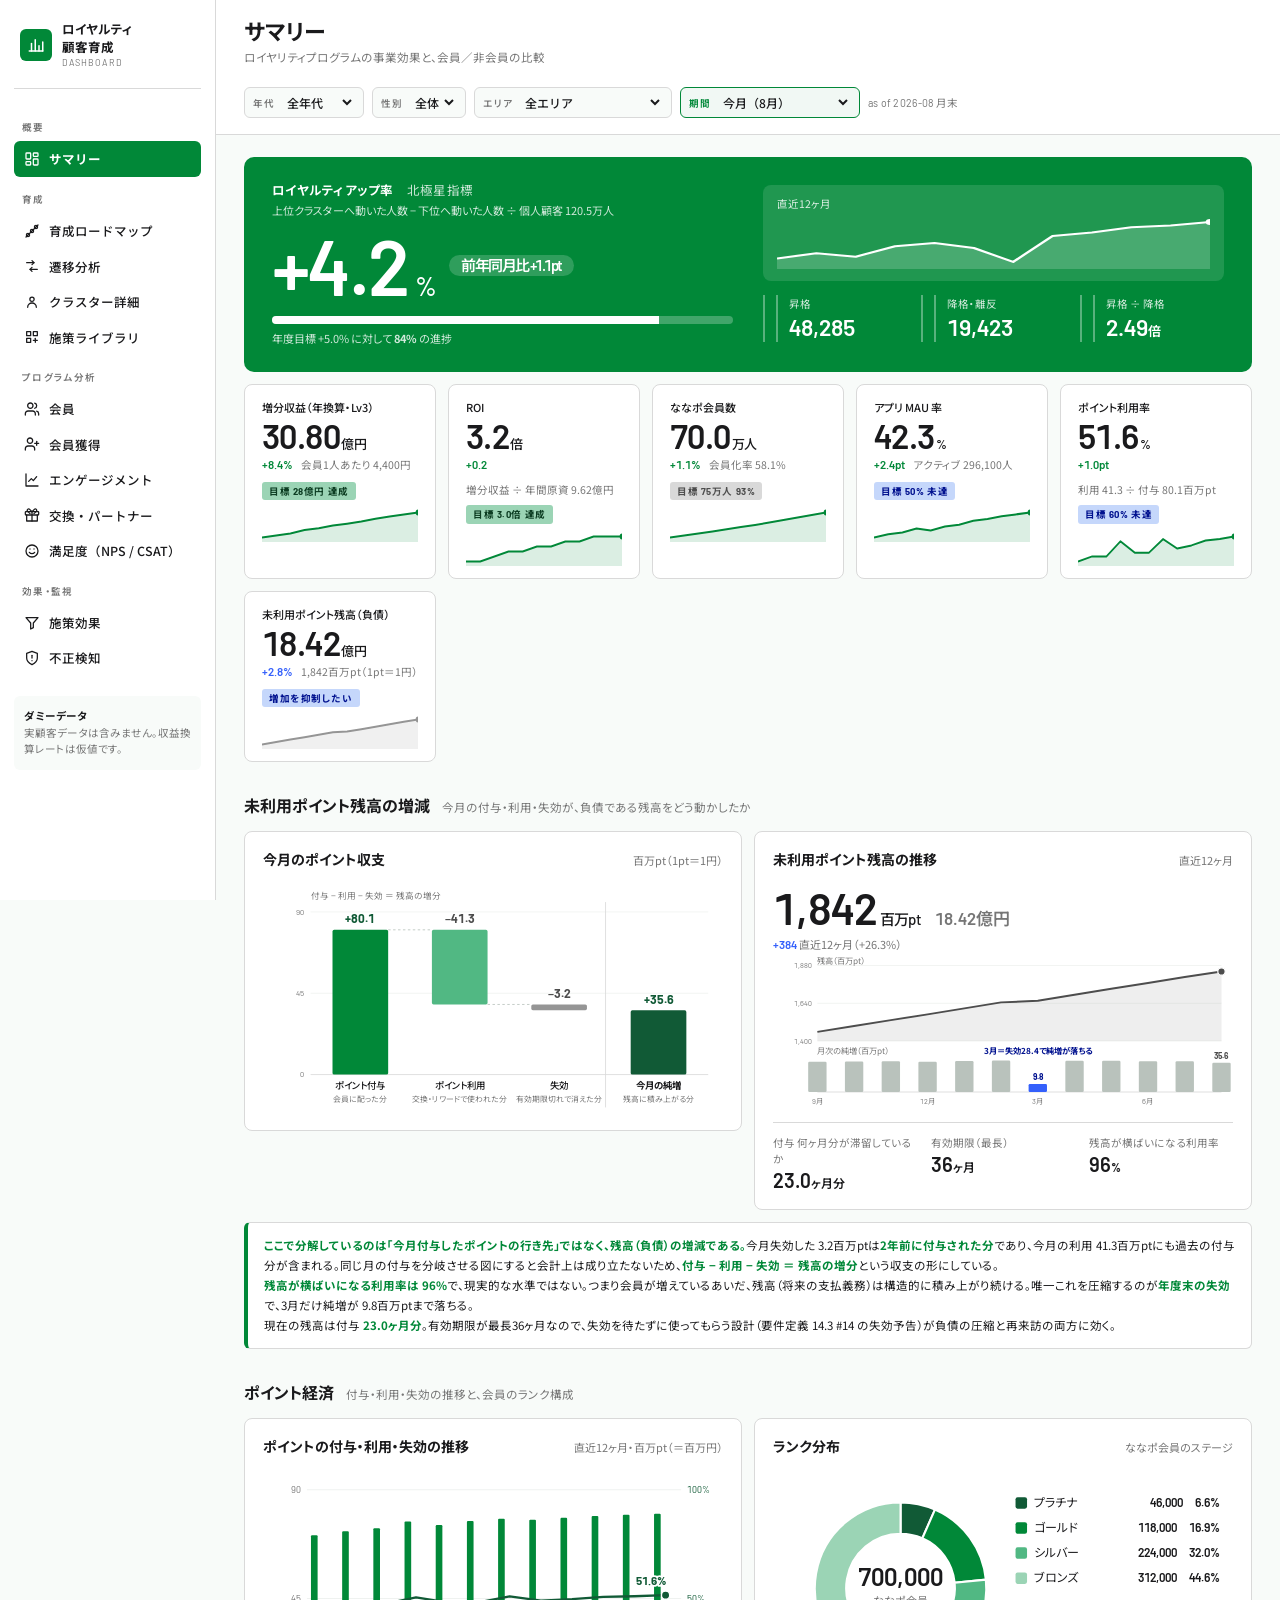
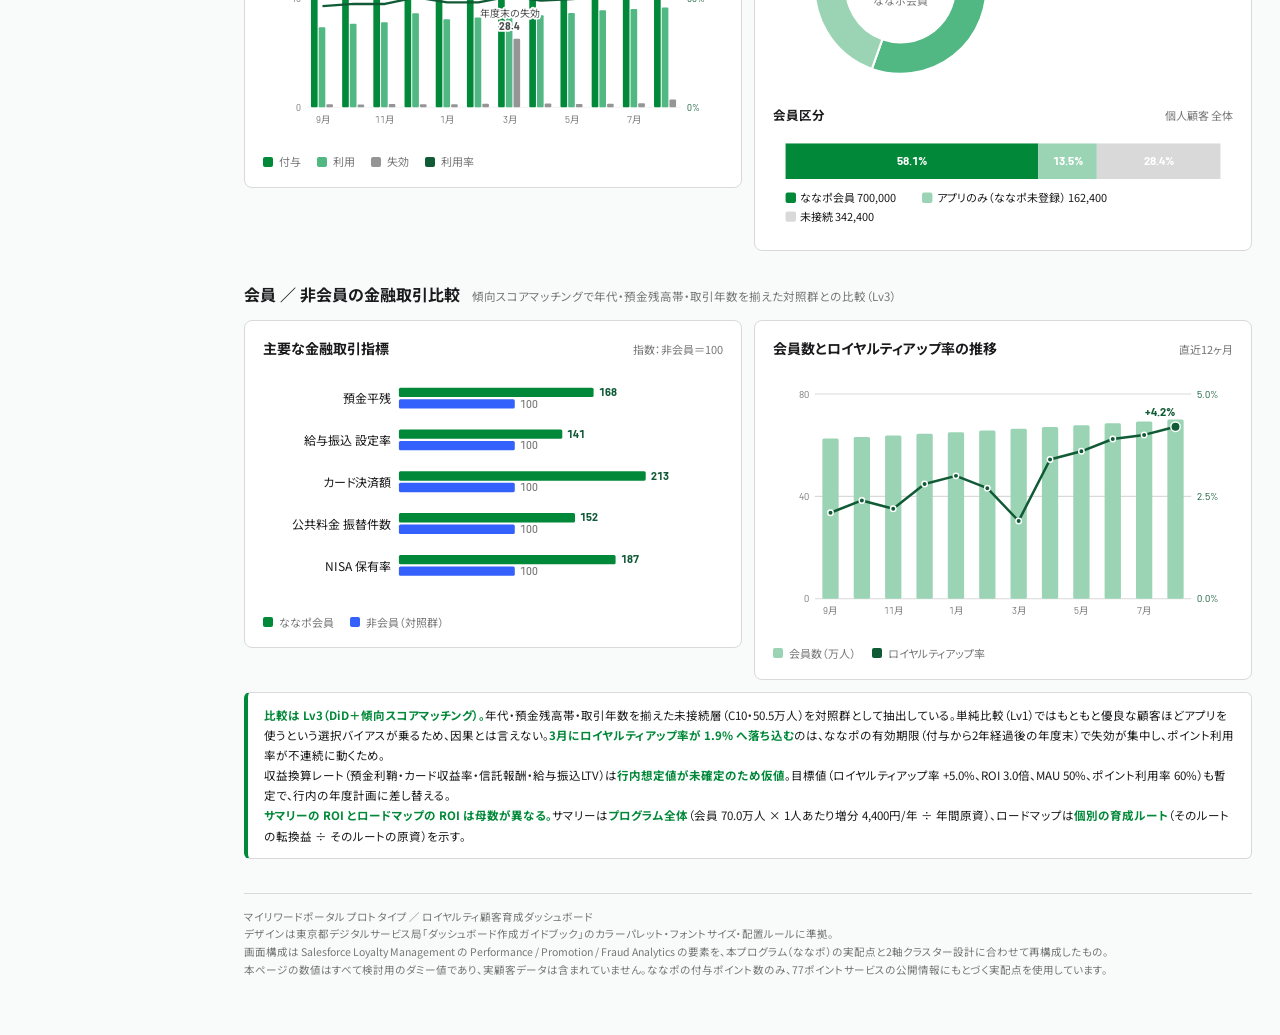
<file: dashboard.html>
<!DOCTYPE html>
<html lang="ja">
<head>
<meta charset="UTF-8">
<meta name="viewport" content="width=device-width, initial-scale=1">
<title>ロイヤルティ顧客育成ダッシュボード</title>
<link rel="preconnect" href="https://fonts.googleapis.com">
<link rel="preconnect" href="https://fonts.gstatic.com" crossorigin>
<link rel="stylesheet" href="https://fonts.googleapis.com/css2?family=Barlow:wght@400;500;600;700&family=Noto+Sans+JP:wght@400;500;700&display=swap">
<style>
/* ============================================================
   東京都版ダッシュボードカラーパレット準拠
   （東京都デジタルサービス局「ダッシュボード作成ガイドブック」）
   ============================================================ */
:root{
  --main:#018838; --main-hover:#016E2D;
  --ink:#1A1A1C; --ink-mute:#767676; --on-fill:#FFFFFF;
  --bg:#F8FBF9; --surface:#FFFFFF; --disabled:#D9D9D9;
  /* グラフ メインパレット（系列1〜3） */
  --g1:#018838; --g2:#115A36; --g3:#51B883; --gbg:#9BD4B5;
  /* グラフ 相対パレット（YES-NO等、反対の意味） */
  --r1:#3460FB; --r2:#00118F; --r3:#00A3BF; --rbg:#C5D7FB;
  /* グラフ 中立パレット（その他・未回答） */
  --n1:#767676; --n2:#4D4D4D; --n3:#959595; --nbg:#D9D9D9;
  --line:#D9D9D9; --line-soft:rgba(26,26,28,.08);
  --jp:"Noto Sans JP","Hiragino Kaku Gothic ProN","Yu Gothic",Meiryo,sans-serif;
  --din:"Barlow","Noto Sans JP",system-ui,sans-serif;
}
*{box-sizing:border-box}
html,body{margin:0;padding:0}
body{
  background:var(--bg); color:var(--ink);
  font-family:var(--jp); font-size:13px; line-height:1.7;
  -webkit-font-smoothing:antialiased; font-feature-settings:"palt" 1;
}
button{font-family:inherit; color:inherit}
:focus-visible{outline:2px solid var(--main); outline-offset:2px}
.tnum{font-variant-numeric:tabular-nums}

/* ---------- shell ---------- */
.shell{display:grid; grid-template-columns:216px minmax(0,1fr); min-height:100vh}
.side{background:var(--surface); border-right:1px solid var(--line); padding:20px 14px; position:sticky; top:0; height:100vh; overflow-y:auto}
.brand{display:flex; gap:10px; align-items:center; padding:0 6px 18px; border-bottom:1px solid var(--line); margin-bottom:16px}
.brand-mark{width:32px; height:32px; border-radius:6px; background:var(--main); display:grid; place-items:center; flex:none}
.brand-mark svg{width:18px; height:18px; stroke:#fff; fill:none; stroke-width:2; stroke-linecap:round; stroke-linejoin:round}
.brand b{display:block; font-size:12.5px; font-weight:700; line-height:1.4}
.brand span{display:block; font-family:var(--din); font-size:9px; letter-spacing:.12em; color:var(--ink-mute)}
.nav-lab{font-family:var(--din); font-size:9.5px; letter-spacing:.14em; color:var(--ink-mute); padding:14px 8px 6px; font-weight:600}
.nav-btn{display:flex; align-items:center; gap:9px; width:100%; padding:9px 10px; border:0; background:none;
  border-radius:6px; font-size:12.5px; font-weight:500; text-align:left; cursor:pointer; line-height:1.4}
.nav-btn svg{width:16px; height:16px; flex:none; stroke:currentColor; fill:none; stroke-width:1.9; stroke-linecap:round; stroke-linejoin:round}
.nav-btn:hover{background:var(--bg)}
.nav-btn[aria-current="page"]{background:var(--main); color:var(--on-fill); font-weight:700}
.side-foot{margin-top:20px; padding:12px 10px; background:var(--bg); border-radius:6px; font-size:10.5px; color:var(--ink-mute); line-height:1.6}

/* ---------- topbar ---------- */
.main{min-width:0; display:flex; flex-direction:column}
.top{background:var(--surface); border-bottom:1px solid var(--line); padding:16px 28px;
  display:flex; align-items:flex-end; justify-content:space-between; gap:20px; flex-wrap:wrap; position:sticky; top:0; z-index:20}
.top h1{margin:0; font-size:22px; font-weight:700; line-height:1.35}
.top p{margin:2px 0 0; font-size:11.5px; color:var(--ink-mute)}
.filters{display:flex; gap:8px; align-items:center; flex-wrap:wrap}
.fset{display:flex; align-items:center; gap:6px; background:var(--bg); border:1px solid var(--line); border-radius:6px; padding:4px 8px}
.fset label{font-family:var(--din); font-size:9.5px; letter-spacing:.1em; color:var(--ink-mute); font-weight:600}
.fset select{border:0; background:none; font-family:var(--jp); font-size:12px; font-weight:500; color:var(--ink); cursor:pointer; padding:1px 2px}
.asof{font-family:var(--din); font-size:10.5px; color:var(--ink-mute); letter-spacing:.03em}

.wrap{padding:22px 28px 56px; flex:1}
.view[hidden]{display:none}
.sec-h{display:flex; align-items:baseline; gap:12px; margin:30px 0 12px; flex-wrap:wrap}
.sec-h:first-child{margin-top:0}
.sec-h h2{margin:0; font-size:16px; font-weight:700}
.sec-h p{margin:0; font-size:11.5px; color:var(--ink-mute)}

/* ---------- cards / kpi ---------- */
.card{background:var(--surface); border:1px solid var(--line); border-radius:8px; padding:16px 18px}
.card-h{display:flex; align-items:baseline; justify-content:space-between; gap:12px; margin-bottom:12px; flex-wrap:wrap}
.card-h h3{margin:0; font-size:14px; font-weight:700}
.card-h span{font-size:11px; color:var(--ink-mute)}

.kpis{display:grid; grid-template-columns:repeat(auto-fit,minmax(178px,1fr)); gap:12px}
.kpi{background:var(--surface); border:1px solid var(--line); border-radius:8px; padding:14px 16px}
.kpi.fill{background:var(--main); border-color:var(--main); color:var(--on-fill)}
.kpi .lab{font-size:11px; font-weight:500; margin-bottom:2px; line-height:1.4}
.kpi.fill .lab{color:rgba(255,255,255,.92)}
.kpi .val{font-family:var(--din); font-size:34px; font-weight:600; line-height:1.15; font-variant-numeric:tabular-nums; letter-spacing:-.01em; white-space:nowrap}
.kpi.fill .val{font-size:36px}
.kpi .val small{font-size:14px; font-weight:500; margin-left:2px}
.kpi .val.w5{font-size:29px} .kpi.fill .val.w5{font-size:31px}
.kpi .val.w7{font-size:25px} .kpi.fill .val.w7{font-size:26px}
.kpi .val.w7 small,.kpi .val.w5 small{font-size:12.5px}
.kpi .sub{font-size:10.5px; color:var(--ink-mute); margin-top:3px; line-height:1.5}
.kpi.fill .sub{color:rgba(255,255,255,.85)}
.delta{font-family:var(--din); font-size:11.5px; font-weight:600; font-variant-numeric:tabular-nums}
.delta.up{color:var(--main)} .delta.down{color:var(--r1)}
.kpi.fill .delta{color:#fff}

/* ---------- roadmap ---------- */
.road{display:grid; grid-template-columns:minmax(0,1fr) 336px; gap:16px; align-items:start}
.road-plot{background:var(--surface); border:1px solid var(--line); border-radius:8px; padding:14px 16px 10px}
#rmSvg{display:block; width:100%; height:auto}
#rmSvg text{font-family:var(--jp)}
#rmSvg .num{font-family:var(--din); font-variant-numeric:tabular-nums}
.bub{cursor:pointer}
.bub circle{transition:none}
@media (prefers-reduced-motion: no-preference){ .bub circle{transition:r .16s ease} }
.rm-legend{display:flex; flex-wrap:wrap; gap:7px 20px; padding:12px 2px 2px; margin-top:8px; border-top:1px solid var(--line); font-size:11px; color:var(--ink-mute)}
.rm-legend i{font-style:normal; display:inline-flex; align-items:center; gap:6px}
.sw{width:11px; height:11px; border-radius:50%; display:inline-block; flex:none}
.swline{width:22px; height:0; border-top:3px solid var(--g1); display:inline-block; flex:none}
.swline.dash{border-top-style:dashed; border-color:var(--r1)}

.routes{display:flex; flex-direction:column; gap:8px}
.rt{width:100%; text-align:left; background:var(--surface); border:1px solid var(--line); border-radius:8px;
  padding:11px 13px; cursor:pointer; display:grid; grid-template-columns:auto 1fr auto; gap:10px; align-items:center}
.rt:hover{border-color:var(--main)}
.rt[aria-pressed="true"]{border-color:var(--main); border-width:2px; padding:10px 12px; background:#F1F8F4}
.rt-rank{font-family:var(--din); font-size:10px; font-weight:700; letter-spacing:.06em; color:var(--on-fill);
  background:var(--n3); border-radius:3px; padding:2px 6px; line-height:1.5}
.rt.pri .rt-rank{background:var(--main)}
.rt-path{display:block; font-family:var(--din); font-size:13px; font-weight:600; letter-spacing:.02em}
.rt-path em{font-style:normal; color:var(--main); padding:0 3px}
.rt-name{display:block; font-size:11px; color:var(--ink-mute); line-height:1.4}
.rt-roi{text-align:right}
.rt-roi b{display:block; font-family:var(--din); font-size:17px; font-weight:600; line-height:1.2}
.rt-roi span{font-family:var(--din); font-size:9px; letter-spacing:.1em; color:var(--ink-mute)}

.rt-detail{background:var(--surface); border:1px solid var(--line); border-radius:8px; padding:16px 18px; margin-top:16px}
.rd-head{display:flex; align-items:center; gap:12px; flex-wrap:wrap; margin-bottom:4px}
.rd-head h3{margin:0; font-size:17px; font-weight:700}
.rd-flow{font-family:var(--din); font-size:13px; font-weight:600; background:var(--bg); border:1px solid var(--line); border-radius:5px; padding:3px 10px}
.rd-flow em{font-style:normal; color:var(--main); padding:0 4px}
.rd-note{font-size:12px; color:var(--ink-mute); margin:0 0 16px; max-width:64em}
.rd-grid{display:grid; grid-template-columns:repeat(auto-fit,minmax(150px,1fr)); gap:16px 22px; padding-bottom:16px; border-bottom:1px solid var(--line); margin-bottom:16px}
.rd-stat .l{font-size:10.5px; color:var(--ink-mute); margin-bottom:1px}
.rd-stat .v{font-family:var(--din); font-size:24px; font-weight:600; line-height:1.2; font-variant-numeric:tabular-nums}
.rd-stat .v small{font-size:12px; font-weight:500; margin-left:1px}
.rd-cols{display:grid; grid-template-columns:repeat(auto-fit,minmax(230px,1fr)); gap:20px}
.rd-cols h4{margin:0 0 8px; font-family:var(--din); font-size:10px; letter-spacing:.13em; color:var(--ink-mute); font-weight:700}
.lever{display:flex; gap:9px; align-items:flex-start; padding:7px 0; border-bottom:1px solid var(--line-soft); font-size:12px}
.lever:last-child{border-bottom:0}
.lever .tag{font-family:var(--din); font-size:9px; font-weight:700; letter-spacing:.06em; padding:2px 6px; border-radius:3px;
  background:var(--gbg); color:#0C3D22; flex:none; margin-top:2px}
.barlist{display:flex; flex-direction:column; gap:9px}
.brow{display:grid; grid-template-columns:106px minmax(0,1fr) 74px; gap:9px; align-items:center; font-size:11.5px}
.brow .bt{height:9px; border-radius:2px; background:var(--nbg); overflow:hidden}
.brow .bt i{display:block; height:100%; background:var(--g1)}
.brow .bv{font-family:var(--din); font-size:12px; font-variant-numeric:tabular-nums; text-align:right; font-weight:600}

/* ---------- tables ---------- */
.tw{overflow-x:auto; background:var(--surface); border:1px solid var(--line); border-radius:8px}
table{border-collapse:collapse; width:100%; min-width:640px; font-size:12px}
th,td{padding:10px 14px; text-align:left; border-bottom:1px solid var(--line-soft); vertical-align:middle}
thead th{font-family:var(--din); font-size:9.5px; letter-spacing:.11em; color:var(--ink-mute); font-weight:700;
  background:var(--bg); border-bottom:1px solid var(--line); white-space:nowrap}
tbody tr:last-child td{border-bottom:0}
tbody tr:hover{background:var(--bg)}
td.n,th.n{text-align:right; font-family:var(--din); font-variant-numeric:tabular-nums}
.cid{font-family:var(--din); font-size:11px; font-weight:700; letter-spacing:.04em}
.pill{display:inline-block; font-size:10.5px; font-weight:700; padding:2px 8px; border-radius:11px; line-height:1.6; white-space:nowrap}
.pill.keep{background:var(--gbg); color:#0C3D22}
.pill.grow{background:var(--main); color:var(--on-fill)}
.pill.risk{background:var(--rbg); color:var(--r2)}
.pill.low{background:var(--nbg); color:var(--n2)}

/* ---------- charts ---------- */
.chart-grid{display:grid; grid-template-columns:repeat(auto-fit,minmax(290px,1fr)); gap:12px; align-items:start}
.col2{display:grid; grid-template-columns:repeat(auto-fit,minmax(330px,1fr)); gap:12px; align-items:start; margin-top:12px}
.col2 > div{display:flex; flex-direction:column; gap:12px}
svg.c{display:block; width:100%; height:auto; font-family:var(--jp)}
svg.c .num{font-family:var(--din); font-variant-numeric:tabular-nums}
.legend{display:flex; flex-wrap:wrap; gap:6px 16px; font-size:11px; color:var(--ink-mute); margin-top:10px}
.legend i{font-style:normal; display:inline-flex; align-items:center; gap:6px}
.legend .sq{width:10px; height:10px; border-radius:2px; flex:none}

/* ---------- 残高カード ---------- */
.bal{display:flex; align-items:baseline; gap:14px; flex-wrap:wrap; margin-bottom:2px}
.bal .n{font-family:var(--din); font-size:44px; font-weight:600; line-height:1.1; font-variant-numeric:tabular-nums; letter-spacing:-.015em}
.bal .n small{font-size:15px; font-weight:500; margin-left:2px}
.bal .y{font-family:var(--din); font-size:17px; font-weight:600; color:var(--ink-mute); font-variant-numeric:tabular-nums}
.balrow{display:grid; grid-template-columns:repeat(3,1fr); gap:14px; margin-top:12px; padding-top:12px; border-top:1px solid var(--line)}
.balrow .l{font-size:10.5px; color:var(--ink-mute); line-height:1.5}
.balrow .v{font-family:var(--din); font-size:20px; font-weight:600; font-variant-numeric:tabular-nums; line-height:1.3}

/* ---------- サマリー：コックピット ---------- */
.hero{background:var(--main); color:var(--on-fill); border-radius:10px; padding:22px 28px 24px;
  display:grid; grid-template-columns:minmax(0,1fr) minmax(0,1fr); gap:30px; align-items:center; margin-bottom:12px}
.hero-lab{font-size:12.5px; font-weight:700; letter-spacing:.02em; margin-bottom:2px}
.hero-sub{font-size:11px; color:rgba(255,255,255,.82); line-height:1.6}
.hero-val{font-family:var(--din); font-size:78px; font-weight:600; line-height:1; letter-spacing:-.02em;
  font-variant-numeric:tabular-nums; display:flex; align-items:baseline; gap:6px; margin:6px 0 10px}
.hero-val small{font-size:26px; font-weight:500}
.hero-val .dlt{font-family:var(--din); font-size:15px; font-weight:600; background:rgba(255,255,255,.18);
  border-radius:20px; padding:3px 12px; margin-left:8px; align-self:center}
.hero-gauge{height:8px; border-radius:4px; background:rgba(255,255,255,.25); overflow:hidden; margin:12px 0 6px}
.hero-gauge i{display:block; height:100%; background:#FFFFFF}
.hero-right{display:grid; gap:14px}
.hero-spark{background:rgba(255,255,255,.12); border-radius:8px; padding:10px 14px 6px}
.hero-spark .t{font-size:10.5px; color:rgba(255,255,255,.85); margin-bottom:2px}
.hero-mini{display:grid; grid-template-columns:repeat(3,1fr); gap:14px}
.hero-mini div{border-left:2px solid rgba(255,255,255,.35); padding-left:11px}
.hero-mini .l{font-size:10.5px; color:rgba(255,255,255,.82)}
.hero-mini .v{font-family:var(--din); font-size:23px; font-weight:600; font-variant-numeric:tabular-nums; line-height:1.25}

.vitals{display:grid; grid-template-columns:repeat(auto-fit,minmax(172px,1fr)); gap:12px}
.vital{background:var(--surface); border:1px solid var(--line); border-radius:8px; padding:15px 17px 12px;
  display:flex; flex-direction:column; gap:2px}
.vital .l{font-size:11px; font-weight:500; line-height:1.4}
.vital .v{font-family:var(--din); font-size:34px; font-weight:600; line-height:1.1; font-variant-numeric:tabular-nums;
  letter-spacing:-.015em; white-space:nowrap}
.vital .v small{font-size:13px; font-weight:500; margin-left:1px}
.vital .m{display:flex; align-items:baseline; gap:8px; flex-wrap:wrap; font-size:10.5px; color:var(--ink-mute); line-height:1.5}
.vital svg{margin-top:6px}
.tgt{display:inline-block; font-family:var(--din); font-size:9.5px; font-weight:700; letter-spacing:.06em;
  padding:2px 7px; border-radius:3px; white-space:nowrap}
.tgt.ok{background:var(--gbg); color:#0C3D22}
.tgt.ng{background:var(--rbg); color:var(--r2)}
.tgt.na{background:var(--nbg); color:var(--n2)}

/* ---------- 施策ライブラリ ---------- */
.tcards{display:grid; grid-template-columns:repeat(auto-fit,minmax(268px,1fr)); gap:12px}
.tcard{background:var(--surface); border:1px solid var(--line); border-radius:8px; padding:14px 16px; border-top:3px solid var(--n3)}
.tcard-h{display:flex; align-items:baseline; gap:8px; margin-bottom:5px}
.tcard-h b{font-size:13px; font-weight:700}
.tcard-h .tid{font-family:var(--din); font-size:10px; font-weight:700; letter-spacing:.08em; color:var(--on-fill); border-radius:3px; padding:2px 6px}
.tcard p{margin:0 0 8px; font-size:11px; color:var(--ink-mute); line-height:1.65}
.tcard ul{margin:0 0 9px; padding-left:15px; font-size:11px; line-height:1.7}
.tcard ul li::marker{color:var(--n3)}
.tcard .gap{display:flex; align-items:center; gap:7px; padding-top:9px; border-top:1px solid var(--line-soft); font-size:10.5px; color:var(--ink-mute)}
.pid{display:inline-block; font-family:var(--din); font-size:10px; font-weight:700; letter-spacing:.04em;
  padding:2px 6px; border-radius:3px; margin:1px 3px 1px 0; white-space:nowrap}
.pid.main{background:var(--main); color:var(--on-fill)}
.pid.sub{background:var(--nbg); color:var(--n2)}
.playgrid{display:grid; grid-template-columns:repeat(auto-fit,minmax(300px,1fr)); gap:0 24px; align-items:start}
.phases{display:grid; grid-template-columns:repeat(auto-fit,minmax(250px,1fr)); gap:12px; align-items:start}
.phase{background:var(--surface); border:1px solid var(--line); border-radius:8px; padding:14px 16px}
.phase-h{display:flex; align-items:baseline; gap:8px; margin-bottom:3px}
.phase-h b{font-size:13px; font-weight:700}
.phase-h .w{font-family:var(--din); font-size:10px; font-weight:700; letter-spacing:.08em; color:var(--main)}
.phase > p{margin:0 0 10px; font-size:10.5px; color:var(--ink-mute); line-height:1.6}
.phase-i{display:flex; gap:9px; align-items:flex-start; padding:6px 0; border-bottom:1px solid var(--line-soft); font-size:11.5px; line-height:1.55}
.phase-i:last-child{border-bottom:0}
.phase-i em{font-style:normal; display:block; font-size:10.5px; color:var(--ink-mute)}
.pbar{display:flex; height:26px; border-radius:4px; overflow:hidden; margin-top:4px}
.pbar span{display:flex; align-items:center; justify-content:center; font-family:var(--din); font-size:10px;
  font-weight:700; color:var(--on-fill); min-width:0; overflow:hidden; white-space:nowrap}
.note{background:var(--surface); border:1px solid var(--line); border-left:4px solid var(--main); border-radius:6px;
  padding:12px 16px; font-size:11.5px; line-height:1.75; margin-top:12px}
.note b{color:var(--main)}
/* 週次運用パーツ */
.fset.per{border-color:var(--main); background:#F1F8F4}
.fset.per label{color:var(--main)}
.digest{background:var(--surface); border:1px solid var(--line); border-radius:8px; padding:14px 18px; margin-bottom:12px}
.digest h3{margin:0 0 10px; font-size:13px; font-weight:700; display:flex; align-items:center; gap:8px}
.digest h3 .per{font-family:var(--din); font-size:10px; letter-spacing:.1em; color:var(--on-fill); background:var(--main); border-radius:3px; padding:2px 7px}
.dg{display:grid; grid-template-columns:74px 1fr auto; gap:12px; align-items:baseline; padding:8px 0; border-bottom:1px solid var(--line-soft); font-size:12px}
.dg:last-child{border-bottom:0}
.dg .d{font-family:var(--din); font-size:14px; font-weight:700; font-variant-numeric:tabular-nums; text-align:right}
.dg .d.up{color:var(--main)} .dg .d.down{color:var(--r1)} .dg .d.flat{color:var(--ink-mute)}
.dg .act{font-size:11px; color:var(--ink-mute); text-align:right; white-space:nowrap}
.dg-none{font-size:12px; color:var(--ink-mute); padding:6px 0}

.pipe{display:grid; grid-template-columns:repeat(auto-fit,minmax(210px,1fr)); gap:10px}
.pipe-card{background:var(--surface); border:1px solid var(--line); border-radius:8px; padding:13px 15px}
.pipe-card.hot{border-color:var(--main); border-width:2px; padding:12px 14px}
.pipe-h{display:flex; align-items:baseline; gap:8px; margin-bottom:6px}
.pipe-h b{font-family:var(--din); font-size:13px; font-weight:700}
.pipe-h span{font-size:10.5px; color:var(--ink-mute)}
.pipe-n{font-family:var(--din); font-size:26px; font-weight:600; font-variant-numeric:tabular-nums; line-height:1.2}
.pipe-n small{font-size:12px; font-weight:500; margin-left:2px}
.pipe-sub{font-size:10.5px; color:var(--ink-mute); line-height:1.55; margin:2px 0 9px}
.pipe-acts{display:flex; flex-direction:column; gap:4px}
.pa{display:grid; grid-template-columns:1fr auto; gap:8px; font-size:11px; align-items:baseline}
.pa b{font-family:var(--din); font-variant-numeric:tabular-nums; font-weight:600}
.pa i{font-style:normal; display:block; height:4px; border-radius:2px; background:var(--gbg); margin-top:3px}

.pace{display:grid; grid-template-columns:1fr; gap:8px}
.pace-bar{position:relative; height:22px; border-radius:4px; background:#EFF3F0; overflow:hidden}
.pace-bar i{display:block; height:100%; background:var(--g1)}
.pace-bar u{position:absolute; top:-3px; bottom:-3px; width:2px; background:var(--ink); text-decoration:none}
.pace-lab{display:flex; justify-content:space-between; font-size:11px; color:var(--ink-mute)}

#migSvg{display:block; width:100%; height:auto; font-family:var(--jp)}
#migSvg text{font-family:var(--jp)}
#migSvg .num{font-family:var(--din); font-variant-numeric:tabular-nums}

.queue td .own{display:inline-flex; align-items:center; gap:6px}
.queue td .av{width:20px; height:20px; border-radius:50%; background:var(--gbg); color:#0C3D22;
  font-size:9.5px; font-weight:700; display:grid; place-items:center; flex:none}
.st{display:inline-block; font-size:10.5px; font-weight:700; padding:2px 8px; border-radius:11px; white-space:nowrap}
.st.run{background:var(--main); color:var(--on-fill)}
.st.wait{background:var(--nbg); color:var(--n2)}
.st.late{background:var(--rbg); color:var(--r2)}
.st.done{background:var(--gbg); color:#0C3D22}

.foot{margin-top:34px; padding-top:14px; border-top:1px solid var(--line); font-size:10.5px; color:var(--ink-mute); line-height:1.7}

@media (max-width:1180px){ .road{grid-template-columns:1fr} }
@media (max-width:860px){
  .shell{grid-template-columns:1fr}
  .side{position:static; height:auto; border-right:0; border-bottom:1px solid var(--line)}
  .side nav{display:flex; flex-wrap:wrap; gap:6px}
  .nav-lab{display:none}
  .nav-btn{width:auto}
  .wrap{padding:18px 16px 40px}
  .top{padding:14px 16px}
}
</style>
</head>
<body>

<div class="shell">
  <aside class="side">
    <div class="brand">
      <div class="brand-mark">
        <svg viewBox="0 0 24 24"><path d="M3 20h18"/><path d="M6 20V10"/><path d="M11 20V5"/><path d="M16 20v-7"/><path d="M21 20V8"/></svg>
      </div>
      <div>
        <b>ロイヤルティ<br>顧客育成</b>
        <span>DASHBOARD</span>
      </div>
    </div>
    <nav id="nav">
      <div class="nav-lab">概要</div>
      <button type="button" class="nav-btn" data-v="sum" aria-current="page">
        <svg viewBox="0 0 24 24"><rect x="3" y="3" width="7" height="9" rx="1"/><rect x="14" y="3" width="7" height="5" rx="1"/><rect x="14" y="12" width="7" height="9" rx="1"/><rect x="3" y="16" width="7" height="5" rx="1"/></svg>
        サマリー
      </button>
      <div class="nav-lab">育成</div>
      <button type="button" class="nav-btn" data-v="road">
        <svg viewBox="0 0 24 24"><path d="M3 21 21 3"/><circle cx="6" cy="18" r="2.4"/><circle cx="12" cy="12" r="2.4"/><circle cx="18" cy="6" r="2.4"/></svg>
        育成ロードマップ
      </button>
      <button type="button" class="nav-btn" data-v="mig">
        <svg viewBox="0 0 24 24"><path d="M4 7h11"/><path d="m12 4 3 3-3 3"/><path d="M20 17H9"/><path d="m12 14-3 3 3 3"/></svg>
        遷移分析
      </button>
      <button type="button" class="nav-btn" data-v="cl">
        <svg viewBox="0 0 24 24"><circle cx="12" cy="8" r="3.2"/><path d="M5.5 20a6.5 6.5 0 0 1 13 0"/></svg>
        クラスター詳細
      </button>
      <button type="button" class="nav-btn" data-v="play">
        <svg viewBox="0 0 24 24"><path d="M4 4h6v6H4z"/><path d="M14 4h6v6h-6z"/><path d="M4 14h6v6H4z"/><path d="M17 14v6"/><path d="M14 17h6"/></svg>
        施策ライブラリ
      </button>
      <div class="nav-lab">プログラム分析</div>
      <button type="button" class="nav-btn" data-v="mem">
        <svg viewBox="0 0 24 24"><path d="M17 21v-2a4 4 0 0 0-4-4H6a4 4 0 0 0-4 4v2"/><circle cx="9.5" cy="7" r="4"/><path d="M22 21v-2a4 4 0 0 0-3-3.87"/><path d="M16 3.13a4 4 0 0 1 0 7.75"/></svg>
        会員
      </button>
      <button type="button" class="nav-btn" data-v="acq">
        <svg viewBox="0 0 24 24"><path d="M16 21v-2a4 4 0 0 0-4-4H6a4 4 0 0 0-4 4v2"/><circle cx="9" cy="7" r="4"/><path d="M19 8v6"/><path d="M22 11h-6"/></svg>
        会員獲得
      </button>
      <button type="button" class="nav-btn" data-v="eng">
        <svg viewBox="0 0 24 24"><path d="M3 3v18h18"/><path d="m7 14 4-4 3 3 5-6"/></svg>
        エンゲージメント
      </button>
      <button type="button" class="nav-btn" data-v="prt">
        <svg viewBox="0 0 24 24"><path d="M20 12v9H4v-9"/><rect x="2" y="7" width="20" height="5" rx="1"/><path d="M12 21V7"/><path d="M12 7 8.5 3.5a2.1 2.1 0 1 0-3 3L9 10"/><path d="M12 7l3.5-3.5a2.1 2.1 0 1 1 3 3L15 10"/></svg>
        交換・パートナー
      </button>
      <button type="button" class="nav-btn" data-v="sat">
        <svg viewBox="0 0 24 24"><circle cx="12" cy="12" r="9"/><path d="M8 14s1.5 2 4 2 4-2 4-2"/><path d="M9 9h.01"/><path d="M15 9h.01"/></svg>
        満足度（NPS / CSAT）
      </button>

      <div class="nav-lab">効果・監視</div>
      <button type="button" class="nav-btn" data-v="camp">
        <svg viewBox="0 0 24 24"><path d="M3 4h18l-7 8v7l-4 2v-9Z"/></svg>
        施策効果
      </button>
      <button type="button" class="nav-btn" data-v="fraud">
        <svg viewBox="0 0 24 24"><path d="M12 22s8-4 8-10V5l-8-3-8 3v7c0 6 8 10 8 10Z"/><path d="M12 8v4"/><path d="M12 16h.01"/></svg>
        不正検知
      </button>
    </nav>
    <div class="side-foot">
      <strong style="color:var(--ink)">ダミーデータ</strong><br>
      実顧客データは含みません。収益換算レートは仮値です。
    </div>
  </aside>

  <div class="main">
    <header class="top">
      <div>
        <h1 id="tTitle">サマリー</h1>
        <p id="tSub">ロイヤリティプログラムの事業効果と、会員／非会員の比較</p>
      </div>
      <div class="filters">
        <div class="fset"><label for="fAge">年代</label>
          <select id="fAge"><option>全年代</option><option>20代以下</option><option>30代</option><option>40代</option><option>50代</option><option>60代</option><option>70代以上</option></select></div>
        <div class="fset"><label for="fSex">性別</label>
          <select id="fSex"><option>全体</option><option>男性</option><option>女性</option></select></div>
        <div class="fset"><label for="fArea">エリア</label>
          <select id="fArea"><option>全エリア</option><option>仙台市</option><option>仙台市以外・宮城県内</option><option>県外</option></select></div>
        <div class="fset per"><label for="fPeriod">期間</label>
          <select id="fPeriod">
            <option value="w">今週（9/1〜9/5）</option>
            <option value="m" selected>今月（8月）</option>
            <option value="q">四半期（6〜8月）</option>
            <option value="y">年度累計（4〜8月）</option>
          </select></div>
        <span class="asof">as of 2026-08 月末</span>
      </div>
    </header>

    <div class="wrap">
      <!-- ============ サマリー ============ -->
      <section class="view" id="v-sum">
        <div class="hero" id="hero"></div>
        <div class="vitals" id="vitals"></div>

        <div class="sec-h"><h2>未利用ポイント残高の増減</h2>
          <p>今月の付与・利用・失効が、負債である残高をどう動かしたか</p></div>
        <div class="chart-grid">
          <div class="card"><div class="card-h"><h3>今月のポイント収支</h3><span>百万pt（1pt＝1円）</span></div>
            <svg class="c" id="cWaterfall" viewBox="0 0 560 300" role="img" aria-label="今月のポイント収支"></svg>
          </div>
          <div class="card"><div class="card-h"><h3>未利用ポイント残高の推移</h3><span>直近12ヶ月</span></div>
            <div id="balHead"></div>
            <svg class="c" id="cBalance" viewBox="0 0 560 190" role="img" aria-label="未利用ポイント残高の推移"></svg>
            <div id="balFoot"></div>
          </div>
        </div>
        <div class="note" id="balNote"></div>

        <div class="sec-h"><h2>ポイント経済</h2><p>付与・利用・失効の推移と、会員のランク構成</p></div>
        <div class="chart-grid">
          <div class="card"><div class="card-h"><h3>ポイントの付与・利用・失効の推移</h3><span>直近12ヶ月・百万pt（＝百万円）</span></div>
            <svg class="c" id="cPoints" viewBox="0 0 440 260" role="img" aria-label="ポイントの付与・利用・失効の推移"></svg>
            <div class="legend"><i><span class="sq" style="background:var(--g1)"></span>付与</i><i><span class="sq" style="background:var(--g3)"></span>利用</i><i><span class="sq" style="background:var(--n3)"></span>失効</i><i><span class="sq" style="background:var(--g2)"></span>利用率</i></div>
          </div>
          <div class="card"><div class="card-h"><h3>ランク分布</h3><span>ななポ会員のステージ</span></div>
            <svg class="c" id="cTier" viewBox="0 0 440 250" role="img" aria-label="ランク分布"></svg>
            <div class="card-h" style="margin:14px 0 8px"><h3 style="font-size:12.5px">会員区分</h3><span>個人顧客 全体</span></div>
            <svg class="c" id="cSeg" viewBox="0 0 440 96" role="img" aria-label="会員区分"></svg>
          </div>
        </div>

        <div class="sec-h"><h2>会員 ／ 非会員の金融取引比較</h2><p>傾向スコアマッチングで年代・預金残高帯・取引年数を揃えた対照群との比較（Lv3）</p></div>
        <div class="chart-grid">
          <div class="card"><div class="card-h"><h3>主要な金融取引指標</h3><span>指数：非会員＝100</span></div>
            <svg class="c" id="cCompare" viewBox="0 0 440 250" role="img" aria-label="会員と非会員の金融取引指標の比較"></svg>
            <div class="legend"><i><span class="sq" style="background:var(--g1)"></span>ななポ会員</i><i><span class="sq" style="background:var(--r1)"></span>非会員（対照群）</i></div>
          </div>
          <div class="card"><div class="card-h"><h3>会員数とロイヤルティアップ率の推移</h3><span>直近12ヶ月</span></div>
            <svg class="c" id="cTrend" viewBox="0 0 440 250" role="img" aria-label="会員数とロイヤルティアップ率の月次推移"></svg>
            <div class="legend"><i><span class="sq" style="background:var(--gbg)"></span>会員数（万人）</i><i><span class="sq" style="background:var(--g2)"></span>ロイヤルティアップ率</i></div>
          </div>
        </div>
        <div class="note" id="sumNote"></div>
      </section>

      <!-- ============ 育成ロードマップ ============ -->
      <section class="view" id="v-road" hidden>
        <div class="kpis" id="roadKpis"></div>

        <div class="sec-h"><h2>変化ダイジェスト</h2><p>選択期間で動いたものだけを表示します。動いていない指標は出しません。</p></div>
        <div class="digest" id="digest"></div>

        <div class="sec-h">
          <h2>ロイヤルティ顧客育成ロードマップ</h2>
          <p>縦軸＝デジタル接点スコア／横軸＝取引の広がりスコア。<strong>矢印の太さは選択期間の実績遷移人数</strong>、バブルの脇は同期間の増減。</p>
        </div>

        <div class="road">
          <div class="road-plot">
            <svg id="rmSvg" viewBox="0 0 790 664" role="img" aria-label="2軸クラスターマップと育成ルート"></svg>
            <div class="rm-legend">
              <i><span class="sw" style="background:var(--g2)"></span><span class="sw" style="background:var(--g1)"></span><span class="sw" style="background:var(--g3)"></span><span class="sw" style="background:var(--gbg)"></span>色＝ななポ実績（月間付与pt）</i>
              <i><span class="sw" style="background:var(--nbg);width:15px;height:15px"></span>面積＝人数</i>
              <i><span class="swline"></span>育成ルート（実績フロー）</i>
              <i><span class="swline dash"></span>離反リスク</i>
              <i style="color:#959595">※ 数値は選択期間の実績遷移人数</i>
            </div>
          </div>

          <div>
            <div class="sec-h" style="margin:0 0 10px"><h2 style="font-size:14px">育成ルート（ROI順）</h2></div>
            <div class="routes" id="routeList"></div>
          </div>
        </div>

        <div class="rt-detail" id="rtDetail" aria-live="polite"></div>

        <div class="sec-h">
          <h2>昇格予備軍</h2>
          <p>クラスター境界まであと少しの顧客。<strong>今週アプローチすべき対象</strong>で、月末の遷移はここから生まれます。</p>
        </div>
        <div class="pipe" id="pipe"></div>
        <div class="note" id="pipeNote"></div>

        <div class="sec-h"><h2>原資消化ペース</h2><p>月次のポイント原資予算に対する消化状況。縦線が日割ペース。</p></div>
        <div class="card"><div class="pace" id="pace"></div></div>

        <div class="sec-h"><h2>アクションキュー</h2><p>週次の運用単位。担当・期限・ステータスを持つ実行タスク。</p></div>
        <div class="tw"><table class="queue" id="queueTable">
          <thead><tr><th>ルート</th><th>今週のアクション</th><th>チャネル</th><th class="n">対象</th><th>担当</th><th>期限</th><th>状態</th></tr></thead>
          <tbody></tbody>
        </table></div>

        <div class="sec-h"><h2>クラスター一覧</h2><p>行をクリックすると該当クラスターのルートを選択します</p></div>
        <div class="tw"><table id="clTable">
          <thead><tr>
            <th>ID</th><th>クラスター</th><th>位置</th><th class="n">人数</th><th class="n">構成比</th>
            <th class="n">取引の広がり</th><th class="n">デジタル接点</th><th class="n">ななポ実績</th><th class="n">通知許諾</th><th>方針</th>
          </tr></thead><tbody></tbody>
        </table></div>
        <div class="note">
          <b>読み方：</b>右上ほどロイヤル。<b>色が濃い＝ななポ実績（＝収益貢献）が大きい</b>ため、
          「色は濃いのに左下にいる」クラスター（C3 サイレント優良）は、失ったときの損失が最も大きい。
          育成とは、バブルを<b>右上へ動かすこと</b>であり、矢印はそのための経路と施策を表す。
        </div>
      </section>

      <!-- ============ 遷移分析 ============ -->
      <section class="view" id="v-mig" hidden>
        <div class="kpis" id="migKpis"></div>
        <div class="sec-h"><h2>クラスター遷移マトリクス</h2><p>行＝期首クラスター、列＝期末クラスター。対角＝滞留。色が濃いほど人数が多い。</p></div>
        <div class="card"><svg id="migSvg" viewBox="0 0 900 560" role="img" aria-label="クラスター遷移マトリクス"></svg></div>
        <div class="chart-grid" style="margin-top:12px">
          <div class="card"><div class="card-h"><h3>昇格 ／ 降格の内訳</h3><span>選択期間・上位10件</span></div>
            <svg class="c" id="cFlows" viewBox="0 0 440 300" role="img" aria-label="昇格と降格の内訳"></svg>
            <div class="legend"><i><span class="sq" style="background:var(--g1)"></span>昇格</i><i><span class="sq" style="background:var(--r1)"></span>降格・離反</i></div>
          </div>
          <div class="card"><div class="card-h"><h3>期首 → 期末の人数変化</h3><span>クラスター別</span></div>
            <svg class="c" id="cDelta" viewBox="0 0 440 300" role="img" aria-label="クラスター別の人数変化"></svg>
          </div>
        </div>
        <div class="note" id="migNote"></div>
      </section>

      <!-- ============ クラスター詳細 ============ -->
      <section class="view" id="v-cl" hidden>
        <div class="sec-h"><h2 id="clTitle">クラスター詳細</h2><p id="clSub"></p></div>
        <div class="kpis" id="clKpis"></div>
        <div class="col2">
          <div>
            <div class="card"><div class="card-h"><h3>年代構成</h3><span>クラスター内の構成比</span></div>
              <svg class="c" id="cAge" viewBox="0 0 440 230" role="img" aria-label="年代構成"></svg></div>
            <div class="card"><div class="card-h"><h3>ななポ付与の内訳</h3><span>月間平均 pt／人</span></div>
              <svg class="c" id="cNana" viewBox="0 0 440 230" role="img" aria-label="ななポ付与の内訳"></svg>
              <p style="font-size:10.5px;color:var(--ink-mute);margin:10px 0 0;line-height:1.6">
                77ポイントサービスの実配点（預金残高 10〜2,000pt／ローン残高 10〜80pt／給与・年金受取 各20pt／
                キャッシュレス決済 10〜80pt／公共料金 各5pt）にもとづく想定平均。</p></div>
          </div>
          <div>
            <div class="card"><div class="card-h"><h3>スコア内訳</h3><span>各構成要素の充足率</span></div>
              <div id="scoreBars"></div></div>
            <div class="card"><div class="card-h"><h3>推奨アクション</h3><span>既存CMSのレバーに対応</span></div>
              <div id="clActions"></div></div>
          </div>
        </div>
        <div class="card" style="margin-top:12px">
          <div class="card-h"><h3>施策ライブラリの打ち手</h3>
            <span>他行ベンチマークから導出。<span class="pid main">主軸</span>＝原資の中心、<span class="pid sub">補助</span>＝上乗せ</span></div>
          <div class="playgrid" id="clPlay"></div>
        </div>
      </section>

      <!-- ============ 施策ライブラリ ============ -->
      <section class="view" id="v-play" hidden>
        <div class="kpis" id="playKpis"></div>

        <div class="sec-h">
          <h2>他行に学ぶ6つの型</h2>
          <p>ポイント戦略に長けた17の金融機関の施策を、設計の型で分類したもの。右下の判定は<strong>ななポの現状</strong>。</p>
        </div>
        <div class="tcards" id="tcards"></div>

        <div class="col2">
          <div>
            <div class="card"><div class="card-h"><h3>原資配分の構造</h3><span>年間ポイント原資に占める割合</span></div>
              <svg class="c" id="cAlloc" viewBox="0 0 440 260" role="img" aria-label="原資配分の現状と実施後"></svg>
              <div class="legend"><i><span class="sq" style="background:var(--n3)"></span>現状（ななポ実配点）</i><i><span class="sq" style="background:var(--g1)"></span>カタログ18本を実施した後</i></div>
              <p id="allocNote" style="font-size:10.5px;color:var(--ink-mute);margin:10px 0 0;line-height:1.65"></p>
            </div>
          </div>
          <div>
            <div class="card"><div class="card-h"><h3>打ち手ポートフォリオ</h3><span>原資 × 期待ロイヤルティアップ</span></div>
              <svg class="c" id="cPort" viewBox="0 0 440 330" role="img" aria-label="打ち手の原資と期待効果"></svg>
              <div class="legend" id="portLeg"></div>
            </div>
          </div>
        </div>

        <div class="sec-h">
          <h2>打ち手カタログ</h2>
          <p>効率の良い順。<strong>効率＝1人を上位クラスターへ動かすのに要するポイント原資</strong>。行をクリックすると対応する育成ルートを選択します。</p>
        </div>
        <div class="filters" style="margin-bottom:10px">
          <div class="fset"><label for="fType">型</label>
            <select id="fType">
              <option value="all">すべての型</option>
              <option value="T1">型1 ステージ</option>
              <option value="T2">型2 常時付与</option>
              <option value="T3">型3 残高連動</option>
              <option value="T4">型4 切替イベント</option>
              <option value="T5">型5 ミッション／抽選</option>
              <option value="T6">型6 資産形成誘導</option>
            </select>
          </div>
          <div class="fset"><label for="fCl">クラスター</label>
            <select id="fCl"><option value="all">すべてのクラスター</option></select>
          </div>
        </div>
        <div class="tw"><table id="playTable">
          <thead><tr>
            <th>ID</th><th>打ち手</th><th>型</th><th>ルート</th><th>対象</th><th class="n">対象人数</th>
            <th class="n">単価</th><th class="n">反応率</th><th class="n">原資</th><th class="n">期待昇格</th><th class="n">効率</th><th>難度</th>
          </tr></thead><tbody></tbody>
        </table></div>
        <div class="note" id="playNote"></div>

        <div class="sec-h">
          <h2>打ち手 × クラスター</h2>
          <p>どのクラスターにどの型を当てるか。<span class="pid main">主軸</span> は原資の中心、<span class="pid sub">補助</span> は上乗せ。</p>
        </div>
        <div class="tw"><table id="matTable">
          <thead><tr>
            <th>クラスター</th><th class="n">人数</th>
            <th>型1 ステージ</th><th>型2 常時付与</th><th>型3 残高連動</th><th>型4 切替イベント</th><th>型5 ミッション</th><th>型6 資産形成</th>
            <th>ねらい</th>
          </tr></thead><tbody></tbody>
        </table></div>

        <div class="sec-h"><h2>導入ステップ</h2><p>実装負荷と、効果測定の前提条件から決めた順序</p></div>
        <div class="phases" id="phases"></div>
        <div class="note" id="phaseNote"></div>
      </section>

      <!-- ============ 会員 ============ -->
      <section class="view" id="v-mem" hidden>
        <div class="kpis" id="memKpis"></div>

        <div class="sec-h"><h2>会員の構成</h2><p>ななポ会員が個人顧客全体に対してどの層に偏っているか</p></div>
        <div class="chart-grid">
          <div class="card"><div class="card-h"><h3>年齢分布</h3><span>会員 ／ 個人顧客全体</span></div>
            <svg class="c" id="cMemAge" viewBox="0 0 440 260" role="img" aria-label="会員の年齢分布"></svg>
            <div class="legend"><i><span class="sq" style="background:var(--g1)"></span>ななポ会員</i><i><span class="sq" style="background:var(--nbg)"></span>個人顧客 全体</i></div>
          </div>
          <div class="card"><div class="card-h"><h3>性別構成</h3><span>ななポ会員</span></div>
            <svg class="c" id="cMemSex" viewBox="0 0 440 250" role="img" aria-label="会員の性別構成"></svg>
          </div>
        </div>
        <div class="card" style="margin-top:12px">
          <div class="card-h"><h3>年代 × 性別</h3><span>会員数（人）</span></div>
          <svg class="c" id="cPyramid" viewBox="0 0 900 300" role="img" aria-label="年代別・性別の会員数"></svg>
          <div class="legend"><i><span class="sq" style="background:var(--g1)"></span>男性</i><i><span class="sq" style="background:var(--r1)"></span>女性</i><i><span class="sq" style="background:var(--nbg)"></span>未登録</i></div>
        </div>

        <div class="sec-h"><h2>会員数の増減</h2><p>入会と退会、その差引の純増。会員数は当月末の実数から逆算している</p></div>
        <div class="chart-grid">
          <div class="card"><div class="card-h"><h3>入会・退会と純増</h3><span>直近12ヶ月・人</span></div>
            <svg class="c" id="cChurn" viewBox="0 0 440 290" role="img" aria-label="入会と退会の推移"></svg>
            <div class="legend"><i><span class="sq" style="background:var(--g1)"></span>入会</i><i><span class="sq" style="background:var(--r1)"></span>退会</i><i><span class="sq" style="background:var(--g2)"></span>純増</i></div>
          </div>
          <div class="card"><div class="card-h"><h3>会員数・アクティブ数・アクティブ率</h3><span>直近12ヶ月</span></div>
            <svg class="c" id="cActive" viewBox="0 0 440 290" role="img" aria-label="会員数とアクティブ数の推移"></svg>
            <div class="legend"><i><span class="sq" style="background:var(--gbg)"></span>会員数（万人）</i><i><span class="sq" style="background:var(--g1)"></span>アクティブ会員（万人）</i><i><span class="sq" style="background:var(--g2)"></span>アクティブ率</i></div>
          </div>
        </div>
        <div class="note" id="memNote"></div>
      </section>

      <!-- ============ 会員獲得 ============ -->
      <section class="view" id="v-acq" hidden>
        <div class="kpis" id="acqKpis"></div>
        <div class="chart-grid" style="margin-top:12px">
          <div class="card"><div class="card-h"><h3>獲得チャネル別の新規会員</h3><span>当月・構成比</span></div>
            <svg class="c" id="cChan" viewBox="0 0 440 250" role="img" aria-label="獲得チャネル別の新規会員"></svg></div>
          <div class="card"><div class="card-h"><h3>紹介経由の割合</h3><span>当月の新規会員</span></div>
            <svg class="c" id="cRef" viewBox="0 0 440 250" role="img" aria-label="紹介経由の割合"></svg></div>
        </div>
        <div class="chart-grid" style="margin-top:12px">
          <div class="card"><div class="card-h"><h3>新規会員数と紹介経由の推移</h3><span>直近12ヶ月</span></div>
            <svg class="c" id="cNew" viewBox="0 0 440 250" role="img" aria-label="新規会員数と紹介経由の推移"></svg>
            <div class="legend"><i><span class="sq" style="background:var(--gbg)"></span>新規会員（人）</i><i><span class="sq" style="background:var(--g2)"></span>紹介経由（人）</i></div></div>
          <div class="card"><div class="card-h"><h3>会員数と金融取引実施者の推移</h3><span>直近12ヶ月・万人</span></div>
            <svg class="c" id="cMemTx" viewBox="0 0 440 250" role="img" aria-label="会員数と取引実施者の推移"></svg>
            <div class="legend"><i><span class="sq" style="background:var(--gbg)"></span>会員数</i><i><span class="sq" style="background:var(--g2)"></span>1件以上の金融取引あり</i></div></div>
        </div>
        <div class="sec-h"><h2>獲得チャネル別のパフォーマンス</h2><p>獲得後の定着まで見て、チャネルの良し悪しを判断する</p></div>
        <div class="tw"><table id="chanTable">
          <thead><tr><th>獲得チャネル</th><th class="n">新規会員</th><th class="n">構成比</th><th class="n">90日後 定着率</th><th class="n">初回取引到達</th><th class="n">CPA</th><th class="n">平均ななポ</th></tr></thead>
          <tbody></tbody></table></div>
        <div class="note" id="acqNote"></div>
      </section>

      <!-- ============ エンゲージメント ============ -->
      <section class="view" id="v-eng" hidden>
        <div class="kpis" id="engKpis"></div>
        <div class="chart-grid" style="margin-top:12px">
          <div class="card"><div class="card-h"><h3>失効ポイントと失効者数</h3><span>月次・年度末（3月）に集中</span></div>
            <svg class="c" id="cExp" viewBox="0 0 440 260" role="img" aria-label="失効ポイントと失効者数の推移"></svg>
            <div class="legend"><i><span class="sq" style="background:var(--n3)"></span>失効ポイント（百万pt）</i><i><span class="sq" style="background:var(--r1)"></span>失効した会員数（人）</i></div></div>
          <div class="card"><div class="card-h"><h3>最終取引からの経過日数</h3><span>会員の分布</span></div>
            <svg class="c" id="cRecency" viewBox="0 0 440 260" role="img" aria-label="最終取引からの経過日数の分布"></svg></div>
        </div>
        <div class="chart-grid" style="margin-top:12px">
          <div class="card"><div class="card-h"><h3>在籍期間別のエンゲージメント</h3><span>会員登録からの経過</span></div>
            <svg class="c" id="cTenure" viewBox="0 0 440 260" role="img" aria-label="在籍期間別のエンゲージメント"></svg>
            <div class="legend"><i><span class="sq" style="background:var(--g1)"></span>MAU率</i><i><span class="sq" style="background:var(--r1)"></span>ポイント利用率</i></div></div>
          <div class="card"><div class="card-h"><h3>休眠会員の推移</h3><span>90日以上 未起動</span></div>
            <svg class="c" id="cInactive" viewBox="0 0 440 260" role="img" aria-label="休眠会員の推移"></svg>
            <div class="legend"><i><span class="sq" style="background:var(--nbg)"></span>休眠会員数（万人）</i><i><span class="sq" style="background:var(--r1)"></span>休眠率</i></div></div>
        </div>
        <div class="note" id="engNote"></div>
      </section>

      <!-- ============ 交換・パートナー ============ -->
      <section class="view" id="v-prt" hidden>
        <div class="kpis" id="prtKpis"></div>
        <div class="chart-grid" style="margin-top:12px">
          <div class="card"><div class="card-h"><h3>交換先別のポイント利用</h3><span>当月・百万pt</span></div>
            <svg class="c" id="cPartner" viewBox="0 0 440 250" role="img" aria-label="交換先別のポイント利用"></svg></div>
          <div class="card"><div class="card-h"><h3>交換先別の交換単価と交換者数</h3><span>1回あたり平均</span></div>
            <svg class="c" id="cPartner2" viewBox="0 0 440 250" role="img" aria-label="交換先別の交換単価"></svg></div>
        </div>
        <div class="sec-h"><h2>交換先・リワード別の実績</h2><p>どの交換先が利用を進めるか。利用は未利用ポイント負債を減らし、再来の起点にもなる</p></div>
        <div class="tw"><table id="prtTable">
          <thead><tr><th>交換先・リワード</th><th>種別</th><th class="n">交換件数</th><th class="n">利用pt</th><th class="n">構成比</th><th class="n">交換単価</th><th class="n">交換後30日の再取引率</th></tr></thead>
          <tbody></tbody></table></div>
        <div class="note" id="prtNote"></div>
      </section>

      <!-- ============ 満足度 ============ -->
      <section class="view" id="v-sat" hidden>
        <div class="kpis" id="satKpis"></div>
        <div class="chart-grid" style="margin-top:12px">
          <div class="card"><div class="card-h"><h3>NPS の内訳</h3><span>回答 n=4,820</span></div>
            <svg class="c" id="cNps" viewBox="0 0 440 250" role="img" aria-label="NPSの内訳"></svg></div>
          <div class="card"><div class="card-h"><h3>NPS の推移</h3><span>直近12ヶ月</span></div>
            <svg class="c" id="cNpsTrend" viewBox="0 0 440 250" role="img" aria-label="NPSの推移"></svg></div>
        </div>
        <div class="chart-grid" style="margin-top:12px">
          <div class="card"><div class="card-h"><h3>CSAT の推移</h3><span>「ななポにどの程度満足していますか」5段階</span></div>
            <svg class="c" id="cCsat" viewBox="0 0 440 250" role="img" aria-label="CSATの推移"></svg></div>
          <div class="card"><div class="card-h"><h3>クラスター別の NPS</h3><span>推奨意向は接点スコアと相関するか</span></div>
            <svg class="c" id="cNpsCl" viewBox="0 0 440 250" role="img" aria-label="クラスター別のNPS"></svg></div>
        </div>
        <div class="note" id="satNote"></div>
      </section>

      <!-- ============ 施策効果 ============ -->
      <section class="view" id="v-camp" hidden>
        <div class="kpis" id="promoKpis"></div>
        <div class="sec-h"><h2>施策の収益貢献</h2><p>施策がなかった場合の予測収益との差分が、施策によって生まれた収益</p></div>
        <div class="card"><svg class="c" id="cPromo" viewBox="0 0 900 320" role="img" aria-label="施策実施時と非実施時の予測収益"></svg>
          <div class="legend"><i><span class="sq" style="background:var(--g1)"></span>実績収益</i><i><span class="sq" style="background:var(--n3)"></span>施策がなかった場合の予測収益</i><i><span class="sq" style="background:var(--gbg)"></span>施策起因の増分収益</i></div>
        </div>
        <div class="sec-h"><h2>配信 → 金融アクションのファネル</h2><p>配信 → 反応 → 金融アクション到達までのファネルと、施策別の費用対効果</p></div>
        <div class="chart-grid">
          <div class="card"><div class="card-h"><h3>施策ファネル</h3><span>2026年8月・全施策合計</span></div>
            <svg class="c" id="cFunnel" viewBox="0 0 440 260" role="img" aria-label="施策ファネル"></svg></div>
          <div class="card"><div class="card-h"><h3>配信群 ／ 非配信群のリフト</h3><span>金融アクション到達率</span></div>
            <svg class="c" id="cLift" viewBox="0 0 440 260" role="img" aria-label="配信群と非配信群のリフト"></svg>
            <div class="legend"><i><span class="sq" style="background:var(--g1)"></span>配信群</i><i><span class="sq" style="background:var(--r1)"></span>非配信群（ホールドアウト）</i></div>
          </div>
        </div>
        <div class="sec-h"><h2>施策別の費用対効果</h2><p>CPA＝金融アクション1件あたりのポイント原資（1pt＝1円）</p></div>
        <div class="tw"><table id="campTable">
          <thead><tr><th>施策</th><th>種別</th><th class="n">配信</th><th class="n">反応率</th><th class="n">到達</th><th class="n">リフト</th><th class="n">原資</th><th class="n">CPA</th><th class="n">ROI</th></tr></thead>
          <tbody></tbody>
        </table></div>
        <div class="chart-grid" style="margin-top:12px">
          <div class="card"><div class="card-h"><h3>増分収益の大きい施策</h3><span>年換算</span></div>
            <svg class="c" id="cTopPromo" viewBox="0 0 440 250" role="img" aria-label="増分収益の大きい施策"></svg></div>
          <div class="card"><div class="card-h"><h3>施策の実施期間</h3><span>日数</span></div>
            <svg class="c" id="cPromoDays" viewBox="0 0 440 250" role="img" aria-label="施策の実施期間"></svg></div>
        </div>
        <div class="note" id="campNote"></div>
      </section>

      <!-- ============ 不正検知 ============ -->
      <section class="view" id="v-fraud" hidden>
        <div class="kpis" id="fraudKpis"></div>
        <div class="card" style="margin-top:12px">
          <div class="card-h"><h3>検知しきい値</h3><span>該当した会員だけを下に抽出します</span></div>
          <div class="filters" style="gap:10px">
            <div class="fset"><label for="thTx">月間取引件数が</label>
              <select id="thTx"><option value="30">30件以上</option><option value="50" selected>50件以上</option><option value="100">100件以上</option></select></div>
            <div class="fset"><label for="thPt">月間付与ptが</label>
              <select id="thPt"><option value="500">500pt以上</option><option value="1000" selected>1,000pt以上</option><option value="2000">2,000pt以上</option></select></div>
            <div class="fset"><label for="thKind">種別</label>
              <select id="thKind"><option>すべて</option><option>QRチェックイン</option><option>キャッシュレス決済</option><option>ポイント交換</option></select></div>
          </div>
        </div>
        <div class="chart-grid" style="margin-top:12px">
          <div class="card"><div class="card-h"><h3>該当会員ランキング</h3><span>月間取引件数</span></div>
            <svg class="c" id="cLeader" viewBox="0 0 440 340" role="img" aria-label="該当会員の取引件数ランキング"></svg></div>
          <div class="card"><div class="card-h"><h3>付与 ／ 利用の散布図</h3><span>横＝付与pt、縦＝利用pt、面積＝取引件数</span></div>
            <svg class="c" id="cScatter" viewBox="0 0 440 340" role="img" aria-label="ポイント付与と利用の散布図"></svg>
            <div class="legend"><i><span class="sq" style="background:var(--r1)"></span>要確認（付与に対して利用が過大）</i><i><span class="sq" style="background:var(--g3)"></span>正常範囲</i></div></div>
        </div>
        <div class="sec-h"><h2>該当トランザクション明細</h2><p>しきい値に該当した会員の取引。個人特定を避けるため会員IDのみを表示します</p></div>
        <div class="tw"><table id="fraudTable">
          <thead><tr><th>取引ID</th><th>日時</th><th>会員ID</th><th>種別</th><th class="n">取引額</th><th class="n">付与pt</th><th class="n">利用pt</th><th>取引店・加盟店</th><th>判定</th></tr></thead>
          <tbody></tbody></table></div>
        <div class="note" id="fraudNote"></div>
      </section>

      <div class="foot" id="foot"></div>
    </div>
  </div>
</div>

<script>
(function () {
  "use strict";

  /* ============================================================
     ダミーデータ
     人数・スコア・ポイントはすべて要件定義書の定義に沿った仮値。
     ななポ実績は 77ポイントサービスの実配点から逆算した想定平均。
     ============================================================ */

  var TOTAL = 1204800;                 // 個人顧客総数
  var AGES = ["20代以下", "30代", "40代", "50代", "60代", "70代以上"];

  // b = 取引の広がりスコア(横) / l = デジタル接点スコア(縦)
  var CL = [
    { id:"C1", name:"ロイヤルコア",       b:88, l:84, n:31300,  nana:412, optin:91, policy:"keep", label:"維持",
      note:"メインバンク化済み＋アプリ超活用。収益貢献が最大で、失いたくない中核層。",
      age:[3,9,18,27,25,18],
      f:[100,100,86,100,78,40], lsc:[95,92,88,74,80],
      nb:[300,20,80,15,0] },
    { id:"C2", name:"資産形成パートナー", b:82, l:55, n:54200,  nana:208, optin:74, policy:"grow", label:"育成",
      note:"取引は厚いが接点は並。資産運用に関心があり、接点化の余地が残っている。",
      age:[2,7,17,29,27,18],
      f:[100,72,71,100,66,20], lsc:[58,54,52,60,50],
      nb:[150,20,30,15,0] },
    { id:"C3", name:"サイレント優良",     b:79, l:22, n:85500,  nana:336, optin:38, policy:"risk", label:"最優先・守り",
      note:"取引は最上位だがアプリを使わない。他行アプリに移られたときの損失が最大。",
      age:[1,3,8,17,31,40],
      f:[100,44,86,100,52,10], lsc:[22,18,26,22,20],
      nb:[300,20,10,15,0] },
    { id:"C4", name:"アクティブ・ミドル", b:58, l:81, n:62700,  nana:118, optin:88, policy:"grow", label:"最優先・攻め",
      note:"アプリ好きで取引は中位。ロイヤルコアへの最短距離にいて、施策の反応も見込める。",
      age:[12,26,29,19,10,4],
      f:[100,58,29,67,20,60], lsc:[92,86,84,58,72],
      nb:[20,20,30,15,30] },
    { id:"C5", name:"ボリュームゾーン",   b:54, l:52, n:139800, optin:69, nana:64, policy:"grow", label:"育成",
      note:"最大母数。ここが動くと全体平均が動く主戦場。",
      age:[9,21,27,22,14,7],
      f:[100,40,29,67,12,20], lsc:[54,50,52,48,52],
      nb:[20,20,10,10,0] },
    { id:"C6", name:"取引先行層",         b:51, l:26, n:108400, nana:58, optin:44, policy:"grow", label:"再活性",
      note:"アプリ登録済みだが起動しない。取引はあるのでデジタル接点だけが欠けている。",
      age:[6,16,25,24,18,11],
      f:[100,36,29,67,8,20], lsc:[24,22,30,26,28],
      nb:[20,20,10,10,0] },
    { id:"C7", name:"ポイントファン",     b:24, l:78, n:47000,  nana:32, optin:86, policy:"low",  label:"要検証",
      note:"アプリは超活用するが金融取引は薄い。ななポがほぼ貯まらず、ポイント以外の便益で接点を保つ必要がある。",
      age:[38,31,18,9,3,1],
      f:[100,10,0,33,4,0], lsc:[90,82,80,28,74],
      nb:[0,20,10,5,0] },
    { id:"C8", name:"お試し接点層",       b:28, l:51, n:69900,  nana:27, optin:71, policy:"grow", label:"育成",
      note:"両方薄いが、アプリは触っている。育成の入り口にいる。",
      age:[29,28,20,13,7,3],
      f:[100,14,0,33,2,0], lsc:[52,48,54,40,56],
      nb:[0,20,0,5,0] },
    { id:"C9", name:"休眠・離反予備軍",   b:19, l:18, n:101200, nana:12, optin:31, policy:"low",  label:"低優先",
      note:"口座はあるが動かない。過度な原資投入は避けたい層。",
      age:[14,17,19,20,17,13],
      f:[40,0,0,0,0,0], lsc:[16,14,20,10,22],
      nb:[10,0,0,0,0] },
    { id:"C10", name:"未接続層",          b:41, l:0,  n:504800, nana:0,  optin:0,  policy:"risk", label:"獲得・対照群",
      note:"アプリ未登録の銀行顧客。ななポは付与されない。施策対象であると同時に、効果測定の対照群になる。",
      age:[8,13,18,20,20,21],
      f:[100,40,29,67,10,20], lsc:[0,0,0,0,0],
      nb:[0,0,0,0,0] }
  ];
  var byId = {}; CL.forEach(function (c) { byId[c.id] = c; });

  var F_LAB = ["F1 定期入金", "F2 キャッシュレス決済", "F3 預金残高", "F4 公共料金", "F5 資産形成", "F6 ローン残高"];
  var F_W   = [25, 20, 15, 15, 15, 10];
  var L_LAB = ["L1 利用頻度", "L2 機能到達の幅", "L3 習慣化・定着", "L4 ポイント交換", "L5 通知の反応"];
  var L_W   = [30, 25, 20, 15, 10];
  var NB_LAB = ["預金残高", "定期入金", "カード決済", "公共料金", "ローン残高"];

  // 育成ルート（ROI順）
  var RT = [
    { id:"R1", from:"C4", to:"C1", pri:true, rank:"優先 1", cvr:12,
      title:"アクティブ・ミドルをロイヤルコアへ",
      why:"アプリの反応が最も良い層に、取引を厚くする施策を当てる。1人あたりの増分収益が全ルート中最大。",
      lev:[["チャレンジ","給与振込の設定を完了する（+400pt）"],["チャレンジ","口座振替を2件以上にまとめる"],["チャレンジ","カード決済 月10万円以上で+80pt"],["リワード","NISA積立開始で優待予約権"]] },
    { id:"R2", from:"C2", to:"C1", pri:false, rank:"優先 4", cvr:9,
      title:"資産形成パートナーの接点を厚くする",
      why:"取引は十分。アプリ内の資産管理機能に触れてもらい、接点スコアを引き上げる。",
      lev:[["プッシュ","運用レポートの月次配信"],["チャレンジ","NISA積立額の増額"],["プッシュ","オンラインセミナー招待"]] },
    { id:"R3", from:"C3", to:"C2", pri:true, rank:"優先 2", cvr:8,
      title:"サイレント優良をデジタルへ引き上げる",
      why:"取引は最上位なのにアプリを使っていない。他行アプリに移られた時の損失が最大のため、守りの最優先。",
      lev:[["QR","窓口・ATM・Web明細にアプリ誘導QRを設置"],["リワード","初回ログインで+1,000pt（大型）"],["紙DM","ななポ登録の案内を残高通知に同封"],["設定","電話サポートでの通知許諾ONの案内"]] },
    { id:"R4", from:"C5", to:"C4", pri:true, rank:"優先 3", cvr:15,
      title:"ボリュームゾーンを底上げする",
      why:"最大母数。1人あたりの効果は小さいが、総額では最大級。全体平均を動かす主戦場。",
      lev:[["チャレンジ","毎月のネクストアクション提示"],["プッシュ","ポイント2倍キャンペーン"],["アンケート","利用機能アンケート（+200pt）"]] },
    { id:"R5", from:"C6", to:"C5", pri:false, rank:"優先 5", cvr:11,
      title:"取引先行層を再エンゲージする",
      why:"登録済みで起動しない層。まずアプリを開く習慣をつくる。通知許諾率44%がボトルネック。",
      lev:[["プッシュ","入出金明細の即時通知（許諾促進）"],["設定","生体認証・クイック残高の設定案内"],["チャレンジ","明細確認の習慣化（週1回で+50pt）"]] },
    { id:"R6", from:"C8", to:"C5", pri:false, rank:"優先 6", cvr:10,
      title:"お試し接点層の定着を支援する",
      why:"アプリは触っているが取引が薄い。まず小さな成功体験（交換）まで到達させる。",
      lev:[["チャレンジ","オンボーディング3ステップ"],["リワード","100ptから交換できる少額リワード"],["チャレンジ","デビットカードの初回利用"]] },
    { id:"R7", from:"C7", to:"C5", pri:false, rank:"優先 7", cvr:7,
      title:"ポイントファンを収益化できるか検証する",
      why:"接点は最高だが取引が薄く、ななポがほぼ貯まらない。ポイント以外の便益で接点を保ちつつ、少額から取引を作る。",
      lev:[["チャレンジ","デビットカード 月1万円で+10pt"],["リワード","1,000円からのつみたて設定"],["プッシュ","家計簿・明細機能の訴求（非ポイント便益）"]] },
    { id:"R8", from:"C10", to:"C6", pri:false, rank:"優先 8", cvr:6,
      title:"未接続層をアプリへ獲得する",
      why:"母数50万人と最大。1人あたりの効果は小さいが、対照群を維持しながら段階的に獲得する。",
      lev:[["店頭","ATM・窓口・Web明細でのDL訴求"],["リワード","ななポ登録ボーナス"],["運用","一部をホールドアウトとして残す（効果測定用）"]] },
    { id:"R9", from:"C9", to:"C8", pri:false, rank:"優先 9", cvr:5,
      title:"休眠層を低コストで掘り起こす",
      why:"原資効率が最も低い。単価上限を設けて運用し、反応がなければ投資を止める。",
      lev:[["プッシュ","復活ボーナスの案内"],["運用","原資単価に上限を設定"]] }
  ];
  // 離反リスク（相対パレット・破線）
  var RISK = { from:"C3", to:"C10", label:"離反リスク" };

  // 昇格予備軍：クラスター境界まであと少しの顧客と、その「あと1アクション」の内訳
  var PIPE = {
    R1: { gap: "取引の広がり 62〜69（境界70まで残り1〜8pt）", acts: [
      ["給与振込 未設定", 3180], ["カード決済 月10万円まであと3万円未満", 2640],
      ["公共料金 あと1件で3件", 2010], ["NISA 未申込", 1590]] },
    R2: { gap: "デジタル接点 62〜69（境界70まで残り1〜8pt）", acts: [
      ["アプリ90日 未起動", 2460], ["通知許諾OFF", 1720],
      ["ポイント未交換（残高100pt超）", 1180], ["投信・NISA画面 未到達", 790]] },
    R3: { gap: "デジタル接点 32〜39（境界40まで残り1〜8pt）", acts: [
      ["ななポ未登録（アプリ登録済）", 5140], ["通知許諾OFF", 3560],
      ["直近30日 未起動", 2610], ["Web通帳 未切替", 1520]] },
    R4: { gap: "デジタル接点 62〜69（境界70まで残り1〜8pt）", acts: [
      ["チャレンジ 未着手", 8390], ["通知許諾OFF", 5240],
      ["機能到達 3カテゴリ以下", 4190], ["ポイント未交換", 3150]] },
    R5: { gap: "デジタル接点 32〜39（境界40まで残り1〜8pt）", acts: [
      ["直近30日 未起動", 5420], ["通知許諾OFF", 4340],
      ["生体認証 未設定", 2170], ["Web通帳 未切替", 1080]] },
    R6: { gap: "取引の広がり 32〜39（境界40まで残り1〜8pt）", acts: [
      ["ポイント残高100pt未満", 3500], ["デビット未利用", 2450],
      ["口座振替 0件", 1400], ["給与振込 未設定", 1040]] },
    R7: { gap: "取引の広がり 32〜39（境界40まで残り1〜8pt）", acts: [
      ["デビット未利用", 2350], ["預金50万円未満", 1410],
      ["口座振替 0件", 940], ["つみたて未設定", 470]] },
    R8: { gap: "アプリ登録すれば接点スコアが立ち上がる層", acts: [
      ["アプリDL済・ななポ未登録", 25240], ["Web明細 利用中", 17670],
      ["窓口来店 直近3ヶ月あり", 10100], ["ATM 月2回以上利用", 7570]] },
    R9: { gap: "デジタル接点 32〜39（境界40まで残り1〜8pt）", acts: [
      ["残高50万円以上（休眠）", 4050], ["口座振替 1件あり", 3040],
      ["直近1年 入出金あり", 2020], ["カード保有・未利用", 1010]] }
  };

  // 週次アクションキュー
  var QUEUE = {
    R1: ["給与振込チャレンジを未設定3,180人へ配信", "プッシュ", "CRM 佐藤", "9/8(月)", "run"],
    R2: ["運用レポート初回配信のクリエイティブ確定", "プッシュ", "マーケ 田中", "9/9(火)", "wait"],
    R3: ["仙台市内20店舗へ誘導QRポスター発送", "店頭", "営業推進 鈴木", "9/5(金)", "late"],
    R4: ["9月のネクストアクション文面をA/B入稿", "アプリ内", "CRM 佐藤", "9/10(水)", "run"],
    R5: ["入出金即時通知の許諾促進バナー掲出", "アプリ内", "CRM 高橋", "9/12(金)", "wait"],
    R6: ["オンボーディング3ステップの離脱箇所を特定", "分析", "分析 伊藤", "9/11(木)", "run"],
    R7: ["デビット初回利用チャレンジの原資申請", "稟議", "企画 渡辺", "9/16(火)", "wait"],
    R8: ["ATM画面のDL訴求を全台へ展開（第2弾）", "ATM", "チャネル 山本", "9/19(金)", "wait"],
    R9: ["復活ボーナスの原資単価上限を150ptに設定", "運用", "企画 渡辺", "9/4(木)", "done"]
  };

  // クラスターの序列（昇格／降格の判定に使う）
  var RANK = { C1:10, C2:9, C4:8, C5:7, C3:6, C6:5, C8:4, C7:3, C9:2, C10:1 };

  // 月次の遷移率（対角以外）。期間 k ヶ月ぶんに線形スケールして使う。
  var FLOW = {
    C1: { C2:.020, C3:.010 },
    C2: { C1:.035, C3:.020, C5:.015 },
    C3: { C2:.028, C6:.015, C10:.012 },
    C4: { C1:.055, C2:.015, C5:.030 },
    C5: { C4:.045, C2:.015, C6:.025, C8:.010 },
    C6: { C5:.050, C3:.015, C9:.020 },
    C7: { C5:.030, C8:.035, C9:.015 },
    C8: { C5:.050, C7:.020, C9:.030 },
    C9: { C8:.030, C6:.020, C10:.015 },
    C10:{ C6:.012, C8:.008, C9:.005 }
  };

  var PERIODS = {
    w: { k: 0.23, label: "今週", range: "9/1〜9/5", days: 5 },
    m: { k: 1,    label: "今月", range: "8月",      days: 31 },
    q: { k: 3,    label: "四半期", range: "6〜8月", days: 92 },
    y: { k: 5,    label: "年度累計", range: "4〜8月", days: 153 }
  };
  var period = "m";

  var IDS = CL.map(function (c) { return c.id; });

  // 期末（＝現在）人数から期首人数を逆算し、遷移マトリクスを組む。
  // x・P = y を Richardson 反復（P = I − D、D は微小）で解く。
  function buildTransition(k) {
    var n = IDS.length, P = [], i, j;
    for (i = 0; i < n; i++) {
      P.push([]); var off = 0;
      for (j = 0; j < n; j++) P[i].push(0);
      var f = FLOW[IDS[i]] || {};
      for (var t in f) {
        var jj = IDS.indexOf(t);
        var v = Math.min(0.6, f[t] * k);
        P[i][jj] = v; off += v;
      }
      P[i][i] = 1 - off;
    }
    var y = CL.map(function (c) { return c.n; });
    var x = y.slice();
    for (var it = 0; it < 80; it++) {
      var z = new Array(n).fill(0);
      for (i = 0; i < n; i++) for (j = 0; j < n; j++) z[j] += x[i] * P[i][j];
      for (i = 0; i < n; i++) x[i] = Math.max(0, x[i] + (y[i] - z[i]));
    }
    var M = [];
    for (i = 0; i < n; i++) {
      M.push([]);
      for (j = 0; j < n; j++) M[i].push(Math.round(x[i] * P[i][j]));
    }
    var start = M.map(function (r) { return r.reduce(function (a, b) { return a + b; }, 0); });
    var end = new Array(n).fill(0);
    for (i = 0; i < n; i++) for (j = 0; j < n; j++) end[j] += M[i][j];
    var up = 0, down = 0;
    for (i = 0; i < n; i++) for (j = 0; j < n; j++) {
      if (i === j) continue;
      if (RANK[IDS[j]] > RANK[IDS[i]]) up += M[i][j]; else down += M[i][j];
    }
    return { M: M, start: start, end: end, up: up, down: down,
             net: (up - down) / TOTAL * 100, k: k };
  }
  var TR = null;
  function flowOf(from, to) { return TR.M[IDS.indexOf(from)][IDS.indexOf(to)]; }
  function deltaOf(id) { var i = IDS.indexOf(id); return TR.end[i] - TR.start[i]; }

  var UNIT = 300;          // 1人あたり想定ポイント原資(pt = 円)
  var GAIN = {             // 転換1人あたりの年間増分収益（仮値）
    R1:18900, R2:14800, R3:14300, R4:4000, R5:3400, R6:3000, R7:4500, R8:3000, R9:1900
  };
  RT.forEach(function (r) {
    var src = byId[r.from];
    r.target = src.n;
    r.conv = Math.round(src.n * r.cvr / 100);
    r.cost = src.n * UNIT;                     // 円
    r.gain = r.conv * GAIN[r.id];              // 円/年
    r.roi = r.gain / r.cost;
  });
  RT.sort(function (a, b) { return b.roi - a.roi; });

  /* ---------- helpers ---------- */
  var SVGNS = "http://www.w3.org/2000/svg";
  function el(t, a, txt) {
    var n = document.createElementNS(SVGNS, t);
    for (var k in a) if (a[k] !== null && a[k] !== undefined) n.setAttribute(k, a[k]);
    if (txt !== undefined) n.textContent = txt;
    return n;
  }
  function fmt(n) { return n.toLocaleString("ja-JP"); }
  function man(n) { return (n / 10000).toFixed(1); }
  // 金額は「値」と「単位」を分けて持つ。KPI では単位だけ小さく組むため。
  function yenV(n) {
    if (n >= 100000000) return (n / 100000000).toFixed(2);
    if (n >= 10000) return (n / 10000).toFixed(0);
    return fmt(n);
  }
  function yenU(n) { return n >= 100000000 ? "億円" : n >= 10000 ? "万円" : "円"; }
  function yen(n) { return yenV(n) + yenU(n); }   // 本文・表の中で使う

  // ななポ実績 → メインパレットの4段階
  function nanaColor(pt) {
    if (pt >= 300) return "var(--g2)";
    if (pt >= 150) return "var(--g1)";
    if (pt >= 50)  return "var(--g3)";
    if (pt > 0)    return "var(--gbg)";
    return "var(--nbg)";
  }
  function nanaInk(pt) { return pt >= 150 ? "#FFFFFF" : "#1A1A1C"; }

  /* ============================================================
     育成ロードマップ（目玉）
     ============================================================ */
  var PX0 = 100, PX1 = 740, PY0 = 30, PY1 = 430;
  function fx(b) { return PX0 + b / 100 * (PX1 - PX0); }
  function fy(l) { return PY1 - l / 100 * (PY1 - PY0); }
  var RMAX = 38, NMAX = 139800, RCAP = 40;
  function rad(n) { return Math.min(RCAP, Math.sqrt(n) / Math.sqrt(NMAX) * RMAX); }

  // ラベルは他のバブル・他のラベルと重ならない位置を選ぶ（下→上→右→左）
  var placedLabels = [];
  function labelSpot(c, p, r) {
    var W = Math.max(58, c.name.length * 11);
    var cands = [
      { x: p.x,           y: p.y + r + 15, anchor: "middle", w: W, h: 28 },
      { x: p.x,           y: p.y - r - 17, anchor: "middle", w: W, h: 28 },
      { x: p.x + r + 9,   y: p.y - 2,      anchor: "start",  w: W, h: 28 },
      { x: p.x - r - 9,   y: p.y - 2,      anchor: "end",    w: W, h: 28 }
    ];
    function box(t) {
      var cx = t.anchor === "middle" ? t.x : (t.anchor === "start" ? t.x + t.w / 2 : t.x - t.w / 2);
      return { cx: cx, cy: t.y + 4, hw: t.w / 2, hh: t.h / 2 };
    }
    for (var i = 0; i < cands.length; i++) {
      var t = cands[i], bx = box(t), ok = true;
      if (t.y - 13 < PY0 - 6 || t.y + 20 > PY1 + 6) ok = false;
      for (var k = 0; ok && k < CL.length; k++) {
        var o = CL[k]; if (o.id === c.id || o.id === "C10") continue;
        var op = pos(o), orr = rad(o.n);
        var dx = Math.max(0, Math.abs(bx.cx - op.x) - bx.hw);
        var dy = Math.max(0, Math.abs(bx.cy - op.y) - bx.hh);
        if (Math.hypot(dx, dy) < orr + 4) ok = false;
      }
      for (var m = 0; ok && m < placedLabels.length; m++) {
        var q = placedLabels[m];
        if (Math.abs(bx.cx - q.cx) < bx.hw + q.hw + 6 &&
            Math.abs(bx.cy - q.cy) < bx.hh + q.hh + 3) ok = false;
      }
      if (ok) { placedLabels.push(bx); return t; }
    }
    placedLabels.push(box(cands[0]));
    return cands[0];
  }

  // 線の上に載る文字は、背景と同色の縁取りで可読性を確保する
  function halo(parent, attrs, txt) {
    var a = {}; for (var k in attrs) a[k] = attrs[k];
    a.stroke = "#FFFFFF"; a["stroke-width"] = 3.5; a["stroke-linejoin"] = "round";
    a["paint-order"] = "stroke";
    parent.appendChild(el("text", a, txt));
  }

  var BAND = { y: 532, h: 62 };
  function pos(c) { return c.id === "C10" ? { x: fx(51), y: BAND.y } : { x: fx(c.b), y: fy(c.l) }; }

  function arc(a, bb, ra, rb, curve, headroom) {
    var dx = bb.x - a.x, dy = bb.y - a.y, L = Math.hypot(dx, dy) || 1;
    curve = curve * Math.min(1, L / 230);
    var ux = dx / L, uy = dy / L;
    var sx = a.x + ux * (ra + 3), sy = a.y + uy * (ra + 3);
    var ex = bb.x - ux * (rb + headroom), ey = bb.y - uy * (rb + headroom);
    var mx = (sx + ex) / 2, my = (sy + ey) / 2;
    return "M" + sx.toFixed(1) + "," + sy.toFixed(1) +
           " Q" + (mx - uy * curve).toFixed(1) + "," + (my + ux * curve).toFixed(1) +
           " " + ex.toFixed(1) + "," + ey.toFixed(1);
  }

  var selRoute = RT[0].id;

  function drawRoadmap() {
    var s = document.getElementById("rmSvg");
    s.textContent = "";
    placedLabels = [];

    var defs = el("defs");
    [["ahOn", "#018838"], ["ahSel", "#115A36"], ["ahOff", "#BFC5C2"], ["ahRisk", "#3460FB"]].forEach(function (m) {
      var mk = el("marker", { id: m[0], viewBox: "0 0 10 10", refX: 7.5, refY: 5,
        markerUnits: "userSpaceOnUse", markerWidth: 13, markerHeight: 13,
        orient: "auto-start-reverse" });
      mk.appendChild(el("path", { d: "M0,0 L10,5 L0,10 z", fill: m[1] }));
      defs.appendChild(mk);
    });
    s.appendChild(defs);

    /* --- 象限の下地：右上ほど濃く（育成の方向を地色で示す） --- */
    var TX = [PX0, fx(40), fx(70), PX1], TY = [PY1, fy(40), fy(70), PY0];
    for (var r = 0; r < 3; r++) for (var c = 0; c < 3; c++) {
      var lvl = r + c; // 0..4
      s.appendChild(el("rect", {
        x: TX[c], y: TY[r + 1], width: TX[c + 1] - TX[c], height: TY[r] - TY[r + 1],
        fill: "#018838", opacity: (0.018 + lvl * 0.017).toFixed(3)
      }));
    }
    s.appendChild(el("rect", { x: PX0, y: PY0, width: PX1 - PX0, height: PY1 - PY0,
      fill: "none", stroke: "#D9D9D9", "stroke-width": 1 }));
    [40, 70].forEach(function (v) {
      s.appendChild(el("line", { x1: fx(v), y1: PY0, x2: fx(v), y2: PY1, stroke: "#D9D9D9", "stroke-dasharray": "3 3" }));
      s.appendChild(el("line", { x1: PX0, y1: fy(v), x2: PX1, y2: fy(v), stroke: "#D9D9D9", "stroke-dasharray": "3 3" }));
    });

    /* --- 軸ラベル --- */
    var xt = [[20, "低"], [55, "中"], [85, "高"]];
    xt.forEach(function (t) {
      s.appendChild(el("text", { x: fx(t[0]), y: PY1 + 20, "text-anchor": "middle",
        "font-size": 12, "font-weight": 700, fill: "#1A1A1C" }, t[1]));
    });
    [[PX0, "0"], [fx(40), "40"], [fx(70), "70"], [PX1, "100"]].forEach(function (t) {
      s.appendChild(el("text", { x: t[0], y: PY1 + 35, "text-anchor": "middle", class: "num",
        "font-size": 10, fill: "#767676" }, t[1]));
    });
    halo(s, { x: (PX0 + PX1) / 2, y: PY1 + 58, "text-anchor": "middle",
      "font-size": 12.5, "font-weight": 700, fill: "#018838" }, "取引の広がりスコア（メインバンク化度）→");

    var yt = [[20, "低"], [55, "中"], [85, "高"]];
    yt.forEach(function (t) {
      s.appendChild(el("text", { x: PX0 - 14, y: fy(t[0]) + 4, "text-anchor": "end",
        "font-size": 12, "font-weight": 700, fill: "#1A1A1C" }, t[1]));
    });
    var yTitle = el("text", { x: 34, y: (PY0 + PY1) / 2, "text-anchor": "middle",
      "font-size": 12.5, "font-weight": 700, fill: "#018838",
      transform: "rotate(-90 34 " + ((PY0 + PY1) / 2) + ")" }, "デジタル接点スコア →");
    s.appendChild(yTitle);

    /* --- 未接続層バンド --- */
    s.appendChild(el("line", { x1: PX0, y1: 516, x2: PX1, y2: 516, stroke: "#D9D9D9",
      "stroke-dasharray": "4 3" }));
    (function () {
      var c = byId.C10, g = el("g", { class: "bub", "data-c": "C10", tabindex: 0, role: "button",
        "aria-label": "未接続層 " + fmt(c.n) + "人" });
      var d = deltaOf("C10");
      g.appendChild(el("rect", { x: PX0, y: BAND.y, width: PX1 - PX0, height: BAND.h, rx: 4,
        fill: "#E9ECEA", stroke: "#959595", "stroke-width": 1.5, "stroke-dasharray": "6 4" }));
      g.appendChild(el("text", { x: PX0 + 16, y: BAND.y + 25, "font-size": 13, "font-weight": 700,
        fill: "#1A1A1C", "pointer-events": "none" }, "C10　未接続層"));
      g.appendChild(el("text", { x: PX0 + 16, y: BAND.y + 45, "font-size": 10.5,
        fill: "#767676", "pointer-events": "none" },
        "アプリ未登録／ななポ付与なし／効果測定の対照群"));
      g.appendChild(el("text", { x: PX1 - 16, y: BAND.y + 27, "text-anchor": "end", class: "num",
        "font-size": 22, "font-weight": 600, fill: "#4D4D4D", "pointer-events": "none" },
        man(c.n) + "万人"));
      g.appendChild(el("text", { x: PX1 - 16, y: BAND.y + 45, "text-anchor": "end", class: "num",
        "font-size": 10.5, fill: d < 0 ? "#018838" : "#767676", "pointer-events": "none" },
        "個人顧客の " + (c.n / TOTAL * 100).toFixed(1) + "%　" +
        (d > 0 ? "+" : "") + fmt(d) + "人（" + PERIODS[period].label + "）"));
      // 母数バー（グリッド内の会員数との比）
      var bw = (PX1 - PX0 - 32) * (c.n / TOTAL);
      g.appendChild(el("rect", { x: PX0 + 16, y: BAND.y + 52, width: bw, height: 5, rx: 2.5,
        fill: "#959595", "pointer-events": "none" }));
      g.addEventListener("click", function () { pickCluster("C10"); });
      g.addEventListener("keydown", function (e) {
        if (e.key === "Enter" || e.key === " ") { e.preventDefault(); pickCluster("C10"); } });
      s.appendChild(g);
    })();

    var gRoutes = el("g"), gBubs = el("g");
    s.appendChild(gRoutes); s.appendChild(gBubs);

    /* --- 育成ルート --- */
    var curves = { R1: -24, R2: -20, R3: 22, R4: -14, R5: 18, R6: -20, R7: 38, R8: 0, R9: 22 };
    var maxFlow = Math.max.apply(null, RT.map(function (r) { return flowOf(r.from, r.to); }));
    RT.forEach(function (rt) {
      var a = byId[rt.from], b = byId[rt.to];
      var pa = pos(a), pb = pos(b);
      var ra = rt.from === "C10" ? 0 : rad(a.n), rb = rad(b.n);
      var on = rt.id === selRoute;
      var n = flowOf(rt.from, rt.to);
      var d = arc(pa, pb, ra, rb, curves[rt.id] || 0, 13);
      var stroke = on ? "#115A36" : (rt.pri ? "#018838" : "#BFC5C2");
      var w = on ? (3.6 + n / maxFlow * 4.4) : (1.4 + n / maxFlow * 3.6);
      var g = el("g", { class: "rtpath", "data-r": rt.id, style: "cursor:pointer" });
      g.appendChild(el("path", { d: d, fill: "none", stroke: "transparent", "stroke-width": 18 }));
      var path = el("path", {
        d: d, fill: "none", stroke: stroke, "stroke-width": w, "stroke-linecap": "round",
        "marker-end": "url(#" + (on ? "ahSel" : (rt.pri ? "ahOn" : "ahOff")) + ")",
        opacity: on ? 1 : (rt.pri ? .95 : .75)
      });
      g.appendChild(path);
      if (on || rt.pri) {
        var mp = path.getPointAtLength(path.getTotalLength() * 0.5);
        halo(g, { x: mp.x, y: mp.y - 8, "text-anchor": "middle", class: "num",
          "font-size": on ? 12 : 10.5, "font-weight": 700,
          fill: on ? "#115A36" : "#018838", "pointer-events": "none" }, fmt(n) + "人");
      }
      g.addEventListener("click", function () { selectRoute(rt.id); });
      gRoutes.appendChild(g);
    });

    /* --- 離反リスク（相対パレット・破線） --- */
    (function () {
      var a = byId[RISK.from], b = byId[RISK.to];
      var pa = pos(a), pb = { x: fx(79), y: BAND.y };
      gRoutes.appendChild(el("path", {
        d: arc(pa, pb, rad(a.n), 0, 34, 11), fill: "none",
        stroke: "#3460FB", "stroke-width": 2, "stroke-dasharray": "6 4",
        "marker-end": "url(#ahRisk)", opacity: .85
      }));
      var rp = el("path", { d: arc(pa, pb, rad(a.n), 0, 34, 11), fill: "none", stroke: "none" });
      gRoutes.appendChild(rp);
      var mp = rp.getPointAtLength(rp.getTotalLength() * 0.5);
      halo(gRoutes, { x: mp.x, y: mp.y - 8, "text-anchor": "middle",
        "font-size": 10.5, "font-weight": 700, fill: "#3460FB" },
        "離反 " + fmt(flowOf(RISK.from, RISK.to)) + "人");
    })();

    /* --- バブル --- */
    var rt0 = RT.filter(function (r) { return r.id === selRoute; })[0];
    CL.forEach(function (c) {
      if (c.id === "C10") return;
      var p = pos(c), r = rad(c.n);
      var inRoute = rt0 && (c.id === rt0.from || c.id === rt0.to);
      var g = el("g", { class: "bub", "data-c": c.id, tabindex: 0, role: "button",
        "aria-label": c.name + " " + fmt(c.n) + "人" });
      g.appendChild(el("circle", {
        cx: p.x, cy: p.y, r: r, fill: nanaColor(c.nana),
        stroke: inRoute ? "#115A36" : "#FFFFFF", "stroke-width": inRoute ? 3.5 : 1.5,
        "stroke-dasharray": c.id === "C10" ? "5 3" : null
      }));
      g.appendChild(el("text", { x: p.x, y: p.y + 5, "text-anchor": "middle", class: "num",
        "font-size": Math.min(15, Math.max(11, r * 0.42)), "font-weight": 700,
        fill: nanaInk(c.nana), "pointer-events": "none" }, c.id));
      var lp = labelSpot(c, p, r);
      halo(g, { x: lp.x, y: lp.y, "text-anchor": lp.anchor, "font-size": 11,
        "font-weight": inRoute ? 700 : 500, fill: inRoute ? "#115A36" : "#1A1A1C",
        "pointer-events": "none" }, c.name);
      var dn = deltaOf(c.id);
      halo(g, { x: lp.x, y: lp.y + 13, "text-anchor": lp.anchor, class: "num",
        "font-size": 10, fill: "#767676", "pointer-events": "none" },
        man(c.n) + "万人　" + (dn > 0 ? "+" : "") + fmt(dn));
      g.addEventListener("click", function () { pickCluster(c.id); });
      g.addEventListener("keydown", function (e) { if (e.key === "Enter" || e.key === " ") { e.preventDefault(); pickCluster(c.id); } });
      gBubs.appendChild(g);
    });
  }

  function pickCluster(id) {
    var hit = RT.filter(function (r) { return r.from === id; })[0] ||
              RT.filter(function (r) { return r.to === id; })[0];
    if (hit) selectRoute(hit.id);
  }

  function selectRoute(id) {
    selRoute = id;
    drawRoadmap();
    drawRouteList();
    drawRouteDetail();
  }

  function drawRouteList() {
    var box = document.getElementById("routeList");
    box.textContent = "";
    RT.forEach(function (r) {
      var b = document.createElement("button");
      b.type = "button";
      b.className = "rt" + (r.pri ? " pri" : "");
      b.setAttribute("aria-pressed", String(r.id === selRoute));
      var n = flowOf(r.from, r.to);
      b.innerHTML =
        '<span class="rt-rank">' + r.rank + "</span>" +
        '<span><span class="rt-path">' + r.from + ' <em>→</em> ' + r.to +
          '<span style="font-family:var(--jp);font-size:11px;font-weight:500;color:var(--ink-mute);margin-left:8px">' +
          PERIODS[period].label + " 実績 " + fmt(n) + "人</span></span>" +
        '<span class="rt-name">' + byId[r.from].name + " → " + byId[r.to].name + "</span></span>" +
        '<span class="rt-roi"><b>' + r.roi.toFixed(1) + "x</b><span>ROI</span></span>";
      b.addEventListener("click", function () { selectRoute(r.id); });
      box.appendChild(b);
    });
  }

  function drawRouteDetail() {
    var r = RT.filter(function (x) { return x.id === selRoute; })[0];
    var a = byId[r.from], b = byId[r.to];
    var box = document.getElementById("rtDetail");
    var q = PIPE[r.id];
    var pipeN = q ? q.acts.reduce(function (x, y) { return x + y[1]; }, 0) : 0;
    var stat = function (l, v, u) {
      return '<div class="rd-stat"><div class="l">' + l + '</div><div class="v">' + v +
             (u ? "<small>" + u + "</small>" : "") + "</div></div>";
    };
    box.innerHTML =
      '<div class="rd-head"><h3>' + r.title + "</h3>" +
        '<span class="rd-flow">' + a.id + " " + a.name + ' <em>→</em> ' + b.id + " " + b.name + "</span>" +
        '<span class="pill ' + a.policy + '">' + r.rank + "</span></div>" +
      '<p class="rd-note">' + r.why + "</p>" +
      '<div class="rd-grid">' +
        stat("対象人数", man(r.target), "万人") +
        stat(PERIODS[period].label + " 実績遷移", fmt(flowOf(r.from, r.to)), "人") +
        stat("昇格予備軍", fmt(pipeN), "人") +
        stat("想定転換人数 / 年", fmt(r.conv), "人") +
        stat("必要ポイント原資", yenV(r.cost), yenU(r.cost)) +
        stat("ROI", r.roi.toFixed(1), "倍") +
      "</div>" +
      '<div class="rd-cols">' +
        "<div><h4>打ち手（既存CMSのレバー）</h4>" +
          r.lev.map(function (l) {
            return '<div class="lever"><span class="tag">' + l[0] + "</span><span>" + l[1] + "</span></div>";
          }).join("") +
          (QUEUE[r.id] ? '<h4 style="margin-top:16px">今週のアクション</h4>' +
            '<div class="lever"><span class="tag">' + QUEUE[r.id][1] + "</span><span>" + QUEUE[r.id][0] +
            '<br><span style="color:var(--ink-mute);font-size:11px">' + QUEUE[r.id][2] + "・期限 " +
            QUEUE[r.id][3] + '　<span class="st ' + QUEUE[r.id][4] + '">' + ST_LAB[QUEUE[r.id][4]] +
            "</span></span></span></div>" : "") +
          playFor(r.id) + "</div>" +
        "<div><h4>スコアの変化</h4>" + [
          ["取引の広がり", a.b, b.b],
          ["デジタル接点", a.l, b.l],
          ["ななポ実績 (pt/月)", a.nana, b.nana]
        ].map(function (m) {
          return '<div class="brow"><span>' + m[0] + '</span>' +
                 '<span class="bt"><i style="width:' + Math.min(100, m[1] / Math.max(m[2], 1) * 100) + '%"></i></span>' +
                 '<span class="bv">' + m[1] + " → " + m[2] + "</span></div>";
        }).join("") +
        '<div class="brow" style="margin-top:6px"><span>通知許諾率</span>' +
          '<span class="bt"><i style="width:' + a.optin + '%"></i></span>' +
          '<span class="bv">' + a.optin + "%</span></div>" +
        '<p style="font-size:10.5px;color:var(--ink-mute);margin:8px 0 0;line-height:1.6">' +
          "許諾OFFの顧客にはプッシュが届かない。実行可能人数は <strong>" +
          fmt(Math.round(r.target * a.optin / 100)) + "人</strong>。</p>" +
        "</div>" +
      "</div>";
  }

  /* ============================================================
     汎用チャート（インラインSVG・ライブラリ不使用）
     ============================================================ */
  function clear(id) { var s = document.getElementById(id); s.textContent = ""; return s; }

  // 横グループ棒
  function hGroupBars(id, rows, series, max, unit) {
    var s = clear(id), W = 440, LW = 122, X0 = LW + 8, X1 = W - 44;
    var rowH = 40, top = 14;
    rows.forEach(function (row, i) {
      var y = top + i * rowH;
      s.appendChild(el("text", { x: LW, y: y + 15, "text-anchor": "end", "font-size": 11.5, fill: "#1A1A1C" }, row.label));
      series.forEach(function (sr, k) {
        var v = row.v[k], w = Math.max(2, v / max * (X1 - X0)), by = y + k * 11;
        s.appendChild(el("rect", { x: X0, y: by, width: w, height: 9, rx: 1.5, fill: sr.color }));
        s.appendChild(el("text", { x: X0 + w + 5, y: by + 8, class: "num", "font-size": 10.5,
          fill: k === 0 ? "#115A36" : "#767676", "font-weight": k === 0 ? 700 : 500 }, v + (unit || "")));
      });
    });
    s.setAttribute("viewBox", "0 0 " + W + " " + (top + rows.length * rowH + 6));
  }

  // 棒＋折れ線（複合）
  function comboChart(id, labels, bars, line, barMax, lineMax) {
    var s = clear(id), W = 440, H = 250, X0 = 40, X1 = W - 40, Y0 = 20, Y1 = H - 34;
    var n = labels.length, step = (X1 - X0) / n, bw = step * 0.52;
    [0, .5, 1].forEach(function (t) {
      var y = Y1 - t * (Y1 - Y0);
      s.appendChild(el("line", { x1: X0, y1: y, x2: X1, y2: y, stroke: "#D9D9D9" }));
      s.appendChild(el("text", { x: X0 - 6, y: y + 3.5, "text-anchor": "end", class: "num",
        "font-size": 9.5, fill: "#767676" }, (barMax * t).toFixed(0)));
      s.appendChild(el("text", { x: X1 + 6, y: y + 3.5, class: "num", "font-size": 9.5, fill: "#115A36" },
        (lineMax * t).toFixed(1) + "%"));
    });
    bars.forEach(function (v, i) {
      var h = v / barMax * (Y1 - Y0);
      s.appendChild(el("rect", { x: X0 + i * step + (step - bw) / 2, y: Y1 - h, width: bw, height: h,
        rx: 1.5, fill: "#9BD4B5" }));
    });
    var pts = line.map(function (v, i) {
      return [X0 + i * step + step / 2, Y1 - v / lineMax * (Y1 - Y0)];
    });
    s.appendChild(el("path", { d: "M" + pts.map(function (p) { return p[0].toFixed(1) + "," + p[1].toFixed(1); }).join(" L"),
      fill: "none", stroke: "#115A36", "stroke-width": 2.4, "stroke-linejoin": "round" }));
    pts.forEach(function (p, i) {
      s.appendChild(el("circle", { cx: p[0], cy: p[1], r: i === pts.length - 1 ? 4.5 : 2.6,
        fill: "#115A36", stroke: "#FFFFFF", "stroke-width": 1.4 }));
    });
    s.appendChild(el("text", { x: pts[pts.length - 1][0], y: pts[pts.length - 1][1] - 10, "text-anchor": "end",
      class: "num", "font-size": 11, "font-weight": 700, fill: "#115A36" }, "+" + line[line.length - 1].toFixed(1) + "%"));
    labels.forEach(function (l, i) {
      if (i % 2) return;
      s.appendChild(el("text", { x: X0 + i * step + step / 2, y: Y1 + 15, "text-anchor": "middle",
        class: "num", "font-size": 9, fill: "#767676" }, l));
    });
  }

  // 積み上げ横棒（年代構成）
  var AGE_COLORS = ["#115A36", "#018838", "#51B883", "#9BD4B5", "#959595", "#4D4D4D"];
  function stackedAge(id, vals) {
    var s = clear(id), W = 440, X0 = 12, X1 = W - 12, y = 26, h = 40, x = X0;
    s.appendChild(el("text", { x: X0, y: 16, "font-size": 10.5, fill: "#767676" }, "構成比（%）"));
    vals.forEach(function (v, i) {
      var w = v / 100 * (X1 - X0);
      s.appendChild(el("rect", { x: x, y: y, width: w, height: h, fill: AGE_COLORS[i] }));
      if (v >= 7) {
        s.appendChild(el("text", { x: x + w / 2, y: y + h / 2 + 4, "text-anchor": "middle", class: "num",
          "font-size": 11, "font-weight": 700, fill: i === 3 ? "#1A1A1C" : "#FFFFFF" }, v + "%"));
      }
      x += w;
    });
    // 凡例
    var lx = X0, ly = y + h + 26;
    AGES.forEach(function (a, i) {
      s.appendChild(el("rect", { x: lx, y: ly - 8, width: 10, height: 10, rx: 2, fill: AGE_COLORS[i] }));
      s.appendChild(el("text", { x: lx + 14, y: ly + 1, "font-size": 10.5, fill: "#1A1A1C" }, a));
      lx += 14 + a.length * 10.5 + 14;
      if (lx > X1 - 60) { lx = X0; ly += 20; }
    });
    s.setAttribute("viewBox", "0 0 " + W + " " + (ly + 14));
  }

  // 単純横棒
  function hBars(id, rows, max, unit, colorFn) {
    var s = clear(id), W = 440, LW = 100, X0 = LW + 8, X1 = W - 52, top = 12, rowH = 30;
    rows.forEach(function (row, i) {
      var y = top + i * rowH;
      s.appendChild(el("text", { x: LW, y: y + 13, "text-anchor": "end", "font-size": 11.5, fill: "#1A1A1C" }, row.label));
      s.appendChild(el("rect", { x: X0, y: y + 4, width: X1 - X0, height: 11, rx: 2, fill: "#F1F4F2" }));
      var w = max ? Math.max(row.v > 0 ? 3 : 0, row.v / max * (X1 - X0)) : 0;
      s.appendChild(el("rect", { x: X0, y: y + 4, width: w, height: 11, rx: 2,
        fill: colorFn ? colorFn(row, i) : "#018838" }));
      s.appendChild(el("text", { x: X1 + 6, y: y + 13, class: "num", "font-size": 11, "font-weight": 600,
        fill: "#1A1A1C" }, row.v + (unit || "")));
    });
    s.setAttribute("viewBox", "0 0 " + W + " " + (top + rows.length * rowH + 6));
  }

  /* ============================================================
     サマリー
     ============================================================ */
  var MEMBERS = CL.reduce(function (a, c) { return a + (c.id === "C10" ? 0 : c.n); }, 0);
  var NANA_TOTAL = CL.reduce(function (a, c) { return a + c.n * c.nana; }, 0);   // pt/月 = 円/月
  // DiD（Lv3）で推定した会員1人あたりの年間増分収益（仮値）
  //   増分預金50万 × 利鞘0.3% ＋ 増分カード決済 年20万 × 1.0% ＋ 増分NISA 18万 × 0.5% ≒ 4,400円
  var DID_PP = 4400;
  var GAIN_PROGRAM = MEMBERS * DID_PP;   // プログラム全体の年間増分収益
  var COST_YEAR = NANA_TOTAL * 12;       // 年間ポイント原資

  function kpi(o) {
    return '<div class="kpi' + (o.fill ? " fill" : "") + '">' +
      '<div class="lab">' + o.lab + "</div>" +
      '<div class="val' + (String(o.val).length >= 7 ? " w7" : String(o.val).length >= 5 ? " w5" : "") +
        '">' + o.val + (o.unit ? "<small>" + o.unit + "</small>" : "") + "</div>" +
      '<div class="sub">' + (o.delta ? '<span class="delta ' + o.dir + '">' + o.delta + "</span> " : "") + o.sub + "</div></div>";
  }

  // 小さな折れ線（タイル内）
  function spark(data, w, h, color, fillOp) {
    var mn = Math.min.apply(null, data), mx = Math.max.apply(null, data);
    var pad = (mx - mn) * 0.18 || 1, lo = mn - pad, hi = mx + pad;
    var pts = data.map(function (v, i) {
      return [i / (data.length - 1) * w, h - (v - lo) / (hi - lo) * h];
    });
    var d = "M" + pts.map(function (q) { return q[0].toFixed(1) + "," + q[1].toFixed(1); }).join(" L");
    return '<svg viewBox="0 0 ' + w + " " + h + '" width="100%" height="' + h +
      '" preserveAspectRatio="none" aria-hidden="true">' +
      (fillOp ? '<path d="' + d + " L" + w + "," + h + " L0," + h + ' Z" fill="' + color +
        '" fill-opacity="' + fillOp + '"/>' : "") +
      '<path d="' + d + '" fill="none" stroke="' + color + '" stroke-width="2" stroke-linejoin="round"/>' +
      '<circle cx="' + pts[pts.length - 1][0] + '" cy="' + pts[pts.length - 1][1].toFixed(1) +
      '" r="3" fill="' + color + '"/></svg>';
  }

  function vital(o) {
    return '<div class="vital"><div class="l">' + o.lab + "</div>" +
      '<div class="v">' + o.val + (o.unit ? "<small>" + o.unit + "</small>" : "") + "</div>" +
      '<div class="m">' + (o.delta ? '<span class="delta ' + o.dir + '">' + o.delta + "</span>" : "") +
        "<span>" + o.sub + "</span>" +
        (o.tgt ? '<span class="tgt ' + o.tgtState + '">' + o.tgt + "</span>" : "") + "</div>" +
      (o.spark || "") + "</div>";
  }

  function drawSummary() {
    var LU = [2.1, 2.4, 2.2, 2.8, 3.0, 2.7, 1.9, 3.4, 3.6, 3.9, 4.0, 4.2];   // ロイヤルティアップ率
    var TARGET = 5.0;

    /* ---------- ヒーロー：北極星指標 ---------- */
    document.getElementById("hero").innerHTML =
      "<div>" +
        '<div class="hero-lab">ロイヤルティアップ率　<span style="font-weight:400;opacity:.8">北極星指標</span></div>' +
        '<div class="hero-sub">上位クラスターへ動いた人数 − 下位へ動いた人数 ÷ 個人顧客 ' + man(TOTAL) + "万人</div>" +
        '<div class="hero-val">+4.2<small>%</small><span class="dlt">前年同月比 +1.1pt</span></div>' +
        '<div class="hero-gauge"><i style="width:' + (4.2 / TARGET * 100).toFixed(0) + '%"></i></div>' +
        '<div class="hero-sub">年度目標 +' + TARGET.toFixed(1) + "% に対して <strong>" +
          (4.2 / TARGET * 100).toFixed(0) + "%</strong> の進捗</div>" +
      "</div>" +
      '<div class="hero-right">' +
        '<div class="hero-spark"><div class="t">直近12ヶ月</div>' +
          spark(LU, 300, 54, "#FFFFFF", 0.18) + "</div>" +
        '<div class="hero-mini">' +
          '<div><div class="l">昇格</div><div class="v">48,285</div></div>' +
          '<div><div class="l">降格・離反</div><div class="v">19,423</div></div>' +
          '<div><div class="l">昇格 ÷ 降格</div><div class="v">2.49<span style="font-size:13px">倍</span></div></div>' +
        "</div>" +
      "</div>";

    /* ---------- バイタルサイン ---------- */
    var roi = GAIN_PROGRAM / COST_YEAR;
    document.getElementById("vitals").innerHTML = [
      vital({ lab: "増分収益（年換算・Lv3）", val: yenV(GAIN_PROGRAM), unit: yenU(GAIN_PROGRAM),
        delta: "+8.4%", dir: "up", sub: "会員1人あたり " + fmt(DID_PP) + "円",
        tgt: "目標 28億円 達成", tgtState: "ok",
        spark: spark([24.1,24.6,25.2,26.1,26.6,27.3,27.8,28.4,29.1,29.7,30.3,30.8], 200, 34, "#018838", .14) }),
      vital({ lab: "ROI", val: roi.toFixed(1), unit: "倍",
        delta: "+0.2", dir: "up", sub: "増分収益 ÷ 年間原資 " + yen(COST_YEAR),
        tgt: "目標 3.0倍 達成", tgtState: "ok",
        spark: spark([2.7,2.7,2.8,2.9,2.9,3.0,3.0,3.1,3.1,3.2,3.2,3.2], 200, 34, "#018838", .14) }),
      vital({ lab: "ななポ会員数", val: man(MEMBERS), unit: "万人",
        delta: "+1.1%", dir: "up", sub: "会員化率 " + (MEMBERS / TOTAL * 100).toFixed(1) + "%",
        tgt: "目標 75万人 93%", tgtState: "na",
        spark: spark(MEM_N.map(function (v) { return v / 10000; }), 200, 34, "#018838", .14) }),
      vital({ lab: "アプリ MAU 率", val: "42.3", unit: "%",
        delta: "+2.4pt", dir: "up", sub: "アクティブ " + fmt(Math.round(MEMBERS * .423)) + "人",
        tgt: "目標 50% 未達", tgtState: "ng",
        spark: spark(MEM.mau, 200, 34, "#018838", .14) }),
      vital({ lab: "ポイント利用率", val: (PT.redeemed[11] / PT.accrued[11] * 100).toFixed(1), unit: "%",
        delta: "+1.0pt", dir: "up", sub: "利用 " + PT.redeemed[11].toFixed(1) + " ÷ 付与 " + PT.accrued[11].toFixed(1) + "百万pt",
        tgt: "目標 60% 未達", tgtState: "ng",
        spark: spark(PT.redeemed.map(function (v, i) { return v / PT.accrued[i] * 100; }), 200, 34, "#018838", .14) }),
      vital({ lab: "未利用ポイント残高（負債）", val: yenV(PT.balance * 1000000), unit: yenU(PT.balance * 1000000),
        delta: "+2.8%", dir: "down", sub: fmt(PT.balance) + "百万pt（1pt＝1円）",
        tgt: "増加を抑制したい", tgtState: "ng",
        spark: spark(PT.series, 200, 34, "#959595", .14) })
    ].join("");

    /* ---------- 今月のポイント収支（ウォーターフォール） ----------
       付与・利用・失効は同じ月の実績だが、失効するのは2年前に付与されたポイントであり
       「今月付与の内訳」ではない。したがって分解するのは残高（負債）の増減である。 */
    (function () {
      var acc = PT.accrued[11], use = PT.redeemed[11], exp = PT.expired[11], net = PT.net[11];
      var s = clear("cWaterfall"), W = 560, X0 = 58, X1 = W - 18, Y0 = 34, Y1 = 232;
      var mx = 90, k = (Y1 - Y0) / mx;
      var step = (X1 - X0) / 4, bw = Math.min(72, step * 0.56);
      [0, .5, 1].forEach(function (t) {
        var y = Y1 - t * (Y1 - Y0);
        s.appendChild(el("line", { x1: X0, y1: y, x2: X1, y2: y, stroke: t ? "#EFF2F0" : "#D9D9D9" }));
        s.appendChild(el("text", { x: X0 - 8, y: y + 3.5, "text-anchor": "end", class: "num",
          "font-size": 9.5, fill: "#767676" }, (mx * t).toFixed(0)));
      });
      var bars = [
        { lab: "ポイント付与",  v:  acc, from: 0,           c: "#018838", note: "会員に配った分" },
        { lab: "ポイント利用",  v: -use, from: acc,         c: "#51B883", note: "交換・リワードで使われた分" },
        { lab: "失効",          v: -exp, from: acc - use,   c: "#959595", note: "有効期限切れで消えた分" },
        { lab: "今月の純増",    v:  net, from: 0,           c: "#115A36", total: true, note: "残高に積み上がる分" }
      ];
      var prevTopX = null, prevTopY = null;
      bars.forEach(function (g, i) {
        var x = X0 + i * step + (step - bw) / 2;
        var hi = Math.max(g.from, g.from + g.v), lo = Math.min(g.from, g.from + g.v);
        var yTop = Y1 - hi * k, h = (hi - lo) * k;
        s.appendChild(el("rect", { x: x, y: yTop, width: bw, height: Math.max(2, h), rx: 2, fill: g.c }));
        // 値ラベル
        var sign = g.v > 0 ? "+" : "−";
        s.appendChild(el("text", { x: x + bw / 2, y: yTop - 8, "text-anchor": "middle", class: "num",
          "font-size": 15, "font-weight": 700, fill: g.total ? "#115A36" : (g.v > 0 ? "#115A36" : "#4D4D4D") },
          sign + Math.abs(g.v).toFixed(1)));
        // 区分ラベル
        s.appendChild(el("text", { x: x + bw / 2, y: Y1 + 18, "text-anchor": "middle",
          "font-size": 11.5, "font-weight": g.total ? 700 : 500, fill: "#1A1A1C" }, g.lab));
        s.appendChild(el("text", { x: x + bw / 2, y: Y1 + 33, "text-anchor": "middle",
          "font-size": 9.5, fill: "#767676" }, g.note));
        // 繋ぎ線
        if (prevTopX !== null && !g.total) {
          s.appendChild(el("line", { x1: prevTopX, y1: prevTopY, x2: x, y2: prevTopY,
            stroke: "#B9C2BC", "stroke-dasharray": "3 3" }));
        }
        prevTopX = x + bw;
        prevTopY = Y1 - (g.from + g.v) * k;
      });
      // 合計バーの手前に区切り
      var sx = X0 + 3 * step - 4;
      s.appendChild(el("line", { x1: sx, y1: Y0 - 12, x2: sx, y2: Y1 + 40, stroke: "#D9D9D9" }));
      s.appendChild(el("text", { x: X0, y: Y0 - 16, "font-size": 10.5, fill: "#767676" },
        "付与 − 利用 − 失効 ＝ 残高の増分"));
      s.setAttribute("viewBox", "0 0 " + W + " " + (Y1 + 48));
    })();

    /* ---------- 未利用ポイント残高の推移 ---------- */
    (function () {
      var bal = PT.series, last = bal[11], first = bal[0];
      var months = last / PT.accrued[11];
      document.getElementById("balHead").innerHTML =
        '<div class="bal"><span class="n">' + fmt(Math.round(last)) + "<small>百万pt</small></span>" +
        '<span class="y">' + yen(last * 1000000) + "</span></div>" +
        '<div style="font-size:11px;color:var(--ink-mute)">' +
        '<span class="delta down">+' + fmt(Math.round(last - first)) + "</span> 直近12ヶ月（+" +
        ((last / first - 1) * 100).toFixed(1) + "%）</div>";

      // 上段＝残高の推移、下段＝月次の純増。3月だけ失効で純増が落ちることを見せる。
      var s = clear("cBalance"), W = 560, X0 = 54, X1 = W - 14;
      var AY0 = 14, AY1 = 106;                       // 上段（残高）
      var BY0 = 126, BY1 = 168;                      // 下段（純増）
      var lo = 1400, hi = 1880, k = (AY1 - AY0) / (hi - lo);
      [lo, (lo + hi) / 2, hi].forEach(function (v) {
        var y = AY1 - (v - lo) * k;
        s.appendChild(el("line", { x1: X0, y1: y, x2: X1, y2: y, stroke: "#EFF2F0" }));
        s.appendChild(el("text", { x: X0 - 6, y: y + 3.5, "text-anchor": "end", class: "num",
          "font-size": 9, fill: "#767676" }, fmt(v)));
      });
      var step = (X1 - X0) / 11;
      var pts = bal.map(function (v, i) { return [X0 + i * step, AY1 - (v - lo) * k]; });
      var d = "M" + pts.map(function (q) { return q[0].toFixed(1) + "," + q[1].toFixed(1); }).join(" L");
      s.appendChild(el("path", { d: d + " L" + X1 + "," + AY1 + " L" + X0 + "," + AY1 + " Z",
        fill: "#959595", "fill-opacity": .16 }));
      s.appendChild(el("path", { d: d, fill: "none", stroke: "#4D4D4D", "stroke-width": 2.4,
        "stroke-linejoin": "round" }));
      s.appendChild(el("circle", { cx: pts[11][0], cy: pts[11][1], r: 4.5, fill: "#4D4D4D",
        stroke: "#FFFFFF", "stroke-width": 1.5 }));
      s.appendChild(el("text", { x: X0, y: AY0 - 2, "font-size": 10, fill: "#767676" }, "残高（百万pt）"));

      // 下段：月次の純増
      var mxN = 42, bw = step * 0.5;
      s.appendChild(el("line", { x1: X0, y1: BY1, x2: X1, y2: BY1, stroke: "#D9D9D9" }));
      s.appendChild(el("text", { x: X0, y: BY0 - 4, "font-size": 10, fill: "#767676" }, "月次の純増（百万pt）"));
      PT.net.forEach(function (v, i) {
        var h = Math.max(1.5, v / mxN * (BY1 - BY0));
        var low = i === 6;
        s.appendChild(el("rect", { x: X0 + i * step - bw / 2, y: BY1 - h, width: bw, height: h,
          rx: 1.5, fill: low ? "#3460FB" : "#B9C2BC" }));
        if (i === 6 || i === 11) {
          s.appendChild(el("text", { x: X0 + i * step, y: BY1 - h - 5, "text-anchor": "middle",
            class: "num", "font-size": 10, "font-weight": 700,
            fill: low ? "#00118F" : "#4D4D4D" }, v.toFixed(1)));
        }
      });
      halo(s, { x: X0 + 6 * step, y: BY0 - 4, "text-anchor": "middle", "font-size": 10,
        "font-weight": 700, fill: "#00118F" }, "3月＝失効28.4で純増が落ちる");
      M12.forEach(function (l, i) {
        if (i % 3) return;
        s.appendChild(el("text", { x: X0 + i * step, y: BY1 + 15, "text-anchor": "middle", class: "num",
          "font-size": 9, fill: "#767676" }, l));
      });
      s.setAttribute("viewBox", "0 0 " + W + " " + (BY1 + 22));

      document.getElementById("balFoot").innerHTML =
        '<div class="balrow">' +
        '<div><div class="l">付与 何ヶ月分が滞留しているか</div><div class="v">' + months.toFixed(1) +
          '<span style="font-size:12px">ヶ月分</span></div></div>' +
        '<div><div class="l">有効期限（最長）</div><div class="v">36<span style="font-size:12px">ヶ月</span></div></div>' +
        '<div><div class="l">残高が横ばいになる利用率</div><div class="v">' +
          ((PT.accrued[11] - PT.expired[11]) / PT.accrued[11] * 100).toFixed(0) +
          '<span style="font-size:12px">%</span></div></div>' +
        "</div>";
    })();

    document.getElementById("balNote").innerHTML =
      "<b>ここで分解しているのは「今月付与したポイントの行き先」ではなく、残高（負債）の増減である。</b>" +
      "今月失効した " + PT.expired[11].toFixed(1) + "百万ptは<b>2年前に付与された分</b>であり、" +
      "今月の利用 " + PT.redeemed[11].toFixed(1) + "百万ptにも過去の付与分が含まれる。" +
      "同じ月の付与を分岐させる図にすると会計上は成り立たないため、" +
      "<b>付与 − 利用 − 失効 ＝ 残高の増分</b>という収支の形にしている。<br>" +
      "<b>残高が横ばいになる利用率は 96%</b>で、現実的な水準ではない。" +
      "つまり会員が増えているあいだ、残高（将来の支払義務）は構造的に積み上がり続ける。" +
      "唯一これを圧縮するのが<b>年度末の失効</b>で、3月だけ純増が " + PT.net[6].toFixed(1) +
      "百万ptまで落ちる。<br>" +
      "現在の残高は付与 <b>" + (PT.balance / PT.accrued[11]).toFixed(1) + "ヶ月分</b>。" +
      "有効期限が最長36ヶ月なので、失効を待たずに使ってもらう設計（要件定義 14.3 #14 の失効予告）が" +
      "負債の圧縮と再来訪の両方に効く。";

    /* ---------- 会員 ／ 非会員の比較 ---------- */
    hGroupBars("cCompare", [
      { label: "預金平残",        v: [168, 100] },
      { label: "給与振込 設定率", v: [141, 100] },
      { label: "カード決済額",    v: [213, 100] },
      { label: "公共料金 振替件数", v: [152, 100] },
      { label: "NISA 保有率",     v: [187, 100] }
    ], [{ color: "#018838" }, { color: "#3460FB" }], 240, "");

    comboChart("cTrend", M12,
      MEM_N.map(function (v) { return v / 10000; }), LU, 80, 5);

    document.getElementById("sumNote").innerHTML =
      "<b>比較は Lv3（DiD＋傾向スコアマッチング）。</b>" +
      "年代・預金残高帯・取引年数を揃えた未接続層（C10・" + man(byId.C10.n) + "万人）を対照群として抽出している。" +
      "単純比較（Lv1）ではもともと優良な顧客ほどアプリを使うという選択バイアスが乗るため、因果とは言えない。" +
      "<b>3月にロイヤルティアップ率が 1.9% へ落ち込む</b>のは、ななポの有効期限（付与から2年経過後の年度末）で" +
      "失効が集中し、ポイント利用率が不連続に動くため。" +
      "<br>収益換算レート（預金利鞘・カード収益率・信託報酬・給与振込LTV）は<b>行内想定値が未確定のため仮値</b>。" +
      "目標値（ロイヤルティアップ率 +5.0%、ROI 3.0倍、MAU 50%、ポイント利用率 60%）も暫定で、行内の年度計画に差し替える。" +
      "<br><b>サマリーの ROI とロードマップの ROI は母数が異なる。</b>" +
      "サマリーは<b>プログラム全体</b>（会員 " + man(MEMBERS) + "万人 × 1人あたり増分 " + fmt(DID_PP) +
      "円/年 ÷ 年間原資）、ロードマップは<b>個別の育成ルート</b>（そのルートの転換益 ÷ そのルートの原資）を示す。";
  }

  /* ============================================================
     クラスター一覧テーブル
     ============================================================ */
  function drawClusterTable() {
    var tb = document.querySelector("#clTable tbody");
    tb.textContent = "";
    CL.forEach(function (c) {
      var tr = document.createElement("tr");
      tr.style.cursor = "pointer";
      var loc = c.id === "C10" ? "グリッド外" :
        (c.l >= 70 ? "接点高" : c.l >= 40 ? "接点中" : "接点低") + " × " +
        (c.b >= 70 ? "取引高" : c.b >= 40 ? "取引中" : "取引低");
      tr.innerHTML =
        '<td><span class="cid">' + c.id + "</span></td>" +
        "<td><strong>" + c.name + "</strong></td>" +
        '<td style="color:var(--ink-mute);font-size:11px">' + loc + "</td>" +
        '<td class="n">' + fmt(c.n) + "</td>" +
        '<td class="n">' + (c.n / TOTAL * 100).toFixed(1) + "%</td>" +
        '<td class="n">' + c.b + "</td>" +
        '<td class="n">' + c.l + "</td>" +
        '<td class="n"><span style="display:inline-block;width:9px;height:9px;border-radius:50%;background:' +
          nanaColor(c.nana) + ';margin-right:6px;vertical-align:middle"></span>' + c.nana + "pt</td>" +
        '<td class="n">' + (c.optin ? c.optin + "%" : "—") + "</td>" +
        '<td><span class="pill ' + c.policy + '">' + c.label + "</span></td>";
      tr.addEventListener("click", function () { pickCluster(c.id); });
      tb.appendChild(tr);
    });
  }

  function drawRoadKpis() {
    var P = PERIODS[period];
    var pipeTotal = RT.reduce(function (a, r) {
      if (r.from === "C10") return a;
      var q = PIPE[r.id]; return a + (q ? q.acts.reduce(function (x, y) { return x + y[1]; }, 0) : 0);
    }, 0);
    var acqTotal = PIPE.R8.acts.reduce(function (x, y) { return x + y[1]; }, 0);
    document.getElementById("roadKpis").innerHTML = [
      kpi({ fill: true, lab: "ロイヤルティアップ率（" + P.label + "・" + P.range + "）",
            val: (TR.net >= 0 ? "+" : "") + TR.net.toFixed(2), unit: "%",
            sub: "（昇格 − 降格）÷ 個人顧客 " + man(TOTAL) + "万人" }),
      kpi({ lab: "昇格", val: fmt(TR.up), unit: "人",
            sub: "上位クラスターへ移動した人数" }),
      kpi({ lab: "降格・離反", val: fmt(TR.down), unit: "人",
            sub: "下位クラスターへ移動した人数" }),
      kpi({ lab: "昇格予備軍", val: fmt(pipeTotal), unit: "人",
            sub: "境界まであと1〜8pt。別途 C10 のアプリ獲得見込み " + man(acqTotal) + "万人" })
    ].join("");
  }

  /* ---------- 変化ダイジェスト ---------- */
  // 実績 ÷ 計画。期間が短いほど振れ幅が大きく、長い期間ほど均される。
  var VAR_BASE = { R1:.18, R2:.03, R3:-.21, R4:.06, R5:-.06, R6:.11, R7:-.12, R8:.02, R9:.31 };
  var VAR_RISK = .14;
  var VAR_SCALE = { w: 1.4, m: 1.0, q: 0.6, y: 0.45 };
  var ACT = {
    R1: "予備軍への配信を継続。原資の追加投下を検討",
    R3: "誘導QRの店頭展開が遅延。営業推進に確認",
    R6: "オンボーディング完走率が改善。文面を横展開",
    R7: "デビット施策が効いていない。原資単価を見直す",
    R9: "復活ボーナスが想定以上。単価上限の妥当性を確認",
    RISK: "通知許諾38%が制約。店頭・紙DMで補う"
  };
  function drawDigest() {
    var P = PERIODS[period], sc = VAR_SCALE[period], rows = [];
    RT.forEach(function (r) {
      var now = flowOf(r.from, r.to);
      var diff = (VAR_BASE[r.id] || 0) * sc * 100;
      var plan = Math.round(now / (1 + diff / 100));
      rows.push({ id: r.id, lab: r.from + " → " + r.to + "　" + byId[r.from].name + " から " + byId[r.to].name,
        now: now, plan: plan, diff: diff, risk: false,
        act: ACT[r.id] || (diff > 0 ? "計画超過。配信量の調整を検討" : "計画未達。打ち手を見直す") });
    });
    var risk = flowOf(RISK.from, RISK.to), rdiff = VAR_RISK * sc * 100;
    rows.push({ id: "RISK", lab: "C3 → C10　サイレント優良の離反", now: risk,
      plan: Math.round(risk / (1 + rdiff / 100)), diff: rdiff, risk: true, act: ACT.RISK });
    rows.sort(function (a, b) { return Math.abs(b.diff) - Math.abs(a.diff); });
    var shown = rows.filter(function (r) { return Math.abs(r.diff) >= 8; }).slice(0, 5);

    var box = document.getElementById("digest");
    var head = '<h3><span class="per">' + P.label + " " + P.range + "</span>計画比 ±8% を超えて動いたもの　" +
               shown.length + " 件 / " + rows.length + " ルート</h3>";
    if (!shown.length) {
      box.innerHTML = head +
        '<p class="dg-none">計画比 ±8% を超える変化はありません。<strong>見るべき変化がない</strong>、という状態です。' +
        "期間を短くすると振れ幅の大きいルートが出ます。</p>";
      return;
    }
    box.innerHTML = head + shown.map(function (r) {
      // 離反ルートは増えたら悪い（色を反転させる）
      var good = r.risk ? r.diff < 0 : r.diff > 0;
      return '<div class="dg"><span class="d ' + (good ? "up" : "down") + '">' +
        (r.diff > 0 ? "+" : "") + r.diff.toFixed(1) + "%</span>" +
        "<span>" + r.lab + '　<span style="color:var(--ink-mute)">実績 ' + fmt(r.now) +
        "人 / 計画 " + fmt(r.plan) + "人</span></span>" +
        '<span class="act">' + r.act + "</span></div>";
    }).join("");
  }

  /* ---------- 昇格予備軍 ---------- */
  function drawPipe() {
    var box = document.getElementById("pipe");
    box.innerHTML = RT.map(function (r) {
      var q = PIPE[r.id]; if (!q) return "";
      var tot = q.acts.reduce(function (a, b) { return a + b[1]; }, 0);
      var mx = Math.max.apply(null, q.acts.map(function (a) { return a[1]; }));
      var src = byId[r.from];
      var reach = Math.round(tot * src.optin / 100);
      return '<div class="pipe-card' + (r.pri ? " hot" : "") + '" data-r="' + r.id + '" style="cursor:pointer">' +
        '<div class="pipe-h"><b>' + r.from + " → " + r.to + "</b><span>" + src.name + "</span></div>" +
        '<div class="pipe-n">' + fmt(tot) + "<small>人</small></div>" +
        '<p class="pipe-sub">' + q.gap + "<br>プッシュ到達可能 <strong>" + fmt(reach) +
        "人</strong>（許諾 " + (src.optin || 0) + "%）</p>" +
        '<div class="pipe-acts">' + q.acts.map(function (a) {
          return '<div class="pa"><span>' + a[0] + '<i style="width:' + (a[1] / mx * 100) + '%"></i></span>' +
                 "<b>" + fmt(a[1]) + "</b></div>";
        }).join("") + "</div></div>";
    }).join("");
    Array.prototype.forEach.call(box.querySelectorAll(".pipe-card"), function (c) {
      c.addEventListener("click", function () {
        selectRoute(c.dataset.r);
        document.getElementById("rtDetail").scrollIntoView({ behavior: "smooth", block: "start" });
      });
    });
    document.getElementById("pipeNote").innerHTML =
      "<b>週次で見るべきはここ。</b>クラスターの確定は月次なので、遷移そのものは週の途中では動かない。" +
      "週次に意味があるのは<b>「今月中に境界を越えそうな人」</b>で、その内訳（あと1アクションで何が足りないか）が" +
      "そのまま今週の配信対象になる。カードをクリックすると該当ルートの詳細に移動する。";
  }

  /* ---------- 原資消化ペース ---------- */
  var PACE = [
    { lab: "施策原資 合計", budget: 95000000, used: 17480000 },
    { lab: "R1 給与振込チャレンジ（C4→C1）", budget: 19000000, used: 7600000 },
    { lab: "R3 初回ログインボーナス（C3→C2）", budget: 25700000, used: 1390000 },
    { lab: "R8 ななポ登録ボーナス（C10→C6）", budget: 30000000, used: 5400000 }
  ];
  function drawPace() {
    var elapsed = 5 / 30;   // 9月5日時点
    document.getElementById("pace").innerHTML = PACE.map(function (r) {
      var pct = r.used / r.budget, over = pct > elapsed * 1.25, slow = pct < elapsed * 0.6;
      return '<div><div class="pace-lab"><span><strong>' + r.lab + "</strong></span>" +
        "<span>" + yen(r.used) + " / " + yen(r.budget) + "　" + (pct * 100).toFixed(1) + "%" +
        (over ? '　<strong style="color:var(--r1)">ペース超過</strong>' :
         slow ? '　<strong style="color:var(--ink-mute)">ペース未達</strong>' : "") + "</span></div>" +
        '<div class="pace-bar"><i style="width:' + (pct * 100).toFixed(1) + "%;background:" +
        (over ? "#3460FB" : "#018838") + '"></i>' +
        '<u style="left:' + (elapsed * 100).toFixed(1) + '%"></u></div></div>';
    }).join("") +
    '<p style="font-size:10.5px;color:var(--ink-mute);margin:4px 0 0">縦線は日割ペース（9月5日時点 = 16.7%）。' +
    'ペース超過は月内で原資が尽きる見込み、ペース未達は配信が回っていない可能性を示す。' +
    '変化ダイジェストと符合しているか（R1 は計画超過かつ原資も先行、R3 は未達かつ原資も未消化）を毎週確認する。</p>';
  }

  /* ---------- アクションキュー ---------- */
  var ST_LAB = { run: "進行中", wait: "未着手", late: "期限超過", done: "完了" };
  function drawQueue() {
    var tb = document.querySelector("#queueTable tbody");
    tb.textContent = "";
    var order = { late: 0, run: 1, wait: 2, done: 3 };
    RT.slice().sort(function (a, b) {
      return order[QUEUE[a.id][4]] - order[QUEUE[b.id][4]];
    }).forEach(function (r) {
      var q = QUEUE[r.id]; if (!q) return;
      var pipeN = PIPE[r.id] ? PIPE[r.id].acts.reduce(function (a, b) { return a + b[1]; }, 0) : 0;
      var tr = document.createElement("tr");
      tr.style.cursor = "pointer";
      tr.innerHTML =
        '<td><span class="cid">' + r.from + " → " + r.to + "</span></td>" +
        "<td>" + q[0] + "</td>" +
        '<td><span class="pill low">' + q[1] + "</span></td>" +
        '<td class="n">' + fmt(pipeN) + "</td>" +
        '<td><span class="own"><span class="av">' + q[2].slice(-2) + "</span>" + q[2] + "</span></td>" +
        '<td class="n">' + q[3] + "</td>" +
        '<td><span class="st ' + q[4] + '">' + ST_LAB[q[4]] + "</span></td>";
      tr.addEventListener("click", function () { selectRoute(r.id); });
      tb.appendChild(tr);
    });
  }

  /* ---------- 遷移マトリクス ---------- */
  function drawMigration() {
    var P = PERIODS[period];
    document.getElementById("migKpis").innerHTML = [
      kpi({ fill: true, lab: "ロイヤルティアップ率（" + P.label + "・" + P.range + "）",
            val: (TR.net >= 0 ? "+" : "") + TR.net.toFixed(2), unit: "%",
            sub: "（昇格 " + fmt(TR.up) + "人 − 降格 " + fmt(TR.down) + "人）÷ " + man(TOTAL) + "万人" }),
      kpi({ lab: "滞留", val: fmt(TR.M.reduce(function (a, r, i) { return a + r[i]; }, 0)), unit: "人",
            sub: "同じクラスターに留まった人数" }),
      kpi({ lab: "昇格 ÷ 降格", val: (TR.up / TR.down).toFixed(2), unit: "倍",
            sub: "1.0 を下回るとプログラムが逆回転している" }),
      kpi({ lab: "C10 からの流入", val: fmt(TR.M[IDS.indexOf("C10")].reduce(function (a, v, j) {
              return j === IDS.indexOf("C10") ? a : a + v; }, 0)), unit: "人",
            sub: "未接続層のアプリ獲得数" })
    ].join("");

    var s2 = document.getElementById("migSvg");
    s2.textContent = "";
    var n = IDS.length, L = 92, T = 78, CW = 74, CH = 42;
    var maxOff = 0;
    TR.M.forEach(function (row, i) { row.forEach(function (v, j) { if (i !== j) maxOff = Math.max(maxOff, v); }); });

    s2.appendChild(el("text", { x: L, y: 22, "font-size": 11, "font-weight": 700, fill: "#767676" }, "期首 ↓"));
    s2.appendChild(el("text", { x: L + CW * n / 2, y: 22, "text-anchor": "middle",
      "font-size": 11, "font-weight": 700, fill: "#767676" }, "期末 →"));
    IDS.forEach(function (id, j) {
      s2.appendChild(el("text", { x: L + j * CW + CW / 2, y: T - 24, "text-anchor": "middle",
        class: "num", "font-size": 11.5, "font-weight": 700, fill: "#1A1A1C" }, id));
      s2.appendChild(el("text", { x: L + j * CW + CW / 2, y: T - 10, "text-anchor": "middle",
        "font-size": 8.5, fill: "#959595" }, byId[id].name.slice(0, 6)));
    });
    TR.M.forEach(function (row, i) {
      s2.appendChild(el("text", { x: L - 10, y: T + i * CH + CH / 2 + 4, "text-anchor": "end",
        class: "num", "font-size": 11.5, "font-weight": 700, fill: "#1A1A1C" }, IDS[i]));
      row.forEach(function (v, j) {
        var x = L + j * CW, y = T + i * CH, diag = i === j;
        var up = RANK[IDS[j]] > RANK[IDS[i]];
        var t = diag ? 0 : Math.min(1, v / maxOff);
        var fill = diag ? "#F2F4F3" : (v === 0 ? "#FCFDFC" : (up ? "#018838" : "#3460FB"));
        s2.appendChild(el("rect", { x: x + 1, y: y + 1, width: CW - 2, height: CH - 2, rx: 2,
          fill: fill, "fill-opacity": diag ? 1 : (0.10 + t * 0.90),
          stroke: "#FFFFFF", "stroke-width": 1 }));
        if (v > 0) {
          s2.appendChild(el("text", { x: x + CW / 2, y: y + CH / 2 + 4, "text-anchor": "middle",
            class: "num", "font-size": diag ? 10 : 11, "font-weight": diag ? 400 : 600,
            fill: diag ? "#959595" : (t > 0.55 ? "#FFFFFF" : "#1A1A1C") }, fmt(v)));
        }
      });
    });
    var by = T + n * CH + 26;
    var lx = L;
    [["#018838", "昇格"], ["#3460FB", "降格・離反"], ["#E4E7E5", "滞留（対角）"]].forEach(function (g) {
      s2.appendChild(el("rect", { x: lx, y: by - 9, width: 11, height: 11, rx: 2, fill: g[0] }));
      s2.appendChild(el("text", { x: lx + 16, y: by, "font-size": 11, fill: "#1A1A1C" }, g[1]));
      lx += 16 + g[1].length * 12 + 22;
    });
    s2.appendChild(el("text", { x: lx, y: by, "font-size": 11, fill: "#767676" }, "単位：人"));
    s2.setAttribute("viewBox", "0 0 " + (L + n * CW + 16) + " " + (by + 14));

    // 昇格／降格の内訳
    var flows = [];
    TR.M.forEach(function (row, i) {
      row.forEach(function (v, j) {
        if (i === j || v === 0) return;
        flows.push({ lab: IDS[i] + " → " + IDS[j], v: v, up: RANK[IDS[j]] > RANK[IDS[i]] });
      });
    });
    flows.sort(function (a, b) { return b.v - a.v; });
    var top = flows.slice(0, 10);
    hBars("cFlows", top.map(function (f) { return { label: f.lab, v: f.v }; }),
      top[0].v, "人", function (row, i) { return top[i].up ? "#018838" : "#3460FB"; });

    // 期首→期末の人数変化
    var s3 = clear("cDelta"), W = 440, X0 = 92, XC = 270, top2 = 14, rowH = 27;
    var deltas = IDS.map(function (id, i) { return { id: id, d: TR.end[i] - TR.start[i] }; });
    var mx = Math.max.apply(null, deltas.map(function (d) { return Math.abs(d.d); })) || 1;
    deltas.forEach(function (d, i) {
      var y = top2 + i * rowH;
      s3.appendChild(el("text", { x: X0 - 6, y: y + 14, "text-anchor": "end", "font-size": 11,
        fill: "#1A1A1C" }, d.id + " " + byId[d.id].name.slice(0, 6)));
      var w = Math.abs(d.d) / mx * 120;
      s3.appendChild(el("line", { x1: XC, y1: top2, x2: XC, y2: top2 + IDS.length * rowH - 8, stroke: "#D9D9D9" }));
      s3.appendChild(el("rect", { x: d.d >= 0 ? XC : XC - w, y: y + 4, width: w, height: 13, rx: 2,
        fill: d.d >= 0 ? "#018838" : "#3460FB" }));
      s3.appendChild(el("text", { x: d.d >= 0 ? XC + w + 6 : XC - w - 6, y: y + 14,
        "text-anchor": d.d >= 0 ? "start" : "end", class: "num", "font-size": 11, "font-weight": 600,
        fill: d.d >= 0 ? "#115A36" : "#00118F" }, (d.d > 0 ? "+" : "") + fmt(d.d)));
    });
    s3.setAttribute("viewBox", "0 0 " + W + " " + (top2 + IDS.length * rowH + 6));

    document.getElementById("migNote").innerHTML =
      "<b>期首人数は、期末（現在）の人数と遷移率から逆算している。</b>" +
      "期間が長いほど遷移率を線形に外挿するため、四半期・年度累計は近似値。" +
      "実装時は実データのスナップショット（月次確定値）を突き合わせる。" +
      "<br><b>「昇格 ÷ 降格」が 1.0 を下回ったらプログラムは逆回転している。</b>" +
      "現在は " + (TR.up / TR.down).toFixed(2) + " 倍。C3 サイレント優良からの離反（C10 への戻り）が最大の下押し要因。";
  }

  function refreshPeriod() {
    TR = buildTransition(PERIODS[period].k);
    drawRoadKpis(); drawDigest(); drawRoadmap(); drawRouteList(); drawRouteDetail();
    drawPipe(); drawPace(); drawQueue(); drawClusterTable(); drawMigration();
  }

  /* ============================================================
     クラスター詳細
     ============================================================ */
  var selCluster = "C1";

  function drawClusterDetail() {
    var c = byId[selCluster];
    document.getElementById("clTitle").textContent = c.id + "　" + c.name;
    document.getElementById("clSub").textContent = c.note;

    var top = c.age.indexOf(Math.max.apply(null, c.age));
    document.getElementById("clKpis").innerHTML = [
      kpi({ fill: true, lab: "人数", val: fmt(c.n), unit: "人",
            sub: "個人顧客全体の " + (c.n / TOTAL * 100).toFixed(1) + "%" }),
      kpi({ lab: "取引の広がりスコア", val: c.b, unit: "/100", sub: "横軸・メインバンク化度" }),
      kpi({ lab: "デジタル接点スコア", val: c.l, unit: "/100", sub: "縦軸・ポイントに依存しない接点" }),
      kpi({ lab: "ななポ実績", val: c.nana, unit: "pt/月", sub: "1人あたり月間付与ポイント（＝円）" }),
      kpi({ lab: "通知許諾率", val: c.optin || "—", unit: c.optin ? "%" : "",
            sub: c.optin ? "プッシュ到達可能 " + fmt(Math.round(c.n * c.optin / 100)) + "人" : "アプリ未登録のため対象外" }),
      kpi({ lab: "最多年代", val: AGES[top], unit: "",
            sub: "クラスター内の " + c.age[top] + "% を占める" })
    ].join("");

    stackedAge("cAge", c.age);

    // スコア内訳（横軸F・縦軸L）
    var sb = document.getElementById("scoreBars");
    function bar(lab, pct, w, color) {
      return '<div class="brow"><span style="font-size:11px">' + lab + "</span>" +
             '<span class="bt"><i style="width:' + pct + "%;background:" + color + '"></i></span>' +
             '<span class="bv">' + pct + "%</span></div>";
    }
    sb.innerHTML =
      '<div style="font-family:var(--din);font-size:10px;letter-spacing:.12em;color:var(--ink-mute);font-weight:700;margin-bottom:8px">横軸｜取引の広がり</div>' +
      '<div class="barlist">' + F_LAB.map(function (l, i) { return bar(l, c.f[i], F_W[i], "#018838"); }).join("") + "</div>" +
      '<div style="font-family:var(--din);font-size:10px;letter-spacing:.12em;color:var(--ink-mute);font-weight:700;margin:16px 0 8px">縦軸｜デジタル接点</div>' +
      '<div class="barlist">' + L_LAB.map(function (l, i) { return bar(l, c.lsc[i], L_W[i], "#51B883"); }).join("") + "</div>";

    hBars("cNana", NB_LAB.map(function (l, i) { return { label: l, v: c.nb[i] }; }), 300, "pt", function (row) {
      return row.v === 0 ? "#D9D9D9" : "#018838";
    });

    var rs = RT.filter(function (r) { return r.from === c.id; });
    var act = document.getElementById("clActions");
    if (!rs.length) {
      act.innerHTML = '<p style="font-size:12px;color:var(--ink-mute);margin:0">' +
        "このクラスターは育成の<strong>到達先</strong>です。維持・離反防止の施策を設計します。</p>" +
        '<div class="lever"><span class="tag">リワード</span><span>資産運用オンライン相談 優待予約権</span></div>' +
        '<div class="lever"><span class="tag">ランク</span><span>上位ランク優遇・限定特典</span></div>' +
        '<div class="lever"><span class="tag">紹介</span><span>紹介プログラムでアンバサダー化</span></div>';
    } else {
      act.innerHTML = rs.map(function (r) {
        return '<p style="font-size:11.5px;margin:0 0 6px"><strong>' + r.rank + "｜" + r.title + "</strong></p>" +
          r.lev.map(function (l) {
            return '<div class="lever"><span class="tag">' + l[0] + "</span><span>" + l[1] + "</span></div>";
          }).join("");
      }).join("");
    }
    document.getElementById("clPlay").innerHTML = playForCluster(c.id);
  }

  // 施策ライブラリへの導線。ルート／クラスターに割り当てた打ち手を並べる。
  function playLine(p, isMain) {
    return '<div class="lever"><span class="pid ' + (isMain ? "main" : "sub") + '">' + p.id + "</span>" +
      "<span>" + p.nm +
      '<br><span style="color:var(--ink-mute);font-size:11px">' + TYPE[p.t].n +
      "・単価 " + (p.stock ? "原資なし" : fmt(p.cost) + "pt") +
      "・期待昇格 " + fmt(p.up) + "人</span></span></div>";
  }
  function playFor(routeId) {
    var ps = PLAY.filter(function (p) { return p.rt.indexOf(routeId) >= 0; });
    if (!ps.length) return "";
    return '<h4 style="margin-top:16px">施策ライブラリの打ち手</h4>' +
      ps.map(function (p) { return playLine(p, true); }).join("");
  }
  function playForCluster(id) {
    var ps = PLAY.filter(function (p) {
      return p.main.indexOf(id) >= 0 || (p.cl !== "ALL" && p.cl.indexOf(id) >= 0);
    });
    if (!ps.length) return '<p style="font-size:12px;color:var(--ink-mute);margin:0">該当する打ち手はありません。</p>';
    return ps.map(function (p) { return playLine(p, p.main.indexOf(id) >= 0); }).join("");
  }

  /* ============================================================
     施策効果
     ============================================================ */
  var CAMPS = [
    { name: "給与振込の設定を完了する", type: "チャレンジ", send: 62700, react: 24.1, reach: 7524, lift: 9.8, cost: 18810000, gain: 142200000 },
    { name: "初回ログインボーナス（+1,000pt）", type: "リワード", send: 85500, react: 14.6, reach: 6840, lift: 7.2, cost: 25650000, gain: 97810000 },
    { name: "口座振替を2件以上にまとめる", type: "チャレンジ", send: 62700, react: 19.3, reach: 5016, lift: 6.4, cost: 12540000, gain: 47100000 },
    { name: "月次ネクストアクション提示", type: "プッシュ", send: 139800, react: 11.2, reach: 20970, lift: 4.1, cost: 41940000, gain: 83880000 },
    { name: "利用機能アンケート（+200pt）", type: "アンケート", send: 139800, react: 27.8, reach: 4194, lift: 1.6, cost: 6990000, gain: 8390000 },
    { name: "窓口・ATM のアプリ誘導QR", type: "QR", send: 504800, react: 8.4, reach: 30288, lift: 5.9, cost: 50480000, gain: 90860000 }
  ];

  function drawCampaign() {
    var s = clear("cFunnel"), W = 440, X0 = 16, X1 = W - 16;
    var steps = [
      { l: "配信", v: 995300, c: "#9BD4B5" },
      { l: "開封・表示", v: 419400, c: "#51B883" },
      { l: "反応（チャレンジ着手）", v: 137300, c: "#018838" },
      { l: "金融アクション到達", v: 74832, c: "#115A36" }
    ];
    var maxV = steps[0].v, y = 16, h = 42, gap = 18;
    steps.forEach(function (st, i) {
      var w = st.v / maxV * (X1 - X0);
      s.appendChild(el("rect", { x: X0, y: y, width: w, height: h, rx: 3, fill: st.c }));
      s.appendChild(el("text", { x: X0 + 12, y: y + 18, "font-size": 11.5, "font-weight": 700,
        fill: i >= 2 ? "#FFFFFF" : "#1A1A1C" }, st.l));
      s.appendChild(el("text", { x: X0 + 12, y: y + 34, class: "num", "font-size": 13, "font-weight": 600,
        fill: i >= 2 ? "#FFFFFF" : "#1A1A1C" }, fmt(st.v) + " 人"));
      if (i) {
        s.appendChild(el("text", { x: X1, y: y - 5, "text-anchor": "end", class: "num", "font-size": 10.5,
          fill: "#767676" }, "→ " + (st.v / steps[i - 1].v * 100).toFixed(1) + "%"));
      }
      y += h + gap;
    });
    s.setAttribute("viewBox", "0 0 " + W + " " + (y + 4));

    hGroupBars("cLift", [
      { label: "給与振込 設定",   v: [12.0, 2.2] },
      { label: "口座振替 追加",   v: [8.0, 1.6] },
      { label: "カード 月10万超", v: [6.4, 2.1] },
      { label: "NISA 申込",       v: [3.1, 0.9] },
      { label: "アプリ 初回起動", v: [6.0, 0.1] }
    ], [{ color: "#018838" }, { color: "#3460FB" }], 14, "%");

    var tb = document.querySelector("#campTable tbody");
    tb.textContent = "";
    CAMPS.slice().sort(function (a, b) { return b.gain / b.cost - a.gain / a.cost; }).forEach(function (c) {
      var roi = c.gain / c.cost, tr = document.createElement("tr");
      tr.innerHTML =
        "<td><strong>" + c.name + "</strong></td>" +
        '<td><span class="pill low">' + c.type + "</span></td>" +
        '<td class="n">' + fmt(c.send) + "</td>" +
        '<td class="n">' + c.react.toFixed(1) + "%</td>" +
        '<td class="n">' + fmt(c.reach) + "</td>" +
        '<td class="n" style="color:var(--main);font-weight:700">+' + c.lift.toFixed(1) + "pt</td>" +
        '<td class="n">' + yen(c.cost) + "</td>" +
        '<td class="n">' + yen(Math.round(c.cost / c.reach)) + "</td>" +
        '<td class="n"><strong style="color:' + (roi >= 2 ? "var(--main)" : "var(--ink-mute)") + '">' +
          roi.toFixed(1) + "x</strong></td>";
      tb.appendChild(tr);
    });
  }

  /* ============================================================
     追加チャート（ドーナツ／折れ線／100%積み上げ／散布図）
     ============================================================ */
  var PAL = ["#115A36", "#018838", "#51B883", "#9BD4B5", "#959595", "#D9D9D9"];

  function donut(id, segs, centerVal, centerLab) {
    var s = clear(id), W = 440, cx = 122, cy = 112, R = 82, r0 = 52;
    var tot = segs.reduce(function (a, b) { return a + b.v; }, 0) || 1, ang = -Math.PI / 2;
    segs.forEach(function (g, i) {
      var a2 = ang + g.v / tot * Math.PI * 2, big = (a2 - ang) > Math.PI ? 1 : 0;
      var c = g.c || PAL[i % PAL.length];
      var p1 = [cx + R * Math.cos(ang), cy + R * Math.sin(ang)];
      var p2 = [cx + R * Math.cos(a2), cy + R * Math.sin(a2)];
      var q1 = [cx + r0 * Math.cos(a2), cy + r0 * Math.sin(a2)];
      var q2 = [cx + r0 * Math.cos(ang), cy + r0 * Math.sin(ang)];
      s.appendChild(el("path", { d: "M" + p1 + " A" + R + "," + R + " 0 " + big + " 1 " + p2 +
        " L" + q1 + " A" + r0 + "," + r0 + " 0 " + big + " 0 " + q2 + " Z",
        fill: c, stroke: "#FFFFFF", "stroke-width": 2 }));
      ang = a2;
    });
    s.appendChild(el("text", { x: cx, y: cy - 2, "text-anchor": "middle", class: "num",
      "font-size": 24, "font-weight": 600, fill: "#1A1A1C" }, centerVal));
    s.appendChild(el("text", { x: cx, y: cy + 16, "text-anchor": "middle",
      "font-size": 10.5, fill: "#767676" }, centerLab));
    var ly = 34;
    segs.forEach(function (g, i) {
      s.appendChild(el("rect", { x: 232, y: ly - 9, width: 11, height: 11, rx: 2,
        fill: g.c || PAL[i % PAL.length] }));
      s.appendChild(el("text", { x: 250, y: ly, "font-size": 11.5, fill: "#1A1A1C" }, g.lab));
      s.appendChild(el("text", { x: W - 12, y: ly, "text-anchor": "end", class: "num",
        "font-size": 11.5, "font-weight": 600, fill: "#1A1A1C" },
        fmt(g.v) + "　" + (g.v / tot * 100).toFixed(1) + "%"));
      ly += 24;
    });
    s.setAttribute("viewBox", "0 0 " + W + " " + Math.max(210, ly + 8));
  }

  // series: [{data, color, dash, area, right}]  right=true で右軸
  function lineChart(id, labels, series, maxL, maxR, unitL, unitR) {
    var s = clear(id), W = 440, H = 250, X0 = 44, X1 = W - (maxR ? 44 : 16), Y0 = 18, Y1 = H - 34;
    var n = labels.length, step = (X1 - X0) / (n - 1);
    [0, .25, .5, .75, 1].forEach(function (t) {
      var y = Y1 - t * (Y1 - Y0);
      s.appendChild(el("line", { x1: X0, y1: y, x2: X1, y2: y, stroke: "#EFF2F0" }));
      s.appendChild(el("text", { x: X0 - 6, y: y + 3.5, "text-anchor": "end", class: "num",
        "font-size": 9, fill: "#767676" }, (maxL * t).toFixed(maxL < 10 ? 1 : 0) + (t === 1 ? (unitL || "") : "")));
      if (maxR) s.appendChild(el("text", { x: X1 + 6, y: y + 3.5, class: "num",
        "font-size": 9, fill: "#767676" }, (maxR * t).toFixed(maxR < 10 ? 1 : 0) + (t === 1 ? (unitR || "") : "")));
    });
    series.forEach(function (sr) {
      var mx = sr.right ? maxR : maxL;
      var pts = sr.data.map(function (v, i) { return [X0 + i * step, Y1 - v / mx * (Y1 - Y0)]; });
      var d = "M" + pts.map(function (q) { return q[0].toFixed(1) + "," + q[1].toFixed(1); }).join(" L");
      if (sr.area) s.appendChild(el("path", { d: d + " L" + pts[n - 1][0] + "," + Y1 + " L" + pts[0][0] + "," + Y1 + " Z",
        fill: sr.color, "fill-opacity": .12 }));
      s.appendChild(el("path", { d: d, fill: "none", stroke: sr.color, "stroke-width": 2.4,
        "stroke-linejoin": "round", "stroke-dasharray": sr.dash || null }));
      s.appendChild(el("circle", { cx: pts[n - 1][0], cy: pts[n - 1][1], r: 4,
        fill: sr.color, stroke: "#FFFFFF", "stroke-width": 1.4 }));
    });
    labels.forEach(function (l, i) {
      if (i % Math.ceil(n / 6)) return;
      s.appendChild(el("text", { x: X0 + i * step, y: Y1 + 15, "text-anchor": "middle",
        class: "num", "font-size": 9, fill: "#767676" }, l));
    });
  }

  // 棒（左軸）＋折れ線（右軸）を任意色で
  function barLine(id, labels, bars, barColor, lines, maxB, maxR) {
    var s = clear(id), W = 440, H = 260, X0 = 42, X1 = W - 40, Y0 = 18, Y1 = H - 34;
    var n = labels.length, step = (X1 - X0) / n, bw = step * 0.5;
    [0, .5, 1].forEach(function (t) {
      var y = Y1 - t * (Y1 - Y0);
      s.appendChild(el("line", { x1: X0, y1: y, x2: X1, y2: y, stroke: "#EFF2F0" }));
      s.appendChild(el("text", { x: X0 - 6, y: y + 3.5, "text-anchor": "end", class: "num",
        "font-size": 9, fill: "#767676" }, (maxB * t).toFixed(maxB < 10 ? 1 : 0)));
      if (maxR) s.appendChild(el("text", { x: X1 + 6, y: y + 3.5, class: "num",
        "font-size": 9, fill: "#767676" }, (maxR * t).toFixed(maxR < 10 ? 1 : 0)));
    });
    bars.forEach(function (v, i) {
      var h = v / maxB * (Y1 - Y0);
      s.appendChild(el("rect", { x: X0 + i * step + (step - bw) / 2, y: Y1 - h, width: bw, height: h,
        rx: 1.5, fill: barColor }));
    });
    (lines || []).forEach(function (ln) {
      var pts = ln.data.map(function (v, i) { return [X0 + i * step + step / 2, Y1 - v / (maxR || maxB) * (Y1 - Y0)]; });
      s.appendChild(el("path", { d: "M" + pts.map(function (q) { return q[0].toFixed(1) + "," + q[1].toFixed(1); }).join(" L"),
        fill: "none", stroke: ln.color, "stroke-width": 2.4, "stroke-linejoin": "round" }));
      s.appendChild(el("circle", { cx: pts[n - 1][0], cy: pts[n - 1][1], r: 4, fill: ln.color,
        stroke: "#FFFFFF", "stroke-width": 1.4 }));
    });
    labels.forEach(function (l, i) {
      if (i % Math.ceil(n / 6)) return;
      s.appendChild(el("text", { x: X0 + i * step + step / 2, y: Y1 + 15, "text-anchor": "middle",
        class: "num", "font-size": 9, fill: "#767676" }, l));
    });
  }

  function stack100(id, segs) {
    var s = clear(id), W = 440, X0 = 12, X1 = W - 12, y = 10, h = 34, x = X0;
    var tot = segs.reduce(function (a, b) { return a + b.v; }, 0) || 1;
    segs.forEach(function (g, i) {
      var w = g.v / tot * (X1 - X0);
      s.appendChild(el("rect", { x: x, y: y, width: w, height: h, fill: g.c || PAL[i] }));
      if (w > 46) s.appendChild(el("text", { x: x + w / 2, y: y + h / 2 + 4, "text-anchor": "middle",
        class: "num", "font-size": 11, "font-weight": 700, fill: i >= 3 ? "#1A1A1C" : "#FFFFFF" },
        (g.v / tot * 100).toFixed(1) + "%"));
      x += w;
    });
    var lx = X0, ly = y + h + 22;
    segs.forEach(function (g, i) {
      s.appendChild(el("rect", { x: lx, y: ly - 9, width: 10, height: 10, rx: 2, fill: g.c || PAL[i] }));
      s.appendChild(el("text", { x: lx + 14, y: ly, "font-size": 10.5, fill: "#1A1A1C" },
        g.lab + " " + fmt(g.v)));
      lx += 14 + (g.lab.length * 10.5 + String(g.v).length * 7) + 22;
      if (lx > X1 - 80) { lx = X0; ly += 18; }
    });
    s.setAttribute("viewBox", "0 0 " + W + " " + (ly + 12));
  }

  function scatter(id, pts, xmax, ymax, xlab, ylab) {
    var s = clear(id), W = 440, H = 340, X0 = 48, X1 = W - 14, Y0 = 16, Y1 = H - 42;
    [0, .5, 1].forEach(function (t) {
      var y = Y1 - t * (Y1 - Y0);
      s.appendChild(el("line", { x1: X0, y1: y, x2: X1, y2: y, stroke: "#EFF2F0" }));
      s.appendChild(el("text", { x: X0 - 6, y: y + 3.5, "text-anchor": "end", class: "num",
        "font-size": 9, fill: "#767676" }, (ymax * t / 1000).toFixed(1) + "k"));
      var x = X0 + t * (X1 - X0);
      s.appendChild(el("text", { x: x, y: Y1 + 15, "text-anchor": "middle", class: "num",
        "font-size": 9, fill: "#767676" }, (xmax * t / 1000).toFixed(1) + "k"));
    });
    // 参照線：利用 = 獲得
    s.appendChild(el("line", { x1: X0, y1: Y1, x2: X0 + (X1 - X0) * Math.min(1, ymax / xmax),
      y2: Y0, stroke: "#D9D9D9", "stroke-dasharray": "4 4" }));
    pts.forEach(function (q) {
      s.appendChild(el("circle", {
        cx: X0 + q.x / xmax * (X1 - X0), cy: Y1 - q.y / ymax * (Y1 - Y0),
        r: 3 + Math.sqrt(q.n) / 2.6, fill: q.flag ? "#3460FB" : "#51B883",
        "fill-opacity": q.flag ? .8 : .55, stroke: "#FFFFFF", "stroke-width": 1 }));
    });
    s.appendChild(el("text", { x: (X0 + X1) / 2, y: H - 8, "text-anchor": "middle",
      "font-size": 10.5, fill: "#767676" }, xlab));
    s.appendChild(el("text", { x: 12, y: (Y0 + Y1) / 2, "text-anchor": "middle", "font-size": 10.5,
      fill: "#767676", transform: "rotate(-90 12 " + ((Y0 + Y1) / 2) + ")" }, ylab));
  }

  /* ============================================================
     Salesforce Loyalty Management 相当のデータ
     ============================================================ */
  var M12 = ["9月","10月","11月","12月","1月","2月","3月","4月","5月","6月","7月","8月"];

  // ポイント経済（百万pt = 百万円）
  var PT = {
    accrued: [71.2,72.8,74.1,76.9,75.4,77.1,78.0,77.6,78.4,79.2,79.7,80.1],
    redeemed:[33.1,34.6,35.2,38.9,36.4,37.2,39.8,38.1,39.0,40.2,40.7,41.3],
    expired: [1.2,1.1,1.4,1.3,1.2,1.5,28.4,1.6,1.4,1.5,1.7,3.2],
    balance: 1842
  };
  // 残高は当月末の実数から、付与・利用・失効を遡って復元する（フローと必ず一致させる）
  PT.net = PT.accrued.map(function (v, i) { return v - PT.redeemed[i] - PT.expired[i]; });
  PT.series = (function () {
    var n = PT.accrued.length, out = new Array(n);
    out[n - 1] = PT.balance;
    for (var i = n - 1; i > 0; i--) out[i - 1] = +(out[i] - PT.net[i]).toFixed(1);
    return out;
  })();

  var TIERS = [
    { lab: "プラチナ", v: 46000,  c: "#115A36" },
    { lab: "ゴールド", v: 118000, c: "#018838" },
    { lab: "シルバー", v: 224000, c: "#51B883" },
    { lab: "ブロンズ", v: 312000, c: "#9BD4B5" }
  ];
  var SEGS = [
    { lab: "ななポ会員", v: 700000, c: "#018838" },
    { lab: "アプリのみ（ななポ未登録）", v: 162400, c: "#9BD4B5" },
    { lab: "未接続", v: 342400, c: "#D9D9D9" }
  ];

  /* ---------- 会員 ----------
     会員数は「当月末の実数（MEMBERS）」から、入会・退会を遡って逆算する。
     ハードコードした系列と実数がずれるのを防ぐため。 */
  var MEM = {
    join:  [6120,6480,6710,7240,7080,7390,7610,7840,8010,8180,8340,8420],
    leave: [ 820, 790, 850, 900, 870, 910, 950, 880, 840, 830, 860, 920],
    mau:   [38.4,38.9,39.2,39.8,39.5,40.1,40.4,41.0,41.3,41.7,42.0,42.3],
    sex: [
      { lab: "女性",   v: 359800, c: "#3460FB" },
      { lab: "男性",   v: 323400, c: "#018838" },
      { lab: "未登録", v:  16800, c: "#D9D9D9" }
    ],
    sexByAge: [  // 年代ごとの男性比率（残りが女性、未登録は別途按分）
      0.441, 0.472, 0.487, 0.478, 0.451, 0.428
    ]
  };

  // 会員獲得
  var ACQ = {
    newM: 8420, newDelta: 12.4, referral: 1140, zeroTx: 1860, firstTx: 4290,
    chan: [
      { lab: "店頭・窓口", v: 2780, keep: 71.2, first: 58.4, cpa: 1180, nana: 96 },
      { lab: "ATM", v: 1940, keep: 62.8, first: 44.1, cpa: 640, nana: 71 },
      { lab: "Web明細・郵送", v: 1510, keep: 58.3, first: 39.6, cpa: 820, nana: 84 },
      { lab: "アプリ内バナー", v: 1050, keep: 79.4, first: 66.2, cpa: 210, nana: 118 },
      { lab: "会員紹介", v: 1140, keep: 84.1, first: 72.8, cpa: 1000, nana: 134 }
    ],
    newTrend: MEM.join,
    refTrend: [610,660,700,790,750,810,860,910,980,1040,1090,1140],
    members: null, withTx: null   // 下で MEMBERS から逆算して埋める
  };

  // エンゲージメント
  var ENG = {
    expiredPt:  [1.2,1.1,1.4,1.3,1.2,1.5,28.4,1.6,1.4,1.5,1.7,3.2],
    expiredMem: [3100,2900,3600,3400,3100,3900,71200,4100,3600,3800,4400,8640],
    recency: [
      { lab: "7日以内", v: 148900 }, { lab: "8〜30日", v: 147200 },
      { lab: "31〜90日", v: 199200 }, { lab: "91〜180日", v: 121800 },
      { lab: "181〜365日", v: 54100 }, { lab: "1年超", v: 28800 }
    ],
    tenure: [
      { lab: "3ヶ月未満", mau: 61.2, red: 18.4 },
      { lab: "3〜12ヶ月", mau: 52.8, red: 34.1 },
      { lab: "1〜3年",   mau: 44.6, red: 48.9 },
      { lab: "3〜5年",   mau: 38.1, red: 53.2 },
      { lab: "5年以上",  mau: 31.4, red: 56.8 }
    ],
    inactiveN: [24.8,24.2,23.6,22.9,22.4,21.8,21.4,21.2,20.9,20.7,20.6,20.5],
    inactiveR: [39.9,38.4,37.0,35.3,34.1,32.8,31.9,31.2,30.5,30.0,29.6,29.2]
  };

  // 交換・パートナー
  var PARTNERS = [
    { lab: "Vポイント",        kind: "共通ポイント", cnt: 41200, pt: 14200000, unit: 345, re: 34.2, c: "#115A36" },
    { lab: "PayPayポイント",   kind: "共通ポイント", cnt: 34600, pt: 11800000, unit: 341, re: 31.8, c: "#018838" },
    { lab: "J-POINT",          kind: "共通ポイント", cnt: 22100, pt:  8600000, unit: 389, re: 47.6, c: "#51B883" },
    { lab: "沿線カフェ 優待券", kind: "グループ",     cnt:  9800, pt:  2940000, unit: 300, re: 52.1, c: "#9BD4B5" },
    { lab: "ATM手数料無料券",   kind: "グループ",     cnt:  7400, pt:  2220000, unit: 300, re: 61.4, c: "#959595" },
    { lab: "資産運用相談 優待", kind: "グループ",     cnt:  3300, pt:  1540000, unit: 467, re: 68.9, c: "#D9D9D9" }
  ];

  // 満足度
  var SAT = {
    nps: -8.4, npsDelta: 3.2, n: 4820,
    mix: [
      { lab: "推奨者（9-10）", v: 1027, c: "#018838" },
      { lab: "中立者（7-8）",  v: 2362, c: "#9BD4B5" },
      { lab: "批判者（0-6）",  v: 1431, c: "#3460FB" }
    ],
    trend: [-18.2,-16.4,-15.1,-14.8,-13.2,-12.9,-14.1,-12.0,-11.4,-10.2,-9.6,-8.4],
    csat: [3.11,3.14,3.18,3.21,3.19,3.24,3.16,3.28,3.31,3.36,3.39,3.42],
    byCl: [
      { lab: "C1 ロイヤルコア", v: 42.1 }, { lab: "C4 アクティブ・ミドル", v: 31.6 },
      { lab: "C7 ポイントファン", v: 24.8 }, { lab: "C2 資産形成パートナー", v: 12.4 },
      { lab: "C5 ボリュームゾーン", v: -4.2 }, { lab: "C8 お試し接点層", v: -9.8 },
      { lab: "C6 取引先行層", v: -18.6 }, { lab: "C3 サイレント優良", v: -24.1 },
      { lab: "C9 休眠・離反予備軍", v: -38.4 }
    ]
  };

  // 施策の収益貢献（月次・百万円）
  var PROMO = {
    actual:    [188,196,203,214,209,218,221,229,236,244,251,258],
    baseline:  [188,190,191,193,192,194,193,195,196,197,198,199],
    liability: 1842000000,
    tx: 74832,
    top: [
      { lab: "給与振込チャレンジ", v: 142.2, days: 92 },
      { lab: "初回ログインボーナス", v: 97.8, days: 61 },
      { lab: "ななポ登録ボーナス", v: 90.9, days: 183 },
      { lab: "月次ネクストアクション", v: 83.9, days: 31 },
      { lab: "口座振替まとめ", v: 47.1, days: 92 },
      { lab: "利用機能アンケート", v: 8.4, days: 14 }
    ]
  };

  // 不正検知
  var FRAUD = {
    leader: [
      { lab: "M-4821093", v: 412, flag: true }, { lab: "M-3910477", v: 388, flag: true },
      { lab: "M-7742018", v: 341, flag: true }, { lab: "M-2284551", v: 296, flag: false },
      { lab: "M-6630982", v: 271, flag: true }, { lab: "M-1194736", v: 244, flag: false },
      { lab: "M-8853120", v: 218, flag: true }, { lab: "M-5507364", v: 199, flag: false },
      { lab: "M-9021845", v: 184, flag: true }, { lab: "M-3348692", v: 162, flag: false }
    ],
    tx: [
      ["TX-20260831-04182","08/31 23:47","M-4821093","QRチェックイン",0,"1,200",0,"提携カフェ 仙台駅前店","要確認"],
      ["TX-20260831-04176","08/31 23:41","M-4821093","QRチェックイン",0,"1,200",0,"提携カフェ 仙台駅前店","要確認"],
      ["TX-20260831-04170","08/31 23:38","M-4821093","QRチェックイン",0,"1,200",0,"提携カフェ 仙台駅前店","要確認"],
      ["TX-20260830-11923","08/30 02:14","M-3910477","ポイント交換",0,0,"18,000","Vポイント","要確認"],
      ["TX-20260830-11902","08/30 02:11","M-3910477","ポイント交換",0,0,"18,000","Vポイント","要確認"],
      ["TX-20260829-08841","08/29 14:02","M-7742018","キャッシュレス決済","412,800円","3,300",0,"77カード","要確認"],
      ["TX-20260829-08702","08/29 11:20","M-6630982","QRチェックイン",0,"900",0,"提携店 泉中央店","要確認"],
      ["TX-20260828-06615","08/28 19:33","M-2284551","キャッシュレス決済","98,400円","800",0,"77JCBデビット","正常"],
      ["TX-20260828-06402","08/28 09:51","M-8853120","ポイント交換",0,0,"12,000","PayPayポイント","要確認"],
      ["TX-20260827-03318","08/27 16:44","M-1194736","キャッシュレス決済","62,100円","800",0,"77カード","正常"]
    ]
  };
  function scatterPts() {
    var out = [], seed = 7;
    function rnd() { seed = (seed * 1103515245 + 12345) % 2147483648; return seed / 2147483648; }
    for (var i = 0; i < 46; i++) {
      var x = 200 + rnd() * 4300;
      var ratio = 0.25 + rnd() * 0.55;
      var flag = i % 8 === 3;
      if (flag) ratio = 1.05 + rnd() * 0.35;
      out.push({ x: x, y: x * ratio, n: 8 + rnd() * 90, flag: flag });
    }
    return out;
  }

  /* ============================================================
     追加ビューの描画
     ============================================================ */
  function drawPointEconomy() {
    (function () {
      var s = clear("cPoints"), W = 440, H = 260, X0 = 42, X1 = W - 40, Y0 = 18, Y1 = H - 34;
      var n = 12, step = (X1 - X0) / n, bw = (step * 0.74) / 3, mx = 90;
      [0, .5, 1].forEach(function (t) {
        var y = Y1 - t * (Y1 - Y0);
        s.appendChild(el("line", { x1: X0, y1: y, x2: X1, y2: y, stroke: "#EFF2F0" }));
        s.appendChild(el("text", { x: X0 - 6, y: y + 3.5, "text-anchor": "end", class: "num",
          "font-size": 9, fill: "#767676" }, (mx * t).toFixed(0)));
        s.appendChild(el("text", { x: X1 + 6, y: y + 3.5, class: "num", "font-size": 9,
          fill: "#115A36" }, (100 * t).toFixed(0) + "%"));
      });
      [[PT.accrued, "#018838"], [PT.redeemed, "#51B883"], [PT.expired, "#959595"]].forEach(function (sr, k) {
        sr[0].forEach(function (v, i) {
          var h = Math.max(v > 0 ? 1.5 : 0, v / mx * (Y1 - Y0));
          s.appendChild(el("rect", { x: X0 + i * step + step * 0.13 + k * bw, y: Y1 - h,
            width: bw - 1, height: h, rx: 1, fill: sr[1] }));
        });
      });
      var rate = PT.redeemed.map(function (v, i) { return v / PT.accrued[i] * 100; });
      var pts = rate.map(function (v, i) { return [X0 + i * step + step / 2, Y1 - v / 100 * (Y1 - Y0)]; });
      s.appendChild(el("path", { d: "M" + pts.map(function (q) { return q[0].toFixed(1) + "," + q[1].toFixed(1); }).join(" L"),
        fill: "none", stroke: "#115A36", "stroke-width": 2.2, "stroke-linejoin": "round" }));
      s.appendChild(el("circle", { cx: pts[11][0], cy: pts[11][1], r: 4, fill: "#115A36",
        stroke: "#FFFFFF", "stroke-width": 1.4 }));
      halo(s, { x: pts[11][0], y: pts[11][1] - 10, "text-anchor": "end", class: "num",
        "font-size": 11, "font-weight": 700, fill: "#115A36" }, rate[11].toFixed(1) + "%");
      // 年度末の失効に注記
      var ex = X0 + 6 * step + step / 2, ey = Y1 - PT.expired[6] / mx * (Y1 - Y0);
      halo(s, { x: ex, y: ey - 8, "text-anchor": "middle", class: "num", "font-size": 10,
        "font-weight": 700, fill: "#4D4D4D" }, "28.4");
      halo(s, { x: ex, y: ey - 21, "text-anchor": "middle", "font-size": 9.5, fill: "#4D4D4D" }, "年度末の失効");
      M12.forEach(function (l, i) {
        if (i % 2) return;
        s.appendChild(el("text", { x: X0 + i * step + step / 2, y: Y1 + 15, "text-anchor": "middle",
          class: "num", "font-size": 9, fill: "#767676" }, l));
      });
    })();
    donut("cTier", TIERS, fmt(MEMBERS), "ななポ会員");
    stack100("cSeg", SEGS);
  }

  /* ============================================================
     会員
     ============================================================ */
  // 当月末の会員数から遡って月次の会員数を復元する
  function memberSeries() {
    var n = MEM.join.length, out = new Array(n);
    out[n - 1] = MEMBERS;
    for (var i = n - 1; i > 0; i--) out[i - 1] = out[i] - (MEM.join[i] - MEM.leave[i]);
    return out;
  }
  var MEM_N = memberSeries();
  ACQ.members = MEM_N.map(function (v) { return v / 10000; });
  ACQ.withTx  = MEM_N.map(function (v, i) { return v * (MEM.mau[i] + 26.5) / 100 / 10000; });

  // 年代構成を CL から集計する（会員＝C10 を除く／全体＝C10 を含む）
  function ageMix(includeC10) {
    var out = [0, 0, 0, 0, 0, 0], tot = 0;
    CL.forEach(function (c) {
      if (!includeC10 && c.id === "C10") return;
      tot += c.n;
      c.age.forEach(function (p, i) { out[i] += c.n * p / 100; });
    });
    return out.map(function (v) { return v / tot * 100; });
  }

  function drawMem() {
    var n = MEM_N.length - 1;
    var join = MEM.join[n], leave = MEM.leave[n], net = join - leave;
    var active = Math.round(MEMBERS * MEM.mau[n] / 100);
    // 平均在籍期間（ENG.tenure の代表値で加重）
    var tYears = [0.13, 0.63, 2.0, 4.0, 7.5], tShare = [8.2, 19.4, 28.6, 21.1, 22.7];
    var avgT = tYears.reduce(function (a, y, i) { return a + y * tShare[i]; }, 0) / 100;

    document.getElementById("memKpis").innerHTML = [
      kpi({ fill: true, lab: "総会員数（ななポ会員）", val: fmt(MEMBERS), unit: "人",
            delta: "+" + (net / (MEMBERS - net) * 100).toFixed(2) + "%", dir: "up",
            sub: "会員化率 " + (MEMBERS / TOTAL * 100).toFixed(1) + "%（個人顧客 " + man(TOTAL) + "万人）" }),
      kpi({ lab: "当月 入会", val: fmt(join), unit: "人",
            delta: "+" + ((join / MEM.join[n - 1] - 1) * 100).toFixed(1) + "%", dir: "up",
            sub: "直近12ヶ月の合計 " + fmt(MEM.join.reduce(function (a, b) { return a + b; }, 0)) + "人" }),
      kpi({ lab: "当月 退会", val: fmt(leave), unit: "人",
            delta: "+" + ((leave / MEM.leave[n - 1] - 1) * 100).toFixed(1) + "%", dir: "down",
            sub: "退会率 " + (leave / MEMBERS * 100).toFixed(3) + "%／月" }),
      kpi({ lab: "純増", val: "+" + fmt(net), unit: "人",
            sub: "入会 − 退会。12ヶ月で +" + fmt(MEMBERS - MEM_N[0]) + "人" }),
      kpi({ lab: "アクティブ会員", val: fmt(active), unit: "人",
            delta: "+0.3pt", dir: "up", sub: "アクティブ率 " + MEM.mau[n].toFixed(1) + "%（直近30日に起動）" }),
      kpi({ lab: "平均在籍期間", val: avgT.toFixed(1), unit: "年",
            sub: "5年以上の会員が " + tShare[4].toFixed(1) + "% を占める" })
    ].join("");

    /* --- 年齢分布：会員 vs 個人顧客全体 --- */
    var mAge = ageMix(false), aAge = ageMix(true);
    hGroupBars("cMemAge", AGES.map(function (a, i) {
      return { label: a, v: [Number(mAge[i].toFixed(1)), Number(aAge[i].toFixed(1))] };
    }), [{ color: "#018838" }, { color: "#D9D9D9" }], 30, "%");

    /* --- 性別構成 --- */
    donut("cMemSex", MEM.sex, fmt(MEMBERS), "ななポ会員");

    /* --- 年代 × 性別（人口ピラミッド） --- */
    (function () {
      var s = clear("cPyramid"), W = 900, XC = 450, top = 24, rowH = 34;
      var vals = AGES.map(function (a, i) {
        var tot = MEMBERS * mAge[i] / 100;
        var unk = tot * (MEM.sex[2].v / MEMBERS);
        var m = (tot - unk) * MEM.sexByAge[i];
        return { age: a, m: m, f: tot - unk - m, u: unk, tot: tot };
      });
      var mx = Math.max.apply(null, vals.map(function (v) { return Math.max(v.m, v.f); }));
      var half = 300;
      s.appendChild(el("text", { x: XC - 170, y: 14, "text-anchor": "middle", "font-size": 11,
        "font-weight": 700, fill: "#018838" }, "男性"));
      s.appendChild(el("text", { x: XC + 170, y: 14, "text-anchor": "middle", "font-size": 11,
        "font-weight": 700, fill: "#3460FB" }, "女性"));
      vals.forEach(function (v, i) {
        var y = top + i * rowH;
        s.appendChild(el("text", { x: XC, y: y + 12, "text-anchor": "middle", "font-size": 10.5,
          fill: "#1A1A1C" }, v.age));
        var wm = v.m / mx * half, wf = v.f / mx * half, wu = v.u / mx * half;
        s.appendChild(el("rect", { x: XC - 38 - wm, y: y + 2, width: wm, height: 12, rx: 2, fill: "#018838" }));
        s.appendChild(el("rect", { x: XC + 38, y: y + 2, width: wf, height: 12, rx: 2, fill: "#3460FB" }));
        s.appendChild(el("rect", { x: XC + 38 + wf, y: y + 2, width: wu, height: 12, rx: 2, fill: "#D9D9D9" }));
        s.appendChild(el("text", { x: XC - 44 - wm, y: y + 12, "text-anchor": "end", class: "num",
          "font-size": 10, fill: "#115A36" }, fmt(Math.round(v.m))));
        s.appendChild(el("text", { x: XC + 44 + wf + wu, y: y + 12, class: "num",
          "font-size": 10, fill: "#00118F" }, fmt(Math.round(v.f))));
      });
      s.setAttribute("viewBox", "0 0 " + W + " " + (top + AGES.length * rowH + 6));
    })();

    /* --- 入会・退会と純増（発散棒＋折れ線） --- */
    (function () {
      var s = clear("cChurn"), W = 440, H = 290, X0 = 42, X1 = W - 42, Y0 = 20, Y1 = H - 40;
      var step = (X1 - X0) / 12, bw = step * 0.5;
      // 入会と退会は同一スケール。実際の比（約9:1）が見た目でも保たれるようにする。
      var mxUp = 9000, mxDn = 1500;
      var px = (Y1 - Y0) / (mxUp + mxDn);           // 1人あたりの高さ
      var YC = Y0 + mxUp * px;                       // ゼロ線
      s.appendChild(el("line", { x1: X0, y1: YC, x2: X1, y2: YC, stroke: "#D9D9D9" }));
      [0.5, 1].forEach(function (t) {
        var y = YC - t * mxUp * px;
        s.appendChild(el("line", { x1: X0, y1: y, x2: X1, y2: y, stroke: "#EFF2F0" }));
        s.appendChild(el("text", { x: X0 - 6, y: y + 3.5, "text-anchor": "end", class: "num",
          "font-size": 9, fill: "#767676" }, fmt(mxUp * t)));
      });
      s.appendChild(el("text", { x: X0 - 6, y: YC + mxDn * px + 3.5, "text-anchor": "end", class: "num",
        "font-size": 9, fill: "#767676" }, "−" + fmt(mxDn)));
      MEM.join.forEach(function (v, i) {
        s.appendChild(el("rect", { x: X0 + i * step + (step - bw) / 2, y: YC - v * px, width: bw,
          height: v * px, rx: 1.5, fill: "#018838" }));
      });
      MEM.leave.forEach(function (v, i) {
        s.appendChild(el("rect", { x: X0 + i * step + (step - bw) / 2, y: YC, width: bw,
          height: v * px, rx: 1.5, fill: "#3460FB" }));
      });
      // 退会は入会の約1/9。見た目が潰れるので実数を添える
      halo(s, { x: X1, y: YC + MEM.leave[11] * px + 13, "text-anchor": "end", class: "num",
        "font-size": 10, "font-weight": 700, fill: "#00118F" }, "退会 " + fmt(MEM.leave[11]) + "人");
      var net = MEM.join.map(function (v, i) { return v - MEM.leave[i]; });
      var pts = net.map(function (v, i) { return [X0 + i * step + step / 2, YC - v * px]; });
      s.appendChild(el("path", { d: "M" + pts.map(function (q) { return q[0].toFixed(1) + "," + q[1].toFixed(1); }).join(" L"),
        fill: "none", stroke: "#115A36", "stroke-width": 2.2, "stroke-linejoin": "round" }));
      s.appendChild(el("circle", { cx: pts[11][0], cy: pts[11][1], r: 4, fill: "#115A36",
        stroke: "#FFFFFF", "stroke-width": 1.4 }));
      halo(s, { x: pts[11][0], y: pts[11][1] - 10, "text-anchor": "end", class: "num",
        "font-size": 11, "font-weight": 700, fill: "#115A36" }, "+" + fmt(net[11]));
      M12.forEach(function (l, i) {
        if (i % 2) return;
        s.appendChild(el("text", { x: X0 + i * step + step / 2, y: Y1 + 22, "text-anchor": "middle",
          class: "num", "font-size": 9, fill: "#767676" }, l));
      });
    })();

    /* --- 会員数・アクティブ数・アクティブ率 --- */
    (function () {
      var s = clear("cActive"), W = 440, H = 290, X0 = 42, X1 = W - 42, Y0 = 20, Y1 = H - 40;
      var step = (X1 - X0) / 12, bw = step * 0.52, mx = 80, mr = 50;
      [0, .5, 1].forEach(function (t) {
        var y = Y1 - t * (Y1 - Y0);
        s.appendChild(el("line", { x1: X0, y1: y, x2: X1, y2: y, stroke: "#EFF2F0" }));
        s.appendChild(el("text", { x: X0 - 6, y: y + 3.5, "text-anchor": "end", class: "num",
          "font-size": 9, fill: "#767676" }, (mx * t).toFixed(0)));
        s.appendChild(el("text", { x: X1 + 6, y: y + 3.5, class: "num", "font-size": 9,
          fill: "#115A36" }, (mr * t).toFixed(0) + "%"));
      });
      MEM_N.forEach(function (v, i) {
        var h = v / 10000 / mx * (Y1 - Y0);
        s.appendChild(el("rect", { x: X0 + i * step + (step - bw) / 2, y: Y1 - h, width: bw,
          height: h, rx: 1.5, fill: "#9BD4B5" }));
        var ha = v * MEM.mau[i] / 100 / 10000 / mx * (Y1 - Y0);
        s.appendChild(el("rect", { x: X0 + i * step + (step - bw) / 2, y: Y1 - ha, width: bw,
          height: ha, rx: 1.5, fill: "#018838" }));
      });
      var pts = MEM.mau.map(function (v, i) { return [X0 + i * step + step / 2, Y1 - v / mr * (Y1 - Y0)]; });
      s.appendChild(el("path", { d: "M" + pts.map(function (q) { return q[0].toFixed(1) + "," + q[1].toFixed(1); }).join(" L"),
        fill: "none", stroke: "#115A36", "stroke-width": 2.2, "stroke-linejoin": "round" }));
      s.appendChild(el("circle", { cx: pts[11][0], cy: pts[11][1], r: 4, fill: "#115A36",
        stroke: "#FFFFFF", "stroke-width": 1.4 }));
      halo(s, { x: pts[11][0], y: pts[11][1] - 10, "text-anchor": "end", class: "num",
        "font-size": 11, "font-weight": 700, fill: "#115A36" }, MEM.mau[11].toFixed(1) + "%");
      M12.forEach(function (l, i) {
        if (i % 2) return;
        s.appendChild(el("text", { x: X0 + i * step + step / 2, y: Y1 + 16, "text-anchor": "middle",
          class: "num", "font-size": 9, fill: "#767676" }, l));
      });
    })();

    var youngM = mAge[0] + mAge[1], youngA = aAge[0] + aAge[1];
    var oldM = mAge[4] + mAge[5], oldA = aAge[4] + aAge[5];
    document.getElementById("memNote").innerHTML =
      "<b>会員の年齢分布は、個人顧客全体よりわずかに若年へ寄っている。</b>" +
      "30代以下は全体 " + youngA.toFixed(1) + "% に対して会員 " + youngM.toFixed(1) + "%（+" +
      (youngM - youngA).toFixed(1) + "pt）、60代以上は全体 " + oldA.toFixed(1) + "% に対して会員 " +
      oldM.toFixed(1) + "%（" + (oldM - oldA).toFixed(1) + "pt）。差は数ポイントで、" +
      "<b>「若年層しか会員になっていない」わけではない</b>。ただし C3 サイレント優良（70代以上が40%）が" +
      "未接続のまま残っているため、<b>高齢層は会員化の余地がまだ大きい</b>。<br>" +
      "<b>退会率は月 " + (MEM.leave[n] / MEMBERS * 100).toFixed(3) + "% と極めて低い。</b>" +
      "銀行口座に紐づくため能動的な退会がほぼ起きない。したがって<b>会員数の増減より、" +
      "アクティブ率（現在 " + MEM.mau[n].toFixed(1) + "%）と休眠率を見るべき</b>で、" +
      "「退会していないが動いていない会員」＝ C9 休眠・離反予備軍 " + man(byId.C9.n) + "万人が実質的な離反である。<br>" +
      "会員数は当月末の実数から入会・退会を遡って復元しているため、会員獲得画面の推移と一致する。";
  }

  function drawAcq() {
    document.getElementById("acqKpis").innerHTML = [
      kpi({ fill: true, lab: "当月 新規会員", val: fmt(ACQ.newM), unit: "人",
            delta: "+" + ACQ.newDelta + "%", dir: "up", sub: "ななポ会員登録ベース" }),
      kpi({ lab: "紹介経由", val: fmt(ACQ.referral), unit: "人",
            delta: "+4.6%", dir: "up", sub: "新規の " + (ACQ.referral / ACQ.newM * 100).toFixed(1) + "%" }),
      kpi({ lab: "30日以内に初回取引", val: fmt(ACQ.firstTx), unit: "人",
            sub: "新規の " + (ACQ.firstTx / ACQ.newM * 100).toFixed(1) + "%が金融取引に到達" }),
      kpi({ lab: "初回取引 未到達", val: fmt(ACQ.zeroTx), unit: "人",
            delta: "+6.1%", dir: "down", sub: "登録のみで取引がない。オンボーディングの対象" })
    ].join("");
    donut("cChan", ACQ.chan.map(function (c) { return { lab: c.lab, v: c.v }; }), fmt(ACQ.newM), "当月 新規");
    donut("cRef", [
      { lab: "紹介経由", v: ACQ.referral, c: "#018838" },
      { lab: "紹介なし", v: ACQ.newM - ACQ.referral, c: "#D9D9D9" }
    ], fmt(ACQ.referral), "紹介経由");
    barLine("cNew", M12, ACQ.newTrend, "#9BD4B5", [{ data: ACQ.refTrend, color: "#115A36" }], 9000, 9000);
    barLine("cMemTx", M12, ACQ.members, "#9BD4B5", [{ data: ACQ.withTx, color: "#115A36" }], 80, 80);
    var tb = document.querySelector("#chanTable tbody"); tb.textContent = "";
    ACQ.chan.slice().sort(function (a, b) { return b.keep - a.keep; }).forEach(function (c) {
      var tr = document.createElement("tr");
      tr.innerHTML = "<td><strong>" + c.lab + "</strong></td>" +
        '<td class="n">' + fmt(c.v) + "</td>" +
        '<td class="n">' + (c.v / ACQ.newM * 100).toFixed(1) + "%</td>" +
        '<td class="n"><strong style="color:' + (c.keep >= 70 ? "var(--main)" : "var(--ink)") + '">' + c.keep.toFixed(1) + "%</strong></td>" +
        '<td class="n">' + c.first.toFixed(1) + "%</td>" +
        '<td class="n">' + yen(c.cpa) + "</td>" +
        '<td class="n">' + c.nana + "pt</td>";
      tb.appendChild(tr);
    });
    document.getElementById("acqNote").innerHTML =
      "<b>獲得数ではなく定着率で見る。</b>店頭・窓口が最大の獲得数だが、90日後の定着率は" +
      "<b>会員紹介（84.1%）とアプリ内バナー（79.4%）が上位</b>で、CPA も低い。" +
      "紹介は獲得後のななポ実績も最高（134pt/月）で、C1 ロイヤルコアのアンバサダー化（R2 の打ち手）が" +
      "獲得チャネルとしても効いていることを示す。<br>" +
      "一方 ATM 経由は CPA が最安だが初回取引到達が 44.1% と低く、<b>登録だけさせて終わっている</b>。" +
      "オンボーディングの導線を分けて検証する必要がある。";
  }

  function drawEng() {
    var last = 11, totalRec = ENG.recency.reduce(function (a, b) { return a + b.v; }, 0);
    document.getElementById("engKpis").innerHTML = [
      kpi({ fill: true, lab: "休眠会員（90日以上 未起動）", val: ENG.inactiveN[last].toFixed(1), unit: "万人",
            delta: "-0.4pt", dir: "up", sub: "休眠率 " + ENG.inactiveR[last].toFixed(1) + "%。前年同月 39.9%" }),
      kpi({ lab: "30日以内に取引あり", val: ((ENG.recency[0].v + ENG.recency[1].v) / totalRec * 100).toFixed(1), unit: "%",
            delta: "+1.8pt", dir: "up", sub: fmt(ENG.recency[0].v + ENG.recency[1].v) + "人" }),
      kpi({ lab: "当月 失効ポイント", val: ENG.expiredPt[last].toFixed(1), unit: "百万pt",
            sub: "失効した会員 " + fmt(ENG.expiredMem[last]) + "人" }),
      kpi({ lab: "年度末（3月）の失効", val: ENG.expiredPt[6].toFixed(1), unit: "百万pt",
            delta: "7.1万人", dir: "down", sub: "有効期限が年度末固定のため集中する" })
    ].join("");
    barLine("cExp", M12, ENG.expiredPt, "#959595",
      [{ data: ENG.expiredMem.map(function (v) { return v / 1000; }), color: "#3460FB" }], 30, 75);
    hBars("cRecency", ENG.recency.map(function (r) { return { label: r.lab, v: Math.round(r.v / 1000) }; }),
      200, "千人", function (row, i) { return i <= 1 ? "#018838" : (i <= 2 ? "#51B883" : (i <= 3 ? "#9BD4B5" : "#959595")); });
    var s = clear("cTenure"), W = 440, X0 = 76, X1 = W - 46, top = 16, rowH = 46;
    ENG.tenure.forEach(function (t, i) {
      var y = top + i * rowH;
      s.appendChild(el("text", { x: X0 - 8, y: y + 18, "text-anchor": "end", "font-size": 11.5, fill: "#1A1A1C" }, t.lab));
      [["mau", "#018838", 0], ["red", "#3460FB", 15]].forEach(function (m) {
        var w = t[m[0]] / 70 * (X1 - X0);
        s.appendChild(el("rect", { x: X0, y: y + 3 + m[2], width: w, height: 12, rx: 2, fill: m[1] }));
        s.appendChild(el("text", { x: X0 + w + 6, y: y + 13 + m[2], class: "num", "font-size": 10.5,
          "font-weight": 600, fill: m[1] }, t[m[0]].toFixed(1) + "%"));
      });
    });
    s.setAttribute("viewBox", "0 0 " + W + " " + (top + ENG.tenure.length * rowH + 4));
    barLine("cInactive", M12, ENG.inactiveN, "#D9D9D9", [{ data: ENG.inactiveR, color: "#3460FB" }], 30, 45);
    document.getElementById("engNote").innerHTML =
      "<b>在籍期間が長くなるほど MAU 率は下がり、利用率は上がる。</b>" +
      "3ヶ月未満の MAU 61.2% が 5年以上で 31.4% まで落ちる一方、利用率は 18.4% → 56.8% に上がる。" +
      "つまり<b>長期会員は「アプリを開かないが、貯まったら交換する」層に変わっていく</b>。" +
      "接点スコア（縦軸）の低下は在籍期間の関数でもあるため、クラスター遷移を評価するときは在籍期間で層別する。<br>" +
      "<b>3月の失効 28.4百万pt・7.1万人は最大の改善余地。</b>失効予告（要件定義 14.3 #14）で事前に交換を促せば、" +
      "未利用ポイント負債の圧縮と再来訪の両方に効く。";
  }

  function drawPrt() {
    var totPt = PARTNERS.reduce(function (a, b) { return a + b.pt; }, 0);
    var totCnt = PARTNERS.reduce(function (a, b) { return a + b.cnt; }, 0);
    document.getElementById("prtKpis").innerHTML = [
      kpi({ fill: true, lab: "当月 ポイント利用", val: (totPt / 1000000).toFixed(1), unit: "百万pt",
            sub: "付与 " + PT.accrued[11].toFixed(1) + "百万pt に対して " + (totPt / 1000000 / PT.accrued[11] * 100).toFixed(1) + "%" }),
      kpi({ lab: "交換件数", val: fmt(totCnt), unit: "件", delta: "+3.2%", dir: "up",
            sub: "交換した会員 " + fmt(Math.round(totCnt * 0.71)) + "人" }),
      kpi({ lab: "平均交換単価", val: Math.round(totPt / totCnt), unit: "pt",
            sub: "最低交換 100pt・100pt単位" }),
      kpi({ lab: "交換後30日の再取引率", val: "42.8", unit: "%",
            sub: "交換した会員が再び金融取引をした割合" })
    ].join("");
    donut("cPartner", PARTNERS.map(function (p) {
      return { lab: p.lab, v: Math.round(p.pt / 1000000 * 10) / 10, c: p.c }; }),
      (totPt / 1000000).toFixed(1), "百万pt");
    var s = clear("cPartner2"), W = 440, X0 = 118, X1 = W - 58, top = 14, rowH = 36;
    PARTNERS.forEach(function (p, i) {
      var y = top + i * rowH;
      s.appendChild(el("text", { x: X0 - 8, y: y + 12, "text-anchor": "end", "font-size": 11, fill: "#1A1A1C" }, p.lab));
      var w = p.unit / 500 * (X1 - X0);
      s.appendChild(el("rect", { x: X0, y: y + 2, width: w, height: 10, rx: 2, fill: p.c }));
      s.appendChild(el("text", { x: X1 + 6, y: y + 11, class: "num", "font-size": 10.5,
        "font-weight": 600, fill: "#1A1A1C" }, p.unit + "pt"));
      var w2 = p.cnt / 45000 * (X1 - X0);
      s.appendChild(el("rect", { x: X0, y: y + 16, width: w2, height: 7, rx: 2, fill: "#D9D9D9" }));
      s.appendChild(el("text", { x: X1 + 6, y: y + 23, class: "num", "font-size": 9.5, fill: "#767676" },
        fmt(p.cnt) + "件"));
    });
    s.setAttribute("viewBox", "0 0 " + W + " " + (top + PARTNERS.length * rowH + 4));
    var tb = document.querySelector("#prtTable tbody"); tb.textContent = "";
    PARTNERS.forEach(function (p) {
      var tr = document.createElement("tr");
      tr.innerHTML = "<td><strong>" + p.lab + "</strong></td>" +
        '<td><span class="pill low">' + p.kind + "</span></td>" +
        '<td class="n">' + fmt(p.cnt) + "</td>" +
        '<td class="n">' + (p.pt / 1000000).toFixed(2) + "百万</td>" +
        '<td class="n">' + (p.pt / totPt * 100).toFixed(1) + "%</td>" +
        '<td class="n">' + p.unit + "pt</td>" +
        '<td class="n"><strong style="color:' + (p.re >= 50 ? "var(--main)" : "var(--ink)") + '">' + p.re.toFixed(1) + "%</strong></td>";
      tb.appendChild(tr);
    });
    document.getElementById("prtNote").innerHTML =
      "<b>共通ポイントへの交換が利用額の 83.6% を占めるが、交換後の再取引率は低い。</b>" +
      "Vポイント 34.2%・PayPay 31.8% に対し、グループアセット（ATM手数料無料券 61.4%、資産運用相談優待 68.9%）は倍近い。" +
      "共通ポイントは<b>ポイントが行外へ流出して関係が切れる</b>のに対し、行内リワードは次の来店・取引につながる。<br>" +
      "ただし共通ポイントは交換のしやすさで<b>利用率そのものを押し上げ、未利用ポイント負債を減らす</b>役割がある。" +
      "「負債を減らす交換先」と「関係を深める交換先」を分けて設計し、後者の品揃えを増やすのが打ち手になる。";
  }

  function drawSat() {
    document.getElementById("satKpis").innerHTML = [
      kpi({ fill: true, lab: "NPS", val: SAT.nps.toFixed(1), unit: "",
            delta: "+" + SAT.npsDelta + "pt", dir: "up", sub: "推奨者 − 批判者。回答 n=" + fmt(SAT.n) }),
      kpi({ lab: "推奨者比率", val: (SAT.mix[0].v / SAT.n * 100).toFixed(1), unit: "%",
            sub: fmt(SAT.mix[0].v) + "人。紹介プログラムの母集団" }),
      kpi({ lab: "CSAT", val: SAT.csat[11].toFixed(2), unit: "/5",
            delta: "+0.03", dir: "up", sub: "「ななポにどの程度満足していますか」" }),
      kpi({ lab: "アンケート回答率", val: "18.4", unit: "%",
            sub: "配信 26,200人 → 回答 " + fmt(SAT.n) + "人" })
    ].join("");
    donut("cNps", SAT.mix, SAT.nps.toFixed(1), "NPS");
    lineChart("cNpsTrend", M12, [{ data: SAT.trend.map(function (v) { return v + 30; }), color: "#018838", area: true }],
      50, 0, "");
    var s = document.getElementById("cNpsTrend");
    s.appendChild(el("text", { x: 44, y: 14, "font-size": 9, fill: "#767676" }, "※ 目盛は −30 起点"));
    lineChart("cCsat", M12, [{ data: SAT.csat, color: "#115A36", area: true }], 5, 0, "");
    var s2 = clear("cNpsCl"), W = 440, X0 = 148, XC = 300, top = 12, rowH = 25;
    var mxn = 45;
    SAT.byCl.forEach(function (c, i) {
      var y = top + i * rowH;
      s2.appendChild(el("text", { x: X0 - 8, y: y + 13, "text-anchor": "end", "font-size": 10.5, fill: "#1A1A1C" }, c.lab));
      s2.appendChild(el("line", { x1: XC, y1: top, x2: XC, y2: top + SAT.byCl.length * rowH - 8, stroke: "#D9D9D9" }));
      var w = Math.abs(c.v) / mxn * 108;
      s2.appendChild(el("rect", { x: c.v >= 0 ? XC : XC - w, y: y + 3, width: w, height: 12, rx: 2,
        fill: c.v >= 0 ? "#018838" : "#3460FB" }));
      s2.appendChild(el("text", { x: c.v >= 0 ? XC + w + 5 : XC - w - 5, y: y + 13,
        "text-anchor": c.v >= 0 ? "start" : "end", class: "num", "font-size": 10.5, "font-weight": 600,
        fill: c.v >= 0 ? "#115A36" : "#00118F" }, (c.v > 0 ? "+" : "") + c.v.toFixed(1)));
    });
    s2.setAttribute("viewBox", "0 0 " + W + " " + (top + SAT.byCl.length * rowH + 6));
    document.getElementById("satNote").innerHTML =
      "<b>NPS はデジタル接点スコア（縦軸）とほぼ一致し、金融取引スコア（横軸）とは一致しない。</b>" +
      "C7 ポイントファンは取引が薄いのに +24.8、C3 サイレント優良は取引が最上位なのに −24.1。" +
      "<b>推奨意向は「取引の厚さ」ではなく「アプリ体験の良さ」で決まる</b>ことを示しており、" +
      "縦軸をポイント付与から行動ログに切り替えた設計（要件定義 4.3）の妥当性を裏づける。<br>" +
      "紹介プログラムの母集団は推奨者 " + fmt(SAT.mix[0].v) + "人。C1 と C4 に集中しているため、" +
      "アンバサダー化はこの2クラスターに絞るのが効率的。";
  }

  function drawPromo() {
    var inc = PROMO.actual.reduce(function (a, v, i) { return a + (v - PROMO.baseline[i]); }, 0);
    document.getElementById("promoKpis").innerHTML = [
      kpi({ fill: true, lab: "施策起因の増分収益（年換算）", val: inc.toFixed(0), unit: "百万円",
            sub: "実績収益 − 施策がなかった場合の予測収益" }),
      kpi({ lab: "未利用ポイント残高（負債）", val: yenV(PROMO.liability), unit: yenU(PROMO.liability),
            delta: "+2.8%", dir: "down", sub: "施策で積み上がる将来の支払義務" }),
      kpi({ lab: "施策経由の金融アクション", val: fmt(PROMO.tx), unit: "件",
            delta: "+9.4%", dir: "up", sub: "配信 → 反応 → 到達のファネル最終段" }),
      kpi({ lab: "実施中の施策", val: "6", unit: "件",
            sub: "チャレンジ3／プッシュ1／アンケート1／QR1" })
    ].join("");
    var s = clear("cPromo"), W = 900, H = 320, X0 = 56, X1 = W - 20, Y0 = 20, Y1 = H - 46;
    var n = 12, step = (X1 - X0) / (n - 1), mx = 280;
    [0, .25, .5, .75, 1].forEach(function (t) {
      var y = Y1 - t * (Y1 - Y0);
      s.appendChild(el("line", { x1: X0, y1: y, x2: X1, y2: y, stroke: "#EFF2F0" }));
      s.appendChild(el("text", { x: X0 - 6, y: y + 3.5, "text-anchor": "end", class: "num",
        "font-size": 9.5, fill: "#767676" }, (mx * t).toFixed(0)));
    });
    var pa = PROMO.actual.map(function (v, i) { return [X0 + i * step, Y1 - v / mx * (Y1 - Y0)]; });
    var pb = PROMO.baseline.map(function (v, i) { return [X0 + i * step, Y1 - v / mx * (Y1 - Y0)]; });
    s.appendChild(el("path", {
      d: "M" + pa.map(function (q) { return q[0].toFixed(1) + "," + q[1].toFixed(1); }).join(" L") +
         " L" + pb.slice().reverse().map(function (q) { return q[0].toFixed(1) + "," + q[1].toFixed(1); }).join(" L") + " Z",
      fill: "#9BD4B5", "fill-opacity": .55 }));
    s.appendChild(el("path", { d: "M" + pb.map(function (q) { return q[0].toFixed(1) + "," + q[1].toFixed(1); }).join(" L"),
      fill: "none", stroke: "#959595", "stroke-width": 2, "stroke-dasharray": "6 4" }));
    s.appendChild(el("path", { d: "M" + pa.map(function (q) { return q[0].toFixed(1) + "," + q[1].toFixed(1); }).join(" L"),
      fill: "none", stroke: "#018838", "stroke-width": 2.6, "stroke-linejoin": "round" }));
    s.appendChild(el("circle", { cx: pa[11][0], cy: pa[11][1], r: 5, fill: "#018838", stroke: "#FFFFFF", "stroke-width": 1.6 }));
    halo(s, { x: pa[11][0], y: pa[11][1] - 14, "text-anchor": "end", class: "num", "font-size": 12,
      "font-weight": 700, fill: "#115A36" }, PROMO.actual[11] + "百万円");
    halo(s, { x: pb[11][0], y: pb[11][1] + 20, "text-anchor": "end", class: "num", "font-size": 11,
      "font-weight": 600, fill: "#767676" }, PROMO.baseline[11] + "百万円");
    var midI = 7;
    halo(s, { x: pa[midI][0], y: (pa[midI][1] + pb[midI][1]) / 2 + 4, "text-anchor": "middle",
      "font-size": 11.5, "font-weight": 700, fill: "#115A36" }, "施策起因の増分");
    M12.forEach(function (l, i) {
      s.appendChild(el("text", { x: X0 + i * step, y: Y1 + 16, "text-anchor": "middle", class: "num",
        "font-size": 9.5, fill: "#767676" }, l));
    });
    s.appendChild(el("text", { x: 14, y: (Y0 + Y1) / 2, "text-anchor": "middle", "font-size": 10.5,
      fill: "#767676", transform: "rotate(-90 14 " + ((Y0 + Y1) / 2) + ")" }, "月次収益（百万円）"));
    hBars("cTopPromo", PROMO.top.map(function (t) { return { label: t.lab, v: t.v }; }), 150, "百万");
    hBars("cPromoDays", PROMO.top.map(function (t) { return { label: t.lab, v: t.days }; }), 200, "日",
      function () { return "#51B883"; });
    document.getElementById("campNote").innerHTML =
      "<b>増分収益は、施策がなかった場合の予測収益（点線）との差で測る。</b>" +
      "予測は施策開始前のトレンドと季節性から推定し、ホールドアウト群（要件定義 #10・実施可能）の実測で補正する。" +
      "点線と実線の差が開いていない施策は、原資を投じても収益が動いていない。<br>" +
      "<b>実施期間が長い施策ほど増分が大きいとは限らない。</b>ななポ登録ボーナス（183日・90.9百万円）に対し、" +
      "給与振込チャレンジは 92日で 142.2百万円。期間あたりの効率で並べ替えて原資を再配分する。";
  }

  function drawFraud() {
    var pts = scatterPts(), flagged = pts.filter(function (p) { return p.flag; }).length;
    document.getElementById("fraudKpis").innerHTML = [
      kpi({ fill: true, lab: "しきい値に該当した会員", val: "37", unit: "人",
            sub: "月間取引50件以上 かつ 付与1,000pt以上" }),
      kpi({ lab: "該当トランザクション", val: fmt(4182), unit: "件",
            sub: "全取引 " + fmt(1206400) + "件の 0.35%" }),
      kpi({ lab: "要確認（付与＜利用）", val: String(flagged), unit: "人",
            delta: "+2人", dir: "down", sub: "付与に対して利用が過大な会員" }),
      kpi({ lab: "該当会員の付与pt", val: "1.24", unit: "百万pt",
            sub: "当月付与の 1.5%。金額では " + yen(1240000) })
    ].join("");
    hBars("cLeader", FRAUD.leader.map(function (l) { return { label: l.lab, v: l.v }; }), 450, "件",
      function (row, i) { return FRAUD.leader[i].flag ? "#3460FB" : "#51B883"; });
    scatter("cScatter", pts, 5000, 5000, "付与ポイント（pt / 月）", "利用ポイント（pt / 月）");
    var tb = document.querySelector("#fraudTable tbody"); tb.textContent = "";
    FRAUD.tx.forEach(function (r) {
      var tr = document.createElement("tr");
      tr.innerHTML = '<td class="cid">' + r[0] + "</td>" +
        '<td class="n">' + r[1] + "</td>" +
        '<td class="cid">' + r[2] + "</td>" +
        '<td><span class="pill low">' + r[3] + "</span></td>" +
        '<td class="n">' + (r[4] || "—") + "</td>" +
        '<td class="n">' + (r[5] || "—") + "</td>" +
        '<td class="n">' + (r[6] || "—") + "</td>" +
        "<td>" + r[7] + "</td>" +
        '<td><span class="st ' + (r[8] === "要確認" ? "late" : "done") + '">' + r[8] + "</span></td>";
      tb.appendChild(tr);
    });
    document.getElementById("fraudNote").innerHTML =
      "<b>このレポート自体が不正を検知するわけではない。</b>しきい値をこちらで設定し、該当した会員を目視で確認する運用になる。" +
      "上のセレクタで条件を変えると母集団が変わる。<br>" +
      "散布図の破線は「利用＝付与」。<b>破線より上（付与より利用が多い）は、通常の利用では起こりにくい</b>。" +
      "同一店舗での短時間の連続QRチェックイン（TX-20260831-04170〜04182 は9分間に3回）や、" +
      "深夜の連続ポイント交換が典型的なパターン。<br>" +
      "個人特定を避けるため会員IDのみを表示している。実運用ではしきい値超過時のアラート通知" +
      "（要件定義 14.3 #9）と組み合わせ、この画面は確認と記録のために使う。";
  }

  /* ============================================================
     ナビゲーション
     ============================================================ */
  var VIEWS = {
    sum:  ["サマリー", "ロイヤリティプログラムの事業効果と、会員／非会員の比較"],
    road: ["ロイヤルティ顧客育成ロードマップ", "どのクラスターに誰がいて、次にどこへ、どの施策で動かすか"],
    mig:  ["遷移分析", "期首から期末にかけて、誰がどこへ動いたか"],
    cl:   ["クラスター詳細", "選択したクラスターのプロフィールと打ち手"],
    play: ["施策ライブラリ", "他行のポイント施策から導いた打ち手と、クラスターへの割り当て"],
    mem:  ["会員", "会員数・構成・増減と、アクティブ率の推移"],
    acq:  ["会員獲得", "新規会員の獲得数・チャネル・紹介と、獲得後の定着"],
    eng:  ["エンゲージメント", "取引の鮮度、ポイント失効、在籍期間、休眠会員"],
    prt:  ["交換・パートナー", "どの交換先で利用が進み、その後どれだけ再取引につながるか"],
    sat:  ["満足度（NPS / CSAT）", "推奨意向と満足度、そのクラスター別の分布"],
    camp: ["施策効果", "施策の収益貢献と、配信 → 金融アクション到達のファネル"],
    fraud:["不正検知", "しきい値に該当したポイント付与・利用の確認"]
  };
  function show(v) {
    Object.keys(VIEWS).forEach(function (k) {
      document.getElementById("v-" + k).hidden = (k !== v);
    });
    Array.prototype.forEach.call(document.querySelectorAll(".nav-btn"), function (b) {
      if (b.dataset.v === v) b.setAttribute("aria-current", "page");
      else b.removeAttribute("aria-current");
    });
    document.getElementById("tTitle").textContent = VIEWS[v][0];
    document.getElementById("tSub").textContent = VIEWS[v][1];
    if (v === "cl") drawClusterDetail();
    if (v === "play") drawPlaybook();
    if (v === "mig") drawMigration();
    if (v === "mem") drawMem();
    if (v === "acq") drawAcq();
    if (v === "eng") drawEng();
    if (v === "prt") drawPrt();
    if (v === "sat") drawSat();
    if (v === "camp") drawPromo();
    if (v === "fraud") drawFraud();
    window.scrollTo({ top: 0, behavior: "instant" });
  }
  Array.prototype.forEach.call(document.querySelectorAll(".nav-btn"), function (b) {
    b.addEventListener("click", function () { show(b.dataset.v); });
  });
  ["fType", "fCl"].forEach(function (id) {
    document.getElementById(id).addEventListener("change", drawPlayTable);
  });
  document.getElementById("fPeriod").addEventListener("change", function (e) {
    period = e.target.value;
    refreshPeriod();
  });

  // ロードマップ側の選択をクラスター詳細に連動させる
  var _selectRoute = selectRoute;
  selectRoute = function (id) {
    _selectRoute(id);
    selCluster = RT.filter(function (r) { return r.id === id; })[0].from;
    if (!document.getElementById("v-cl").hidden) drawClusterDetail();
  };

  /* ============================================================
     施策ライブラリ（他行ベンチマーク × 打ち手カタログ）
     ============================================================ */
  var TYPE = {
    T1: { n:"型1 ステージ",         s:"ステージ",     c:"#115A36" },
    T2: { n:"型2 常時付与",         s:"常時付与",     c:"#018838" },
    T3: { n:"型3 残高連動",         s:"残高連動",     c:"#51B883" },
    T4: { n:"型4 切替イベント",     s:"切替",         c:"#3460FB" },
    T5: { n:"型5 ミッション／抽選", s:"ミッション",   c:"#00A3BF" },
    T6: { n:"型6 資産形成誘導",     s:"資産形成",     c:"#767676" }
  };

  // 他行ベンチマーク（2026年9月時点の公開情報）
  var BENCH = [
    { t:"T1", ttl:"取引の広がりに段位をつける",
      cases:["楽天銀行 ハッピープログラム：5段階。最上位で ATM無料 月7回・他行振込無料 月3回",
             "住信SBIネット銀行 スマプロランク：無料回数が最大15回",
             "千葉銀行 ひまわり宣言：取引<b>項目数</b>で3ステージ",
             "福岡銀行 mybank+：ステージ＋myCoin（地域特産品・他社ポイントへ交換）"],
      lesson:"判定軸を残高ではなく<b>取引項目数</b>に置く行が多い。本ダッシュボードの横軸と同じ思想。",
      gap:"大", now:"顧客に見える段位と特典差がない" },
    { t:"T2", ttl:"行動そのものに値札をつける",
      cases:["三菱UFJ銀行 メインバンク プラス：2021年に<b>ステージ判定を廃止</b>し取引ごと付与へ",
             "　ログイン 5Ponta/月、口座振替・カード引落 10Ponta/月、つみたて 1万円ごと 30Ponta/月",
             "スルガ銀行 Gポイントクラブ：給与受取だけで毎月 50Gポイント"],
      lesson:"単価は 5〜50pt と極小。原資で買うのではなく<b>「この行動にはポイントが付く」を毎月見せ続ける</b>ことが効いている。",
      gap:"大", now:"付与は取引結果に対してのみ。行動への値札がない" },
    { t:"T3", ttl:"ストックに報いる",
      cases:["三井住友銀行 Olive：残高を増やすほどVポイント。最大20%、1カード月50,000pt上限",
             "住信SBIネット銀行：月末残高200万円以上 → <b>翌月の</b>デビット還元率 最大2.0%（上限10,000pt）",
             "楽天証券：投信残高が初めて基準額に到達した時点で付与"],
      lesson:"他行は残高で終わらせず、<b>残高を条件に次の行動の還元率を上げる</b>二段構えにしている。",
      gap:"部分", now:"配点の94.7%がこの型。一段目だけで止まっている" },
    { t:"T4", ttl:"スイッチングコストを買い取る",
      cases:["イオン銀行：年金受取指定で<b>6カ月間</b>毎月200 WAON POINT",
             "ゆうちょ銀行：年金受給開始1年後に 1,000円",
             "あおぞら銀行：給与・年金指定で<b>最大10万円が当たる抽選</b>",
             "東京スター銀行：5万円以上の給与・年金で毎月抽選25名×25,000円",
             "みずほ銀行 ご紹介：紹介者・被紹介者の<b>双方</b>に1,000円相当"],
      lesson:"単価は高い（1,000円〜数万円相当）。<b>抽選にして期待値を下げつつ見出しを大きくする</b>のが定番。",
      gap:"大", now:"給与・年金受取 各20pt のみ" },
    { t:"T5", ttl:"頻度をつくる",
      cases:["楽天銀行：週1回×合計3回のログインで抽選300名×500円。<b>回数が増えるほど応募口数が増える</b>",
             "三井住友銀行 はじめよう＆おかえり：エントリー後ログインで達成（<b>休眠復帰</b>狙い）",
             "楽天Edy：複数ミッションから<b>1つ以上</b>達成で150pt",
             "西日本シティ銀行：デジタルギフトでアプリ利用者を獲得"],
      lesson:"低単価で起動・ログインの<b>頻度</b>を作る。達成のハードルを下げ、上限は開けておく。",
      gap:"大", now:"該当なし" },
    { t:"T6", ttl:"一過性の申込を買わない",
      cases:["りそな銀行：つみたての<b>開始または増額</b>が条件",
             "京都銀行 NISA：会員登録が条件。付与ポイントに<b>有効期限</b>を設定",
             "マネックス証券：<b>3ヶ月連続</b>で継続した人を対象に抽選",
             "イオン銀行：NISAデビュー応援プラン"],
      lesson:"条件が「開始」ではなく<b>「3ヶ月連続」「増額」</b>。翌月止める顧客に原資を払わない設計。",
      gap:"大", now:"投資信託・NISAは付与対象外" }
  ];

  // 打ち手カタログ。pop はクラスター人数から算出するため、他画面と必ず一致する。
  //   cost=単価(pt/人) resp=反応率(%) upl=反応者のうち昇格に至る率(%)
  //   fee:true  … ポイントではなく手数料優遇が原資
  //   stock:true… 既存の未利用ポイント残高を動かす（新規原資なし）
  var PLAY = [
    { id:"P01", t:"T1", nm:"ステージ制度（4段位＋手数料優遇）", rt:["全体"], cl:"ALL", main:["C1","C2","C4","C5"],
      cost:170, resp:100, upl:0.8, diff:"高", fee:true,
      bm:"楽天銀行／住信SBI／千葉銀行／福岡銀行",
      note:"段位と特典差を顧客に見せる。他の17本の受け皿になる基盤投資。" },
    { id:"P02", t:"T1", nm:"取引項目数ボーナス（階段設計）", rt:["R1","R4"], cl:["C4","C5"], main:["C4","C5"],
      cost:300, resp:9, upl:26, diff:"中",
      bm:"千葉銀行 ひまわり宣言",
      note:"「あと1項目で次の段位」を提示する。横軸＝取引の広がりを直接動かす。" },
    { id:"P03", t:"T2", nm:"アプリ月次ログインポイント", rt:["R3","R5"], cl:["C3","C6"], main:["C3","C6"],
      cost:60, resp:34, upl:9, diff:"低",
      bm:"三菱UFJ メインバンク プラス（5Ponta/月）",
      note:"単価60pt/年。縦軸＝デジタル接点の底上げに最も効率が良い。" },
    { id:"P04", t:"T2", nm:"口座振替ポイント（件数連動）", rt:["R1","R6"], cl:["C4","C8"], main:["C8"],
      cost:120, resp:11, upl:21, diff:"低",
      bm:"三菱UFJ（10Ponta/月）／スルガ銀行 Gポイント付き口座振替",
      note:"件数が増えるほど単価を上げる。解約されにくい取引を積む。" },
    { id:"P05", t:"T2", nm:"つみたて額連動ポイント", rt:["R2"], cl:["C2","C4"], main:["C2"],
      cost:360, resp:6, upl:33, diff:"中",
      bm:"三菱UFJ（1万円ごと30Ponta/月）",
      note:"金額に比例させる。増額のインセンティブが常時働く。" },
    { id:"P06", t:"T3", nm:"残高ステップアップボーナス", rt:["R7","R9"], cl:["C7","C9"], main:[],
      cost:200, resp:7, upl:14, diff:"低",
      bm:"楽天証券 残高初到達ボーナス",
      note:"基準額に初めて到達した時点で一度だけ付与。継続保有には払わない。" },
    { id:"P07", t:"T3", nm:"残高条件つきデビット還元率アップ", rt:["R1","R6"], cl:["C4","C8"], main:["C4"],
      cost:480, resp:13, upl:24, diff:"中",
      bm:"住信SBI（残高200万円→翌月最大2.0%・上限10,000pt）",
      note:"残高を条件に、動かせる行動（決済）の還元率を上げる二段構え。" },
    { id:"P08", t:"T4", nm:"給与振込スタートボーナス", rt:["R1"], cl:["C4"], main:["C4"],
      cost:1000, resp:12, upl:46, diff:"中",
      bm:"JRE BANK（1,600pt）／SBI新生銀行／楽天銀行",
      note:"メインバンク化の起点。昇格寄与率46%と全打ち手で最大級。" },
    { id:"P09", t:"T4", nm:"年金受取スタート＋6ヶ月継続", rt:["R3"], cl:["C3"], main:["C3"],
      cost:1200, resp:15, upl:38, diff:"中",
      bm:"イオン銀行（6カ月間 月200 WAON POINT）／ゆうちょ（1年後1,000円）",
      note:"C3の年代構成（60代以上71%）に最も合う。受取を継続条件にする。" },
    { id:"P10", t:"T4", nm:"公共料金おまとめボーナス", rt:["R1","R6"], cl:["C4","C8"], main:["C4"],
      cost:300, resp:10, upl:27, diff:"低",
      bm:"スルガ銀行 Gポイント付き口座振替",
      note:"2件目・3件目に単価を寄せる。ななポの公共料金は現状 各5pt。" },
    { id:"P11", t:"T4", nm:"家族・友人紹介プログラム", rt:["R8"], cl:["C10"], main:["C10"],
      cost:2000, resp:2, upl:55, diff:"中",
      bm:"みずほ銀行 ご紹介プログラム（双方1,000円相当）",
      note:"双方に付与する。母数50万人のC10に最も届きやすい経路。" },
    { id:"P12", t:"T5", nm:"連続ログイン抽選", rt:["R5","R9"], cl:["C6","C9"], main:[],
      cost:15, resp:22, upl:6, diff:"低",
      bm:"楽天銀行（週1回×3回で抽選300名×500円）",
      note:"期待値15pt。ログイン回数で応募口数を増やし、頻度を作る。" },
    { id:"P13", t:"T5", nm:"月替わりミッション（3択）", rt:["R4","R6"], cl:["C5","C8"], main:["C5","C8"],
      cost:150, resp:27, upl:11, diff:"中",
      bm:"楽天Edy（1つ以上達成で150pt）",
      note:"「1つ以上でOK」にして達成率を上げる。最大母数C5の底上げ用。" },
    { id:"P14", t:"T5", nm:"休眠復帰キャンペーン", rt:["R9"], cl:["C9"], main:["C9"],
      cost:300, resp:8, upl:19, diff:"低",
      bm:"三井住友銀行 はじめよう＆おかえりキャンペーン",
      note:"単価上限を設けて運用する。反応がなければ投資を止める。" },
    { id:"P15", t:"T5", nm:"アプリDL＋ななポ登録ギフト", rt:["R8"], cl:["C10"], main:["C10"],
      cost:500, resp:4, upl:42, diff:"低",
      bm:"西日本シティ銀行（デジタルギフトでアプリ利用者獲得）",
      note:"C10の一部はホールドアウトとして非配信で残し、効果測定に使う。" },
    { id:"P16", t:"T6", nm:"NISAつみたて3ヶ月連続", rt:["R1","R2"], cl:["C2","C4"], main:["C2"],
      cost:500, resp:5, upl:36, diff:"中",
      bm:"マネックス証券（3ヶ月連続で抽選）／りそな（開始・増額）",
      note:"申込だけの顧客に払わない。NISAが付与対象になるかは要確認事項。" },
    { id:"P17", t:"T5", nm:"期限付きポイントによる利用喚起", rt:["全体"], cl:"ALL", main:["C1"],
      cost:0, resp:31, upl:2, diff:"低", stock:true,
      bm:"京都銀行 NISAキャンペーン（有効期限つき付与）",
      note:"新規原資ゼロ。未利用ポイント残高18.42億円という負債を動かす。" },
    { id:"P18", t:"T6", nm:"資産形成デビュー（少額つみたて）", rt:["R7"], cl:["C7"], main:["C7"],
      cost:400, resp:6, upl:29, diff:"中",
      bm:"イオン銀行 NISAデビュー応援プラン",
      note:"1,000円から。C7ポイントファンに初めての金融取引を作る。" }
  ];

  var CLMAP = {};
  CL.forEach(function (c) { CLMAP[c.id] = c; });

  PLAY.forEach(function (p) {
    p.pop   = p.cl === "ALL" ? MEMBERS
            : p.cl.reduce(function (a, id) { return a + CLMAP[id].n; }, 0);
    p.reach = Math.round(p.pop * p.resp / 100);
    p.bud   = Math.round(p.reach * p.cost);          // 原資（pt 相当）
    p.up    = Math.round(p.reach * p.upl / 100);     // 期待ロイヤルティアップ（人）
    p.eff   = p.up ? Math.round(p.bud / p.up) : 0;   // 1人あたり原資
  });
  var PLAY_EFF = PLAY.slice().sort(function (a, b) { return a.eff - b.eff; });

  // 集計。P01 は手数料原資、P17 は既存残高なのでポイント原資には数えない。
  var PT_BUD  = PLAY.reduce(function (a, p) { return a + (p.fee || p.stock ? 0 : p.bud); }, 0);
  var PT_UP   = PLAY.reduce(function (a, p) { return a + (p.fee ? 0 : p.up); }, 0);
  var PT_GAIN = PT_UP * DID_PP;
  var COST_PT_YEAR = NANA_TOTAL * 12;   // 現行ななポの年間付与

  // 現行ななポの配点（2,195pt）を型に割り当てた構成比
  var NANA_MIX = { T1:0, T2:3.4, T3:94.7, T4:1.8, T5:0, T6:0 };

  var PHASE = [
    { w:"PHASE 1", ttl:"計測の土台と低単価施策", per:"0〜3ヶ月",
      why:"原資をほとんど使わずに始められ、かつフェーズ2以降の前提になるもの。",
      items:[["P17","未利用ポイント残高という負債を動かす。新規原資ゼロ"],
             ["P12","単価15pt。ミッション運用の型を小さく試す"],
             ["P03","接点スコアの底上げに最も効率が良い"],
             ["—","<b>エントリー機構の実装</b>。以降の全施策の前提であり、統制群もここで作る"]] },
    { w:"PHASE 2", ttl:"取引の広がりを厚くする", per:"3〜6ヶ月",
      why:"エントリー機構が動いていることが前提。ここから DiD による効果測定を本格化する。",
      items:[["P02","「あと1項目」を提示する階段設計"],["P04","口座振替の件数連動"],
             ["P10","公共料金の2件目・3件目に単価を寄せる"],["P13","最大母数C5の底上げ"],
             ["P14","単価上限つきで休眠を掘り起こす"]] },
    { w:"PHASE 3", ttl:"高単価・制度変更をともなうもの", per:"6〜12ヶ月",
      why:"勘定系・手数料体系の変更や大きな原資を要する。フェーズ1〜2の実測値を稟議の根拠にする。",
      items:[["P01","<b>基盤投資</b>。単体の効率は最下位だが他の17本の受け皿になる"],
             ["P07","残高→還元率アップの二段構え"],["P08","メインバンク化の起点"],
             ["P09","C3の年代構成に最も合う"],["P11","母数50万人のC10への経路"],
             ["P15","一部をホールドアウトとして残す"],["P16","3ヶ月連続を条件にする"],
             ["P05","つみたて額に比例させる"],["P18","C7に初めての金融取引を作る"]] }
  ];

  function pidChip(id, isMain) {
    return '<span class="pid ' + (isMain ? "main" : "sub") + '">' + id + "</span>";
  }

  function drawPlaybook() {
    // ---- KPI ----
    document.getElementById("playKpis").innerHTML =
      kpi({ fill: true, lab: "打ち手カタログ", val: PLAY.length, unit: "本",
            sub: "他行17機関の施策を6つの型に整理して導出" }) +
      kpi({ lab: "提案ポイント原資（年）", val: yenV(PT_BUD), unit: yenU(PT_BUD),
            delta: "+" + (PT_BUD / COST_PT_YEAR * 100).toFixed(1) + "%", dir: "up",
            sub: "現行ななポ " + yen(COST_PT_YEAR) + " に対する増分" }) +
      kpi({ lab: "期待ロイヤルティアップ", val: fmt(PT_UP), unit: "人",
            sub: "反応者のうち上位クラスターへ動く人数の合計" }) +
      kpi({ lab: "想定ROI", val: (PT_GAIN / PT_BUD).toFixed(1), unit: "倍",
            sub: "増分収益 " + yen(PT_GAIN) + " ÷ ポイント原資" }) +
      kpi({ lab: "平均効率", val: fmt(Math.round(PT_BUD / PT_UP)), unit: "pt/人",
            sub: "1人を上位クラスターへ動かす原資" });

    // ---- 6つの型 ----
    document.getElementById("tcards").innerHTML = BENCH.map(function (b) {
      var t = TYPE[b.t];
      return '<div class="tcard" style="border-top-color:' + t.c + '">' +
        '<div class="tcard-h"><span class="tid" style="background:' + t.c + '">' + b.t + "</span>" +
        "<b>" + t.n.replace(/^型\d /, "") + "</b></div>" +
        "<p>" + b.ttl + "</p><ul>" +
        b.cases.map(function (c) { return "<li>" + c + "</li>"; }).join("") + "</ul>" +
        '<p style="margin-bottom:0">' + b.lesson + "</p>" +
        '<div class="gap"><span class="pill ' + (b.gap === "大" ? "risk" : "low") + '">ギャップ' + b.gap + "</span>" +
        "<span>ななポの現状：" + b.now + "</span></div></div>";
    }).join("");

    // ---- 原資配分 ----
    var addByType = {}, totalAfter = COST_PT_YEAR + PT_BUD;
    PLAY.forEach(function (p) {
      if (p.fee || p.stock) return;
      addByType[p.t] = (addByType[p.t] || 0) + p.bud;
    });
    var allocRows = Object.keys(TYPE).map(function (k) {
      var now = COST_PT_YEAR * NANA_MIX[k] / 100;
      var after = now + (addByType[k] || 0);
      return { label: TYPE[k].n, v: [+(after / totalAfter * 100).toFixed(1), NANA_MIX[k]] };
    });
    hGroupBars("cAlloc", allocRows, [{ color: "#018838" }, { color: "#959595" }], 100, "%");
    document.getElementById("allocNote").innerHTML =
      "カタログ18本をすべて実施しても、残高連動の比率は <b>94.7% → " +
      allocRows[2].v[0].toFixed(1) + "%</b> にしか下がらない。" +
      "新規原資は現行比 +" + (PT_BUD / COST_PT_YEAR * 100).toFixed(1) + "% にすぎないためで、" +
      "配分構造そのものを変えるには<b>既存配点の組み替え</b>（預金残高の配点の一部を行動・切替へ振り替える）が要る。";

    // ---- ポートフォリオ ----
    portfolio();
    document.getElementById("portLeg").innerHTML =
      Object.keys(TYPE).map(function (k) {
        return '<i><span class="sq" style="background:' + TYPE[k].c + '"></span>' + TYPE[k].n + "</i>";
      }).join("") +
      '<i style="color:#959595">※ 円の面積＝対象人数。P01 は原資が桁違いのため図から除外</i>';

    // ---- カタログ表 ----
    var sel = document.getElementById("fCl");
    if (sel.options.length === 1) {
      CL.forEach(function (c) {
        sel.appendChild(opt(c.id, c.id + " " + c.name));
      });
    }
    drawPlayTable();

    // ---- マトリクス ----
    var mtb = document.querySelector("#matTable tbody");
    mtb.textContent = "";
    var AIM = {
      C1:"維持。新規原資は投下せず、未利用ポイントの消化に絞る",
      C2:"資産形成の継続・増額と、接点のアプリ側への移行",
      C3:"アプリ初回到達が最優先。年金受取の継続で接点を作る",
      C4:"給与振込・口座振替・決済で取引の広がりを一気に厚くする",
      C5:"最大母数。低単価のミッションで底上げし、反応者に切替施策を当てる",
      C6:"まずアプリを開かせる。原資は最小に抑える",
      C7:"少額つみたてで初めての金融取引を作る",
      C8:"口座振替とデビットで取引の広がりを立ち上げる",
      C9:"単価上限つきで掘り起こす。反応がなければ止める",
      C10:"アプリ獲得と紹介。一部はホールドアウトとして残す"
    };
    CL.forEach(function (c) {
      var tds = Object.keys(TYPE).map(function (k) {
        var ids = PLAY.filter(function (p) {
          return p.t === k && (p.cl === "ALL" || p.cl.indexOf(c.id) >= 0);
        });
        if (!ids.length) return '<td style="color:var(--disabled)">—</td>';
        return "<td>" + ids.map(function (p) {
          return pidChip(p.id, p.main.indexOf(c.id) >= 0);
        }).join("") + "</td>";
      }).join("");
      var tr = document.createElement("tr");
      tr.innerHTML = "<td><b>" + c.id + "</b> " + c.name + '</td><td class="n">' + fmt(c.n) + "</td>" +
        tds + '<td style="font-size:11px;color:var(--ink-mute)">' + AIM[c.id] + "</td>";
      mtb.appendChild(tr);
    });

    // ---- 導入ステップ ----
    document.getElementById("phases").innerHTML = PHASE.map(function (ph) {
      return '<div class="phase"><div class="phase-h"><span class="w">' + ph.w + "</span><b>" + ph.ttl +
        '</b><span style="font-size:10.5px;color:var(--ink-mute);margin-left:auto">' + ph.per + "</span></div>" +
        "<p>" + ph.why + "</p>" +
        ph.items.map(function (it) {
          var p = PLAY.filter(function (x) { return x.id === it[0]; })[0];
          return '<div class="phase-i"><span class="pid ' + (p ? "main" : "sub") + '">' + it[0] + "</span>" +
            "<span>" + (p ? p.nm : "エントリー機構") + "<em>" + it[1] + "</em></span></div>";
        }).join("") + "</div>";
    }).join("");

    var ph1 = PHASE[0].items.reduce(function (a, it) {
      var p = PLAY.filter(function (x) { return x.id === it[0]; })[0];
      return a + (p && !p.fee && !p.stock ? p.bud : 0);
    }, 0);
    document.getElementById("phaseNote").innerHTML =
      "<b>フェーズ1の原資は " + yen(ph1) + "</b>（提案原資全体の " +
      (ph1 / PT_BUD * 100).toFixed(0) + "%）。ここで確かめるのは効果そのものではなく、" +
      "<b>エントリー・上限管理・統制群の3点が運用に乗るか</b>である。" +
      "他行の施策に共通する設計文法のうち「エントリー必須」「付与上限の明示」「継続を条件にする」は、" +
      "いずれも原資管理と効果測定の前提であり、これが無いまま高単価施策（P08・P09・P11）に進むと、" +
      "原資は出るが効果が測れないという最悪の状態になる。";
  }

  function opt(val, txt) {
    var e = document.createElement("option");
    e.value = val; e.textContent = txt;
    return e;
  }

  function drawPlayTable() {
    var ft = document.getElementById("fType").value;
    var fc = document.getElementById("fCl").value;
    var tb = document.querySelector("#playTable tbody");
    tb.textContent = "";
    var rows = PLAY_EFF.filter(function (p) {
      if (ft !== "all" && p.t !== ft) return false;
      if (fc !== "all" && !(p.cl === "ALL" || p.cl.indexOf(fc) >= 0)) return false;
      return true;
    });
    rows.forEach(function (p) {
      var t = TYPE[p.t], tr = document.createElement("tr");
      tr.innerHTML =
        '<td><span class="pid main">' + p.id + "</span></td>" +
        "<td><b>" + p.nm + "</b>" +
          '<div style="font-size:10.5px;color:var(--ink-mute);line-height:1.55;margin-top:2px">' + p.note +
          "<br>参考：" + p.bm + "</div></td>" +
        '<td><span class="pill" style="background:' + t.c + ';color:#FFFFFF">' + t.s + "</span></td>" +
        '<td style="font-size:11px;font-family:var(--din)">' + p.rt.join(" ") + "</td>" +
        '<td style="font-size:11px;white-space:nowrap">' + (p.cl === "ALL" ? "全会員" : p.cl.join(" ")) + "</td>" +
        '<td class="n">' + fmt(p.pop) + "</td>" +
        '<td class="n">' + (p.stock ? "—" : fmt(p.cost) + (p.fee ? "※" : "")) + "</td>" +
        '<td class="n">' + p.resp + "%</td>" +
        '<td class="n">' + (p.stock ? "—" : yen(p.bud) + (p.fee ? "※" : "")) + "</td>" +
        '<td class="n" style="font-weight:700;color:var(--main)">' + fmt(p.up) + "</td>" +
        '<td class="n">' + (p.stock || !p.up ? "—" : fmt(p.eff)) + "</td>" +
        "<td>" + p.diff + "</td>";
      var r = p.rt.filter(function (x) { return /^R\d$/.test(x); })[0];
      if (r) {
        tr.style.cursor = "pointer";
        tr.addEventListener("click", function () { selectRoute(r); show("road"); });
      }
      tb.appendChild(tr);
    });
    document.getElementById("playNote").innerHTML =
      "<b>" + rows.length + "本を表示中。</b>" +
      "効率の分母は<b>期待ロイヤルティアップ人数</b>で、ロードマップのルート別ROIとは分母が異なる（あちらは増分収益）。" +
      "P01 の単価 170pt※ はポイントではなく<b>手数料優遇の相当額</b>で、ポイント原資には数えていない。" +
      "単体の効率は 21,250pt/人 と最下位だが、P02 の階段設計も P07 の還元率アップも段位がなければ成立しないため、" +
      "<b>単独の打ち手ではなく基盤投資として評価する</b>。" +
      "P17 は既存の未利用ポイント残高を動かすもので新規原資は発生しない。" +
      "反応率・昇格寄与率はいずれも他行の相場観からの想定値であり、実施後の実測値で置き換える。";
  }

  // 打ち手ポートフォリオ（原資 × 期待昇格、面積＝対象人数）
  function portfolio() {
    var s = clear("cPort"), W = 440, H = 330, X0 = 46, X1 = W - 16, Y0 = 16, Y1 = H - 44;
    var pts = PLAY.filter(function (p) { return !p.fee; });
    var xmax = 22, ymax = 9000, POPMAX = 700000;   // 原資は百万pt 単位で見る
    [0, .25, .5, .75, 1].forEach(function (t) {
      var y = Y1 - t * (Y1 - Y0);
      s.appendChild(el("line", { x1: X0, y1: y, x2: X1, y2: y, stroke: "#EFF2F0" }));
      s.appendChild(el("text", { x: X0 - 6, y: y + 3.5, "text-anchor": "end", class: "num",
        "font-size": 9, fill: "#767676" }, (ymax * t / 1000).toFixed(1) + "k"));
      var x = X0 + t * (X1 - X0);
      s.appendChild(el("text", { x: x, y: Y1 + 15, "text-anchor": "middle", class: "num",
        "font-size": 9, fill: "#767676" }, (xmax * t).toFixed(0)));
    });
    // 平均効率の等高線（この線より上＝平均より効率が良い）
    var avg = PT_BUD / PT_UP;
    var xEnd = Math.min(xmax, ymax * avg / 1e6);
    s.appendChild(el("line", { x1: X0, y1: Y1, x2: X0 + xEnd / xmax * (X1 - X0),
      y2: Y1 - (xEnd * 1e6 / avg) / ymax * (Y1 - Y0), stroke: "#B9C2BC", "stroke-dasharray": "4 4" }));
    s.appendChild(el("text", { x: X0 + xEnd / xmax * (X1 - X0) - 4,
      y: Y1 - (xEnd * 1e6 / avg) / ymax * (Y1 - Y0) - 6, "text-anchor": "end",
      "font-size": 9, fill: "#959595" }, "平均効率 " + fmt(Math.round(avg)) + "pt/人"));

    var placed = [];
    pts.forEach(function (p) {
      var cx = X0 + (p.bud / 1e6) / xmax * (X1 - X0);
      var cy = Y1 - p.up / ymax * (Y1 - Y0);
      var r  = 4 + 12 * Math.sqrt(p.pop / POPMAX);
      s.appendChild(el("circle", { cx: cx, cy: cy, r: r, fill: TYPE[p.t].c,
        "fill-opacity": .62, stroke: "#FFFFFF", "stroke-width": 1.2 }));
      var spot = labelPos(cx, cy, r, placed, X0, X1, Y0, Y1);
      placed.push(spot.box);
      halo(s, { x: spot.x, y: spot.y, "text-anchor": spot.anchor, class: "num",
        "font-size": 9.5, "font-weight": 700, fill: "#1A1A1C" }, p.id);
    });
    s.appendChild(el("text", { x: (X0 + X1) / 2, y: H - 8, "text-anchor": "middle",
      "font-size": 10.5, fill: "#767676" }, "ポイント原資（百万pt＝百万円）"));
    s.appendChild(el("text", { x: 11, y: (Y0 + Y1) / 2, "text-anchor": "middle", "font-size": 10.5,
      fill: "#767676", transform: "rotate(-90 11 " + ((Y0 + Y1) / 2) + ")" }, "期待ロイヤルティアップ（人）"));
  }

  // ラベルの置き場所を右→左→上→下の順で探し、既存ラベルと重ならない位置を返す
  function labelPos(cx, cy, r, placed, X0, X1, Y0, Y1) {
    var w = 21, h = 11;
    var cands = [
      { dx: r + 3,  dy: 3.5, a: "start" }, { dx: -(r + 3), dy: 3.5,      a: "end" },
      { dx: 0,      dy: -(r + 4), a: "middle" }, { dx: 0,  dy: r + 11,   a: "middle" },
      { dx: r + 3,  dy: -(r + 1), a: "start" },  { dx: -(r + 3), dy: r + 10, a: "end" }
    ];
    for (var i = 0; i < cands.length; i++) {
      var c = cands[i], x = cx + c.dx, y = cy + c.dy;
      var bx = c.a === "start" ? x : c.a === "end" ? x - w : x - w / 2;
      var box = { x: bx, y: y - h + 2, w: w, h: h };
      if (box.x < X0 || box.x + box.w > X1 || box.y < Y0 || box.y + box.h > Y1) continue;
      var hit = placed.some(function (q) {
        return box.x < q.x + q.w && box.x + box.w > q.x && box.y < q.y + q.h && box.y + box.h > q.y;
      });
      if (!hit) return { x: x, y: y, anchor: c.a, box: box };
    }
    var fx = cx + r + 3, fy = cy + 3.5;
    return { x: fx, y: fy, anchor: "start", box: { x: fx, y: fy - h + 2, w: w, h: h } };
  }

  /* ============================================================
     初期化
     ============================================================ */
  drawSummary();
  drawPointEconomy();
  drawCampaign();
  drawPromo();
  ["thTx", "thPt", "thKind"].forEach(function (id) {
    document.getElementById(id).addEventListener("change", drawFraud);
  });
  selCluster = RT[0].from;
  refreshPeriod();
  drawClusterDetail();

  document.getElementById("foot").innerHTML =
    "マイリワードポータル プロトタイプ ／ ロイヤルティ顧客育成ダッシュボード<br>" +
    "デザインは東京都デジタルサービス局「ダッシュボード作成ガイドブック」のカラーパレット・フォントサイズ・配置ルールに準拠。<br>" +
    "画面構成は Salesforce Loyalty Management の Performance / Promotion / Fraud Analytics の要素を、" +
    "本プログラム（ななポ）の実配点と2軸クラスター設計に合わせて再構成したもの。<br>" +
    "本ページの数値はすべて検討用のダミー値であり、実顧客データは含まれていません。" +
    "ななポの付与ポイント数のみ、77ポイントサービスの公開情報にもとづく実配点を使用しています。";
})();
</script>
</body>
</html>
</file>
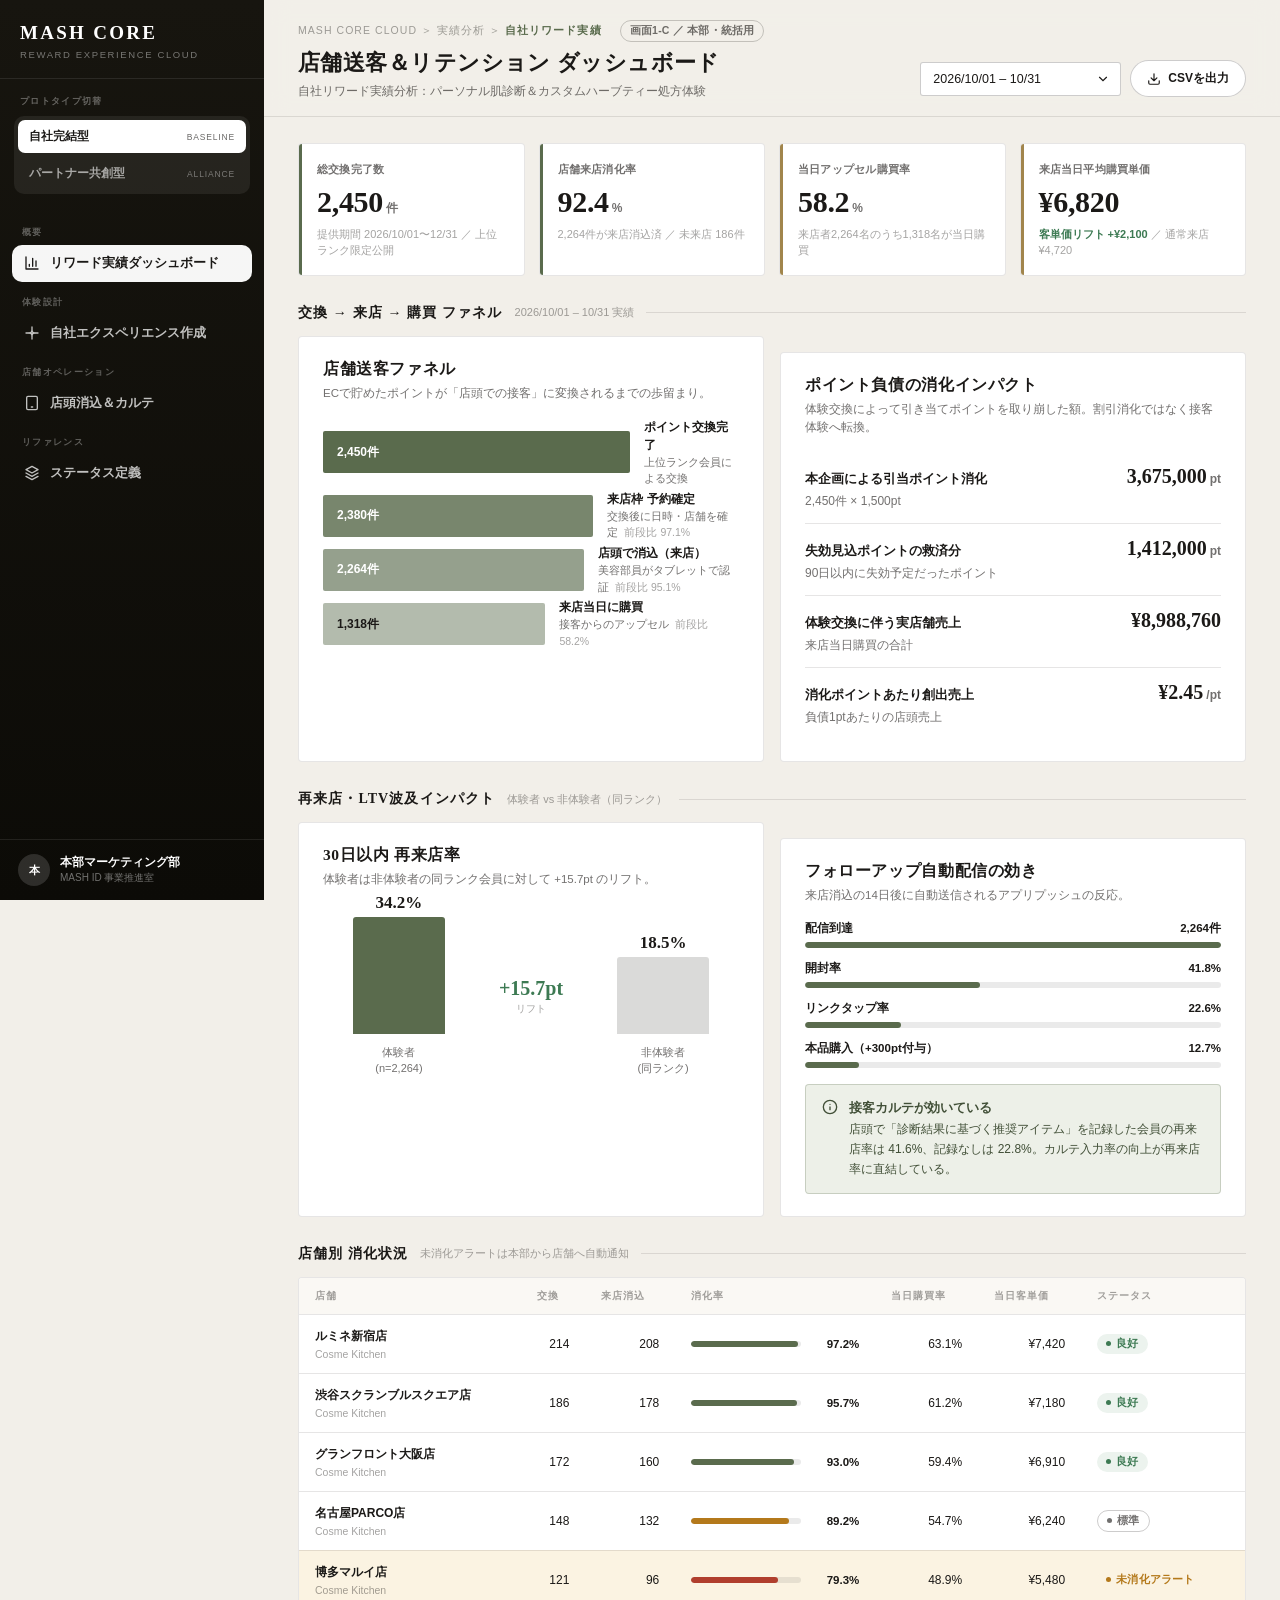
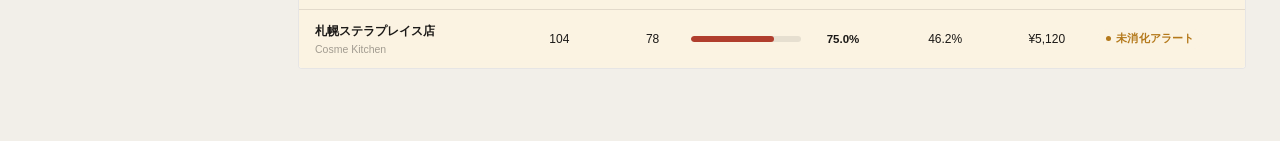
<file: mash.html>
<!doctype html>
<meta charset="utf-8">
<title>MASH リワード体験マネジメント コンソール</title>
<meta name="viewport" content="width=device-width, initial-scale=1">
<style>
  :root {
    --bg: #f2efe9;
    --surface: #ffffff;
    --surface-2: #faf8f4;
    --ink: #1b1917;
    --ink-soft: rgba(27, 25, 23, .62);
    --ink-faint: rgba(27, 25, 23, .40);
    --line: rgba(27, 25, 23, .11);
    --line-strong: rgba(27, 25, 23, .22);
    --side: #17150f;
    --side-2: #0c0b07;
    --accent: #5a6b4d;
    --accent-deep: #414f37;
    --accent-soft: #edf0e8;
    --accent-ink: #ffffff;
    --gold: #a1854c;
    --gold-soft: #f6f0e3;
    --danger: #b03e2d;
    --danger-soft: #fbeeeb;
    --warn: #b4791b;
    --warn-soft: #fbf3e2;
    --ok: #3d7a53;
    --ok-soft: #ecf3ee;
    --sidebar-w: 264px;
    --serif: "Hiragino Mincho ProN", "Yu Mincho", YuMincho, "Noto Serif JP", "Times New Roman", serif;
    color-scheme: light;
  }
  [data-mode="alliance"] {
    --accent: #2f4a63;
    --accent-deep: #22374a;
    --accent-soft: #e9eef3;
    --side: #101821;
    --side-2: #070c12;
  }

  * { box-sizing: border-box; -webkit-tap-highlight-color: transparent; }
  html, body { margin: 0; padding: 0; background: var(--bg); }
  body {
    font-family: -apple-system, BlinkMacSystemFont, "Hiragino Kaku Gothic ProN",
      "Hiragino Sans", "Yu Gothic UI", "Noto Sans JP", "Segoe UI", sans-serif;
    -webkit-font-smoothing: antialiased;
    color: var(--ink);
    font-size: 14px;
  }
  button, input, select, textarea { font: inherit; color: inherit; }
  h1, h2, h3, h4 { margin: 0; }
  p { margin: 0; }

  .serif { font-family: var(--serif); font-weight: 600; }
  .eyebrow {
    font-size: 10px; font-weight: 800; letter-spacing: .16em; text-transform: uppercase;
    color: var(--ink-faint);
  }
  .num { font-variant-numeric: tabular-nums; }

  /* ---------- shell ---------- */
  .shell { display: flex; min-height: 100vh; }

  .sidebar {
    flex: none; width: var(--sidebar-w); min-height: 100vh; height: 100vh;
    position: sticky; top: 0; align-self: flex-start;
    background: linear-gradient(180deg, var(--side), var(--side-2));
    color: rgba(255, 255, 255, .82);
    display: flex; flex-direction: column;
    transition: background .35s ease;
  }
  .sidebar-brand { padding: 22px 20px 18px; border-bottom: 1px solid rgba(255, 255, 255, .09); }
  .sidebar-brand strong {
    display: block; font-family: var(--serif); font-size: 19px; font-weight: 600;
    letter-spacing: .12em; color: #fff;
  }
  .sidebar-brand span {
    display: block; margin-top: 5px; font-size: 9.5px; letter-spacing: .17em;
    color: rgba(255, 255, 255, .42); text-transform: uppercase;
  }

  .mode-switch { padding: 16px 14px 6px; }
  .mode-switch-label {
    font-size: 9px; font-weight: 800; letter-spacing: .15em; text-transform: uppercase;
    color: rgba(255, 255, 255, .34); padding: 0 6px 8px;
  }
  .mode-tabs {
    display: grid; grid-template-columns: 1fr; gap: 4px; padding: 4px;
    background: rgba(255, 255, 255, .07); border-radius: 10px;
  }
  .mode-tab {
    border: none; background: none; cursor: pointer; border-radius: 7px; padding: 9px 11px;
    color: rgba(255, 255, 255, .6); line-height: 1.3; text-align: left;
    display: flex; align-items: baseline; justify-content: space-between; gap: 8px;
    transition: background .2s ease, color .2s ease;
  }
  .mode-tab b { font-size: 11.5px; font-weight: 800; white-space: nowrap; }
  .mode-tab i { font-style: normal; font-size: 8.5px; letter-spacing: .1em; opacity: .65; white-space: nowrap; }
  .mode-tab:hover { color: #fff; }
  .mode-tab[aria-pressed="true"] { background: #fff; color: #1b1917; }

  .sidebar-nav { flex: 1 1 auto; padding: 12px 12px 8px; overflow-y: auto; }
  .nav-group-label {
    padding: 14px 10px 6px; font-size: 9px; font-weight: 800; letter-spacing: .15em;
    color: rgba(255, 255, 255, .32); text-transform: uppercase;
  }
  .nav-btn {
    display: flex; align-items: center; gap: 10px; width: 100%; text-align: left;
    padding: 10px 12px; border-radius: 10px; border: none; background: none; cursor: pointer;
    color: rgba(255, 255, 255, .74); font-size: 12.5px; font-weight: 700; line-height: 1.35;
    transition: background .15s ease, color .15s ease;
  }
  .nav-btn svg { flex: none; width: 16px; height: 16px; }
  .nav-btn:hover { background: rgba(255, 255, 255, .07); color: #fff; }
  .nav-btn[aria-current="page"] { background: rgba(255, 255, 255, .96); color: #1b1917; }
  .nav-ext {
    margin-left: auto; flex: none; font-size: 8.5px; font-weight: 800; letter-spacing: .08em;
    padding: 2px 6px; border-radius: 5px; background: var(--accent); color: #fff;
  }
  .nav-btn[aria-current="page"] .nav-ext { background: var(--accent); color: #fff; }
  .nav-new { animation: navIn .4s ease both; }
  @keyframes navIn { from { opacity: 0; transform: translateX(-8px); } to { opacity: 1; transform: none; } }

  .sidebar-foot {
    flex: none; padding: 14px 18px; border-top: 1px solid rgba(255, 255, 255, .09);
    display: flex; align-items: center; gap: 10px;
  }
  .sidebar-avatar {
    flex: none; width: 32px; height: 32px; border-radius: 50%; background: rgba(255, 255, 255, .14);
    display: flex; align-items: center; justify-content: center; font-size: 11px; font-weight: 800; color: #fff;
  }
  .sidebar-foot-text { line-height: 1.35; min-width: 0; }
  .sidebar-foot-text strong { display: block; font-size: 11.5px; color: #fff; }
  .sidebar-foot-text span { display: block; font-size: 10px; color: rgba(255, 255, 255, .42); }

  .main { flex: 1 1 auto; min-width: 0; display: flex; flex-direction: column; }

  .topbar {
    flex: none; position: sticky; top: 0; z-index: 20;
    display: flex; align-items: flex-end; justify-content: space-between; gap: 18px;
    padding: 20px 34px 16px;
    background: color-mix(in srgb, var(--bg) 88%, transparent);
    backdrop-filter: blur(12px); border-bottom: 1px solid var(--line);
  }
  .topbar-crumb { font-size: 10.5px; letter-spacing: .1em; color: var(--ink-faint); margin-bottom: 6px; }
  .topbar-crumb b { color: var(--accent); font-weight: 800; }
  .topbar h1 { font-family: var(--serif); font-size: 22px; font-weight: 600; letter-spacing: .02em; }
  .topbar-sub { margin-top: 5px; font-size: 12px; color: var(--ink-soft); }
  .topbar-actions { flex: none; display: flex; align-items: center; gap: 9px; padding-bottom: 3px; }

  .content { flex: 1 1 auto; padding: 26px 34px 72px; max-width: 1280px; width: 100%; margin: 0 auto; }
  .view[hidden] { display: none; }
  .view { animation: viewIn .28s ease both; }
  @keyframes viewIn { from { opacity: 0; transform: translateY(6px); } to { opacity: 1; transform: none; } }

  /* ---------- buttons ---------- */
  .btn {
    display: inline-flex; align-items: center; justify-content: center; gap: 7px;
    padding: 9px 16px; border-radius: 999px; border: 1px solid var(--line-strong);
    background: var(--surface); color: var(--ink);
    font-size: 12px; font-weight: 700; cursor: pointer; white-space: nowrap;
    transition: background .15s ease, transform .1s ease, opacity .15s ease, border-color .15s ease;
  }
  .btn svg { width: 14px; height: 14px; flex: none; }
  .btn:hover { background: var(--surface-2); }
  .btn:active { transform: scale(.97); }
  .btn-primary { background: var(--accent); border-color: var(--accent); color: var(--accent-ink); }
  .btn-primary:hover { background: var(--accent-deep); border-color: var(--accent-deep); }
  .btn-dark { background: var(--ink); border-color: var(--ink); color: #fff; }
  .btn-dark:hover { background: #000; }
  .btn-ghost { border-color: transparent; background: none; }
  .btn-ghost:hover { background: rgba(27, 25, 23, .06); }
  .btn-danger { color: var(--danger); border-color: color-mix(in srgb, var(--danger) 30%, transparent); }
  .btn-sm { padding: 6px 12px; font-size: 11px; }
  .btn-sm svg { width: 12px; height: 12px; }
  .btn-block { width: 100%; }
  .btn-lg { padding: 13px 24px; font-size: 13.5px; }
  .btn:disabled { opacity: .42; cursor: not-allowed; }
  .btn:disabled:active { transform: none; }

  /* ---------- surfaces ---------- */
  .card {
    background: var(--surface); border: 1px solid var(--line); border-radius: 4px;
    padding: 22px 24px;
  }
  .card + .card { margin-top: 16px; }
  .card-head { display: flex; align-items: flex-start; justify-content: space-between; gap: 14px; margin-bottom: 16px; }
  .card-head h2 { font-family: var(--serif); font-size: 15.5px; font-weight: 600; letter-spacing: .04em; }
  .card-head p { margin-top: 4px; font-size: 11.5px; color: var(--ink-soft); line-height: 1.6; }
  .card-head-actions { flex: none; display: flex; gap: 8px; align-items: center; }
  .card-flat { padding: 0; overflow: hidden; }
  .section-rule {
    display: flex; align-items: center; gap: 12px; margin: 28px 0 14px;
  }
  .section-rule h2 { font-family: var(--serif); font-size: 14px; font-weight: 600; letter-spacing: .08em; white-space: nowrap; }
  .section-rule::after { content: ""; flex: 1 1 auto; height: 1px; background: var(--line); }
  .section-rule .rule-note { flex: none; font-size: 11px; color: var(--ink-faint); }
  .grid-2 { display: grid; grid-template-columns: 1fr 1fr; gap: 16px; }
  .grid-3 { display: grid; grid-template-columns: repeat(3, 1fr); gap: 16px; }
  .stack { display: flex; flex-direction: column; gap: 16px; }

  /* ---------- KPI ---------- */
  .kpi-grid { display: grid; grid-template-columns: repeat(4, 1fr); gap: 14px; }
  .kpi {
    background: var(--surface); border: 1px solid var(--line); border-radius: 4px; padding: 18px 18px 16px;
    position: relative; overflow: hidden;
  }
  .kpi::before {
    content: ""; position: absolute; left: 0; top: 0; bottom: 0; width: 3px; background: var(--accent);
  }
  .kpi.kpi-gold::before { background: var(--gold); }
  .kpi.kpi-muted::before { background: var(--line-strong); }
  .kpi-label { font-size: 11px; font-weight: 700; color: var(--ink-soft); letter-spacing: .02em; }
  .kpi-value {
    margin-top: 9px; font-family: var(--serif); font-size: 30px; font-weight: 600; line-height: 1.05;
    letter-spacing: -.01em; font-variant-numeric: tabular-nums;
  }
  .kpi-value small { font-family: inherit; font-size: 15px; margin-left: 2px; }
  .kpi-value .unit { font-family: -apple-system, sans-serif; font-size: 12px; font-weight: 700; margin-left: 3px; color: var(--ink-soft); }
  .kpi-sub { margin-top: 8px; font-size: 11px; color: var(--ink-faint); line-height: 1.5; }
  .kpi-delta { font-weight: 800; }
  .kpi-delta.up { color: var(--ok); }
  .kpi-delta.down { color: var(--danger); }

  /* ---------- badges ---------- */
  .badge {
    display: inline-flex; align-items: center; gap: 5px; padding: 3px 9px; border-radius: 999px;
    font-size: 10.5px; font-weight: 800; letter-spacing: .02em; white-space: nowrap;
    background: rgba(27, 25, 23, .06); color: var(--ink-soft);
  }
  .badge i { width: 5px; height: 5px; border-radius: 50%; background: currentColor; flex: none; }
  .badge-ok { background: var(--ok-soft); color: var(--ok); }
  .badge-warn { background: var(--warn-soft); color: var(--warn); }
  .badge-danger { background: var(--danger-soft); color: var(--danger); }
  .badge-accent { background: var(--accent-soft); color: var(--accent-deep); }
  .badge-gold { background: var(--gold-soft); color: var(--gold); }
  .badge-dark { background: var(--ink); color: #fff; }
  .badge-outline { background: none; border: 1px solid var(--line-strong); color: var(--ink-soft); }

  /* ---------- alerts ---------- */
  .alert {
    display: flex; gap: 11px; padding: 13px 16px; border-radius: 4px; font-size: 12px; line-height: 1.65;
    border: 1px solid var(--line); background: var(--surface-2); color: var(--ink-soft);
  }
  .alert svg { width: 16px; height: 16px; flex: none; margin-top: 1px; }
  .alert strong { display: block; color: var(--ink); font-size: 12.5px; margin-bottom: 2px; }
  .alert-warn { background: var(--warn-soft); border-color: color-mix(in srgb, var(--warn) 28%, transparent); color: color-mix(in srgb, var(--warn) 88%, #000); }
  .alert-warn strong { color: color-mix(in srgb, var(--warn) 96%, #000); }
  .alert-danger { background: var(--danger-soft); border-color: color-mix(in srgb, var(--danger) 28%, transparent); color: color-mix(in srgb, var(--danger) 90%, #000); }
  .alert-danger strong { color: var(--danger); }
  .alert-ok { background: var(--ok-soft); border-color: color-mix(in srgb, var(--ok) 28%, transparent); color: color-mix(in srgb, var(--ok) 92%, #000); }
  .alert-ok strong { color: var(--ok); }
  .alert-accent { background: var(--accent-soft); border-color: color-mix(in srgb, var(--accent) 26%, transparent); color: var(--accent-deep); }
  .alert-accent strong { color: var(--accent-deep); }

  /* ---------- expansion callout (CORE -> ALLIANCE diff) ---------- */
  .diff {
    display: flex; gap: 14px; align-items: flex-start; padding: 14px 18px; margin-bottom: 18px;
    border: 1px dashed color-mix(in srgb, var(--accent) 42%, transparent);
    background: linear-gradient(100deg, var(--accent-soft), color-mix(in srgb, var(--accent-soft) 30%, var(--surface)));
    border-radius: 4px;
  }
  .diff-tag {
    flex: none; font-size: 9px; font-weight: 800; letter-spacing: .12em; padding: 4px 8px;
    border-radius: 3px; background: var(--accent); color: #fff; margin-top: 1px;
  }
  .diff-body { font-size: 11.5px; line-height: 1.7; color: var(--accent-deep); }
  .diff-body b { font-weight: 800; }
  .diff-body ul { margin: 6px 0 0; padding-left: 17px; }
  .diff-body li { margin-top: 2px; }

  /* ---------- forms ---------- */
  .fieldset { border: none; margin: 0 0 4px; padding: 0; }
  .fieldset + .fieldset { margin-top: 26px; padding-top: 24px; border-top: 1px solid var(--line); }
  .fieldset > legend {
    padding: 0; margin-bottom: 4px; font-size: 12.5px; font-weight: 800; letter-spacing: .04em;
    display: flex; align-items: center; gap: 8px;
  }
  .fieldset > legend .legend-num {
    width: 19px; height: 19px; border-radius: 50%; background: var(--accent); color: #fff;
    font-size: 10px; display: inline-flex; align-items: center; justify-content: center; font-weight: 800;
  }
  .fieldset-note { font-size: 11px; color: var(--ink-faint); line-height: 1.6; margin-bottom: 14px; }

  .field { margin-bottom: 14px; }
  .field:last-child { margin-bottom: 0; }
  .field > label, .field-label {
    display: block; font-size: 11.5px; font-weight: 700; margin-bottom: 6px; color: var(--ink);
  }
  .field-label .opt, .field > label .opt { font-weight: 600; color: var(--ink-faint); margin-left: 7px; font-size: 10.5px; }
  .req { color: var(--danger); font-size: 10px; margin-left: 4px; font-weight: 800; }
  .hint { margin-top: 6px; font-size: 10.5px; color: var(--ink-faint); line-height: 1.6; }
  .form-row { display: grid; gap: 14px; }
  .form-row.c2 { grid-template-columns: 1fr 1fr; }
  .form-row.c3 { grid-template-columns: repeat(3, 1fr); }
  .form-row.c2-1 { grid-template-columns: 2fr 1fr; }

  .input, .select, .textarea {
    width: 100%; padding: 9px 12px; border-radius: 3px; border: 1px solid var(--line-strong);
    background: var(--surface); font-size: 12.5px; outline: none;
    transition: border-color .15s ease, box-shadow .15s ease;
  }
  .textarea { min-height: 78px; resize: vertical; line-height: 1.65; }
  .select { appearance: none; padding-right: 32px; cursor: pointer;
    background-image: url("data:image/svg+xml,%3Csvg xmlns='http://www.w3.org/2000/svg' viewBox='0 0 24 24' fill='none' stroke='%231b1917' stroke-width='2' stroke-linecap='round'%3E%3Cpath d='m6 9 6 6 6-6'/%3E%3C/svg%3E");
    background-repeat: no-repeat; background-position: right 10px center; background-size: 14px; }
  .input:focus, .select:focus, .textarea:focus { border-color: var(--accent); box-shadow: 0 0 0 3px var(--accent-soft); }
  .input.is-error, .select.is-error { border-color: var(--danger); background: var(--danger-soft); }
  .input:disabled, .select:disabled, .textarea:disabled { background: var(--surface-2); color: var(--ink-faint); cursor: not-allowed; }
  .input-group { display: flex; align-items: center; gap: 8px; }
  .input-suffix { font-size: 11.5px; font-weight: 700; color: var(--ink-soft); flex: none; }
  .field-error {
    display: none; margin-top: 6px; font-size: 11px; font-weight: 700; color: var(--danger);
    align-items: center; gap: 5px;
  }
  .field-error svg { width: 13px; height: 13px; flex: none; }
  .field.is-invalid .field-error { display: flex; }
  .field.is-invalid .input, .field.is-invalid .select { border-color: var(--danger); background: var(--danger-soft); }

  /* segmented radio */
  .seg { display: inline-flex; padding: 3px; background: rgba(27, 25, 23, .05); border-radius: 999px; gap: 3px; }
  .seg button {
    border: none; background: none; cursor: pointer; padding: 7px 15px; border-radius: 999px;
    font-size: 11.5px; font-weight: 700; color: var(--ink-soft); white-space: nowrap;
    transition: background .15s ease, color .15s ease;
  }
  .seg button:hover { color: var(--ink); }
  .seg button[aria-pressed="true"] { background: var(--surface); color: var(--ink); box-shadow: 0 1px 3px rgba(27, 25, 23, .1); }

  /* radio list */
  .radio-list { display: flex; flex-direction: column; gap: 8px; }
  .radio-list.inline { flex-direction: row; flex-wrap: wrap; }
  .radio-opt {
    display: flex; align-items: flex-start; gap: 10px; padding: 11px 14px; cursor: pointer; text-align: left;
    border: 1px solid var(--line-strong); border-radius: 3px; background: var(--surface);
    font-size: 12px; line-height: 1.55; transition: border-color .15s ease, background .15s ease;
  }
  .radio-opt:hover { border-color: var(--accent); }
  .radio-opt .dot {
    flex: none; width: 15px; height: 15px; border-radius: 50%; border: 1.5px solid var(--line-strong);
    margin-top: 1px; display: flex; align-items: center; justify-content: center;
    transition: border-color .15s ease;
  }
  .radio-opt .dot::after { content: ""; width: 7px; height: 7px; border-radius: 50%; background: var(--accent); transform: scale(0); transition: transform .15s ease; }
  .radio-opt[aria-checked="true"] { border-color: var(--accent); background: var(--accent-soft); }
  .radio-opt[aria-checked="true"] .dot { border-color: var(--accent); }
  .radio-opt[aria-checked="true"] .dot::after { transform: scale(1); }
  .radio-opt[aria-disabled="true"] { opacity: .5; cursor: not-allowed; background: var(--surface-2); border-color: var(--line); }
  .radio-opt[aria-disabled="true"]:hover { border-color: var(--line); }
  .radio-opt-body strong { display: block; font-weight: 700; font-size: 12.5px; }
  .radio-opt-body span { display: block; margin-top: 3px; font-size: 11px; color: var(--ink-soft); }

  /* checkbox pills */
  .pill-grid { display: flex; flex-wrap: wrap; gap: 8px; }
  .pill {
    display: inline-flex; align-items: center; gap: 7px; padding: 8px 14px; cursor: pointer;
    border: 1px solid var(--line-strong); border-radius: 999px; background: var(--surface);
    font-size: 11.5px; font-weight: 700; transition: all .15s ease;
  }
  .pill .box {
    flex: none; width: 14px; height: 14px; border-radius: 3px; border: 1.5px solid var(--line-strong);
    display: flex; align-items: center; justify-content: center; color: #fff;
  }
  .pill .box svg { width: 10px; height: 10px; opacity: 0; transition: opacity .12s ease; }
  .pill[aria-checked="true"] { border-color: var(--accent); background: var(--accent-soft); color: var(--accent-deep); }
  .pill[aria-checked="true"] .box { background: var(--accent); border-color: var(--accent); }
  .pill[aria-checked="true"] .box svg { opacity: 1; }
  .pill[aria-disabled="true"] { opacity: .42; cursor: not-allowed; }
  .pill-rank i { font-style: normal; font-size: 9px; letter-spacing: .08em; color: var(--ink-faint); margin-left: 2px; }

  /* toggle switch */
  .switch-row {
    display: flex; align-items: center; justify-content: space-between; gap: 14px;
    padding: 12px 14px; border: 1px solid var(--line-strong); border-radius: 3px; background: var(--surface);
  }
  .switch-row + .switch-row { margin-top: 8px; }
  .switch-text strong { display: block; font-size: 12.5px; font-weight: 700; }
  .switch-text span { display: block; margin-top: 3px; font-size: 11px; color: var(--ink-soft); line-height: 1.55; }
  .switch {
    flex: none; width: 42px; height: 24px; border-radius: 999px; border: none; cursor: pointer;
    background: rgba(27, 25, 23, .18); position: relative; transition: background .2s ease;
  }
  .switch::after {
    content: ""; position: absolute; top: 3px; left: 3px; width: 18px; height: 18px; border-radius: 50%;
    background: #fff; box-shadow: 0 1px 3px rgba(0, 0, 0, .2); transition: transform .2s ease;
  }
  .switch[aria-checked="true"] { background: var(--accent); }
  .switch[aria-checked="true"]::after { transform: translateX(18px); }

  .conditional { display: none; margin-top: 12px; padding: 14px 16px; border-radius: 3px; background: var(--surface-2); border: 1px solid var(--line); }
  .conditional.is-open { display: block; animation: viewIn .22s ease both; }

  /* ---------- table ---------- */
  .table-wrap { overflow-x: auto; }
  table.tbl { width: 100%; border-collapse: collapse; font-size: 12px; }
  table.tbl th {
    text-align: left; padding: 11px 16px; font-size: 10px; font-weight: 800; letter-spacing: .1em;
    color: var(--ink-faint); text-transform: uppercase; border-bottom: 1px solid var(--line);
    background: var(--surface-2); white-space: nowrap;
  }
  table.tbl td { padding: 13px 16px; border-bottom: 1px solid var(--line); vertical-align: middle; }
  table.tbl tbody tr:last-child td { border-bottom: none; }
  table.tbl tbody tr.is-alert { background: var(--warn-soft); }
  table.tbl tbody tr.is-dead { background: var(--danger-soft); }
  table.tbl .cell-main { font-weight: 700; }
  table.tbl .cell-sub { display: block; margin-top: 3px; font-size: 10.5px; color: var(--ink-faint); }
  .ta-r { text-align: right; }
  .ta-c { text-align: center; }

  /* ---------- meters / charts ---------- */
  .meter { height: 6px; border-radius: 999px; background: rgba(27, 25, 23, .09); overflow: hidden; }
  .meter > i { display: block; height: 100%; border-radius: 999px; background: var(--accent); transition: width .5s ease; }
  .meter.thick { height: 10px; }
  .meter > i.warn { background: var(--warn); }
  .meter > i.danger { background: var(--danger); }
  .meter > i.gold { background: var(--gold); }
  .meter-row { display: flex; align-items: center; gap: 12px; }
  .meter-row .meter { flex: 1 1 auto; }
  .meter-row .meter-val { flex: none; font-size: 11.5px; font-weight: 800; font-variant-numeric: tabular-nums; min-width: 46px; text-align: right; }

  .bar-list { display: flex; flex-direction: column; gap: 13px; }
  .bar-item-head { display: flex; justify-content: space-between; align-items: baseline; font-size: 11.5px; margin-bottom: 6px; }
  .bar-item-head strong { font-weight: 700; }
  .bar-item-head span { font-weight: 800; font-variant-numeric: tabular-nums; }

  /* comparison bars */
  .cmp { display: flex; align-items: flex-end; gap: 26px; height: 172px; padding: 12px 6px 0; }
  .cmp-col { flex: 1 1 0; display: flex; flex-direction: column; align-items: center; height: 100%; justify-content: flex-end; }
  .cmp-bar {
    width: 100%; max-width: 92px; border-radius: 3px 3px 0 0; background: var(--accent);
    position: relative; transition: height .6s ease;
  }
  .cmp-bar.muted { background: rgba(27, 25, 23, .16); }
  .cmp-bar .cmp-num {
    position: absolute; top: -24px; left: 0; right: 0; text-align: center;
    font-family: var(--serif); font-size: 17px; font-weight: 600; color: var(--ink); font-variant-numeric: tabular-nums;
  }
  .cmp-label { margin-top: 10px; font-size: 11px; text-align: center; color: var(--ink-soft); line-height: 1.5; }
  .cmp-lift {
    align-self: center; flex: none; text-align: center; padding: 0 4px;
  }
  .cmp-lift b { display: block; font-family: var(--serif); font-size: 20px; color: var(--ok); }
  .cmp-lift span { display: block; font-size: 10px; color: var(--ink-faint); margin-top: 2px; }

  /* funnel */
  .funnel { display: flex; flex-direction: column; gap: 3px; }
  .funnel-step { display: flex; align-items: center; gap: 14px; }
  .funnel-bar {
    height: 42px; border-radius: 2px; background: var(--accent); color: #fff;
    display: flex; align-items: center; padding: 0 14px; font-size: 12px; font-weight: 700;
    transition: width .6s ease; min-width: 120px;
  }
  .funnel-step:nth-child(1) .funnel-bar { background: var(--accent); }
  .funnel-step:nth-child(2) .funnel-bar { background: color-mix(in srgb, var(--accent) 82%, #fff); }
  .funnel-step:nth-child(3) .funnel-bar { background: color-mix(in srgb, var(--accent) 64%, #fff); }
  .funnel-step:nth-child(4) .funnel-bar { background: color-mix(in srgb, var(--accent) 46%, #fff); color: var(--ink); }
  .funnel-meta { font-size: 11px; color: var(--ink-soft); line-height: 1.5; }
  .funnel-meta b { display: block; color: var(--ink); font-size: 12px; font-weight: 800; }
  .funnel-drop { font-size: 10.5px; color: var(--ink-faint); padding-left: 6px; }

  /* share bar (stacked) */
  .share-bar { display: flex; height: 40px; border-radius: 3px; overflow: hidden; }
  .share-seg { display: flex; align-items: center; justify-content: center; color: #fff; font-size: 11.5px; font-weight: 800; transition: width .5s ease; }
  .share-legend { display: flex; flex-wrap: wrap; gap: 16px; margin-top: 14px; }
  .share-legend span { display: flex; align-items: center; gap: 7px; font-size: 11.5px; color: var(--ink-soft); }
  .share-legend i { width: 9px; height: 9px; border-radius: 2px; flex: none; }
  .share-legend b { color: var(--ink); font-weight: 800; }

  /* stat rows */
  .stat-list { display: flex; flex-direction: column; }
  .stat-row {
    display: flex; align-items: baseline; justify-content: space-between; gap: 16px;
    padding: 13px 0; border-bottom: 1px solid var(--line);
  }
  .stat-row:last-child { border-bottom: none; }
  .stat-row .stat-label { font-size: 12px; color: var(--ink-soft); line-height: 1.55; }
  .stat-row .stat-label b { display: block; color: var(--ink); font-weight: 700; font-size: 12.5px; margin-bottom: 2px; }
  .stat-row .stat-val { flex: none; font-family: var(--serif); font-size: 20px; font-weight: 600; font-variant-numeric: tabular-nums; }
  .stat-row .stat-val small { font-size: 12px; font-family: -apple-system, sans-serif; font-weight: 700; color: var(--ink-soft); margin-left: 3px; }

  /* ---------- builder layout (form + preview) ---------- */
  .builder { display: grid; grid-template-columns: minmax(0, 1fr) 344px; gap: 20px; align-items: start; }
  .preview-col { position: sticky; top: 108px; display: flex; flex-direction: column; gap: 14px; }
  .preview-head { display: flex; align-items: center; justify-content: space-between; gap: 10px; }
  .preview-head .eyebrow { color: var(--ink-faint); }

  .phone {
    width: 100%; border-radius: 26px; background: #12110e; padding: 9px;
    box-shadow: 0 18px 44px rgba(27, 25, 23, .16);
  }
  .phone-screen { background: #fbfaf7; border-radius: 19px; overflow: hidden; min-height: 430px; }
  .phone-status {
    display: flex; align-items: center; justify-content: space-between; padding: 9px 16px 5px;
    font-size: 9.5px; font-weight: 800; color: var(--ink-soft);
  }
  .phone-hero { height: 122px; position: relative; display: flex; align-items: flex-end; padding: 12px 14px; color: #fff; }
  .phone-hero::after { content: ""; position: absolute; inset: 0; background: linear-gradient(180deg, rgba(0,0,0,0) 34%, rgba(0,0,0,.55)); }
  .phone-hero > * { position: relative; z-index: 1; }
  .phone-hero-brand { font-size: 9px; font-weight: 800; letter-spacing: .16em; text-transform: uppercase; opacity: .9; }
  .phone-hero-title { font-family: var(--serif); font-size: 15px; font-weight: 600; line-height: 1.4; margin-top: 4px; }
  .phone-body { padding: 14px; }
  .phone-price {
    display: flex; align-items: baseline; gap: 7px; padding-bottom: 12px; border-bottom: 1px solid var(--line);
  }
  .phone-price strong { font-family: var(--serif); font-size: 24px; font-weight: 600; font-variant-numeric: tabular-nums; }
  .phone-price span { font-size: 11px; color: var(--ink-soft); }
  .phone-meta { margin-top: 12px; display: flex; flex-direction: column; gap: 9px; }
  .phone-meta-row { display: flex; gap: 9px; font-size: 11px; line-height: 1.55; color: var(--ink-soft); }
  .phone-meta-row svg { width: 13px; height: 13px; flex: none; margin-top: 1px; color: var(--accent); }
  .phone-meta-row b { color: var(--ink); font-weight: 700; }
  .phone-gate {
    margin-top: 12px; padding: 9px 11px; border-radius: 3px; background: var(--accent-soft);
    font-size: 10.5px; font-weight: 700; color: var(--accent-deep); line-height: 1.5;
  }
  .phone-cta {
    margin-top: 14px; width: 100%; padding: 12px; border-radius: 999px; border: none;
    background: var(--ink); color: #fff; font-size: 12.5px; font-weight: 800; cursor: default;
  }
  .phone-cta.is-disabled { background: rgba(27, 25, 23, .16); color: rgba(27, 25, 23, .48); }
  .phone-cta.is-soldout { background: var(--surface); border: 1.5px solid var(--line-strong); color: var(--ink-faint); }
  .phone-note { margin-top: 8px; font-size: 10px; color: var(--ink-faint); text-align: center; line-height: 1.5; }

  .push-card {
    margin: 14px; padding: 12px 13px; border-radius: 12px; background: var(--surface);
    box-shadow: 0 4px 16px rgba(27, 25, 23, .1); border: 1px solid var(--line);
  }
  .push-card-head { display: flex; align-items: center; gap: 8px; font-size: 9.5px; color: var(--ink-faint); font-weight: 700; }
  .push-card-head .app-dot { width: 15px; height: 15px; border-radius: 4px; background: var(--accent); flex: none; }
  .push-card-title { margin-top: 7px; font-size: 12px; font-weight: 800; }
  .push-card-body { margin-top: 4px; font-size: 11px; line-height: 1.6; color: var(--ink-soft); word-break: break-word; }

  .preview-states { border: 1px solid var(--line); border-radius: 4px; background: var(--surface); padding: 14px 16px; }
  .preview-states h4 { font-size: 11px; font-weight: 800; letter-spacing: .06em; margin-bottom: 10px; }
  .state-line { display: flex; align-items: flex-start; gap: 8px; font-size: 11px; line-height: 1.6; padding: 5px 0; color: var(--ink-soft); }
  .state-line svg { width: 13px; height: 13px; flex: none; margin-top: 2px; }
  .state-line.ok { color: var(--ok); }
  .state-line.warn { color: var(--warn); }
  .state-line.danger { color: var(--danger); }

  /* ---------- stepper (governance) ---------- */
  .stepper { display: flex; gap: 0; }
  .step { flex: 1 1 0; position: relative; padding-top: 26px; font-size: 11px; color: var(--ink-faint); line-height: 1.5; }
  .step::before {
    content: ""; position: absolute; top: 7px; left: 0; right: 0; height: 2px; background: var(--line);
  }
  .step::after {
    content: ""; position: absolute; top: 2px; left: 0; width: 12px; height: 12px; border-radius: 50%;
    background: var(--surface); border: 2px solid var(--line-strong);
  }
  .step:last-child::before { display: none; }
  .step.done::before { background: var(--ok); }
  .step.done::after { background: var(--ok); border-color: var(--ok); }
  .step.done { color: var(--ink); }
  .step.current::after { background: var(--accent); border-color: var(--accent); box-shadow: 0 0 0 4px var(--accent-soft); }
  .step.current { color: var(--accent-deep); font-weight: 700; }
  .step strong { display: block; font-size: 11.5px; font-weight: 800; }
  .step span { display: block; margin-top: 2px; font-size: 10px; }

  /* ---------- slot grid ---------- */
  .slot-grid { display: grid; grid-template-columns: repeat(6, 1fr); gap: 6px; }
  .slot {
    border-radius: 3px; padding: 8px 6px; text-align: center; font-size: 10.5px; font-weight: 700;
    border: 1px solid var(--line); background: var(--surface); line-height: 1.4; cursor: default;
  }
  .slot small { display: block; font-size: 9px; font-weight: 700; margin-top: 3px; opacity: .8; }
  .slot.booked { background: var(--accent); border-color: var(--accent); color: #fff; }
  .slot.open { background: var(--surface); border-style: dashed; color: var(--ink-faint); }
  .slot.blocked { background: var(--surface-2); color: var(--ink-faint); text-decoration: line-through; }
  .slot.hold { background: var(--warn-soft); border-color: color-mix(in srgb, var(--warn) 34%, transparent); color: var(--warn); }
  .slot-legend { display: flex; flex-wrap: wrap; gap: 14px; margin-top: 14px; font-size: 10.5px; color: var(--ink-soft); }
  .slot-legend span { display: flex; align-items: center; gap: 6px; }
  .slot-legend i { width: 10px; height: 10px; border-radius: 2px; border: 1px solid var(--line-strong); flex: none; }

  /* ---------- staff console ---------- */
  .console { display: grid; grid-template-columns: 292px minmax(0, 1fr); gap: 18px; align-items: start; }
  .booking-list { display: flex; flex-direction: column; }
  .booking {
    display: flex; gap: 12px; align-items: flex-start; padding: 13px 15px; cursor: pointer;
    border-bottom: 1px solid var(--line); background: var(--surface); text-align: left;
    border-left: 3px solid transparent; width: 100%; border-top: none; border-right: none;
    transition: background .15s ease;
  }
  .booking:hover { background: var(--surface-2); }
  .booking[aria-current="true"] { background: var(--accent-soft); border-left-color: var(--accent); }
  .booking-time { flex: none; font-size: 12px; font-weight: 800; font-variant-numeric: tabular-nums; width: 42px; }
  .booking-body { min-width: 0; flex: 1 1 auto; }
  .booking-body strong { display: block; font-size: 12.5px; font-weight: 700; }
  .booking-body span { display: block; margin-top: 3px; font-size: 10.5px; color: var(--ink-soft); }
  .booking-badge { flex: none; margin-top: 1px; }

  .tablet {
    border: 1px solid var(--line); border-radius: 4px; background: var(--surface); overflow: hidden;
  }
  .tablet-bar {
    display: flex; align-items: center; justify-content: space-between; gap: 14px;
    padding: 14px 20px; border-bottom: 1px solid var(--line); background: var(--surface-2);
  }
  .tablet-bar-title { font-family: var(--serif); font-size: 15px; font-weight: 600; }
  .tablet-bar-sub { margin-top: 3px; font-size: 11px; color: var(--ink-soft); }
  .tablet-body { padding: 20px; }

  .cust {
    display: flex; align-items: center; gap: 14px; padding: 15px 17px; border-radius: 4px;
    background: linear-gradient(100deg, var(--accent-soft), var(--surface-2)); border: 1px solid var(--line);
  }
  .cust-avatar {
    flex: none; width: 46px; height: 46px; border-radius: 50%; background: var(--accent); color: #fff;
    display: flex; align-items: center; justify-content: center; font-family: var(--serif); font-size: 17px;
  }
  .cust-main { flex: 1 1 auto; min-width: 0; }
  .cust-main strong { font-family: var(--serif); font-size: 17px; font-weight: 600; }
  .cust-tags { display: flex; flex-wrap: wrap; gap: 6px; margin-top: 6px; }
  .cust-facts { flex: none; display: flex; gap: 22px; }
  .cust-fact { text-align: right; }
  .cust-fact b { display: block; font-family: var(--serif); font-size: 18px; font-variant-numeric: tabular-nums; }
  .cust-fact span { display: block; font-size: 10px; color: var(--ink-faint); margin-top: 1px; }

  .scan-box {
    display: flex; align-items: center; gap: 12px; padding: 14px 16px; border-radius: 4px;
    border: 1px dashed var(--line-strong); background: var(--surface-2);
  }
  .scan-icon {
    flex: none; width: 40px; height: 40px; border-radius: 4px; background: var(--surface);
    border: 1px solid var(--line); display: flex; align-items: center; justify-content: center; color: var(--ink-soft);
  }
  .scan-icon svg { width: 20px; height: 20px; }
  .scan-fields { flex: 1 1 auto; min-width: 0; }
  .scan-result { margin-top: 12px; }

  .chip-grid { display: flex; flex-wrap: wrap; gap: 8px; }
  .chip {
    display: inline-flex; align-items: center; gap: 6px; padding: 8px 14px; border-radius: 999px;
    border: 1px solid var(--line-strong); background: var(--surface); font-size: 11.5px; font-weight: 700;
    cursor: pointer; transition: all .15s ease;
  }
  .chip:hover { border-color: var(--accent); }
  .chip[aria-checked="true"] { background: var(--accent); border-color: var(--accent); color: #fff; }
  .chip[aria-disabled="true"] { opacity: .38; cursor: not-allowed; }
  .chip[aria-disabled="true"]:hover { border-color: var(--line-strong); }
  .chip-counter { font-size: 10.5px; color: var(--ink-faint); font-weight: 700; }

  .karte-foot {
    display: flex; align-items: center; justify-content: space-between; gap: 16px;
    margin-top: 20px; padding-top: 18px; border-top: 1px solid var(--line);
  }
  .karte-foot-note { font-size: 11px; color: var(--ink-soft); line-height: 1.6; }

  /* demo state switcher */
  .demo-bar {
    display: flex; align-items: center; gap: 10px; flex-wrap: wrap;
    padding: 10px 14px; border-radius: 4px; border: 1px dashed var(--line-strong);
    background: repeating-linear-gradient(135deg, var(--surface-2), var(--surface-2) 8px, var(--surface) 8px, var(--surface) 16px);
    font-size: 11px; color: var(--ink-soft);
  }
  .demo-bar strong { font-size: 10px; font-weight: 800; letter-spacing: .1em; color: var(--ink-faint); text-transform: uppercase; }

  /* ---------- masking ---------- */
  .masked { position: relative; }
  .masked-value { filter: blur(5px); user-select: none; opacity: .55; }
  .locked-panel { position: relative; }
  .locked-overlay {
    position: absolute; inset: 0; z-index: 3; border-radius: 4px;
    background: color-mix(in srgb, var(--surface) 78%, transparent); backdrop-filter: blur(4px);
    display: none; flex-direction: column; align-items: center; justify-content: center; gap: 8px;
    text-align: center; padding: 24px;
  }
  .locked-panel.is-locked .locked-overlay { display: flex; }
  .locked-overlay svg { width: 22px; height: 22px; color: var(--ink-faint); }
  .locked-overlay strong { font-size: 12.5px; font-weight: 800; }
  .locked-overlay span { font-size: 11px; color: var(--ink-soft); line-height: 1.6; max-width: 320px; }

  /* ---------- state reference view ---------- */
  .state-table td { vertical-align: top; }
  .state-swatch { display: flex; flex-direction: column; gap: 8px; }
  .spec { font-size: 11px; line-height: 1.7; color: var(--ink-soft); }
  .spec code {
    font-family: ui-monospace, SFMono-Regular, Menlo, monospace; font-size: 10.5px;
    background: rgba(27, 25, 23, .06); padding: 1px 5px; border-radius: 3px; color: var(--ink);
  }

  /* ---------- toast / modal ---------- */
  .toast {
    position: fixed; left: 50%; bottom: 34px; transform: translate(-50%, 20px);
    background: var(--ink); color: #fff; padding: 12px 22px; border-radius: 999px;
    font-size: 12.5px; font-weight: 700; z-index: 200; opacity: 0; pointer-events: none;
    transition: opacity .25s ease, transform .25s ease; box-shadow: 0 10px 30px rgba(0, 0, 0, .22);
    max-width: 88vw; text-align: center;
  }
  .toast.show { opacity: 1; transform: translate(-50%, 0); }

  .modal-backdrop {
    position: fixed; inset: 0; background: rgba(20, 18, 15, .5); backdrop-filter: blur(3px);
    display: none; align-items: center; justify-content: center; padding: 28px; z-index: 150;
  }
  .modal-backdrop.show { display: flex; }
  .modal {
    background: var(--surface); border-radius: 4px; width: 100%; max-width: 520px;
    box-shadow: 0 24px 60px rgba(0, 0, 0, .26); max-height: 86vh; overflow-y: auto;
  }
  .modal-head { padding: 22px 24px 0; }
  .modal-head h3 { font-family: var(--serif); font-size: 17px; font-weight: 600; }
  .modal-head p { margin-top: 6px; font-size: 12px; color: var(--ink-soft); line-height: 1.65; }
  .modal-body { padding: 18px 24px 4px; }
  .modal-foot { display: flex; justify-content: flex-end; gap: 9px; padding: 18px 24px 22px; }

  .report-sheet {
    border: 1px solid var(--line); border-radius: 3px; background: var(--surface-2); padding: 18px 20px;
    font-size: 11.5px; line-height: 1.75; color: var(--ink-soft);
  }
  .report-sheet h4 { font-family: var(--serif); font-size: 14px; margin-bottom: 3px; color: var(--ink); }
  .report-sheet .rs-rule { height: 1px; background: var(--line); margin: 12px 0; }
  .report-sheet dl { display: grid; grid-template-columns: auto 1fr; gap: 5px 14px; margin: 0; }
  .report-sheet dt { color: var(--ink-faint); font-size: 11px; }
  .report-sheet dd { margin: 0; font-weight: 700; color: var(--ink); font-variant-numeric: tabular-nums; }

  /* ---------- responsive ---------- */
  @media (max-width: 1180px) {
    .builder { grid-template-columns: 1fr; }
    .preview-col { position: static; max-width: 380px; }
    .kpi-grid { grid-template-columns: repeat(2, 1fr); }
    .grid-3 { grid-template-columns: 1fr; }
  }
  @media (max-width: 900px) {
    .shell { flex-direction: column; }
    .sidebar { width: 100%; height: auto; min-height: 0; position: static; }
    .sidebar-nav { display: grid; grid-template-columns: repeat(2, 1fr); gap: 2px; }
    .nav-group-label { grid-column: 1 / -1; }
    .content, .topbar { padding-left: 18px; padding-right: 18px; }
    .grid-2, .form-row.c2, .form-row.c3, .form-row.c2-1 { grid-template-columns: 1fr; }
    .console { grid-template-columns: 1fr; }
    .slot-grid { grid-template-columns: repeat(3, 1fr); }
    .cust { flex-wrap: wrap; }
  }
  @media (max-width: 640px) {
    .kpi-grid { grid-template-columns: 1fr; }
    .topbar { flex-direction: column; align-items: flex-start; }
  }
</style>

<div class="shell" data-mode="core" id="shell">
  <aside class="sidebar">
    <div class="sidebar-brand">
      <strong id="brand-name">MASH CORE</strong>
      <span id="brand-sub">Reward Experience Cloud</span>
    </div>

    <div class="mode-switch">
      <div class="mode-switch-label">プロトタイプ切替</div>
      <div class="mode-tabs">
        <button type="button" class="mode-tab" data-mode="core" aria-pressed="true">
          <b>自社完結型</b><i>BASELINE</i>
        </button>
        <button type="button" class="mode-tab" data-mode="alliance" aria-pressed="false">
          <b>パートナー共創型</b><i>ALLIANCE</i>
        </button>
      </div>
    </div>

    <nav class="sidebar-nav" id="sidebar-nav"></nav>

    <div class="sidebar-foot">
      <div class="sidebar-avatar" id="side-avatar">本</div>
      <div class="sidebar-foot-text">
        <strong id="side-user">本部マーケティング部</strong>
        <span id="side-role">MASH ID 事業推進室</span>
      </div>
    </div>
  </aside>

  <div class="main">
    <header class="topbar">
      <div>
        <div class="topbar-crumb" id="topbar-crumb"></div>
        <h1 id="topbar-title">—</h1>
        <p class="topbar-sub" id="topbar-sub"></p>
      </div>
      <div class="topbar-actions" id="topbar-actions"></div>
    </header>

    <div class="content">

      <!-- ==================================================================
           1-C 【本部・統括用】店舗送客＆リテンションダッシュボード
      =================================================================== -->
      <section class="view" id="view-core-dash">
        <div class="kpi-grid">
          <div class="kpi">
            <div class="kpi-label">総交換完了数</div>
            <div class="kpi-value num">2,450<span class="unit">件</span></div>
            <div class="kpi-sub">提供期間 2026/10/01〜12/31 ／ 上位ランク限定公開</div>
          </div>
          <div class="kpi">
            <div class="kpi-label">店舗来店消化率</div>
            <div class="kpi-value num">92.4<span class="unit">%</span></div>
            <div class="kpi-sub">2,264件が来店消込済 ／ 未来店 186件</div>
          </div>
          <div class="kpi kpi-gold">
            <div class="kpi-label">当日アップセル購買率</div>
            <div class="kpi-value num">58.2<span class="unit">%</span></div>
            <div class="kpi-sub">来店者2,264名のうち1,318名が当日購買</div>
          </div>
          <div class="kpi kpi-gold">
            <div class="kpi-label">来店当日平均購買単価</div>
            <div class="kpi-value num">¥6,820</div>
            <div class="kpi-sub"><span class="kpi-delta up">客単価リフト +¥2,100</span> ／ 通常来店 ¥4,720</div>
          </div>
        </div>

        <div class="section-rule"><h2>交換 → 来店 → 購買 ファネル</h2><span class="rule-note">2026/10/01 – 10/31 実績</span></div>
        <div class="grid-2">
          <div class="card">
            <div class="card-head">
              <div>
                <h2>店舗送客ファネル</h2>
                <p>ECで貯めたポイントが「店頭での接客」に変換されるまでの歩留まり。</p>
              </div>
            </div>
            <div class="funnel" id="core-funnel"></div>
          </div>

          <div class="card">
            <div class="card-head">
              <div>
                <h2>ポイント負債の消化インパクト</h2>
                <p>体験交換によって引き当てポイントを取り崩した額。割引消化ではなく接客体験へ転換。</p>
              </div>
            </div>
            <div class="stat-list">
              <div class="stat-row">
                <div class="stat-label"><b>本企画による引当ポイント消化</b>2,450件 × 1,500pt</div>
                <div class="stat-val num">3,675,000<small>pt</small></div>
              </div>
              <div class="stat-row">
                <div class="stat-label"><b>失効見込ポイントの救済分</b>90日以内に失効予定だったポイント</div>
                <div class="stat-val num">1,412,000<small>pt</small></div>
              </div>
              <div class="stat-row">
                <div class="stat-label"><b>体験交換に伴う実店舗売上</b>来店当日購買の合計</div>
                <div class="stat-val num">¥8,988,760</div>
              </div>
              <div class="stat-row">
                <div class="stat-label"><b>消化ポイントあたり創出売上</b>負債1ptあたりの店頭売上</div>
                <div class="stat-val num">¥2.45<small>/pt</small></div>
              </div>
            </div>
          </div>
        </div>

        <div class="section-rule"><h2>再来店・LTV波及インパクト</h2><span class="rule-note">体験者 vs 非体験者（同ランク）</span></div>
        <div class="grid-2">
          <div class="card">
            <div class="card-head">
              <div>
                <h2>30日以内 再来店率</h2>
                <p>体験者は非体験者の同ランク会員に対して +15.7pt のリフト。</p>
              </div>
            </div>
            <div class="cmp">
              <div class="cmp-col">
                <div class="cmp-bar" style="height:0" data-h="88"><span class="cmp-num">34.2%</span></div>
                <div class="cmp-label">体験者<br>(n=2,264)</div>
              </div>
              <div class="cmp-lift">
                <b>+15.7pt</b>
                <span>リフト</span>
              </div>
              <div class="cmp-col">
                <div class="cmp-bar muted" style="height:0" data-h="48"><span class="cmp-num">18.5%</span></div>
                <div class="cmp-label">非体験者<br>(同ランク)</div>
              </div>
            </div>
          </div>

          <div class="card">
            <div class="card-head">
              <div>
                <h2>フォローアップ自動配信の効き</h2>
                <p>来店消込の14日後に自動送信されるアプリプッシュの反応。</p>
              </div>
            </div>
            <div class="bar-list" id="core-follow-bars"></div>
            <div class="alert alert-accent" style="margin-top:16px">
              <svg viewBox="0 0 24 24" fill="none" stroke="currentColor" stroke-width="2" stroke-linecap="round" stroke-linejoin="round"><circle cx="12" cy="12" r="10"/><path d="M12 16v-4"/><path d="M12 8h.01"/></svg>
              <div>
                <strong>接客カルテが効いている</strong>
                店頭で「診断結果に基づく推奨アイテム」を記録した会員の再来店率は 41.6%、記録なしは 22.8%。カルテ入力率の向上が再来店率に直結している。
              </div>
            </div>
          </div>
        </div>

        <div class="section-rule"><h2>店舗別 消化状況</h2><span class="rule-note">未消化アラートは本部から店舗へ自動通知</span></div>
        <div class="card card-flat">
          <div class="table-wrap">
            <table class="tbl">
              <thead>
                <tr>
                  <th>店舗</th>
                  <th class="ta-r">交換</th>
                  <th class="ta-r">来店消込</th>
                  <th style="width:200px">消化率</th>
                  <th class="ta-r">当日購買率</th>
                  <th class="ta-r">当日客単価</th>
                  <th>ステータス</th>
                </tr>
              </thead>
              <tbody id="core-store-rows"></tbody>
            </table>
          </div>
        </div>
      </section>

      <!-- ==================================================================
           1-A 【本部マーケ用】自社リワード体験ビルダー
      =================================================================== -->
      <section class="view" id="view-core-builder" hidden>
        <div class="builder">
          <div>
            <div class="card">
              <fieldset class="fieldset">
                <legend><span class="legend-num">1</span>基本設定</legend>
                <p class="fieldset-note">MASH ID のどのブランド会員に、いつからいつまで提供する体験かを定義します。</p>
                <div class="form-row c2">
                  <div class="field">
                    <label for="cb-brand">対象ブランド<span class="req">必須</span></label>
                    <select class="select" id="cb-brand">
                      <option>Cosme Kitchen</option>
                      <option>Biople by CosmeKitchen</option>
                      <option>gelato pique</option>
                      <option>SNIDEL</option>
                      <option>FRAY I.D</option>
                    </select>
                  </div>
                  <div class="field">
                    <label for="cb-status">ステータス</label>
                    <select class="select" id="cb-status">
                      <option value="active">公開中 (Active)</option>
                      <option value="draft">下書き (Draft)</option>
                      <option value="paused">一時停止 (Paused)</option>
                      <option value="ended">終了 (Ended)</option>
                    </select>
                  </div>
                </div>
                <div class="field">
                  <label for="cb-title">企画名<span class="req">必須</span></label>
                  <input class="input" id="cb-title" value="パーソナル肌診断＆カスタムハーブティー処方体験">
                </div>
                <div class="form-row c2">
                  <div class="field" id="cb-field-from">
                    <label for="cb-from">提供開始日</label>
                    <input class="input" type="date" id="cb-from" value="2026-10-01">
                  </div>
                  <div class="field" id="cb-field-to">
                    <label for="cb-to">提供終了日</label>
                    <input class="input" type="date" id="cb-to" value="2026-12-31">
                    <div class="field-error">
                      <svg viewBox="0 0 24 24" fill="none" stroke="currentColor" stroke-width="2" stroke-linecap="round" stroke-linejoin="round"><circle cx="12" cy="12" r="10"/><path d="M12 8v4"/><path d="M12 16h.01"/></svg>
                      終了日は開始日より後の日付を指定してください
                    </div>
                  </div>
                </div>
              </fieldset>

              <fieldset class="fieldset">
                <legend><span class="legend-num">2</span>交換レート・会員ゲート</legend>
                <p class="fieldset-note">ポイント消化の条件と、体験を公開する会員ランクを設定します。</p>
                <div class="form-row c2">
                  <div class="field" id="cb-field-points">
                    <label for="cb-points">必要ポイント<span class="req">必須</span></label>
                    <div class="input-group">
                      <input class="input" type="number" id="cb-points" value="1500" min="0" step="100">
                      <span class="input-suffix">pt</span>
                    </div>
                    <div class="field-error">
                      <svg viewBox="0 0 24 24" fill="none" stroke="currentColor" stroke-width="2" stroke-linecap="round" stroke-linejoin="round"><circle cx="12" cy="12" r="10"/><path d="M12 8v4"/><path d="M12 16h.01"/></svg>
                      必要ポイントは1以上で設定してください
                    </div>
                    <p class="hint">相当額 <b id="cb-points-yen">¥1,500</b>（1pt = ¥1換算）／ 引当ポイントの取り崩しとして計上されます</p>
                  </div>
                  <div class="field">
                    <span class="field-label">Points + Cash 併用</span>
                    <div class="seg" id="cb-paymode">
                      <button type="button" data-val="point" aria-pressed="true">許可しない（全額pt）</button>
                      <button type="button" data-val="mix" aria-pressed="false">許可する</button>
                    </div>
                    <div class="conditional" id="cb-mix-panel">
                      <div class="form-row c2">
                        <div class="field">
                          <label for="cb-mix-pt">併用時の必要ポイント</label>
                          <div class="input-group">
                            <input class="input" type="number" id="cb-mix-pt" value="500" step="100">
                            <span class="input-suffix">pt</span>
                          </div>
                        </div>
                        <div class="field">
                          <label for="cb-mix-cash">併用時の現金決済額</label>
                          <div class="input-group">
                            <span class="input-suffix">¥</span>
                            <input class="input" type="number" id="cb-mix-cash" value="1100" step="100">
                          </div>
                        </div>
                      </div>
                      <p class="hint">自社完結型（ベースライン）では全額ポイント固定を推奨。併用は共創型で本格運用します。</p>
                    </div>
                  </div>
                </div>

                <div class="field">
                  <span class="field-label">公開対象ランク<span class="req">必須</span><span class="opt">上位ランク限定公開で希少性を担保</span></span>
                  <div class="pill-grid" id="cb-ranks">
                    <button type="button" class="pill pill-rank" data-rank="diamond" data-members="18200" aria-checked="true">
                      <span class="box"><svg viewBox="0 0 24 24" fill="none" stroke="currentColor" stroke-width="3.4" stroke-linecap="round" stroke-linejoin="round"><path d="m5 12 5 5L20 7"/></svg></span>
                      Diamond <i>18,200名</i>
                    </button>
                    <button type="button" class="pill pill-rank" data-rank="platinum" data-members="46400" aria-checked="true">
                      <span class="box"><svg viewBox="0 0 24 24" fill="none" stroke="currentColor" stroke-width="3.4" stroke-linecap="round" stroke-linejoin="round"><path d="m5 12 5 5L20 7"/></svg></span>
                      Platinum <i>46,400名</i>
                    </button>
                    <button type="button" class="pill pill-rank" data-rank="gold" data-members="128700" aria-checked="false">
                      <span class="box"><svg viewBox="0 0 24 24" fill="none" stroke="currentColor" stroke-width="3.4" stroke-linecap="round" stroke-linejoin="round"><path d="m5 12 5 5L20 7"/></svg></span>
                      Gold <i>128,700名</i>
                    </button>
                    <button type="button" class="pill pill-rank" data-rank="regular" data-members="512300" aria-checked="false">
                      <span class="box"><svg viewBox="0 0 24 24" fill="none" stroke="currentColor" stroke-width="3.4" stroke-linecap="round" stroke-linejoin="round"><path d="m5 12 5 5L20 7"/></svg></span>
                      Regular <i>512,300名</i>
                    </button>
                  </div>
                  <p class="hint">推定公開対象会員数 <b id="cb-reach">64,600名</b> ／ うち必要ポイント保有者 <b id="cb-eligible">21,318名</b>（保有率33%で試算）</p>
                </div>
              </fieldset>

              <fieldset class="fieldset">
                <legend><span class="legend-num">3</span>店舗フルフィルメント設定</legend>
                <p class="fieldset-note">「どの店舗で・何分の接客枠として・どの部材を手渡すか」まで本部から設計します。</p>
                <div class="form-row c2">
                  <div class="field">
                    <label for="cb-stores">展開店舗</label>
                    <select class="select" id="cb-stores">
                      <option data-count="42">全国のCosme Kitchen直営店（42店舗）</option>
                      <option data-count="18">関東エリア直営店（18店舗）</option>
                      <option data-count="6">旗艦店のみ（6店舗）</option>
                      <option data-count="3">個別指定（3店舗）</option>
                    </select>
                  </div>
                  <div class="field">
                    <label for="cb-slot">1枠の接客時間</label>
                    <select class="select" id="cb-slot">
                      <option>15分</option>
                      <option selected>20分</option>
                      <option>30分</option>
                      <option>45分</option>
                    </select>
                  </div>
                </div>
                <div class="form-row c2">
                  <div class="field">
                    <label for="cb-deadline">予約受付締め切り</label>
                    <select class="select" id="cb-deadline">
                      <option>来店当日の 3時間前 まで</option>
                      <option selected>来店前日の 23:59 まで</option>
                      <option>来店3日前の 23:59 まで</option>
                    </select>
                  </div>
                  <div class="field">
                    <label for="cb-capacity">1店舗あたり1日の上限枠</label>
                    <div class="input-group">
                      <input class="input" type="number" id="cb-capacity" value="12" min="1">
                      <span class="input-suffix">枠 / 日</span>
                    </div>
                    <p class="hint">全店合計の1日最大受入 <b id="cb-total-cap">504枠</b></p>
                  </div>
                </div>

                <div class="field">
                  <label for="cb-material">店頭手渡し部材</label>
                  <div class="form-row c2-1">
                    <input class="input" id="cb-material" value="オリジナル調合ハーブミニ缶">
                    <input class="input" id="cb-material-code" value="CK-HB-001">
                  </div>
                  <p class="hint">商品マスタと連携。部材コードは在庫システム（WMS）のSKUに紐づきます。</p>
                </div>

                <div class="switch-row">
                  <div class="switch-text">
                    <strong>在庫連動</strong>
                    <span>店舗別の部材在庫を予約受付にリアルタイム反映します。</span>
                  </div>
                  <button type="button" class="switch" id="cb-stock-switch" role="switch" aria-checked="true" aria-label="在庫連動"></button>
                </div>
                <div class="conditional is-open" id="cb-stock-panel">
                  <div class="form-row c2">
                    <div class="field">
                      <label for="cb-stock-threshold">残少アラートのしきい値</label>
                      <div class="input-group">
                        <input class="input" type="number" id="cb-stock-threshold" value="20" min="0">
                        <span class="input-suffix">個</span>
                      </div>
                    </div>
                    <div class="field">
                      <label for="cb-stock-zero">在庫ゼロ時の挙動<span class="req">必須</span></label>
                      <select class="select" id="cb-stock-zero">
                        <option value="stop">該当店舗の予約受付を自動停止</option>
                        <option value="waitlist">キャンセル待ちとして受付を継続</option>
                        <option value="substitute">代替部材（CK-HB-002）へ自動切替</option>
                      </select>
                    </div>
                  </div>
                  <p class="hint">在庫ゼロ／期限切れ時の画面挙動は「ステータス定義」で一覧化しています。</p>
                </div>
              </fieldset>

              <fieldset class="fieldset">
                <legend><span class="legend-num">4</span>リテンション・フォローアップ自動配信</legend>
                <p class="fieldset-note">来店消込をトリガーに、接客の続きをアプリで自動的に届けます。</p>
                <div class="switch-row">
                  <div class="switch-text">
                    <strong>来店消込の一定日数後にアプリプッシュ通知を自動送信</strong>
                    <span>店頭カルテの内容に応じて差し込み文言を出し分けます。</span>
                  </div>
                  <button type="button" class="switch" id="cb-follow-switch" role="switch" aria-checked="true" aria-label="フォローアップ自動配信"></button>
                </div>
                <div class="conditional is-open" id="cb-follow-panel">
                  <div class="form-row c2">
                    <div class="field">
                      <label for="cb-follow-days">送信タイミング</label>
                      <div class="input-group">
                        <span class="input-suffix">来店消込の</span>
                        <input class="input" type="number" id="cb-follow-days" value="14" min="1" max="180">
                        <span class="input-suffix">日後</span>
                      </div>
                    </div>
                    <div class="field">
                      <label for="cb-follow-bonus">再購入時の加算ポイント</label>
                      <div class="input-group">
                        <input class="input" type="number" id="cb-follow-bonus" value="300" step="50">
                        <span class="input-suffix">pt</span>
                      </div>
                    </div>
                  </div>
                  <div class="field">
                    <label for="cb-follow-msg">メッセージ本文</label>
                    <textarea class="textarea" id="cb-follow-msg">お肌の調子はいかがですか？診断でおすすめしたセラムの本品購入で+300pt</textarea>
                    <p class="hint"><span id="cb-msg-count">0</span> / 120文字（推奨40文字以内。超過分は端末で省略表示されます）</p>
                  </div>
                </div>
              </fieldset>
            </div>

            <div class="karte-foot" style="margin-top:0;border-top:none">
              <div class="karte-foot-note">最終更新 2026/09/28 14:22 ／ 本部マーケティング部 田口</div>
              <div style="display:flex;gap:9px">
                <button type="button" class="btn" id="cb-save-draft">下書き保存</button>
                <button type="button" class="btn btn-primary" id="cb-publish">公開する</button>
              </div>
            </div>
          </div>

          <!-- preview column -->
          <div class="preview-col">
            <div class="preview-head">
              <span class="eyebrow">会員アプリ プレビュー</span>
              <div class="seg" id="cb-preview-tabs" style="transform:scale(.92);transform-origin:right center">
                <button type="button" data-val="detail" aria-pressed="true">交換画面</button>
                <button type="button" data-val="push" aria-pressed="false">14日後通知</button>
              </div>
            </div>

            <div class="phone">
              <div class="phone-screen">
                <div class="phone-status"><span>9:41</span><span>MASH ID</span></div>

                <div id="cb-pv-detail">
                  <div class="phone-hero" style="background:linear-gradient(135deg,#8a9c72,#4d5c3c)">
                    <div>
                      <div class="phone-hero-brand" id="pv-brand">Cosme Kitchen</div>
                      <div class="phone-hero-title" id="pv-title">パーソナル肌診断＆カスタムハーブティー処方体験</div>
                    </div>
                  </div>
                  <div class="phone-body">
                    <div class="phone-price">
                      <strong id="pv-points">1,500</strong><span>pt で交換</span>
                    </div>
                    <div class="phone-meta">
                      <div class="phone-meta-row">
                        <svg viewBox="0 0 24 24" fill="none" stroke="currentColor" stroke-width="2" stroke-linecap="round" stroke-linejoin="round"><rect x="3" y="4" width="18" height="18" rx="2"/><path d="M16 2v4M8 2v4M3 10h18"/></svg>
                        <span id="pv-period">2026/10/01 〜 2026/12/31</span>
                      </div>
                      <div class="phone-meta-row">
                        <svg viewBox="0 0 24 24" fill="none" stroke="currentColor" stroke-width="2" stroke-linecap="round" stroke-linejoin="round"><path d="M20 10c0 6-8 12-8 12s-8-6-8-12a8 8 0 0 1 16 0Z"/><circle cx="12" cy="10" r="3"/></svg>
                        <span id="pv-stores">全国のCosme Kitchen直営店（42店舗）</span>
                      </div>
                      <div class="phone-meta-row">
                        <svg viewBox="0 0 24 24" fill="none" stroke="currentColor" stroke-width="2" stroke-linecap="round" stroke-linejoin="round"><circle cx="12" cy="12" r="9"/><path d="M12 7v5l3 2"/></svg>
                        <span>接客時間 <b id="pv-slot">20分</b> ／ <span id="pv-deadline">来店前日の 23:59 まで</span>予約可</span>
                      </div>
                      <div class="phone-meta-row">
                        <svg viewBox="0 0 24 24" fill="none" stroke="currentColor" stroke-width="2" stroke-linecap="round" stroke-linejoin="round"><rect x="3" y="8" width="18" height="4" rx="1"/><path d="M12 8v13M19 12v7a1 1 0 0 1-1 1H6a1 1 0 0 1-1-1v-7"/><path d="M7.5 8a2.5 2.5 0 0 1 0-5C11 3 12 8 12 8M16.5 8a2.5 2.5 0 0 0 0-5C13 3 12 8 12 8"/></svg>
                        <span>店頭で <b id="pv-material">オリジナル調合ハーブミニ缶</b> をお渡し</span>
                      </div>
                    </div>
                    <div class="phone-gate" id="pv-gate">Diamond・Platinum会員限定の体験です</div>
                    <button type="button" class="phone-cta" id="pv-cta">来店枠を予約する</button>
                    <p class="phone-note" id="pv-note">お手持ちのポイントで全額交換できます</p>
                  </div>
                </div>

                <div id="cb-pv-push" hidden>
                  <div style="padding:22px 14px 6px;text-align:center">
                    <span class="eyebrow">来店消込 <b id="pv-push-days">14</b>日後 / 自動配信</span>
                  </div>
                  <div class="push-card">
                    <div class="push-card-head"><span class="app-dot"></span>MASH ID・今</div>
                    <div class="push-card-title" id="pv-push-title">Cosme Kitchen からのご提案</div>
                    <div class="push-card-body" id="pv-push-body">お肌の調子はいかがですか？診断でおすすめしたセラムの本品購入で+300pt</div>
                  </div>
                  <div style="padding:4px 20px 24px">
                    <p class="hint">※ 店頭カルテに記録された「推奨アイテム」が本文に差し込まれます。カルテ未記録の会員には汎用文面が送信されます。</p>
                  </div>
                </div>
              </div>
            </div>

            <div class="preview-states">
              <h4>公開前チェック</h4>
              <div id="cb-checks"></div>
            </div>
          </div>
        </div>
      </section>

      <!-- ==================================================================
           1-B 【店頭スタッフ用】タブレット消込＆カルテ入力画面
      =================================================================== -->
      <section class="view" id="view-core-pos" hidden>
        <div class="demo-bar" style="margin-bottom:16px">
          <strong>デモ操作</strong>
          <span>バーコード認証の結果を切り替えて、正常系／エラー系の表示を確認できます。</span>
          <div class="seg" id="pos-scan-mode" style="margin-left:auto">
            <button type="button" data-val="ok" aria-pressed="true">認証成功</button>
            <button type="button" data-val="expired" aria-pressed="false">有効期限切れ</button>
            <button type="button" data-val="other" aria-pressed="false">別店舗の予約</button>
            <button type="button" data-val="used" aria-pressed="false">消込済み</button>
          </div>
        </div>

        <div class="console">
          <div class="card card-flat">
            <div style="padding:16px 16px 12px;border-bottom:1px solid var(--line)">
              <div class="eyebrow">2026/10/12（月）</div>
              <h2 class="serif" style="font-size:15px;margin-top:5px">本日のリワード予約一覧</h2>
              <p style="margin-top:5px;font-size:11px;color:var(--ink-soft)">全8枠 ／ 消込済 <b id="pos-done-count">2</b>件・未来店 1件</p>
            </div>
            <div class="booking-list" id="pos-bookings"></div>
          </div>

          <div class="tablet">
            <div class="tablet-bar">
              <div>
                <div class="tablet-bar-title" id="pos-slot-time">14:00 - 14:20</div>
                <div class="tablet-bar-sub">Cosme Kitchen ルミネ新宿店 ／ 担当: 美容部員 早瀬</div>
              </div>
              <div id="pos-slot-badge"><span class="badge badge-accent"><i></i>接客中</span></div>
            </div>
            <div class="tablet-body">
              <div class="cust">
                <div class="cust-avatar" id="pos-cust-initial">佐</div>
                <div class="cust-main">
                  <strong id="pos-cust-name">佐藤 遥香 様</strong>
                  <div class="cust-tags" id="pos-cust-tags">
                    <span class="badge badge-gold">Diamond会員</span>
                    <span class="badge badge-outline">MASH ID: *****8921</span>
                    <span class="badge badge-outline">前回来店 2026/08/24</span>
                  </div>
                </div>
                <div class="cust-facts">
                  <div class="cust-fact"><b id="pos-cust-visits">14</b><span>来店回数</span></div>
                  <div class="cust-fact"><b id="pos-cust-karte">3</b><span>カルテ件数</span></div>
                </div>
              </div>

              <div class="section-rule" style="margin-top:22px"><h2>チケット消込</h2></div>
              <div class="scan-box">
                <div class="scan-icon">
                  <svg viewBox="0 0 24 24" fill="none" stroke="currentColor" stroke-width="1.8" stroke-linecap="round"><path d="M3 5v14M6 5v14M9.5 5v14M13 5v14M16.5 5v14M20 5v14"/></svg>
                </div>
                <div class="scan-fields">
                  <span class="field-label" style="margin-bottom:5px">会員バーコード読取</span>
                  <div style="display:flex;gap:8px;align-items:center">
                    <input class="input" id="pos-scan-input" value="*******8921" style="max-width:220px">
                    <button type="button" class="btn btn-dark btn-sm" id="pos-scan-btn">読み取る</button>
                    <button type="button" class="btn btn-ghost btn-sm" id="pos-scan-reset">リセット</button>
                  </div>
                </div>
              </div>
              <div class="scan-result" id="pos-scan-result"></div>

              <div id="pos-karte" style="opacity:.42;pointer-events:none">
                <div class="section-rule"><h2>店頭カウンセリング記録</h2><span class="rule-note">MASH IDへ保存され、次回来店時に引き継がれます</span></div>

                <div class="field">
                  <span class="field-label">現在の肌悩み<span class="req">必須</span></span>
                  <div class="radio-list inline" id="pos-skin">
                    <button type="button" class="radio-opt" data-val="dry" aria-checked="true" style="flex:1 1 180px">
                      <span class="dot"></span>
                      <span class="radio-opt-body"><strong>乾燥・ゆらぎ</strong><span>バリア機能低下・季節性</span></span>
                    </button>
                    <button type="button" class="radio-opt" data-val="pore" aria-checked="false" style="flex:1 1 180px">
                      <span class="dot"></span>
                      <span class="radio-opt-body"><strong>毛穴・テカリ</strong><span>皮脂過多・混合肌</span></span>
                    </button>
                    <button type="button" class="radio-opt" data-val="dull" aria-checked="false" style="flex:1 1 180px">
                      <span class="dot"></span>
                      <span class="radio-opt-body"><strong>くすみ</strong><span>血行不良・角質肥厚</span></span>
                    </button>
                  </div>
                </div>

                <div class="field">
                  <span class="field-label">処方ハーブブレンド<span class="opt">最大3種まで</span></span>
                  <div class="chip-grid" id="pos-herbs"></div>
                  <p class="hint"><span class="chip-counter" id="pos-herb-count">3 / 3 種選択中</span>　選択上限に達すると未選択のハーブは選べなくなります（在庫連動）。</p>
                </div>

                <div class="form-row c2">
                  <div class="field">
                    <label for="pos-item">当日ご案内した推奨アイテム</label>
                    <select class="select" id="pos-item">
                      <option>エッフェオーガニック モイスチャーローション</option>
                      <option>Celvoke インディケイト スキンセラム</option>
                      <option>F organics ドリーミーフェイスオイル</option>
                      <option>ご案内なし</option>
                    </select>
                  </div>
                  <div class="field">
                    <span class="field-label">当日の対応</span>
                    <div class="pill-grid" id="pos-actions">
                      <button type="button" class="pill" data-val="sample" aria-checked="true">
                        <span class="box"><svg viewBox="0 0 24 24" fill="none" stroke="currentColor" stroke-width="3.4" stroke-linecap="round" stroke-linejoin="round"><path d="m5 12 5 5L20 7"/></svg></span>サンプル手渡し
                      </button>
                      <button type="button" class="pill" data-val="buy" aria-checked="false">
                        <span class="box"><svg viewBox="0 0 24 24" fill="none" stroke="currentColor" stroke-width="3.4" stroke-linecap="round" stroke-linejoin="round"><path d="m5 12 5 5L20 7"/></svg></span>本品ご購入
                      </button>
                      <button type="button" class="pill" data-val="next" aria-checked="false">
                        <span class="box"><svg viewBox="0 0 24 24" fill="none" stroke="currentColor" stroke-width="3.4" stroke-linecap="round" stroke-linejoin="round"><path d="m5 12 5 5L20 7"/></svg></span>次回予約取得
                      </button>
                    </div>
                  </div>
                </div>

                <div class="field">
                  <label for="pos-memo">接客メモ<span class="opt">任意・社内共有されます</span></label>
                  <textarea class="textarea" id="pos-memo" placeholder="例）秋口から頬の乾燥を強く感じるとのこと。夜のケアを重視されたい意向。"></textarea>
                </div>

                <div class="karte-foot">
                  <div class="karte-foot-note">
                    保存すると <b id="pos-follow-date">2026/10/26</b>（14日後）にフォローアップ通知が自動予約されます。
                  </div>
                  <button type="button" class="btn btn-primary btn-lg" id="pos-save">カルテをMASH IDへ保存して接客完了</button>
                </div>
              </div>
            </div>
          </div>
        </div>
      </section>

      <!-- ==================================================================
           2-A 【アライアンス統括用】共創アトリエ・スタジオ
      =================================================================== -->
      <section class="view" id="view-al-studio" hidden>
        <div class="diff">
          <span class="diff-tag">拡張</span>
          <div class="diff-body">
            <b>自社エクスペリエンス作成（画面1-A）からの差分</b>
            <ul>
              <li>「提携パートナー」「共同主催ブランド」＝<b>複数法人・複数ブランドをまたぐ主体管理</b>を追加</li>
              <li>「IPライセンス＆ガバナンス管理」＝<b>契約許諾期間・監修承認・ロイヤリティMG消化</b>をSaaS側で自動ガード</li>
              <li>決済が Points + Cash 併用前提に。<b>先行予約枠（ランク別の公開日ずらし）</b>を標準搭載</li>
            </ul>
          </div>
        </div>

        <div class="builder">
          <div>
            <div class="card">
              <fieldset class="fieldset">
                <legend><span class="legend-num">1</span>プロジェクト基本情報</legend>
                <p class="fieldset-note">外部IPホルダーと自社ブランドの共催体制を定義します。</p>
                <div class="field">
                  <label for="al-partner">提携パートナー（ライセンサー）<span class="req">必須</span></label>
                  <select class="select" id="al-partner">
                    <option>Moomin Characters / 株式会社ライツ・アンド・ブランズ</option>
                    <option>株式会社サンリオ</option>
                    <option>NPO法人 日本ボタニカル協会</option>
                  </select>
                  <p class="hint">契約書・許諾範囲は「パートナー台帳」に登録済みの内容が自動で引き当てられます。</p>
                </div>
                <div class="field">
                  <span class="field-label">共同主催ブランド<span class="req">必須</span></span>
                  <div class="pill-grid" id="al-brands">
                    <button type="button" class="pill" data-val="ck" aria-checked="true">
                      <span class="box"><svg viewBox="0 0 24 24" fill="none" stroke="currentColor" stroke-width="3.4" stroke-linecap="round" stroke-linejoin="round"><path d="m5 12 5 5L20 7"/></svg></span>Cosme Kitchen
                    </button>
                    <button type="button" class="pill" data-val="gp" aria-checked="true">
                      <span class="box"><svg viewBox="0 0 24 24" fill="none" stroke="currentColor" stroke-width="3.4" stroke-linecap="round" stroke-linejoin="round"><path d="m5 12 5 5L20 7"/></svg></span>gelato pique
                    </button>
                    <button type="button" class="pill" data-val="sn" aria-checked="false">
                      <span class="box"><svg viewBox="0 0 24 24" fill="none" stroke="currentColor" stroke-width="3.4" stroke-linecap="round" stroke-linejoin="round"><path d="m5 12 5 5L20 7"/></svg></span>SNIDEL
                    </button>
                    <button type="button" class="pill" data-val="bp" aria-checked="false">
                      <span class="box"><svg viewBox="0 0 24 24" fill="none" stroke="currentColor" stroke-width="3.4" stroke-linecap="round" stroke-linejoin="round"><path d="m5 12 5 5L20 7"/></svg></span>Biople
                    </button>
                  </div>
                  <p class="hint">共催ブランドを2つ以上選ぶと、<b>ブランド横断クロスユース計測</b>が自動で有効になります（現在: <span id="al-cross-state">有効</span>）。</p>
                </div>
                <div class="field">
                  <label for="al-title">企画名<span class="req">必須</span></label>
                  <input class="input" id="al-title" value="ムーミン谷のボタニカル・アトリエ（Botanical Hygge Atelier）">
                </div>
              </fieldset>

              <fieldset class="fieldset">
                <legend><span class="legend-num">2</span>IPライセンス＆ガバナンス管理</legend>
                <p class="fieldset-note">許諾期間・監修状況・ロイヤリティを一元管理し、逸脱を自動的にブロックします。</p>

                <div class="form-row c2">
                  <div class="field">
                    <label for="al-from">契約許諾開始</label>
                    <input class="input" type="datetime-local" id="al-from" value="2026-10-01T10:00">
                  </div>
                  <div class="field">
                    <label for="al-to">契約許諾終了</label>
                    <input class="input" type="datetime-local" id="al-to" value="2026-11-30T23:59">
                  </div>
                </div>

                <div class="field">
                  <span class="field-label">契約終了時オートメーション<span class="req">必須</span></span>
                  <div class="radio-list" id="al-expiry">
                    <button type="button" class="radio-opt" data-val="soldout" aria-checked="true">
                      <span class="dot"></span>
                      <span class="radio-opt-body"><strong>予約受付を自動停止し、特設ページを完売表示へ遷移</strong><span>会員には「受付を終了しました」を表示。IP素材は表示継続（許諾範囲内）。</span></span>
                    </button>
                    <button type="button" class="radio-opt" data-val="hide" aria-checked="false">
                      <span class="dot"></span>
                      <span class="radio-opt-body"><strong>特設ページごと非公開（404へ）</strong><span>許諾終了と同時にIPクリエイティブを全面撤去する契約の場合。</span></span>
                    </button>
                    <button type="button" class="radio-opt" data-val="manual" aria-checked="false">
                      <span class="dot"></span>
                      <span class="radio-opt-body"><strong>アラート通知のみ（手動対応）</strong><span>非推奨。契約逸脱リスクがあるため承認者の追加承認が必要になります。</span></span>
                    </button>
                  </div>
                </div>

                <div class="field">
                  <span class="field-label">監修ステータス</span>
                  <div class="stepper" id="al-stepper">
                    <div class="step done"><strong>企画書提出</strong><span>2026/08/12</span></div>
                    <div class="step done"><strong>初稿監修</strong><span>2026/08/29 差戻し1回</span></div>
                    <div class="step done"><strong>再提出</strong><span>2026/09/05</span></div>
                    <div class="step done current" id="al-step-final"><strong>全クリエイティブ承認済</strong><span>版権元サイン完了 2026/09/15</span></div>
                  </div>
                  <div class="demo-bar" style="margin-top:14px">
                    <strong>デモ操作</strong>
                    <span>監修が1件でも未承認になると、公開ボタンと特設ページが自動的にロックされます。</span>
                    <button type="button" class="btn btn-sm" id="al-asset-demo" style="margin-left:auto">SNS投稿クリエイティブを「差戻し」にする</button>
                  </div>
                  <div class="card" style="margin-top:14px;padding:0" id="al-assets-card">
                    <div class="table-wrap">
                      <table class="tbl">
                        <thead>
                          <tr><th>監修対象アセット</th><th>用途</th><th>提出</th><th>監修結果</th></tr>
                        </thead>
                        <tbody id="al-asset-rows"></tbody>
                      </table>
                    </div>
                  </div>
                  <p class="hint">1件でも「未承認」があると公開ボタンはロックされます（現在: <b id="al-approval-state">全4件 承認済</b>）。</p>
                </div>

                <div class="field">
                  <span class="field-label">ロイヤリティ設計</span>
                  <div class="form-row c3">
                    <div class="field" style="margin-bottom:0">
                      <label for="al-royalty">1交換あたりロイヤリティ</label>
                      <div class="input-group">
                        <span class="input-suffix">¥</span>
                        <input class="input" type="number" id="al-royalty" value="500" step="50">
                      </div>
                    </div>
                    <div class="field" style="margin-bottom:0">
                      <label for="al-mg">ミニマムギャランティ (MG)</label>
                      <div class="input-group">
                        <span class="input-suffix">¥</span>
                        <input class="input" type="number" id="al-mg" value="3000000" step="100000">
                      </div>
                    </div>
                    <div class="field" style="margin-bottom:0">
                      <label for="al-sold">現在の交換実績</label>
                      <div class="input-group">
                        <input class="input" type="number" id="al-sold" value="4104" step="1">
                        <span class="input-suffix">件</span>
                      </div>
                    </div>
                  </div>
                  <div style="margin-top:14px;padding:14px 16px;border:1px solid var(--line);border-radius:3px;background:var(--surface-2)">
                    <div style="display:flex;justify-content:space-between;align-items:baseline;font-size:11.5px;margin-bottom:8px">
                      <strong>MG消化率</strong>
                      <span class="num" style="font-weight:800" id="al-mg-pct">68.4%</span>
                    </div>
                    <div class="meter thick"><i id="al-mg-bar" style="width:68.4%"></i></div>
                    <div style="display:flex;justify-content:space-between;margin-top:9px;font-size:11px;color:var(--ink-soft)">
                      <span>消化額 <b class="num" id="al-mg-used">¥2,052,000</b></span>
                      <span>残 <b class="num" id="al-mg-left">¥948,000</b>（あと <b class="num" id="al-mg-need">1,896</b>件で到達）</span>
                    </div>
                  </div>
                  <div id="al-mg-alert" style="margin-top:12px"></div>
                </div>
              </fieldset>

              <fieldset class="fieldset">
                <legend><span class="legend-num">3</span>リワード決済＆会員ゲート</legend>
                <p class="fieldset-note">ポイント負債の消化と現金売上のバランスを取る Points + Cash 設計。</p>
                <div class="field">
                  <span class="field-label">提供形式</span>
                  <div class="seg" id="al-paymode">
                    <button type="button" data-val="mix" aria-pressed="true">Points + Cash を適用</button>
                    <button type="button" data-val="point" aria-pressed="false">全額ポイントのみ</button>
                  </div>
                </div>
                <div class="form-row c3" id="al-price-row">
                  <div class="field">
                    <label for="al-full-pt">全額交換</label>
                    <div class="input-group">
                      <input class="input" type="number" id="al-full-pt" value="3000" step="100">
                      <span class="input-suffix">pt</span>
                    </div>
                  </div>
                  <div class="field">
                    <label for="al-mix-pt">併用時ポイント</label>
                    <div class="input-group">
                      <input class="input" type="number" id="al-mix-pt" value="1000" step="100">
                      <span class="input-suffix">pt</span>
                    </div>
                  </div>
                  <div class="field">
                    <label for="al-mix-cash">併用時 現金（税込）</label>
                    <div class="input-group">
                      <span class="input-suffix">¥</span>
                      <input class="input" type="number" id="al-mix-cash" value="2200" step="100">
                    </div>
                  </div>
                </div>
                <div class="form-row c2">
                  <div class="field">
                    <label for="al-vip-open">先行予約枠 開始（Diamond / Platinum限定）</label>
                    <input class="input" type="date" id="al-vip-open" value="2026-10-01">
                  </div>
                  <div class="field">
                    <label for="al-public-open">一般公開 開始</label>
                    <input class="input" type="date" id="al-public-open" value="2026-10-08">
                  </div>
                </div>
                <div class="alert alert-accent">
                  <svg viewBox="0 0 24 24" fill="none" stroke="currentColor" stroke-width="2" stroke-linecap="round" stroke-linejoin="round"><path d="M12 2 4 6v6c0 5 3.4 9.4 8 10 4.6-.6 8-5 8-10V6Z"/><path d="m9 12 2 2 4-4"/></svg>
                  <div>
                    <strong>先行枠の在庫按分</strong>
                    先行期間には全体枠の <b>40%（1,928枠）</b> を上限として引き当て、一般公開時の枯渇を防ぎます。上限到達時は先行枠のみ「満席」表示に切り替わります。
                  </div>
                </div>
              </fieldset>
            </div>

            <div class="karte-foot" style="margin-top:0;border-top:none">
              <div class="karte-foot-note">最終更新 2026/09/26 11:08 ／ アライアンス統括室 松本</div>
              <div style="display:flex;gap:9px">
                <button type="button" class="btn" id="al-save-draft">下書き保存</button>
                <button type="button" class="btn btn-primary" id="al-publish">公開する</button>
              </div>
            </div>
          </div>

          <!-- preview column -->
          <div class="preview-col">
            <div class="preview-head">
              <span class="eyebrow">特設ページ プレビュー</span>
              <span class="badge badge-outline" id="al-clock-badge">契約期間内</span>
            </div>

            <div class="phone">
              <div class="phone-screen">
                <div class="phone-status"><span id="al-clock-time">2026/10/12 09:41</span><span>MASH ID</span></div>
                <div class="phone-hero" style="background:linear-gradient(135deg,#6f88a6,#2f4a63)">
                  <div>
                    <div class="phone-hero-brand">Cosme Kitchen × gelato pique × MOOMIN</div>
                    <div class="phone-hero-title" id="al-pv-title">ムーミン谷のボタニカル・アトリエ</div>
                  </div>
                </div>
                <div class="phone-body">
                  <div class="phone-price">
                    <strong id="al-pv-pt">3,000</strong><span>pt 全額交換</span>
                  </div>
                  <p style="margin-top:8px;font-size:11px;color:var(--ink-soft)">または <b id="al-pv-mix">1,000pt ＋ ¥2,200（税込）</b></p>
                  <div class="phone-meta" style="margin-top:14px">
                    <div class="phone-meta-row">
                      <svg viewBox="0 0 24 24" fill="none" stroke="currentColor" stroke-width="2" stroke-linecap="round" stroke-linejoin="round"><rect x="3" y="4" width="18" height="18" rx="2"/><path d="M16 2v4M8 2v4M3 10h18"/></svg>
                      <span id="al-pv-period">2026/10/01 10:00 〜 2026/11/30 23:59</span>
                    </div>
                    <div class="phone-meta-row">
                      <svg viewBox="0 0 24 24" fill="none" stroke="currentColor" stroke-width="2" stroke-linecap="round" stroke-linejoin="round"><circle cx="12" cy="12" r="9"/><path d="M12 7v5l3 2"/></svg>
                      <span>接客枠 30分 ／ 2ブース同時進行</span>
                    </div>
                    <div class="phone-meta-row">
                      <svg viewBox="0 0 24 24" fill="none" stroke="currentColor" stroke-width="2" stroke-linecap="round" stroke-linejoin="round"><path d="M12 2 4 6v6c0 5 3.4 9.4 8 10 4.6-.6 8-5 8-10V6Z"/></svg>
                      <span>© Moomin Characters™ 監修済クリエイティブ</span>
                    </div>
                  </div>
                  <div class="phone-gate" id="al-pv-gate">10/07まで Diamond・Platinum会員の先行予約期間です</div>
                  <button type="button" class="phone-cta" id="al-pv-cta">アトリエを予約する</button>
                  <p class="phone-note" id="al-pv-note">キャラクター（アロマ）は店頭でお選びいただけます</p>
                </div>
              </div>
            </div>

            <div class="demo-bar" style="justify-content:space-between">
              <strong>時計デモ</strong>
              <div class="seg" id="al-clock" style="transform:scale(.9);transform-origin:right center">
                <button type="button" data-val="pre" aria-pressed="false">公開前</button>
                <button type="button" data-val="vip" aria-pressed="false">先行期間</button>
                <button type="button" data-val="open" aria-pressed="true">一般公開中</button>
                <button type="button" data-val="after" aria-pressed="false">契約終了後</button>
              </div>
            </div>

            <div class="preview-states">
              <h4>ガバナンス自動ガード</h4>
              <div id="al-checks"></div>
            </div>
          </div>
        </div>
      </section>

      <!-- ==================================================================
           2-B 【店舗・資材マネージャー用】店舗スロット＆IP限定資材コントロール
      =================================================================== -->
      <section class="view" id="view-al-stock" hidden>
        <div class="diff">
          <span class="diff-tag">新設</span>
          <div class="diff-body">
            <b>自社完結型には存在しなかった画面</b>
            <ul>
              <li>IP限定資材は<b>パートナーからの「寄託在庫」</b>。自社在庫と区別し、消化・残数・返却義務まで追跡します。</li>
              <li>キャラクター単位で残数を持ち、<b>しきい値を割るとWEB予約の選択肢から自動的に非表示</b>（＝店頭での欠品クレームを構造的に防止）。</li>
            </ul>
          </div>
        </div>

        <div class="card" style="display:flex;align-items:center;gap:16px;flex-wrap:wrap">
          <div style="flex:1 1 260px">
            <span class="eyebrow">アトリエ拠点</span>
            <div style="margin-top:6px">
              <select class="select" id="stk-store" style="max-width:420px">
                <option>ルミネ新宿店（Cosme Kitchen / gelato pique 複合店舗）</option>
                <option>渋谷スクランブルスクエア店（複合店舗）</option>
                <option>グランフロント大阪店（複合店舗）</option>
                <option>名古屋PARCO店（Cosme Kitchen単独）</option>
              </select>
            </div>
          </div>
          <div style="display:flex;gap:26px;flex-wrap:wrap">
            <div class="cust-fact" style="text-align:left"><b class="num" id="stk-today">24 / 24</b><span>本日の予約状況</span></div>
            <div class="cust-fact" style="text-align:left"><b class="num">96.8%</b><span>週間稼働率</span></div>
            <div class="cust-fact" style="text-align:left"><b class="num" id="stk-alerts">1</b><span>資材アラート</span></div>
          </div>
        </div>

        <div class="section-rule"><h2>接客予約キャパシティ</h2><span class="rule-note">2026/10/12（月）</span></div>
        <div class="grid-2">
          <div class="card">
            <div class="card-head">
              <div><h2>枠設計</h2><p>スロット長・ブース数から1日の受入可能数が自動算出されます。</p></div>
            </div>
            <div class="form-row c3">
              <div class="field">
                <label for="stk-slot">1スロット</label>
                <select class="select" id="stk-slot">
                  <option>20分</option>
                  <option selected>30分</option>
                  <option>45分</option>
                </select>
              </div>
              <div class="field">
                <label for="stk-booth">同時接客台数</label>
                <div class="input-group">
                  <input class="input" type="number" id="stk-booth" value="2" min="1" max="6">
                  <span class="input-suffix">ブース</span>
                </div>
              </div>
              <div class="field">
                <label for="stk-max">1日最大枠数</label>
                <div class="input-group">
                  <input class="input" type="number" id="stk-max" value="24" readonly>
                  <span class="input-suffix">枠</span>
                </div>
                <p class="hint">営業6時間 ÷ スロット長 × ブース数</p>
              </div>
            </div>
            <div class="alert" id="stk-capacity-note">
              <svg viewBox="0 0 24 24" fill="none" stroke="currentColor" stroke-width="2" stroke-linecap="round" stroke-linejoin="round"><circle cx="12" cy="12" r="10"/><path d="M12 16v-4M12 8h.01"/></svg>
              <div><strong>本日 24/24 満席</strong>キャンセル待ち 6名が登録済み。空きが出ると先着順に自動繰上げ通知が送信されます。</div>
            </div>
          </div>

          <div class="card">
            <div class="card-head">
              <div><h2>本日のスロット</h2><p>ブース × 時間帯の予約状況。</p></div>
              <div class="card-head-actions"><span class="badge badge-danger"><i></i>満席</span></div>
            </div>
            <div class="slot-grid" id="stk-slots"></div>
            <div class="slot-legend">
              <span><i style="background:var(--accent);border-color:var(--accent)"></i>予約済</span>
              <span><i style="background:#fff;border-style:dashed"></i>空き</span>
              <span><i style="background:var(--warn-soft);border-color:var(--warn)"></i>仮押さえ</span>
              <span><i style="background:var(--surface-2)"></i>ブロック（休憩・棚卸）</span>
            </div>
          </div>
        </div>

        <div class="section-rule">
          <h2>キャラクター別限定資材（寄託在庫トラッキング）</h2>
          <span class="rule-note">所有区分: パートナー寄託 ／ 会期終了後は未消化分を返却</span>
        </div>

        <div class="demo-bar" style="margin-bottom:14px">
          <strong>デモ操作</strong>
          <span>資材を消費して、残少アラート → 予約選択肢の自動非表示 → 完売までの状態遷移を確認できます。</span>
          <div style="display:flex;gap:8px;margin-left:auto;flex-wrap:wrap">
            <button type="button" class="btn btn-sm" data-stk-consume="snufkin" data-n="1">スナフキン −1</button>
            <button type="button" class="btn btn-sm" data-stk-consume="snufkin" data-n="2">スナフキン −2</button>
            <button type="button" class="btn btn-sm" data-stk-consume="snufkin" data-n="12">スナフキン 完売まで</button>
            <button type="button" class="btn btn-sm btn-ghost" id="stk-reset">リセット</button>
          </div>
        </div>

        <div id="stk-banner"></div>

        <div class="card card-flat" style="margin-top:14px">
          <div class="table-wrap">
            <table class="tbl">
              <thead>
                <tr>
                  <th style="min-width:230px">資材</th>
                  <th>所有区分</th>
                  <th class="ta-r">総割当</th>
                  <th class="ta-r">実消化</th>
                  <th class="ta-r">店舗残</th>
                  <th style="width:190px">消化進捗</th>
                  <th>WEB予約の選択肢</th>
                </tr>
              </thead>
              <tbody id="stk-rows"></tbody>
            </table>
          </div>
        </div>

        <div class="grid-2" style="margin-top:16px">
          <div class="card">
            <div class="card-head">
              <div><h2>ベース資材の残量</h2><p>キャラクター共通で使用する調合ベース。</p></div>
            </div>
            <div class="stat-list">
              <div class="stat-row">
                <div class="stat-label"><b>コスキチ特製オーガニック精油（ベース）</b>1回の調合で約12g使用</div>
                <div class="stat-val num">4.8<small>kg</small></div>
              </div>
              <div class="stat-row">
                <div class="stat-label"><b>残量から算出できる提供可能回数</b>安全在庫20%を控除</div>
                <div class="stat-val num">320<small>回</small></div>
              </div>
              <div class="stat-row">
                <div class="stat-label"><b>補充手配ステータス</b>発注 2026/10/08 ／ 8.0kg</div>
                <div class="stat-val" style="font-size:13px"><span class="badge badge-accent"><i></i>配送中（10/14着予定）</span></div>
              </div>
            </div>
          </div>

          <div class="card">
            <div class="card-head">
              <div><h2>寄託在庫の精算・返却</h2><p>会期終了後にパートナーへ報告する数量です。</p></div>
            </div>
            <div class="stat-list" id="stk-settlement"></div>
            <div class="alert alert-accent" style="margin-top:14px">
              <svg viewBox="0 0 24 24" fill="none" stroke="currentColor" stroke-width="2" stroke-linecap="round" stroke-linejoin="round"><path d="M21 12a9 9 0 1 1-6.2-8.6"/><path d="m9 11 3 3 8-8"/></svg>
              <div><strong>返却・廃棄の証跡が自動で残ります</strong>店舗ごとのシリアル読取ログから消化実績を作成するため、寄託在庫の紛失・横流しリスクを構造的に排除できます。</div>
            </div>
          </div>
        </div>
      </section>

      <!-- ==================================================================
           2-C 【店頭スタッフ用】共創アトリエ消込＆アロマ診断カルテ
      =================================================================== -->
      <section class="view" id="view-al-pos" hidden>
        <div class="diff">
          <span class="diff-tag">拡張</span>
          <div class="diff-body">
            <b>店頭消込＆カルテ（画面1-B）からの差分</b>
            <ul>
              <li>チケット認証が <b>Points + Cash の決済確認</b>まで含む（現金受領の消込）</li>
              <li>診断選択肢が <b>資材在庫と連動</b>し、欠品キャラクターは店頭でも選択不可になる</li>
              <li><b>資材シリアル（QR）読取</b>でIP限定資材の消化を1点ずつトレース</li>
              <li>接客の締めで <b>他ブランド（gelato pique）連動提案</b>と <b>30日後リフィルの自動予約権</b>を付与</li>
            </ul>
          </div>
        </div>

        <div class="demo-bar" style="margin-bottom:16px">
          <strong>デモ操作</strong>
          <span>チケット認証の結果を切り替えられます。</span>
          <div class="seg" id="alpos-scan-mode" style="margin-left:auto">
            <button type="button" data-val="ok" aria-pressed="true">認証成功（決済確認済）</button>
            <button type="button" data-val="unpaid" aria-pressed="false">現金未受領</button>
            <button type="button" data-val="expired" aria-pressed="false">枠時間超過</button>
          </div>
        </div>

        <div class="console">
          <div class="card card-flat">
            <div style="padding:16px 16px 12px;border-bottom:1px solid var(--line)">
              <div class="eyebrow">2026/10/12（月）／ ブースA・B</div>
              <h2 class="serif" style="font-size:15px;margin-top:5px">アトリエ予約一覧</h2>
              <p style="margin-top:5px;font-size:11px;color:var(--ink-soft)">24枠満席 ／ キャンセル待ち 6名</p>
            </div>
            <div class="booking-list" id="alpos-bookings"></div>
          </div>

          <div class="tablet">
            <div class="tablet-bar">
              <div>
                <div class="tablet-bar-title" id="alpos-slot-time">15:00 - 15:30</div>
                <div class="tablet-bar-sub">ムーミン・ボタニカルアトリエ 接客コンソール ／ ブースA・担当: 森</div>
              </div>
              <div id="alpos-slot-badge"><span class="badge badge-accent"><i></i>接客中</span></div>
            </div>
            <div class="tablet-body">
              <div class="cust">
                <div class="cust-avatar" id="alpos-cust-initial">高</div>
                <div class="cust-main">
                  <strong id="alpos-cust-name">高橋 綾 様</strong>
                  <div class="cust-tags">
                    <span class="badge badge-outline">Platinum会員</span>
                    <span class="badge badge-outline">MASH ID: *****4412</span>
                    <span class="badge badge-outline">gelato pique 購入歴 6回</span>
                  </div>
                </div>
                <div class="cust-facts">
                  <div class="cust-fact"><b class="num">3,000</b><span>保有pt</span></div>
                  <div class="cust-fact"><b class="num">9</b><span>来店回数</span></div>
                </div>
              </div>

              <div class="section-rule" style="margin-top:22px"><h2>チケット認証・決済確認</h2></div>
              <div class="scan-box">
                <div class="scan-icon">
                  <svg viewBox="0 0 24 24" fill="none" stroke="currentColor" stroke-width="1.8" stroke-linecap="round"><path d="M3 5v14M6 5v14M9.5 5v14M13 5v14M16.5 5v14M20 5v14"/></svg>
                </div>
                <div class="scan-fields">
                  <span class="field-label" style="margin-bottom:5px">チケット認証</span>
                  <div style="display:flex;gap:8px;align-items:center;flex-wrap:wrap">
                    <input class="input" id="alpos-scan-input" value="*******4412" style="max-width:200px">
                    <button type="button" class="btn btn-dark btn-sm" id="alpos-scan-btn">読み取る</button>
                    <button type="button" class="btn btn-ghost btn-sm" id="alpos-scan-reset">リセット</button>
                  </div>
                </div>
              </div>
              <div class="scan-result" id="alpos-scan-result"></div>

              <div id="alpos-karte" style="opacity:.42;pointer-events:none">
                <div class="section-rule"><h2>ムーミン谷のマインド＆アロマ診断</h2><span class="rule-note">選択結果はパートナー還元レポートに集計されます</span></div>

                <div class="field">
                  <span class="field-label">会員の現在のマインド<span class="req">必須</span></span>
                  <div class="radio-list" id="alpos-mind"></div>
                  <p class="hint">在庫が尽きたキャラクターは自動的に選択不可になります（画面2-Bの寄託在庫と連動）。</p>
                </div>

                <div class="field">
                  <span class="field-label">使用資材シリアル読取<span class="req">必須</span></span>
                  <div class="form-row c2">
                    <div class="field" id="alpos-field-pouch" style="margin-bottom:0">
                      <label for="alpos-pouch">巾着タグQR</label>
                      <input class="input" id="alpos-pouch" value="PK-MM-99201" placeholder="PK-MM-#####">
                      <div class="field-error">
                        <svg viewBox="0 0 24 24" fill="none" stroke="currentColor" stroke-width="2" stroke-linecap="round" stroke-linejoin="round"><circle cx="12" cy="12" r="10"/><path d="M12 8v4M12 16h.01"/></svg>
                        シリアル形式が不正、または当店に割り当てられていない資材です
                      </div>
                    </div>
                    <div class="field" id="alpos-field-charm" style="margin-bottom:0">
                      <label for="alpos-charm">ウッドチャームQR</label>
                      <input class="input" id="alpos-charm" value="CH-SN-00431" placeholder="CH-XX-#####">
                      <div class="field-error">
                        <svg viewBox="0 0 24 24" fill="none" stroke="currentColor" stroke-width="2" stroke-linecap="round" stroke-linejoin="round"><circle cx="12" cy="12" r="10"/><path d="M12 8v4M12 16h.01"/></svg>
                        選択したキャラクターとチャーム種別が一致しません
                      </div>
                    </div>
                  </div>
                  <p class="hint">読み取ったシリアルは寄託在庫から即時消込され、パートナーへの消化報告に反映されます。</p>
                </div>

                <div class="field">
                  <label for="alpos-cross">gelato pique ルームウェア連動提案</label>
                  <select class="select" id="alpos-cross">
                    <option>'スムーズィー'リブカーディガン（同施設2Fでご案内・試着）</option>
                    <option>'ジェラート'プルオーバー（同施設2Fでご案内・試着）</option>
                    <option>ムーミン刺繍ルームソックス（アトリエ内でご案内）</option>
                    <option>ご案内なし</option>
                  </select>
                  <p class="hint">共催ブランドの推奨アイテムが、診断タイプに応じて自動でサジェストされます（当日クロスユース計測の起点）。</p>
                </div>

                <div class="field">
                  <label for="alpos-memo">接客メモ<span class="opt">任意</span></label>
                  <textarea class="textarea" id="alpos-memo" placeholder="例）お仕事の切り替えに香りを使いたいとのこと。ウッディ系がお好み。"></textarea>
                </div>

                <div class="karte-foot">
                  <div class="karte-foot-note">
                    保存すると <b>2026/11/11</b>（30日後）の「ムーミン谷のしずく（精油リフィル）」自動予約権が付与されます。
                  </div>
                  <button type="button" class="btn btn-primary btn-lg" id="alpos-save">サシェ完成・カルテ登録完了</button>
                </div>
              </div>
            </div>
          </div>
        </div>
      </section>

      <!-- ==================================================================
           2-D 【共創パートナー還元用】アライアンスROI＆相互インサイト
      =================================================================== -->
      <section class="view" id="view-al-dash" hidden>
        <div class="card" style="display:flex;align-items:center;justify-content:space-between;gap:18px;flex-wrap:wrap">
          <div style="display:flex;align-items:center;gap:14px;min-width:0">
            <div style="width:44px;height:44px;border-radius:4px;background:var(--accent);color:#fff;display:flex;align-items:center;justify-content:center;flex:none">
              <svg viewBox="0 0 24 24" fill="none" stroke="currentColor" stroke-width="1.8" stroke-linecap="round" stroke-linejoin="round" style="width:22px;height:22px"><path d="M16 21v-2a4 4 0 0 0-4-4H6a4 4 0 0 0-4 4v2"/><circle cx="9" cy="7" r="4"/><path d="M22 21v-2a4 4 0 0 0-3-3.87"/><path d="M16 3.13a4 4 0 0 1 0 7.75"/></svg>
            </div>
            <div>
              <div class="eyebrow">Alliance Insight Report</div>
              <h2 class="serif" style="font-size:17px;margin-top:4px">MASH × MOOMIN ／ ムーミン谷のボタニカル・アトリエ</h2>
              <p style="margin-top:4px;font-size:11.5px;color:var(--ink-soft)">集計期間 2026/10/01 – 11/30 ／ 最終更新 2026/12/01 09:00</p>
            </div>
          </div>
          <div class="switch-row" style="flex:none;min-width:300px">
            <div class="switch-text">
              <strong>パートナー提出モード</strong>
              <span id="mask-state-text">個人情報マスキング済 ／ 社内限定指標を非表示</span>
            </div>
            <button type="button" class="switch" id="mask-switch" role="switch" aria-checked="true" aria-label="パートナー提出モード"></button>
          </div>
        </div>

        <div class="section-rule">
          <h2>1. パートナー（ライセンサー）還元データ</h2>
          <span class="rule-note" id="mask-note">※個人情報マスキング済</span>
        </div>

        <div class="kpi-grid">
          <div class="kpi">
            <div class="kpi-label">総アトリエ体験者数</div>
            <div class="kpi-value num">4,820<span class="unit">名</span></div>
            <div class="kpi-sub">予約5,000枠に対する消化率 96.4%</div>
          </div>
          <div class="kpi">
            <div class="kpi-label">体験後NPS（推奨度）</div>
            <div class="kpi-value num">+74<span class="unit">pt</span></div>
            <div class="kpi-sub">推奨者 79% ／ 中立 16% ／ 批判者 5%</div>
          </div>
          <div class="kpi kpi-gold">
            <div class="kpi-label">ロイヤリティ発生額</div>
            <div class="kpi-value num">¥2,410,000</div>
            <div class="kpi-sub">4,820件 × ¥500 ／ MG ¥3,000,000 に対し 80.3%</div>
          </div>
          <div class="kpi kpi-muted">
            <div class="kpi-label">IP起点の新規MASH ID登録</div>
            <div class="kpi-value num">1,164<span class="unit">名</span></div>
            <div class="kpi-sub">体験者の24.1%が本企画きっかけの新規会員</div>
          </div>
        </div>

        <div class="grid-2" style="margin-top:16px">
          <div class="card">
            <div class="card-head">
              <div><h2>キャラクター選択シェア</h2><p>店頭のマインド診断で会員が選んだキャラクター。</p></div>
            </div>
            <div class="share-bar" id="al-share-bar"></div>
            <div class="share-legend" id="al-share-legend"></div>
            <div class="alert alert-accent" style="margin-top:16px">
              <svg viewBox="0 0 24 24" fill="none" stroke="currentColor" stroke-width="2" stroke-linecap="round" stroke-linejoin="round"><path d="M3 3v18h18"/><path d="M18 17V9M13 17V5M8 17v-3"/></svg>
              <div><strong>ライセンサーへの示唆</strong>「スナフキン＝静寂・リセット」の支持が想定を上回り48%。次期は<b>大人向け・自律的なキャラクター軸</b>の商品化余地が大きい。</div>
            </div>
          </div>

          <div class="card">
            <div class="card-head">
              <div><h2>参加者属性</h2><p id="attr-note">年代 × 性別（個人が特定されない粒度に丸め込み）</p></div>
            </div>
            <div class="bar-list" id="al-attr-bars"></div>
            <div class="stat-list" style="margin-top:6px">
              <div class="stat-row">
                <div class="stat-label"><b>コア層シェア</b>20代後半〜30代女性</div>
                <div class="stat-val num">72<small>%</small></div>
              </div>
              <div class="stat-row masked-row">
                <div class="stat-label"><b>平均世帯可処分所得（推計）</b>外部パネルとの突合による推計値</div>
                <div class="stat-val"><span class="maskable num">¥612万</span></div>
              </div>
            </div>
          </div>
        </div>

        <div class="card" style="margin-top:16px">
          <div class="card-head">
            <div><h2>体験後の声（自由記述の要約）</h2><p>NPS設問に付随する自由記述をカテゴリ分類。</p></div>
          </div>
          <div class="bar-list" id="al-voice-bars"></div>
        </div>

        <div class="section-rule">
          <h2>2. MASHグループ内 事業インパクト</h2>
          <span class="rule-note" id="internal-note">社内限定指標</span>
        </div>

        <div class="locked-panel" id="internal-panel">
          <div class="locked-overlay">
            <svg viewBox="0 0 24 24" fill="none" stroke="currentColor" stroke-width="1.8" stroke-linecap="round" stroke-linejoin="round"><rect x="3" y="11" width="18" height="11" rx="2"/><path d="M7 11V7a5 5 0 0 1 10 0v4"/></svg>
            <strong>パートナー提出モードでは非表示</strong>
            <span>グループ内の売上・買い回り指標は社外提出用レポートから自動的に除外されます。社内で確認する場合はトグルをオフにしてください。</span>
          </div>

          <div class="kpi-grid">
            <div class="kpi">
              <div class="kpi-label">ブランド横断クロスユース率</div>
              <div class="kpi-value num">46.2<span class="unit">%</span></div>
              <div class="kpi-sub">アトリエ体験後、当日中に同施設のgelato piqueで購入</div>
            </div>
            <div class="kpi kpi-gold">
              <div class="kpi-label">体験当日 平均客単価リフト</div>
              <div class="kpi-value num">+¥7,400</div>
              <div class="kpi-sub">ピケのウェア併売が牽引 ／ 通常来店比 2.6倍</div>
            </div>
            <div class="kpi">
              <div class="kpi-label">30日後リフィル再来店率</div>
              <div class="kpi-value num">41.0<span class="unit">%</span></div>
              <div class="kpi-sub">自動付与した予約権からの実来店（実績）</div>
            </div>
            <div class="kpi kpi-muted">
              <div class="kpi-label">引当ポイント消化額</div>
              <div class="kpi-value num">11,286,000<span class="unit">pt</span></div>
              <div class="kpi-sub">Points+Cash併用により現金売上 ¥6,120,400 を同時獲得</div>
            </div>
          </div>

          <div class="grid-2" style="margin-top:16px">
            <div class="card">
              <div class="card-head">
                <div><h2>自社完結型との比較</h2><p>同一ブランド・同一施策期間での KPI 比較。</p></div>
              </div>
              <div class="stack" id="al-vs-core"></div>
            </div>

            <div class="card">
              <div class="card-head">
                <div><h2>クロスユースの流れ</h2><p>体験当日に発生したブランド間の買い回り。</p></div>
              </div>
              <div class="funnel" id="al-cross-funnel"></div>
              <div class="alert alert-ok" style="margin-top:16px">
                <svg viewBox="0 0 24 24" fill="none" stroke="currentColor" stroke-width="2" stroke-linecap="round" stroke-linejoin="round"><path d="M21 12a9 9 0 1 1-6.2-8.6"/><path d="m9 11 3 3 8-8"/></svg>
                <div><strong>アライアンスの独自価値</strong>IPは「集客」だけでなく<b>グループ内の回遊導線</b>として機能。単独ブランドでは接点のなかった会員がgelato piqueへ流入している。</div>
              </div>
            </div>
          </div>
        </div>

        <div class="section-rule"><h2>3. 精算・次期提案</h2></div>
        <div class="grid-2">
          <div class="card">
            <div class="card-head">
              <div><h2>ロイヤリティ精算サマリー</h2><p>契約に基づく確定額。</p></div>
            </div>
            <div class="stat-list">
              <div class="stat-row">
                <div class="stat-label"><b>実績ロイヤリティ</b>4,820件 × ¥500</div>
                <div class="stat-val num">¥2,410,000</div>
              </div>
              <div class="stat-row">
                <div class="stat-label"><b>ミニマムギャランティ</b>契約上の最低保証</div>
                <div class="stat-val num">¥3,000,000</div>
              </div>
              <div class="stat-row">
                <div class="stat-label"><b>お支払い確定額</b>MG > 実績のため MG を適用</div>
                <div class="stat-val num" style="color:var(--accent-deep)">¥3,000,000</div>
              </div>
              <div class="stat-row">
                <div class="stat-label"><b>精算予定日</b>会期終了月の翌月末</div>
                <div class="stat-val" style="font-size:13px">2026/12/25</div>
              </div>
            </div>
          </div>

          <div class="card">
            <div class="card-head">
              <div><h2>次期共創に向けた示唆</h2><p>実績データから自動生成されたレコメンド。</p></div>
            </div>
            <div class="stack" style="gap:10px">
              <div class="alert alert-accent">
                <svg viewBox="0 0 24 24" fill="none" stroke="currentColor" stroke-width="2" stroke-linecap="round" stroke-linejoin="round"><path d="M12 2v4M12 18v4M4.9 4.9l2.8 2.8M16.3 16.3l2.8 2.8M2 12h4M18 12h4M4.9 19.1l2.8-2.8M16.3 7.7l2.8-2.8"/></svg>
                <div><strong>枠が足りていない</strong>キャンセル待ち累計 <b>1,842名</b>。次期は拠点を4→9店舗、会期を2ヶ月→3ヶ月へ拡張する想定で <b>体験者12,000名規模</b>が視野に入る。</div>
              </div>
              <div class="alert alert-accent">
                <svg viewBox="0 0 24 24" fill="none" stroke="currentColor" stroke-width="2" stroke-linecap="round" stroke-linejoin="round"><path d="m3 11 18-5v12L3 14v-3z"/><path d="M11.6 16.8a3 3 0 1 1-5.8-1.6"/></svg>
                <div><strong>物販化の余地</strong>「持ち帰り資材をそのまま購入したい」という声が自由記述の <b>31%</b>。次期はアトリエ限定の物販SKU化を提案。</div>
              </div>
              <div class="alert alert-accent">
                <svg viewBox="0 0 24 24" fill="none" stroke="currentColor" stroke-width="2" stroke-linecap="round" stroke-linejoin="round"><rect x="3" y="4" width="18" height="18" rx="2"/><path d="M16 2v4M8 2v4M3 10h18"/></svg>
                <div><strong>シーズン適合</strong>「静寂・リセット」需要は10-11月に突出。次期は<b>秋冬の定番企画</b>として同時期の再実施を推奨。</div>
              </div>
            </div>
          </div>
        </div>

        <div class="card" style="margin-top:16px;display:flex;align-items:center;justify-content:space-between;gap:18px;flex-wrap:wrap">
          <div>
            <h2 class="serif" style="font-size:15px">パートナー定例会用エグゼクティブレポート</h2>
            <p style="margin-top:5px;font-size:11.5px;color:var(--ink-soft)">現在の表示設定（<span id="report-mode-label">パートナー提出モード ON</span>）がそのまま出力範囲に反映されます。</p>
          </div>
          <button type="button" class="btn btn-primary btn-lg" id="al-report-btn">
            <svg viewBox="0 0 24 24" fill="none" stroke="currentColor" stroke-width="2" stroke-linecap="round" stroke-linejoin="round"><path d="M14 2H6a2 2 0 0 0-2 2v16a2 2 0 0 0 2 2h12a2 2 0 0 0 2-2V8Z"/><path d="M14 2v6h6"/><path d="M12 18v-6M9 15l3 3 3-3"/></svg>
            エグゼクティブレポート（PDF）を出力
          </button>
        </div>
      </section>

      <!-- ==================================================================
           REFERENCE 各UIコンポーネントのステータス定義
      =================================================================== -->
      <section class="view" id="view-states" hidden>
        <div class="alert alert-accent" style="margin-bottom:18px">
          <svg viewBox="0 0 24 24" fill="none" stroke="currentColor" stroke-width="2" stroke-linecap="round" stroke-linejoin="round"><circle cx="12" cy="12" r="10"/><path d="M12 16v-4M12 8h.01"/></svg>
          <div>
            <strong>ワイヤーフレーム／デザインへの落とし込み用</strong>
            各画面で使用しているコンポーネントの状態（正常・警告・エラー・在庫ゼロ・期限切れ・権限外）を一覧化しています。Figma化の際はこの定義をコンポーネントのバリアントとしてそのまま使用できます。
          </div>
        </div>

        <div class="section-rule"><h2>ステータス・バッジ</h2></div>
        <div class="card card-flat">
          <div class="table-wrap">
            <table class="tbl state-table">
              <thead><tr><th style="width:150px">状態</th><th style="width:170px">表示</th><th>適用条件・挙動</th></tr></thead>
              <tbody>
                <tr>
                  <td class="cell-main">公開中 / 接客中</td>
                  <td><span class="badge badge-accent"><i></i>公開中</span></td>
                  <td class="spec">許諾期間内かつ監修承認済かつ在庫あり。予約受付・消込ともに可能。</td>
                </tr>
                <tr>
                  <td class="cell-main">残少（警告）</td>
                  <td><span class="badge badge-warn"><i></i>残少</span></td>
                  <td class="spec">残数 ≦ しきい値（既定 <code>10</code>）。予約は継続、店舗マネージャーと本部に通知。行は薄い警告色でハイライト。</td>
                </tr>
                <tr>
                  <td class="cell-main">在庫ゼロ / 完売</td>
                  <td><span class="badge badge-danger"><i></i>完売</span></td>
                  <td class="spec">残数 = 0。WEB予約の選択肢から自動的に非表示、店頭カルテでも選択不可（<code>aria-disabled</code>）。既存予約は保持し代替提案へ誘導。</td>
                </tr>
                <tr>
                  <td class="cell-main">期限切れ</td>
                  <td><span class="badge badge-outline"><i></i>期限切れ</span></td>
                  <td class="spec">契約許諾期間終了。有効/無効トグルとは独立して自動判定。契約終了時オートメーションの設定に従い完売表示／非公開へ遷移。</td>
                </tr>
                <tr>
                  <td class="cell-main">監修待ち（ロック）</td>
                  <td><span class="badge badge-warn"><i></i>監修待ち</span></td>
                  <td class="spec">未承認アセットが1件以上。公開ボタンを <code>disabled</code> にし、理由をボタン直下に明示。</td>
                </tr>
                <tr>
                  <td class="cell-main">権限外 / 非表示</td>
                  <td><span class="badge"><i></i>社外非公開</span></td>
                  <td class="spec">パートナー提出モードON時のグループ内指標。パネルごとロックオーバーレイで覆い、PDF出力からも除外。</td>
                </tr>
              </tbody>
            </table>
          </div>
        </div>

        <div class="section-rule"><h2>フォーム入力・エラー時表示</h2></div>
        <div class="grid-2">
          <div class="card">
            <div class="card-head"><div><h2>入力フィールド</h2><p>通常 / フォーカス / エラー / 非活性</p></div></div>
            <div class="field"><label>通常</label><input class="input" value="オリジナル調合ハーブミニ缶"></div>
            <div class="field is-invalid">
              <label>エラー（必須未入力・値域外）</label>
              <input class="input" value="0">
              <div class="field-error">
                <svg viewBox="0 0 24 24" fill="none" stroke="currentColor" stroke-width="2" stroke-linecap="round" stroke-linejoin="round"><circle cx="12" cy="12" r="10"/><path d="M12 8v4M12 16h.01"/></svg>
                必要ポイントは1以上で設定してください
              </div>
            </div>
            <div class="field"><label>非活性（上位設定により編集不可）</label><input class="input" value="24" disabled></div>
            <p class="spec">エラーは <b>フィールド直下に赤字＋アイコン</b>で表示し、枠線・背景も同時に変化させる（色のみに依存しない）。保存操作時は最初のエラー項目へフォーカス移動。</p>
          </div>

          <div class="card">
            <div class="card-head"><div><h2>選択肢の状態</h2><p>選択 / 未選択 / 選択不可（在庫ゼロ・上限到達）</p></div></div>
            <div class="radio-list">
              <button type="button" class="radio-opt" aria-checked="true"><span class="dot"></span><span class="radio-opt-body"><strong>選択中</strong><span>スナフキンタイプ（静寂ブレンド）</span></span></button>
              <button type="button" class="radio-opt" aria-checked="false"><span class="dot"></span><span class="radio-opt-body"><strong>未選択</strong><span>ムーミンママタイプ（安らぎブレンド）</span></span></button>
              <button type="button" class="radio-opt" aria-checked="false" aria-disabled="true"><span class="dot"></span><span class="radio-opt-body"><strong>選択不可（在庫ゼロ）</strong><span>リトルミイタイプ ─ 資材完売のため本日はご案内できません</span></span></button>
            </div>
            <p class="spec" style="margin-top:12px">選択不可は<b>非表示にせず、理由を添えてグレーアウト</b>する（店頭で会員から質問された際にスタッフが答えられるようにするため）。ただしWEBの予約導線では選択肢自体を非表示にする。</p>
          </div>
        </div>

        <div class="section-rule"><h2>認証・消込の結果表示</h2></div>
        <div class="stack">
          <div class="alert alert-ok">
            <svg viewBox="0 0 24 24" fill="none" stroke="currentColor" stroke-width="2" stroke-linecap="round" stroke-linejoin="round"><path d="M21 12a9 9 0 1 1-6.2-8.6"/><path d="m9 11 3 3 8-8"/></svg>
            <div><strong>認証成功：チケット消込完了</strong>会員名・ランク・決済状況を表示し、カルテ入力エリアを活性化する。</div>
          </div>
          <div class="alert alert-warn">
            <svg viewBox="0 0 24 24" fill="none" stroke="currentColor" stroke-width="2" stroke-linecap="round" stroke-linejoin="round"><path d="M10.3 3.2 1.8 18a2 2 0 0 0 1.7 3h17a2 2 0 0 0 1.7-3L13.7 3.2a2 2 0 0 0-3.4 0Z"/><path d="M12 9v4M12 17h.01"/></svg>
            <div><strong>警告：枠時間を超過しています</strong>消込は可能。ただし後続枠に影響するため、所要時間の記録と次枠への遅延通知を促す。</div>
          </div>
          <div class="alert alert-danger">
            <svg viewBox="0 0 24 24" fill="none" stroke="currentColor" stroke-width="2" stroke-linecap="round" stroke-linejoin="round"><circle cx="12" cy="12" r="10"/><path d="m15 9-6 6M9 9l6 6"/></svg>
            <div><strong>エラー：このチケットは使用できません</strong>期限切れ／別店舗の予約／消込済みの3ケースを文言で出し分け、<b>次に取るべき行動（再発行・本部へ連絡）</b>まで表示する。カルテ入力エリアは非活性のまま。</div>
          </div>
        </div>

        <div class="section-rule"><h2>在庫・残数の閾値設計</h2></div>
        <div class="card card-flat">
          <div class="table-wrap">
            <table class="tbl">
              <thead><tr><th>残数</th><th>行の表示</th><th>WEB予約</th><th>店頭カルテ</th><th>通知</th></tr></thead>
              <tbody>
                <tr><td class="cell-main">しきい値超</td><td><span class="badge badge-ok"><i></i>正常</span></td><td class="spec">選択可</td><td class="spec">選択可</td><td class="spec">なし</td></tr>
                <tr class="is-alert"><td class="cell-main">1 〜 しきい値</td><td><span class="badge badge-warn"><i></i>残少</span></td><td class="spec">選択可（残数を併記）</td><td class="spec">選択可</td><td class="spec">店舗＋本部へアラート／補充手配を起票</td></tr>
                <tr class="is-dead"><td class="cell-main">0</td><td><span class="badge badge-danger"><i></i>完売</span></td><td class="spec"><b>選択肢を非表示</b></td><td class="spec"><b>グレーアウト（理由表示）</b></td><td class="spec">パートナーへ寄託在庫の追加寄託を打診</td></tr>
              </tbody>
            </table>
          </div>
        </div>
      </section>

    </div>
  </div>
</div>

<div class="toast" id="toast"></div>

<div class="modal-backdrop" id="modal-backdrop">
  <div class="modal">
    <div class="modal-head">
      <h3 id="modal-title">確認</h3>
      <p id="modal-desc"></p>
    </div>
    <div class="modal-body" id="modal-body"></div>
    <div class="modal-foot">
      <button type="button" class="btn btn-ghost" id="modal-cancel">閉じる</button>
      <button type="button" class="btn btn-primary" id="modal-ok">OK</button>
    </div>
  </div>
</div>

<script>
(function () {
  "use strict";

  /* ================= helpers ================= */
  function $(id) { return document.getElementById(id); }
  function el(tag, cls, html) {
    var n = document.createElement(tag);
    if (cls) n.className = cls;
    if (html != null) n.innerHTML = html;
    return n;
  }
  function num(n) { return (Number(n) || 0).toLocaleString("ja-JP"); }
  function yen(n) { return "¥" + num(Math.round(Number(n) || 0)); }
  function pct(a, b) { return b > 0 ? Math.round((a / b) * 1000) / 10 : 0; }

  var ICON = {
    chart: '<svg viewBox="0 0 24 24" fill="none" stroke="currentColor" stroke-width="2" stroke-linecap="round" stroke-linejoin="round"><path d="M3 3v18h18"/><path d="M18 17V9M13 17V5M8 17v-3"/></svg>',
    spark: '<svg viewBox="0 0 24 24" fill="none" stroke="currentColor" stroke-width="2" stroke-linecap="round" stroke-linejoin="round"><path d="M12 3v4M12 17v4M3 12h4M17 12h4"/><path d="M12 8a4 4 0 0 0 4 4 4 4 0 0 0-4 4 4 4 0 0 0-4-4 4 4 0 0 0 4-4Z"/></svg>',
    tablet: '<svg viewBox="0 0 24 24" fill="none" stroke="currentColor" stroke-width="2" stroke-linecap="round" stroke-linejoin="round"><rect x="4" y="2" width="16" height="20" rx="2"/><path d="M11 18h2"/></svg>',
    box: '<svg viewBox="0 0 24 24" fill="none" stroke="currentColor" stroke-width="2" stroke-linecap="round" stroke-linejoin="round"><path d="m21 8-9-5-9 5v8l9 5 9-5Z"/><path d="m3 8 9 5 9-5M12 13v8"/></svg>',
    layers: '<svg viewBox="0 0 24 24" fill="none" stroke="currentColor" stroke-width="2" stroke-linecap="round" stroke-linejoin="round"><path d="m12 2 9 5-9 5-9-5Z"/><path d="m3 12 9 5 9-5M3 17l9 5 9-5"/></svg>',
    check: '<svg viewBox="0 0 24 24" fill="none" stroke="currentColor" stroke-width="2.4" stroke-linecap="round" stroke-linejoin="round"><path d="M21 12a9 9 0 1 1-6.2-8.6"/><path d="m9 11 3 3 8-8"/></svg>',
    warn: '<svg viewBox="0 0 24 24" fill="none" stroke="currentColor" stroke-width="2" stroke-linecap="round" stroke-linejoin="round"><path d="M10.3 3.2 1.8 18a2 2 0 0 0 1.7 3h17a2 2 0 0 0 1.7-3L13.7 3.2a2 2 0 0 0-3.4 0Z"/><path d="M12 9v4M12 17h.01"/></svg>',
    cross: '<svg viewBox="0 0 24 24" fill="none" stroke="currentColor" stroke-width="2" stroke-linecap="round" stroke-linejoin="round"><circle cx="12" cy="12" r="10"/><path d="m15 9-6 6M9 9l6 6"/></svg>',
    info: '<svg viewBox="0 0 24 24" fill="none" stroke="currentColor" stroke-width="2" stroke-linecap="round" stroke-linejoin="round"><circle cx="12" cy="12" r="10"/><path d="M12 16v-4M12 8h.01"/></svg>',
    dl: '<svg viewBox="0 0 24 24" fill="none" stroke="currentColor" stroke-width="2" stroke-linecap="round" stroke-linejoin="round"><path d="M21 15v4a2 2 0 0 1-2 2H5a2 2 0 0 1-2-2v-4"/><path d="m7 10 5 5 5-5M12 15V3"/></svg>'
  };

  var toastTimer = null;
  function toast(msg) {
    var t = $("toast");
    t.textContent = msg;
    t.classList.add("show");
    clearTimeout(toastTimer);
    toastTimer = setTimeout(function () { t.classList.remove("show"); }, 2600);
  }

  function openModal(title, desc, bodyHtml, okLabel, onOk) {
    $("modal-title").textContent = title;
    $("modal-desc").textContent = desc || "";
    $("modal-body").innerHTML = bodyHtml || "";
    var ok = $("modal-ok");
    ok.textContent = okLabel || "OK";
    ok.hidden = !okLabel;
    ok.onclick = function () { closeModal(); if (onOk) onOk(); };
    $("modal-backdrop").classList.add("show");
  }
  function closeModal() { $("modal-backdrop").classList.remove("show"); }
  $("modal-cancel").addEventListener("click", closeModal);
  $("modal-backdrop").addEventListener("click", function (e) { if (e.target === $("modal-backdrop")) closeModal(); });

  /* generic control binders */
  function bindSeg(id, onChange) {
    var root = $(id);
    if (!root) return;
    root.addEventListener("click", function (e) {
      var b = e.target.closest("button[data-val]");
      if (!b || b.disabled) return;
      root.querySelectorAll("button[data-val]").forEach(function (x) {
        x.setAttribute("aria-pressed", x === b ? "true" : "false");
      });
      if (onChange) onChange(b.dataset.val);
    });
  }
  function segValue(id) {
    var b = $(id).querySelector('button[aria-pressed="true"]');
    return b ? b.dataset.val : null;
  }
  function bindPills(id, onChange) {
    var root = $(id);
    if (!root) return;
    root.addEventListener("click", function (e) {
      var b = e.target.closest(".pill");
      if (!b || b.getAttribute("aria-disabled") === "true") return;
      b.setAttribute("aria-checked", b.getAttribute("aria-checked") === "true" ? "false" : "true");
      if (onChange) onChange(b);
    });
  }
  function pillValues(id) {
    return Array.prototype.map.call($(id).querySelectorAll('.pill[aria-checked="true"]'), function (b) {
      return b.dataset.rank || b.dataset.val;
    });
  }
  function bindRadios(id, onChange) {
    var root = $(id);
    if (!root) return;
    root.addEventListener("click", function (e) {
      var b = e.target.closest(".radio-opt");
      if (!b || b.getAttribute("aria-disabled") === "true") return;
      root.querySelectorAll(".radio-opt").forEach(function (x) {
        x.setAttribute("aria-checked", x === b ? "true" : "false");
      });
      if (onChange) onChange(b.dataset.val, b);
    });
  }
  function radioValue(id) {
    var b = $(id).querySelector('.radio-opt[aria-checked="true"]');
    return b ? b.dataset.val : null;
  }
  function bindSwitch(id, onChange) {
    var b = $(id);
    if (!b) return;
    b.addEventListener("click", function () {
      var on = b.getAttribute("aria-checked") !== "true";
      b.setAttribute("aria-checked", on ? "true" : "false");
      if (onChange) onChange(on);
    });
  }
  function switchOn(id) { return $(id).getAttribute("aria-checked") === "true"; }

  function stateLine(kind, text) {
    var icon = kind === "ok" ? ICON.check : kind === "warn" ? ICON.warn : kind === "danger" ? ICON.cross : ICON.info;
    return '<div class="state-line ' + kind + '">' + icon + "<span>" + text + "</span></div>";
  }
  function alertBox(kind, title, body) {
    var icon = kind === "ok" ? ICON.check : kind === "warn" ? ICON.warn : kind === "danger" ? ICON.cross : ICON.info;
    return '<div class="alert alert-' + kind + '">' + icon + "<div><strong>" + title + "</strong>" + body + "</div></div>";
  }

  /* ================= navigation ================= */
  var NAV = {
    core: [
      { group: "概要", items: [{ id: "core-dash", label: "リワード実績ダッシュボード", icon: "chart" }] },
      { group: "体験設計", items: [{ id: "core-builder", label: "自社エクスペリエンス作成", icon: "spark" }] },
      { group: "店舗オペレーション", items: [{ id: "core-pos", label: "店頭消込＆カルテ", icon: "tablet" }] },
      { group: "リファレンス", items: [{ id: "states", label: "ステータス定義", icon: "layers" }] }
    ],
    alliance: [
      { group: "概要", items: [{ id: "al-dash", label: "アライアンスROI／相互インサイト", icon: "chart", ext: "拡張" }] },
      { group: "体験設計", items: [{ id: "al-studio", label: "共創アトリエ・スタジオ", icon: "spark", ext: "拡張" }] },
      {
        group: "店舗オペレーション", items: [
          { id: "al-stock", label: "拠点スロット＆IP資材", icon: "box", ext: "新設" },
          { id: "al-pos", label: "アトリエ接客コンソール", icon: "tablet", ext: "拡張" }
        ]
      },
      { group: "リファレンス", items: [{ id: "states", label: "ステータス定義", icon: "layers" }] }
    ]
  };

  var META = {
    "core-dash": ["店舗送客＆リテンション ダッシュボード", "自社リワード実績分析：パーソナル肌診断＆カスタムハーブティー処方体験", "MASH CORE CLOUD ＞ 実績分析 ＞ <b>自社リワード実績</b>", "画面1-C ／ 本部・統括用"],
    "core-builder": ["自社エクスペリエンス作成", "ECで貯めたポイントを、店頭の接客体験に変換する企画を設計します。", "MASH CORE CLOUD ＞ リワード企画 ＞ <b>自社エクスペリエンス作成</b>", "画面1-A ／ 本部マーケ用"],
    "core-pos": ["本日のリワード予約一覧", "Cosme Kitchen ルミネ新宿店 ／ 2026年10月12日（月）", "MASH CORE CLOUD ＞ 店舗オペレーション ＞ <b>店頭消込＆カルテ</b>", "画面1-B ／ 店頭スタッフ用"],
    "al-studio": ["新規アトリエ設計", "外部IPホルダーと自社2ブランドを跨ぐ共創プロジェクトを設計します。", "MASH ALLIANCE CLOUD ＞ 共創プロジェクト ＞ <b>新規アトリエ設計</b>", "画面2-A ／ アライアンス統括用"],
    "al-stock": ["アトリエ拠点管理", "接客枠のキャパシティと、IP限定資材（寄託在庫）を店舗単位で統制します。", "MASH ALLIANCE CLOUD ＞ 店舗オペレーション ＞ <b>拠点スロット＆IP資材</b>", "画面2-B ／ 店舗・資材マネージャー用"],
    "al-pos": ["ムーミン・ボタニカルアトリエ 接客コンソール", "ルミネ新宿店（Cosme Kitchen / gelato pique 複合店舗）／ 2026年10月12日（月）", "MASH ALLIANCE CLOUD ＞ 店舗オペレーション ＞ <b>アトリエ接客コンソール</b>", "画面2-C ／ 店頭スタッフ用"],
    "al-dash": ["アライアンス・インサイトレポート", "MASH × MOOMIN ／ 共創ROIとパートナー還元データ", "MASH ALLIANCE CLOUD ＞ 実績分析 ＞ <b>アライアンス・インサイト</b>", "画面2-D ／ 共創パートナー還元用"],
    "states": ["ステータス定義", "各UIコンポーネントの状態（正常・警告・エラー・在庫ゼロ・期限切れ・権限外）の一覧。", "リファレンス ＞ <b>ステータス定義</b>", "Figma／ワイヤーフレーム落とし込み用"]
  };

  var VIEW_EL = {
    "core-dash": "view-core-dash", "core-builder": "view-core-builder", "core-pos": "view-core-pos",
    "al-studio": "view-al-studio", "al-stock": "view-al-stock", "al-pos": "view-al-pos",
    "al-dash": "view-al-dash", "states": "view-states"
  };

  var state = { mode: "core", view: "core-dash", firstAlliance: true };

  function renderNav() {
    var nav = $("sidebar-nav");
    nav.innerHTML = "";
    NAV[state.mode].forEach(function (grp) {
      nav.appendChild(el("div", "nav-group-label", grp.group));
      grp.items.forEach(function (item) {
        var b = el("button", "nav-btn" + (state.mode === "alliance" && item.ext && state.firstAlliance ? " nav-new" : ""));
        b.type = "button";
        b.dataset.nav = item.id;
        b.innerHTML = ICON[item.icon] + "<span>" + item.label + "</span>" +
          (item.ext ? '<span class="nav-ext">' + item.ext + "</span>" : "");
        if (item.id === state.view) b.setAttribute("aria-current", "page");
        b.addEventListener("click", function () { go(item.id); });
        nav.appendChild(b);
      });
    });
  }

  function go(view) {
    state.view = view;
    Object.keys(VIEW_EL).forEach(function (k) { $(VIEW_EL[k]).hidden = true; });
    $(VIEW_EL[view]).hidden = false;

    document.querySelectorAll(".nav-btn").forEach(function (b) {
      if (b.dataset.nav === view) b.setAttribute("aria-current", "page");
      else b.removeAttribute("aria-current");
    });

    var m = META[view] || ["", "", "", ""];
    $("topbar-title").textContent = m[0];
    $("topbar-sub").textContent = m[1];
    $("topbar-crumb").innerHTML = m[2] + '　<span class="badge badge-outline" style="margin-left:6px">' + m[3] + "</span>";

    var actions = $("topbar-actions");
    actions.innerHTML = "";
    if (view === "core-dash" || view === "al-dash") {
      var sel = el("select", "select");
      sel.style.width = "auto";
      sel.innerHTML = view === "core-dash"
        ? "<option>2026/10/01 – 10/31</option><option>会期累計（10/01 – 12/31）</option>"
        : "<option>会期累計（2026/10/01 – 11/30）</option><option>2026/11 単月</option>";
      actions.appendChild(sel);
      var dl = el("button", "btn", ICON.dl + "<span>CSVを出力</span>");
      dl.type = "button";
      dl.addEventListener("click", function () { toast("集計データをCSVで書き出しました（デモ）"); });
      actions.appendChild(dl);
    } else if (view === "core-builder" || view === "al-studio") {
      var badge = el("span", "badge badge-ok", "<i></i>自動保存 済");
      actions.appendChild(badge);
    } else if (view === "core-pos" || view === "al-pos") {
      actions.appendChild(el("span", "badge badge-outline", "端末ID: TAB-SHJ-02"));
      actions.appendChild(el("span", "badge badge-ok", "<i></i>オンライン"));
    }

    if (view === "core-dash") animateCoreDash();
    if (view === "al-dash") animateAllianceDash();
    if (view === "al-stock") renderSlots();
    window.scrollTo({ top: 0, behavior: "smooth" });
  }

  function setMode(mode) {
    state.mode = mode;
    $("shell").dataset.mode = mode;
    document.querySelectorAll(".mode-tab").forEach(function (b) {
      b.setAttribute("aria-pressed", b.dataset.mode === mode ? "true" : "false");
    });
    if (mode === "core") {
      $("brand-name").textContent = "MASH CORE";
      $("brand-sub").textContent = "Reward Experience Cloud";
      $("side-avatar").textContent = "本";
      $("side-user").textContent = "本部マーケティング部";
      $("side-role").textContent = "MASH ID 事業推進室";
      state.view = "core-dash";
    } else {
      $("brand-name").textContent = "MASH ALLIANCE";
      $("brand-sub").textContent = "Co-Creation Cloud";
      $("side-avatar").textContent = "ア";
      $("side-user").textContent = "アライアンス統括室";
      $("side-role").textContent = "IPパートナーシップ推進";
      state.view = "al-dash";
    }
    renderNav();
    go(state.view);
    if (mode === "alliance" && state.firstAlliance) {
      state.firstAlliance = false;
      setTimeout(function () {
        toast("パートナー共創モジュール（IPガバナンス・寄託在庫・還元レポート）が有効になりました");
      }, 320);
    }
  }

  document.querySelectorAll(".mode-tab").forEach(function (b) {
    b.addEventListener("click", function () { if (state.mode !== b.dataset.mode) setMode(b.dataset.mode); });
  });

  /* ================= 1-C 自社リワード実績ダッシュボード ================= */
  var CORE_FUNNEL = [
    { label: "ポイント交換完了", v: 2450, note: "上位ランク会員による交換" },
    { label: "来店枠 予約確定", v: 2380, note: "交換後に日時・店舗を確定" },
    { label: "店頭で消込（来店）", v: 2264, note: "美容部員がタブレットで認証" },
    { label: "来店当日に購買", v: 1318, note: "接客からのアップセル" }
  ];

  var CORE_STORES = [
    { name: "ルミネ新宿店", ex: 214, done: 208, rate: 97.2, buy: 63.1, aov: 7420, s: "good" },
    { name: "渋谷スクランブルスクエア店", ex: 186, done: 178, rate: 95.7, buy: 61.2, aov: 7180, s: "good" },
    { name: "グランフロント大阪店", ex: 172, done: 160, rate: 93.0, buy: 59.4, aov: 6910, s: "good" },
    { name: "名古屋PARCO店", ex: 148, done: 132, rate: 89.2, buy: 54.7, aov: 6240, s: "normal" },
    { name: "博多マルイ店", ex: 121, done: 96, rate: 79.3, buy: 48.9, aov: 5480, s: "alert" },
    { name: "札幌ステラプレイス店", ex: 104, done: 78, rate: 75.0, buy: 46.2, aov: 5120, s: "alert" }
  ];

  function renderCoreDash() {
    var max = CORE_FUNNEL[0].v;
    var f = $("core-funnel");
    f.innerHTML = "";
    CORE_FUNNEL.forEach(function (s, i) {
      var row = el("div", "funnel-step");
      var w = Math.round((s.v / max) * 100);
      var drop = i === 0 ? "" : '<span class="funnel-drop">前段比 ' + pct(s.v, CORE_FUNNEL[i - 1].v) + "%</span>";
      row.innerHTML =
        '<div class="funnel-bar num" style="width:0" data-w="' + w + '">' + num(s.v) + "件</div>" +
        '<div class="funnel-meta"><b>' + s.label + "</b>" + s.note + drop + "</div>";
      f.appendChild(row);
    });

    var bars = [
      { label: "配信到達", v: 2264, base: 2264, txt: "2,264件" },
      { label: "開封率", v: 946, base: 2264, txt: "41.8%" },
      { label: "リンクタップ率", v: 512, base: 2264, txt: "22.6%" },
      { label: "本品購入（+300pt付与）", v: 288, base: 2264, txt: "12.7%" }
    ];
    var b = $("core-follow-bars");
    b.innerHTML = "";
    bars.forEach(function (x) {
      var w = Math.round((x.v / x.base) * 100);
      b.appendChild(el("div", "", '<div class="bar-item-head"><strong>' + x.label + '</strong><span class="num">' + x.txt +
        "</span></div><div class=\"meter\"><i style=\"width:" + w + '%"></i></div>'));
    });

    var tb = $("core-store-rows");
    tb.innerHTML = "";
    CORE_STORES.forEach(function (s) {
      var cls = s.s === "alert" ? " class=\"is-alert\"" : "";
      var badge = s.s === "alert"
        ? '<span class="badge badge-warn"><i></i>未消化アラート</span>'
        : s.s === "good" ? '<span class="badge badge-ok"><i></i>良好</span>' : '<span class="badge badge-outline"><i></i>標準</span>';
      var mcls = s.rate >= 90 ? "" : s.rate >= 85 ? " class=\"warn\"" : " class=\"danger\"";
      var tr = el("tr");
      tr.innerHTML =
        "<td><span class=\"cell-main\">" + s.name + '</span><span class="cell-sub">Cosme Kitchen</span></td>' +
        '<td class="ta-r num">' + num(s.ex) + "</td>" +
        '<td class="ta-r num">' + num(s.done) + "</td>" +
        '<td><div class="meter-row"><div class="meter"><i' + mcls + ' style="width:' + s.rate + '%"></i></div>' +
        '<span class="meter-val">' + s.rate.toFixed(1) + "%</span></div></td>" +
        '<td class="ta-r num">' + s.buy.toFixed(1) + "%</td>" +
        '<td class="ta-r num">' + yen(s.aov) + "</td>" +
        "<td>" + badge + "</td>";
      if (cls) tr.className = "is-alert";
      tb.appendChild(tr);
    });
  }

  function animateCoreDash() {
    setTimeout(function () {
      document.querySelectorAll("#core-funnel .funnel-bar").forEach(function (b) {
        b.style.width = b.dataset.w + "%";
      });
      document.querySelectorAll("#view-core-dash .cmp-bar").forEach(function (b) {
        b.style.height = b.dataset.h + "%";
      });
    }, 60);
  }

  /* ================= 1-A 自社リワード体験ビルダー ================= */
  var RANK_LABEL = { diamond: "Diamond", platinum: "Platinum", gold: "Gold", regular: "Regular" };

  function fmtDate(v) { return v ? v.replace(/-/g, "/") : "—"; }

  function coreBuilderSync() {
    var points = Number($("cb-points").value) || 0;
    var mix = segValue("cb-paymode") === "mix";
    var ranks = pillValues("cb-ranks");
    var reach = 0;
    document.querySelectorAll("#cb-ranks .pill").forEach(function (p) {
      if (p.getAttribute("aria-checked") === "true") reach += Number(p.dataset.members) || 0;
    });
    var storeSel = $("cb-stores");
    var storeText = storeSel.options[storeSel.selectedIndex].text;
    var storeCount = Number(storeSel.options[storeSel.selectedIndex].dataset.count) || 0;
    var cap = Number($("cb-capacity").value) || 0;

    $("cb-points-yen").textContent = yen(points);
    $("cb-reach").textContent = num(reach) + "名";
    $("cb-eligible").textContent = num(Math.round(reach * 0.33)) + "名";
    $("cb-total-cap").textContent = num(storeCount * cap) + "枠";

    /* preview */
    $("pv-brand").textContent = $("cb-brand").value;
    $("pv-title").textContent = $("cb-title").value || "（企画名未入力）";
    $("pv-points").textContent = num(points);
    $("pv-period").textContent = fmtDate($("cb-from").value) + " 〜 " + fmtDate($("cb-to").value);
    $("pv-stores").textContent = storeText;
    $("pv-slot").textContent = $("cb-slot").value;
    $("pv-deadline").textContent = $("cb-deadline").value;
    $("pv-material").textContent = $("cb-material").value || "—";
    $("pv-note").textContent = mix
      ? "ポイントと現金を組み合わせてお支払いいただけます"
      : "お手持ちのポイントで全額交換できます";

    var gate = $("pv-gate");
    if (ranks.length === 0) {
      gate.textContent = "公開対象ランクが未設定です";
      gate.style.background = "var(--danger-soft)";
      gate.style.color = "var(--danger)";
    } else if (ranks.length === 4) {
      gate.textContent = "全会員が交換いただけます";
      gate.style.background = "";
      gate.style.color = "";
    } else {
      gate.textContent = ranks.map(function (r) { return RANK_LABEL[r]; }).join("・") + "会員限定の体験です";
      gate.style.background = "";
      gate.style.color = "";
    }

    var msg = $("cb-follow-msg").value;
    $("cb-msg-count").textContent = msg.length;
    $("pv-push-days").textContent = $("cb-follow-days").value;
    $("pv-push-title").textContent = $("cb-brand").value + " からのご提案";
    $("pv-push-body").textContent = msg || "（本文が未入力です）";

    var st = $("cb-status").value;
    var cta = $("pv-cta");
    cta.className = "phone-cta" + (st === "active" ? "" : " is-disabled");
    cta.textContent = st === "active" ? "来店枠を予約する" : st === "draft" ? "（下書き・会員には非表示）" : st === "paused" ? "受付を一時停止しています" : "受付は終了しました";

    renderCoreChecks(points, ranks, reach);
  }

  function renderCoreChecks(points, ranks, reach) {
    var out = [];
    var from = $("cb-from").value, to = $("cb-to").value;
    var dateOk = !(from && to && to < from);
    var titleOk = !!$("cb-title").value.trim();
    var pointsOk = points > 0;
    var rankOk = ranks.length > 0;

    out.push(stateLine(titleOk ? "ok" : "danger", titleOk ? "企画名が設定されています" : "企画名が未入力です"));
    out.push(stateLine(dateOk ? "ok" : "danger", dateOk ? "提供期間 " + fmtDate(from) + " 〜 " + fmtDate(to) : "終了日が開始日より前になっています"));
    out.push(stateLine(pointsOk ? "ok" : "danger", pointsOk ? "必要ポイント " + num(points) + "pt（引当消化 " + yen(points * 2450) + " 想定）" : "必要ポイントが0以下です"));
    out.push(stateLine(rankOk ? "ok" : "danger", rankOk ? "公開対象 " + num(reach) + "名" : "公開対象ランクが1つも選択されていません"));

    if (switchOn("cb-stock-switch")) {
      var zero = $("cb-stock-zero").value;
      var zeroText = zero === "stop" ? "在庫ゼロ時は該当店舗の予約受付を自動停止します"
        : zero === "waitlist" ? "在庫ゼロ時もキャンセル待ちとして受付を継続します"
          : "在庫ゼロ時は代替部材 CK-HB-002 へ自動切替します";
      out.push(stateLine("ok", "在庫連動 有効：" + zeroText));
    } else {
      out.push(stateLine("warn", "在庫連動が無効です。部材切れによる店頭での交換不可が発生する可能性があります"));
    }

    if (switchOn("cb-follow-switch")) {
      var msg = $("cb-follow-msg").value;
      if (!msg.trim()) out.push(stateLine("danger", "フォローアップ本文が未入力です"));
      else if (msg.length > 40) out.push(stateLine("warn", "本文が" + msg.length + "文字。端末によっては40文字以降が省略されます"));
      else out.push(stateLine("ok", $("cb-follow-days").value + "日後のフォローアップ配信が設定されています"));
    } else {
      out.push(stateLine("warn", "フォローアップ配信が無効です。再来店率が平均15.7pt低下する想定です"));
    }

    $("cb-checks").innerHTML = out.join("");
    $("cb-publish").disabled = !(titleOk && dateOk && pointsOk && rankOk);
  }

  function coreBuilderValidate(showError) {
    var ok = true;
    var from = $("cb-from").value, to = $("cb-to").value;
    var dateBad = from && to && to < from;
    var pointsBad = (Number($("cb-points").value) || 0) <= 0;
    $("cb-field-to").classList.toggle("is-invalid", showError && dateBad);
    $("cb-field-points").classList.toggle("is-invalid", showError && pointsBad);
    if (dateBad || pointsBad) ok = false;
    return ok;
  }

  ["cb-brand", "cb-title", "cb-from", "cb-to", "cb-points", "cb-stores", "cb-slot", "cb-deadline",
    "cb-capacity", "cb-material", "cb-material-code", "cb-status", "cb-follow-days", "cb-follow-msg",
    "cb-stock-zero", "cb-mix-pt", "cb-mix-cash", "cb-follow-bonus"].forEach(function (id) {
      var n = $(id);
      if (!n) return;
      n.addEventListener("input", function () { coreBuilderSync(); coreBuilderValidate(false); });
      n.addEventListener("change", function () { coreBuilderSync(); coreBuilderValidate(false); });
    });

  bindSeg("cb-paymode", function (v) {
    $("cb-mix-panel").classList.toggle("is-open", v === "mix");
    coreBuilderSync();
  });
  bindSeg("cb-preview-tabs", function (v) {
    $("cb-pv-detail").hidden = v !== "detail";
    $("cb-pv-push").hidden = v !== "push";
  });
  bindPills("cb-ranks", coreBuilderSync);
  bindSwitch("cb-stock-switch", function (on) {
    $("cb-stock-panel").classList.toggle("is-open", on);
    coreBuilderSync();
  });
  bindSwitch("cb-follow-switch", function (on) {
    $("cb-follow-panel").classList.toggle("is-open", on);
    coreBuilderSync();
  });
  $("cb-save-draft").addEventListener("click", function () { toast("下書きを保存しました"); });
  $("cb-publish").addEventListener("click", function () {
    if (!coreBuilderValidate(true)) { toast("入力内容にエラーがあります"); return; }
    var storeSel = $("cb-stores");
    openModal(
      "この内容で公開しますか？",
      "公開すると、対象ランクの会員アプリに即時反映され、店舗側の予約受付が開始されます。",
      '<div class="report-sheet"><dl>' +
      "<dt>企画名</dt><dd>" + $("cb-title").value + "</dd>" +
      "<dt>対象ブランド</dt><dd>" + $("cb-brand").value + "</dd>" +
      "<dt>必要ポイント</dt><dd>" + num($("cb-points").value) + " pt</dd>" +
      "<dt>公開対象</dt><dd>" + $("cb-reach").textContent + "</dd>" +
      "<dt>展開店舗</dt><dd>" + storeSel.options[storeSel.selectedIndex].text + "</dd>" +
      "<dt>フォロー配信</dt><dd>" + (switchOn("cb-follow-switch") ? $("cb-follow-days").value + "日後に自動送信" : "なし") + "</dd>" +
      "</dl></div>",
      "公開する",
      function () { toast("企画を公開しました。全42店舗の予約受付を開始します"); }
    );
  });

  /* ================= 1-B 店頭スタッフ タブレット ================= */
  var POS_BOOKINGS = [
    { t: "11:00", name: "山田 美咲", rank: "Gold", id: "*****2043", visits: 6, karte: 1, last: "2026/07/02", st: "done", doneAt: "11:18" },
    { t: "11:40", name: "中村 千尋", rank: "Platinum", id: "*****7715", visits: 11, karte: 2, last: "2026/09/09", st: "done", doneAt: "11:56" },
    { t: "13:20", name: "伊藤 沙耶", rank: "Platinum", id: "*****3390", visits: 4, karte: 0, last: "2026/06/18", st: "noshow" },
    { t: "14:00", name: "佐藤 遥香", rank: "Diamond", id: "*****8921", visits: 14, karte: 3, last: "2026/08/24", st: "current" },
    { t: "14:40", name: "小林 楓", rank: "Platinum", id: "*****5108", visits: 8, karte: 1, last: "2026/08/02", st: "wait" },
    { t: "15:20", name: "渡辺 陽菜", rank: "Diamond", id: "*****6634", visits: 19, karte: 5, last: "2026/09/21", st: "wait" },
    { t: "16:00", name: "加藤 莉子", rank: "Platinum", id: "*****1287", visits: 3, karte: 0, last: "2026/05/30", st: "wait" },
    { t: "16:40", name: "松本 咲希", rank: "Diamond", id: "*****9042", visits: 22, karte: 7, last: "2026/09/28", st: "wait" }
  ];
  var POS_ST = {
    done: ['<span class="badge badge-ok"><i></i>完了</span>', "接客完了"],
    current: ['<span class="badge badge-accent"><i></i>接客中</span>', "接客中"],
    wait: ['<span class="badge badge-outline"><i></i>受付待ち</span>', "受付待ち"],
    noshow: ['<span class="badge badge-danger"><i></i>未来店</span>', "未来店"]
  };
  var HERBS = [
    { id: "chamomile", label: "カモミール", stock: 42 },
    { id: "linden", label: "リンデン", stock: 30 },
    { id: "elder", label: "エルダーフラワー", stock: 18 },
    { id: "peppermint", label: "ペパーミント", stock: 26 },
    { id: "rosehip", label: "ローズヒップ", stock: 12 },
    { id: "lemonbalm", label: "レモンバーム", stock: 9 },
    { id: "lavender", label: "ラベンダー", stock: 0 }
  ];
  var posSel = 3;
  var posHerbs = ["chamomile", "linden", "elder"];
  var posScanned = false;

  function renderPosBookings() {
    var wrap = $("pos-bookings");
    wrap.innerHTML = "";
    POS_BOOKINGS.forEach(function (b, i) {
      var btn = el("button", "booking");
      btn.type = "button";
      if (i === posSel) btn.setAttribute("aria-current", "true");
      btn.innerHTML =
        '<span class="booking-time">' + b.t + "</span>" +
        '<span class="booking-body"><strong>' + b.name + " 様</strong><span>" + b.rank + "会員 ／ 来店" + b.visits + "回</span></span>" +
        '<span class="booking-badge">' + POS_ST[b.st][0] + "</span>";
      btn.addEventListener("click", function () { posSel = i; renderPosBookings(); renderPosDetail(); });
      wrap.appendChild(btn);
    });
    $("pos-done-count").textContent = POS_BOOKINGS.filter(function (b) { return b.st === "done"; }).length;
  }

  function renderPosDetail() {
    var b = POS_BOOKINGS[posSel];
    var end = b.t.split(":");
    var mins = Number(end[0]) * 60 + Number(end[1]) + 20;
    $("pos-slot-time").textContent = b.t + " - " + String(Math.floor(mins / 60)).padStart(2, "0") + ":" + String(mins % 60).padStart(2, "0");
    $("pos-slot-badge").innerHTML = POS_ST[b.st][0];
    $("pos-cust-initial").textContent = b.name.charAt(0);
    $("pos-cust-name").textContent = b.name + " 様";
    $("pos-cust-tags").innerHTML =
      '<span class="badge ' + (b.rank === "Diamond" ? "badge-gold" : "badge-outline") + '">' + b.rank + "会員</span>" +
      '<span class="badge badge-outline">MASH ID: ' + b.id + "</span>" +
      '<span class="badge badge-outline">前回来店 ' + b.last + "</span>" +
      (b.karte === 0 ? '<span class="badge badge-warn"><i></i>カルテ未作成</span>' : "");
    $("pos-cust-visits").textContent = b.visits;
    $("pos-cust-karte").textContent = b.karte;
    $("pos-scan-input").value = "*******" + b.id.slice(-4);
    posScanned = false;
    renderPosScan("idle");
  }

  function setKarteEnabled(on) {
    var k = $("pos-karte");
    k.style.opacity = on ? "1" : ".42";
    k.style.pointerEvents = on ? "auto" : "none";
  }

  function renderPosScan(kind) {
    var b = POS_BOOKINGS[posSel];
    var box = $("pos-scan-result");
    if (b.st === "done" && kind === "idle") {
      box.innerHTML = alertBox("ok", "この予約は消込済みです（本日 " + b.doneAt + "）",
        "カルテは保存済みです。内容の追記は「カルテを再編集」から行えます。");
      setKarteEnabled(false);
      return;
    }
    if (b.st === "noshow" && kind === "idle") {
      box.innerHTML = alertBox("warn", "予約時刻を過ぎましたが来店確認が取れていません",
        "枠終了から30分で自動的に「未来店」となり、消費したポイントは<b>翌営業日に自動返還</b>されます。会員には返還通知が送信されます。");
      setKarteEnabled(false);
      return;
    }
    if (kind === "idle") {
      box.innerHTML = alertBox("info", "会員バーコードを読み取ってください",
        "読み取りが完了するまでカウンセリング記録は入力できません（誤登録防止のため）。");
      setKarteEnabled(false);
      return;
    }
    if (kind === "ok") {
      box.innerHTML = alertBox("ok", "認証成功：チケット消込完了",
        "会員 " + b.name + " 様（" + b.rank + "）／ 交換ID: RW-2026-104412 ／ 消込時刻 " + b.t +
        "　<b>1,500pt の引当を消化しました。</b>");
      setKarteEnabled(true);
      posScanned = true;
      return;
    }
    setKarteEnabled(false);
    posScanned = false;
    if (kind === "expired") {
      box.innerHTML = alertBox("danger", "エラー：このチケットは有効期限が切れています",
        "交換日 2026/07/05 から90日を経過しています。<br><b>次の対応：</b>本部リワード窓口（内線4120）へ連絡し、再発行の可否を確認してください。消込は行えません。");
    } else if (kind === "other") {
      box.innerHTML = alertBox("danger", "エラー：この予約は別店舗のものです",
        "予約店舗：<b>グランフロント大阪店</b>（2026/10/12 14:00）<br><b>次の対応：</b>店舗変更は会員アプリの予約詳細から前日23:59まで可能である旨をご案内してください。");
    } else if (kind === "used") {
      box.innerHTML = alertBox("warn", "このチケットは既に消込済みです",
        "本日 13:58 に当店で消込されています（担当：早瀬）。<br><b>次の対応：</b>二重接客の可能性があります。カルテ一覧から該当レコードをご確認ください。");
    }
  }

  function renderHerbs() {
    var wrap = $("pos-herbs");
    wrap.innerHTML = "";
    HERBS.forEach(function (h) {
      var on = posHerbs.indexOf(h.id) !== -1;
      var soldOut = h.stock === 0;
      var blocked = !on && (soldOut || posHerbs.length >= 3);
      var c = el("button", "chip");
      c.type = "button";
      c.dataset.val = h.id;
      c.setAttribute("aria-checked", on ? "true" : "false");
      if (blocked) c.setAttribute("aria-disabled", "true");
      c.innerHTML = h.label + (soldOut ? "（在庫切れ）" : "");
      c.addEventListener("click", function () {
        if (c.getAttribute("aria-disabled") === "true") {
          toast(soldOut ? h.label + " は在庫切れのため選択できません" : "処方は最大3種までです");
          return;
        }
        if (on) posHerbs = posHerbs.filter(function (x) { return x !== h.id; });
        else posHerbs.push(h.id);
        renderHerbs();
      });
      wrap.appendChild(c);
    });
    $("pos-herb-count").textContent = posHerbs.length + " / 3 種選択中";
  }

  bindSeg("pos-scan-mode", function () { if (posScanned || $("pos-scan-result").innerHTML) renderPosScan("idle"); });
  bindRadios("pos-skin");
  bindPills("pos-actions");
  $("pos-scan-btn").addEventListener("click", function () {
    var b = POS_BOOKINGS[posSel];
    if (b.st === "done") { toast("この予約は既に消込済みです"); return; }
    if (b.st === "noshow") { toast("未来店の予約は消込できません"); return; }
    renderPosScan(segValue("pos-scan-mode"));
  });
  $("pos-scan-reset").addEventListener("click", function () { renderPosScan("idle"); });
  $("pos-save").addEventListener("click", function () {
    if (!posScanned) { toast("チケットの消込が完了していません"); return; }
    if (posHerbs.length === 0) { toast("処方ハーブを1種以上選択してください"); return; }
    var b = POS_BOOKINGS[posSel];
    var names = posHerbs.map(function (id) {
      return HERBS.filter(function (h) { return h.id === id; })[0].label;
    }).join(" ＋ ");
    openModal("カルテをMASH IDへ保存しました", "接客記録は次回来店時に全店舗で参照できます。",
      '<div class="report-sheet"><h4>' + b.name + " 様 ／ 2026/10/12 " + b.t + "</h4>" +
      '<div class="rs-rule"></div><dl>' +
      "<dt>肌悩み</dt><dd>" + document.querySelector('#pos-skin .radio-opt[aria-checked="true"] strong').textContent + "</dd>" +
      "<dt>処方ブレンド</dt><dd>" + names + "</dd>" +
      "<dt>推奨アイテム</dt><dd>" + $("pos-item").value + "</dd>" +
      "<dt>フォロー配信</dt><dd>2026/10/26 に自動予約</dd>" +
      "</dl></div>", null, null);
    b.st = "done";
    b.doneAt = b.t;
    b.karte += 1;
    renderPosBookings();
    renderPosDetail();
    toast("接客完了。14日後のフォローアップ配信を予約しました");
  });

  /* ================= 2-A 共創アトリエ・スタジオ ================= */
  var AL_ASSETS = [
    { name: "特設ページ メインビジュアル", use: "WEB / アプリ", sent: "2026/08/12", st: "ok", note: "承認 2026/09/15" },
    { name: "店頭POP・サイネージ", use: "店頭", sent: "2026/08/29", st: "ok", note: "承認 2026/09/15（初稿差戻し1回）" },
    { name: "刻印ウッドチャーム 意匠", use: "限定資材", sent: "2026/08/12", st: "ok", note: "承認 2026/09/03" },
    { name: "SNS投稿クリエイティブ（12点）", use: "SNS", sent: "2026/09/08", st: "ok", note: "承認 2026/09/15" }
  ];

  function renderAlAssets() {
    var tb = $("al-asset-rows");
    tb.innerHTML = "";
    var pending = 0;
    AL_ASSETS.forEach(function (a) {
      if (a.st !== "ok") pending++;
      var badge = a.st === "ok" ? '<span class="badge badge-ok"><i></i>承認済</span>'
        : a.st === "review" ? '<span class="badge badge-warn"><i></i>監修中</span>'
          : '<span class="badge badge-danger"><i></i>差戻し</span>';
      var tr = el("tr");
      tr.innerHTML = "<td><span class=\"cell-main\">" + a.name + '</span><span class="cell-sub">' + a.note + "</span></td>" +
        "<td>" + a.use + "</td><td>" + a.sent + "</td><td>" + badge + "</td>";
      tb.appendChild(tr);
    });
    $("al-approval-state").textContent = pending === 0 ? "全" + AL_ASSETS.length + "件 承認済" : pending + "件 未承認";

    var step = $("al-step-final");
    if (pending === 0) {
      step.className = "step done current";
      step.innerHTML = "<strong>全クリエイティブ承認済</strong><span>版権元サイン完了 2026/09/15</span>";
    } else {
      step.className = "step current";
      step.innerHTML = "<strong>再監修中（差戻し " + pending + "件）</strong><span>承認まで公開をロック</span>";
    }
    $("al-asset-demo").textContent = pending === 0
      ? "SNS投稿クリエイティブを「差戻し」にする"
      : "監修を「承認済」に戻す";
    return pending;
  }

  $("al-asset-demo").addEventListener("click", function () {
    var a = AL_ASSETS[AL_ASSETS.length - 1];
    if (a.st === "ok") {
      a.st = "reject";
      a.note = "差戻し 2026/09/18 ／ キャラクター単独使用の比率を要調整";
      alStudioSync();
      toast("未承認アセットが発生したため、公開ボタンと特設ページをロックしました");
    } else {
      a.st = "ok";
      a.note = "承認 2026/09/15";
      alStudioSync();
      toast("全アセットが承認済になりました。公開ロックを解除しました");
    }
  });

  var AL_CLOCK = {
    pre: { label: "公開前", time: "2026/09/28 09:41", badge: "badge-outline" },
    vip: { label: "先行予約期間", time: "2026/10/03 09:41", badge: "badge-gold" },
    open: { label: "一般公開中", time: "2026/10/12 09:41", badge: "badge-accent" },
    after: { label: "契約終了後", time: "2026/12/03 09:41", badge: "badge-danger" }
  };

  function alStudioSync() {
    var royalty = Number($("al-royalty").value) || 0;
    var mg = Number($("al-mg").value) || 0;
    var sold = Number($("al-sold").value) || 0;
    var used = royalty * sold;
    var p = mg > 0 ? Math.min(100, (used / mg) * 100) : 0;
    var left = Math.max(0, mg - used);
    var need = royalty > 0 ? Math.ceil(left / royalty) : 0;

    $("al-mg-pct").textContent = (Math.round(p * 10) / 10) + "%";
    $("al-mg-bar").style.width = p + "%";
    $("al-mg-bar").className = p >= 100 ? "" : p >= 60 ? "warn" : "danger";
    $("al-mg-used").textContent = yen(used);
    $("al-mg-left").textContent = yen(left);
    $("al-mg-need").textContent = num(need);

    $("al-mg-alert").innerHTML = p >= 100
      ? alertBox("ok", "MGを超過しました", "以降は実績に応じた従量精算に切り替わります（超過分 " + yen(used - mg) + "）。")
      : p >= 60
        ? alertBox("warn", "MG未達の見込みです", "現在のペースでは会期終了時点で <b>" + yen(left) + "</b> の未消化が発生します。MGは最低保証のため、未達でも全額のお支払いが必要です。先行枠の拡大または拠点追加を検討してください。")
        : alertBox("danger", "MG消化が大幅に遅れています", "残 " + yen(left) + "（あと " + num(need) + "件）。会期折返し前に販促強化の判断が必要です。");

    var full = Number($("al-full-pt").value) || 0;
    var mixPt = Number($("al-mix-pt").value) || 0;
    var mixCash = Number($("al-mix-cash").value) || 0;
    var isMix = segValue("al-paymode") === "mix";
    $("al-pv-pt").textContent = num(full);
    $("al-pv-mix").textContent = isMix ? num(mixPt) + "pt ＋ " + yen(mixCash) + "（税込）" : "全額ポイントのみ";
    $("al-pv-mix").parentNode.hidden = !isMix;

    $("al-pv-title").textContent = $("al-title").value.replace(/（.*$/, "") || "（企画名未入力）";
    var from = $("al-from").value.replace("T", " ").replace(/-/g, "/");
    var to = $("al-to").value.replace("T", " ").replace(/-/g, "/");
    $("al-pv-period").textContent = from + " 〜 " + to;

    var brands = pillValues("al-brands");
    $("al-cross-state").textContent = brands.length >= 2 ? "有効" : "無効（共催ブランドが1つ）";

    var pending = renderAlAssets();
    applyAlClock(pending);
  }

  function applyAlClock(pending) {
    var mode = segValue("al-clock");
    var c = AL_CLOCK[mode];
    $("al-clock-time").textContent = c.time;
    $("al-clock-badge").className = "badge " + c.badge;
    $("al-clock-badge").textContent = c.label;

    var cta = $("al-pv-cta");
    var gate = $("al-pv-gate");
    var note = $("al-pv-note");
    var expiry = radioValue("al-expiry");
    var checks = [];

    if (pending > 0) {
      cta.className = "phone-cta is-disabled";
      cta.textContent = "監修承認待ちのため公開できません";
      gate.textContent = "社内確認中";
      note.textContent = "監修未承認のアセットがあります";
    } else if (mode === "pre") {
      cta.className = "phone-cta is-disabled";
      cta.textContent = "10/01 10:00 から受付開始";
      gate.textContent = "先行予約は Diamond・Platinum 会員から開始します";
      note.textContent = "公開までのカウントダウンを表示中";
    } else if (mode === "vip") {
      cta.className = "phone-cta";
      cta.textContent = "アトリエを予約する（先行枠）";
      gate.textContent = $("al-public-open").value.replace(/-/g, "/") + " まで Diamond・Platinum会員の先行予約期間です";
      note.textContent = "先行枠 1,928枠 / 残 612枠";
    } else if (mode === "open") {
      cta.className = "phone-cta";
      cta.textContent = "アトリエを予約する";
      gate.textContent = "全会員が予約いただけます（キャラクターは店頭で選択）";
      note.textContent = "キャラクター（アロマ）は店頭でお選びいただけます";
    } else {
      if (expiry === "hide") {
        cta.className = "phone-cta is-disabled";
        cta.textContent = "ページは公開を終了しました";
        gate.textContent = "許諾期間終了に伴い、特設ページを非公開にしました";
        note.textContent = "アクセスは404へリダイレクトされます";
      } else if (expiry === "manual") {
        cta.className = "phone-cta";
        cta.textContent = "アトリエを予約する";
        gate.textContent = "⚠ 許諾期間を過ぎていますが受付が継続しています";
        note.textContent = "手動対応設定のため自動停止されません";
      } else {
        cta.className = "phone-cta is-soldout";
        cta.textContent = "SOLD OUT ／ 受付を終了しました";
        gate.textContent = "たくさんのご参加をありがとうございました";
        note.textContent = "次回の共創企画はアプリのお知らせでご案内します";
      }
    }

    checks.push(stateLine(pending === 0 ? "ok" : "danger",
      pending === 0 ? "監修：全クリエイティブ承認済（版権元サイン 2026/09/15）" : "監修：" + pending + "件が未承認のため公開をロック中"));
    checks.push(stateLine(mode === "after" ? (expiry === "manual" ? "danger" : "ok") : "ok",
      mode === "after"
        ? (expiry === "manual" ? "契約許諾期間を超過。手動対応設定のため受付が継続しており契約逸脱リスクがあります" : "契約許諾期間を超過。設定に従い受付を自動停止しました")
        : "契約許諾期間内（2026/10/01 10:00 〜 11/30 23:59）"));
    checks.push(stateLine("ok", "クリエイティブ利用範囲：WEB／アプリ／店頭POP／SNS（OOHは許諾外のため入稿ブロック）"));
    checks.push(stateLine(pillValues("al-brands").length >= 2 ? "ok" : "warn",
      pillValues("al-brands").length >= 2 ? "共催2ブランド以上：クロスユース計測を自動で有効化" : "共催ブランドが1つのためクロスユース計測は行われません"));
    checks.push(stateLine("ok", "ロイヤリティ：1交換 " + yen(Number($("al-royalty").value)) + " ／ MG " + yen(Number($("al-mg").value)) + " を自動按分計上"));
    $("al-checks").innerHTML = checks.join("");

    $("al-publish").disabled = pending > 0;
  }

  ["al-partner", "al-title", "al-from", "al-to", "al-royalty", "al-mg", "al-sold",
    "al-full-pt", "al-mix-pt", "al-mix-cash", "al-vip-open", "al-public-open"].forEach(function (id) {
      var n = $(id);
      if (!n) return;
      n.addEventListener("input", alStudioSync);
      n.addEventListener("change", alStudioSync);
    });
  bindPills("al-brands", alStudioSync);
  bindRadios("al-expiry", alStudioSync);
  bindSeg("al-paymode", alStudioSync);
  bindSeg("al-clock", alStudioSync);
  $("al-save-draft").addEventListener("click", function () { toast("下書きを保存しました"); });
  $("al-publish").addEventListener("click", function () {
    openModal("この内容で公開しますか？",
      "公開と同時に、契約許諾期間・監修承認・ロイヤリティ計上の自動ガードが有効になります。",
      '<div class="report-sheet"><dl>' +
      "<dt>提携パートナー</dt><dd>" + $("al-partner").value + "</dd>" +
      "<dt>共同主催</dt><dd>" + (pillValues("al-brands").length) + "ブランド</dd>" +
      "<dt>許諾期間</dt><dd>" + $("al-from").value.replace("T", " ") + " 〜 " + $("al-to").value.replace("T", " ") + "</dd>" +
      "<dt>ロイヤリティ</dt><dd>1交換 " + yen(Number($("al-royalty").value)) + " ／ MG " + yen(Number($("al-mg").value)) + "</dd>" +
      "<dt>終了時挙動</dt><dd>" + document.querySelector('#al-expiry .radio-opt[aria-checked="true"] strong').textContent + "</dd>" +
      "</dl></div>", "公開する",
      function () { toast("共創プロジェクトを公開しました。10/01 10:00 に先行予約を自動開始します"); });
  });

  /* ================= 2-B 店舗スロット＆IP限定資材 ================= */
  var MATERIALS = [
    {
      id: "pouch", name: "ピケ残反 ムーミン刺繍巾着", sub: "gelato pique 残反活用 ／ シリアル PK-MM-#####",
      own: "寄託", unit: "枚", total: 500, used: 342, warn: 60, hide: 30, char: null
    },
    {
      id: "snufkin", name: "刻印ウッドチャーム：スナフキン", sub: "静寂ブレンド（ウッディ・シダーウッド）／ CH-SN-#####",
      own: "寄託", unit: "個", total: 180, used: 168, warn: 20, hide: 10, char: "スナフキン"
    },
    {
      id: "mama", name: "刻印ウッドチャーム：ムーミンママ", sub: "安らぎブレンド（ラベンダー・バニラ）／ CH-MM-#####",
      own: "寄託", unit: "個", total: 180, used: 102, warn: 20, hide: 10, char: "ムーミンママ"
    },
    {
      id: "mymble", name: "刻印ウッドチャーム：リトルミイ", sub: "活力ブレンド（スィートオレンジ・ハッカ）／ CH-LM-#####",
      own: "寄託", unit: "個", total: 180, used: 112, warn: 20, hide: 10, char: "リトルミイ"
    }
  ];
  var MAT_INITIAL = MATERIALS.map(function (m) { return m.used; });

  function matLeft(m) { return Math.max(0, m.total - m.used); }
  function matState(m) {
    var left = matLeft(m);
    if (left === 0) return "sold";
    if (left <= m.hide) return "hidden";
    if (left <= m.warn) return "low";
    return "ok";
  }

  var MAT_STATE_BADGE = {
    ok: '<span class="badge badge-ok"><i></i>選択可</span>',
    low: '<span class="badge badge-warn"><i></i>選択可（残数を併記）</span>',
    hidden: '<span class="badge badge-danger"><i></i>選択肢を自動非表示</span>',
    sold: '<span class="badge badge-danger"><i></i>完売・選択不可</span>'
  };

  function renderMaterials() {
    var tb = $("stk-rows");
    tb.innerHTML = "";
    var alerts = 0;
    MATERIALS.forEach(function (m) {
      var st = matState(m);
      var left = matLeft(m);
      var p = Math.round((m.used / m.total) * 100);
      if (st !== "ok") alerts++;
      var tr = el("tr");
      if (st === "sold") tr.className = "is-dead";
      else if (st === "hidden" || st === "low") tr.className = "is-alert";
      var leftHtml = '<span class="num" style="font-weight:800">' + num(left) + "</span> " + m.unit +
        (st === "low" ? '<span class="cell-sub">⚠ 残少アラート（しきい値 ' + m.warn + m.unit + "）</span>" : "") +
        (st === "hidden" ? '<span class="cell-sub">⚠ 残' + m.hide + m.unit + "以下：WEB予約から非表示</span>" : "") +
        (st === "sold" ? '<span class="cell-sub">完売：店頭でも選択不可</span>' : "");
      tr.innerHTML =
        "<td><span class=\"cell-main\">" + m.name + '</span><span class="cell-sub">' + m.sub + "</span></td>" +
        '<td><span class="badge badge-outline">パートナー' + m.own + "</span></td>" +
        '<td class="ta-r num">' + num(m.total) + "</td>" +
        '<td class="ta-r num">' + num(m.used) + "</td>" +
        '<td class="ta-r">' + leftHtml + "</td>" +
        '<td><div class="meter-row"><div class="meter"><i class="' + (st === "sold" ? "danger" : st === "ok" ? "" : "warn") +
        '" style="width:' + p + '%"></i></div><span class="meter-val">' + p + "%</span></div></td>" +
        "<td>" + MAT_STATE_BADGE[st] + "</td>";
      tb.appendChild(tr);
    });
    $("stk-alerts").textContent = alerts;

    var banner = [];
    MATERIALS.forEach(function (m) {
      var st = matState(m);
      if (st === "sold") {
        banner.push(alertBox("danger", m.name + " が完売しました",
          "WEB予約・店頭カルテの双方で選択不可になりました。既存の予約分（" + (m.char ? m.char + "指名" : "共通資材") +
          "）は代替キャラクターへの振替をご案内してください。パートナーへ追加寄託を打診中です。"));
      } else if (st === "hidden") {
        banner.push(alertBox("warn", m.name + " の残数が " + matLeft(m) + m.unit + " になりました",
          "しきい値（残" + m.hide + m.unit + "）を下回ったため、<b>WEB予約の選択肢から自動的に非表示</b>にしました。店頭ではご案内可能です。"));
      } else if (st === "low") {
        banner.push(alertBox("warn", m.name + " が残少です（残 " + matLeft(m) + m.unit + "）",
          "本部・資材マネージャーへ通知済み。残" + m.hide + m.unit + "でWEB予約の選択肢が自動的に非表示になります。"));
      }
    });
    $("stk-banner").innerHTML = banner.join('<div style="height:10px"></div>');

    var s = $("stk-settlement");
    var totalAll = 0, usedAll = 0;
    MATERIALS.forEach(function (m) { totalAll += m.total; usedAll += m.used; });
    s.innerHTML =
      '<div class="stat-row"><div class="stat-label"><b>寄託受領数（当店分）</b>4品目 合計</div><div class="stat-val num">' + num(totalAll) + "</div></div>" +
      '<div class="stat-row"><div class="stat-label"><b>実消化数</b>シリアル読取ベース</div><div class="stat-val num">' + num(usedAll) + "</div></div>" +
      '<div class="stat-row"><div class="stat-label"><b>返却対象（未消化）</b>会期終了後にパートナーへ返送</div><div class="stat-val num">' + num(totalAll - usedAll) + "</div></div>" +
      '<div class="stat-row"><div class="stat-label"><b>ロイヤリティ計上対象</b>消化数 × ¥500</div><div class="stat-val num">' + yen(usedAll * 500) + "</div></div>";
  }

  function renderSlots() {
    var grid = $("stk-slots");
    grid.innerHTML = "";
    var times = ["11:00", "11:30", "12:00", "12:30", "13:00", "13:30", "14:00", "14:30", "15:00", "15:30", "16:00", "16:30"];
    var pattern = ["booked", "booked", "booked", "blocked", "booked", "booked", "booked", "booked", "booked", "booked", "hold", "booked"];
    times.forEach(function (t, i) {
      ["A", "B"].forEach(function (booth, j) {
        var kind = pattern[(i + j) % pattern.length];
        var label = kind === "booked" ? "予約済" : kind === "blocked" ? "休憩" : kind === "hold" ? "仮押さえ" : "空き";
        grid.appendChild(el("div", "slot " + kind, t + "<small>" + booth + "／" + label + "</small>"));
      });
    });
  }

  document.querySelectorAll("[data-stk-consume]").forEach(function (b) {
    b.addEventListener("click", function () {
      var id = b.dataset.stkConsume, n = Number(b.dataset.n) || 1;
      var m = MATERIALS.filter(function (x) { return x.id === id; })[0];
      if (!m) return;
      var before = matState(m);
      m.used = Math.min(m.total, m.used + n);
      renderMaterials();
      renderMindOptions();
      var after = matState(m);
      if (after !== before) {
        if (after === "sold") toast(m.name + " が完売しました。選択肢を自動的に無効化しました");
        else if (after === "hidden") toast("残" + m.hide + "個を下回ったため、WEB予約の選択肢から自動的に非表示にしました");
      } else {
        toast(m.name + " を " + n + m.unit + " 消化しました（残 " + matLeft(m) + m.unit + "）");
      }
    });
  });
  $("stk-reset").addEventListener("click", function () {
    MATERIALS.forEach(function (m, i) { m.used = MAT_INITIAL[i]; });
    renderMaterials();
    renderMindOptions();
    toast("在庫を初期値に戻しました");
  });
  $("stk-slot").addEventListener("change", recalcCapacity);
  $("stk-booth").addEventListener("input", recalcCapacity);
  function recalcCapacity() {
    var mins = parseInt($("stk-slot").value, 10) || 30;
    var booth = Number($("stk-booth").value) || 1;
    var max = Math.floor((6 * 60) / mins) * booth;
    $("stk-max").value = max;
    $("stk-today").textContent = Math.min(24, max) + " / " + max;
    $("stk-capacity-note").innerHTML = (max <= 24)
      ? ICON.info + "<div><strong>本日 " + Math.min(24, max) + "/" + max + " 満席</strong>キャンセル待ち 6名が登録済み。空きが出ると先着順に自動繰上げ通知が送信されます。</div>"
      : ICON.info + "<div><strong>本日 24/" + max + "</strong>枠設計の変更により空き枠が発生しました。WEB予約への開放は「枠を公開」から行えます。</div>";
    renderSlots();
  }

  /* ================= 2-C 共創アトリエ 接客コンソール ================= */
  var AL_BOOKINGS = [
    { t: "13:00", name: "斎藤 真央", rank: "Diamond", id: "*****2211", st: "done", pay: "全額pt" },
    { t: "13:30", name: "森田 芽衣", rank: "Platinum", id: "*****8830", st: "done", pay: "Points+Cash" },
    { t: "14:00", name: "岡田 里奈", rank: "Gold", id: "*****4471", st: "done", pay: "Points+Cash" },
    { t: "14:30", name: "藤井 かなみ", rank: "Platinum", id: "*****0092", st: "done", pay: "全額pt" },
    { t: "15:00", name: "高橋 綾", rank: "Platinum", id: "*****4412", st: "current", pay: "Points+Cash" },
    { t: "15:30", name: "西村 詩織", rank: "Diamond", id: "*****7768", st: "wait", pay: "全額pt" },
    { t: "16:00", name: "大野 ひかり", rank: "Platinum", id: "*****3325", st: "wait", pay: "Points+Cash" },
    { t: "16:30", name: "青木 まりえ", rank: "Gold", id: "*****9917", st: "wait", pay: "Points+Cash" }
  ];
  var alSel = 4;
  var alScanned = false;

  function renderAlBookings() {
    var wrap = $("alpos-bookings");
    wrap.innerHTML = "";
    AL_BOOKINGS.forEach(function (b, i) {
      var btn = el("button", "booking");
      btn.type = "button";
      if (i === alSel) btn.setAttribute("aria-current", "true");
      btn.innerHTML =
        '<span class="booking-time">' + b.t + "</span>" +
        '<span class="booking-body"><strong>' + b.name + " 様</strong><span>" + b.rank + " ／ " + b.pay + "</span></span>" +
        '<span class="booking-badge">' + POS_ST[b.st][0] + "</span>";
      btn.addEventListener("click", function () { alSel = i; renderAlBookings(); renderAlDetail(); });
      wrap.appendChild(btn);
    });
  }

  function renderAlDetail() {
    var b = AL_BOOKINGS[alSel];
    var hm = b.t.split(":");
    var mins = Number(hm[0]) * 60 + Number(hm[1]) + 30;
    $("alpos-slot-time").textContent = b.t + " - " + String(Math.floor(mins / 60)).padStart(2, "0") + ":" + String(mins % 60).padStart(2, "0");
    $("alpos-slot-badge").innerHTML = POS_ST[b.st][0];
    $("alpos-cust-initial").textContent = b.name.charAt(0);
    $("alpos-cust-name").textContent = b.name + " 様";
    $("alpos-scan-input").value = "*******" + b.id.slice(-4);
    alScanned = false;
    renderAlScan("idle");
  }

  function setAlKarteEnabled(on) {
    var k = $("alpos-karte");
    k.style.opacity = on ? "1" : ".42";
    k.style.pointerEvents = on ? "auto" : "none";
  }

  function renderAlScan(kind) {
    var b = AL_BOOKINGS[alSel];
    var box = $("alpos-scan-result");
    if (b.st === "done" && kind === "idle") {
      box.innerHTML = alertBox("ok", "この枠は消込済みです", "カルテ登録済み ／ 30日後のリフィル予約権を付与済みです。");
      setAlKarteEnabled(false); return;
    }
    if (kind === "idle") {
      box.innerHTML = alertBox("info", "チケットを読み取ってください", "Points + Cash 併用の場合は、現金受領の確認まで完了しないと診断入力に進めません。");
      setAlKarteEnabled(false); return;
    }
    if (kind === "ok") {
      box.innerHTML = alertBox("ok", "認証成功：Points + Cash 決済確認済（¥2,200 受領済）",
        b.name + " 様（" + b.rank + "会員）／ 交換ID: AL-MM-208841 ／ 1,000pt 消化 ＋ ¥2,200 店頭決済<br>" +
        "先行予約枠での申込 ／ 本企画の参加は初回です。");
      setAlKarteEnabled(true); alScanned = true; return;
    }
    setAlKarteEnabled(false); alScanned = false;
    if (kind === "unpaid") {
      box.innerHTML = alertBox("danger", "エラー：現金分（¥2,200）が未受領です",
        "ポイント分（1,000pt）は消込済みですが、現金決済が完了していません。<br><b>次の対応：</b>レジで決済を完了し「再読取」してください。決済完了までカルテ入力はできません。");
    } else if (kind === "expired") {
      box.innerHTML = alertBox("warn", "警告：予約枠の時間を超過しています",
        "予約枠 15:00-15:30 に対して現在 15:47。消込は可能ですが、<b>次枠（16:00）に遅延が発生します</b>。次のお客様へ遅延通知を送信しますか？");
      setAlKarteEnabled(true); alScanned = true;
    }
  }

  function renderMindOptions() {
    var wrap = $("alpos-mind");
    if (!wrap) return;
    var current = radioValue("alpos-mind");
    wrap.innerHTML = "";
    var opts = [
      { id: "snufkin", title: "スナフキンタイプ", desc: "思考をリセットしたい ／ ウッディ・シダーウッド調合" },
      { id: "mama", title: "ムーミンママタイプ", desc: "包み込まれたい ／ ラベンダー・バニラ調合" },
      { id: "mymble", title: "リトルミイタイプ", desc: "前向きなエネルギーが欲しい ／ スィートオレンジ・ハッカ調合" }
    ];
    var firstAvailable = null;
    opts.forEach(function (o) {
      var m = MATERIALS.filter(function (x) { return x.id === o.id; })[0];
      var left = matLeft(m);
      var sold = left === 0;
      if (!sold && firstAvailable === null) firstAvailable = o.id;
      var b = el("button", "radio-opt");
      b.type = "button";
      b.dataset.val = o.id;
      if (sold) b.setAttribute("aria-disabled", "true");
      b.setAttribute("aria-checked", "false");
      b.innerHTML = '<span class="dot"></span><span class="radio-opt-body"><strong>' + o.title +
        (sold ? "（本日ご案内不可）" : "") + "</strong><span>" + o.desc +
        "<br>限定資材 残 " + num(left) + "個" + (sold ? " ／ 完売のため選択できません" : left <= m.warn ? " ／ 残少" : "") +
        "</span></span>";
      wrap.appendChild(b);
    });
    var pick = current;
    var picked = wrap.querySelector('.radio-opt[data-val="' + pick + '"]');
    if (!picked || picked.getAttribute("aria-disabled") === "true") pick = firstAvailable;
    if (pick) {
      var target = wrap.querySelector('.radio-opt[data-val="' + pick + '"]');
      if (target) target.setAttribute("aria-checked", "true");
    }
    validateSerials(false);
  }

  var CHARM_PREFIX = { snufkin: "CH-SN-", mama: "CH-MM-", mymble: "CH-LM-" };

  function validateSerials(show) {
    var pouch = $("alpos-pouch").value.trim();
    var charm = $("alpos-charm").value.trim();
    var mind = radioValue("alpos-mind");
    var pouchOk = /^PK-MM-\d{5}$/.test(pouch);
    var charmOk = mind ? new RegExp("^" + CHARM_PREFIX[mind] + "\\d{5}$").test(charm) : /^CH-(SN|MM|LM)-\d{5}$/.test(charm);
    $("alpos-field-pouch").classList.toggle("is-invalid", show && !pouchOk);
    $("alpos-field-charm").classList.toggle("is-invalid", show && !charmOk);
    return pouchOk && charmOk;
  }

  bindSeg("alpos-scan-mode", function () { renderAlScan("idle"); });
  $("alpos-scan-btn").addEventListener("click", function () {
    var b = AL_BOOKINGS[alSel];
    if (b.st === "done") { toast("この枠は既に消込済みです"); return; }
    renderAlScan(segValue("alpos-scan-mode"));
  });
  $("alpos-scan-reset").addEventListener("click", function () { renderAlScan("idle"); });
  $("alpos-mind").addEventListener("click", function (e) {
    var b = e.target.closest(".radio-opt");
    if (!b) return;
    if (b.getAttribute("aria-disabled") === "true") { toast("この資材は完売のため選択できません"); return; }
    $("alpos-mind").querySelectorAll(".radio-opt").forEach(function (x) {
      x.setAttribute("aria-checked", x === b ? "true" : "false");
    });
    var mind = b.dataset.val;
    $("alpos-charm").value = CHARM_PREFIX[mind] + "00" + (400 + Math.floor(Math.random() * 99));
    validateSerials(false);
  });
  ["alpos-pouch", "alpos-charm"].forEach(function (id) {
    $(id).addEventListener("input", function () { validateSerials(false); });
  });
  $("alpos-save").addEventListener("click", function () {
    if (!alScanned) { toast("チケットの認証が完了していません"); return; }
    var mind = radioValue("alpos-mind");
    if (!mind) { toast("マインド診断を選択してください"); return; }
    if (!validateSerials(true)) { toast("資材シリアルの読取内容を確認してください"); return; }
    var m = MATERIALS.filter(function (x) { return x.id === mind; })[0];
    var pouchM = MATERIALS[0];
    m.used = Math.min(m.total, m.used + 1);
    pouchM.used = Math.min(pouchM.total, pouchM.used + 1);
    renderMaterials();
    var b = AL_BOOKINGS[alSel];
    b.st = "done";
    renderAlBookings();
    openModal("カルテ登録が完了しました", "サシェをお渡しし、接客を終了してください。",
      '<div class="report-sheet"><h4>' + b.name + " 様 ／ 2026/10/12 " + b.t + "</h4><div class=\"rs-rule\"></div><dl>" +
      "<dt>診断タイプ</dt><dd>" + document.querySelector('#alpos-mind .radio-opt[aria-checked="true"] strong').textContent + "</dd>" +
      "<dt>使用資材</dt><dd>" + $("alpos-pouch").value + " ／ " + $("alpos-charm").value + "</dd>" +
      "<dt>連動提案</dt><dd>" + $("alpos-cross").value + "</dd>" +
      "<dt>付与された権利</dt><dd>2026/11/11「ムーミン谷のしずく」自動予約権</dd>" +
      "<dt>パートナー還元</dt><dd>キャラクター選択ログを匿名集計へ反映</dd>" +
      "</dl></div>", null, null);
    renderMindOptions();
    renderAlDetail();
    toast("寄託在庫を1点消込し、30日後のリフィル予約権を付与しました");
  });

  /* ================= 2-D アライアンスROI＆相互インサイト ================= */
  var SHARE = [
    { label: "スナフキン", v: 48, color: "#2f4a63", note: "静寂・リセット" },
    { label: "ムーミンママ", v: 32, color: "#6f88a6", note: "包容・安らぎ" },
    { label: "リトルミイ", v: 20, color: "#adc0d1", note: "活力・前向き" }
  ];
  var ATTR = [
    { label: "20代前半 女性", v: 9 },
    { label: "20代後半 女性", v: 34 },
    { label: "30代 女性", v: 38 },
    { label: "40代以上 女性", v: 13 },
    { label: "男性・その他", v: 6 }
  ];
  var VOICE = [
    { label: "「ムーミンの世界観を大人の上質さで楽しめた」", v: 88 },
    { label: "「調合を選ぶ体験そのものが記憶に残った」", v: 61 },
    { label: "「持ち帰り資材をそのまま購入したい」", v: 31 },
    { label: "「予約が取りづらかった」", v: 24 }
  ];
  var VS_CORE = [
    { label: "30日以内 再来店率", core: 34.2, al: 41.0, unit: "%", max: 50 },
    { label: "体験当日 客単価リフト", core: 2100, al: 7400, unit: "円", max: 8000 },
    { label: "ブランド横断クロスユース率", core: 0, al: 46.2, unit: "%", max: 50 },
    { label: "1体験あたり引当ポイント消化", core: 1500, al: 2341, unit: "pt", max: 2600 }
  ];
  var AL_CROSS = [
    { label: "アトリエ体験者", v: 4820, note: "Cosme Kitchen 店頭" },
    { label: "同施設のgelato piqueへ回遊", v: 3182, note: "当日中の入店（アプリ位置情報ベース）" },
    { label: "gelato piqueで購入", v: 2227, note: "クロスユース率 46.2%" },
    { label: "両ブランドの会員特典を利用", v: 1104, note: "MASH ID 共通ポイントを使用" }
  ];

  function renderAllianceDash() {
    var bar = $("al-share-bar");
    bar.innerHTML = "";
    var lg = $("al-share-legend");
    lg.innerHTML = "";
    SHARE.forEach(function (s) {
      var seg = el("div", "share-seg", s.v + "%");
      seg.style.background = s.color;
      seg.style.width = "0%";
      seg.dataset.w = s.v;
      bar.appendChild(seg);
      lg.appendChild(el("span", "", '<i style="background:' + s.color + '"></i>' + s.label +
        "（" + s.note + "）<b>" + s.v + "%</b>"));
    });

    var ab = $("al-attr-bars");
    ab.innerHTML = "";
    ATTR.forEach(function (a) {
      ab.appendChild(el("div", "", '<div class="bar-item-head"><strong>' + a.label + '</strong><span class="num">' +
        a.v + '%</span></div><div class="meter"><i style="width:' + (a.v / 40 * 100) + '%"></i></div>'));
    });

    var vb = $("al-voice-bars");
    vb.innerHTML = "";
    VOICE.forEach(function (v) {
      vb.appendChild(el("div", "", '<div class="bar-item-head"><strong>' + v.label + '</strong><span class="num">' +
        v.v + '%</span></div><div class="meter"><i style="width:' + v.v + '%"></i></div>'));
    });

    var vs = $("al-vs-core");
    vs.innerHTML = "";
    VS_CORE.forEach(function (r) {
      var fmt = function (n) { return r.unit === "円" ? "+" + yen(n) : num(n) + r.unit; };
      vs.appendChild(el("div", "", '' +
        '<div class="bar-item-head"><strong>' + r.label + '</strong><span class="num" style="color:var(--ok)">' +
        (r.core === 0 ? "—" : fmt(r.core)) + " → " + fmt(r.al) + "</span></div>" +
        '<div class="meter" style="margin-bottom:5px"><i class="" style="width:' + (r.core / r.max * 100) + '%;background:rgba(27,25,23,.2)"></i></div>' +
        '<div class="meter"><i style="width:' + (r.al / r.max * 100) + '%"></i></div>' +
        '<div style="display:flex;justify-content:space-between;margin-top:5px;font-size:10px;color:var(--ink-faint)">' +
        "<span>自社完結型（画面1-C）</span><span>共創型（本企画）</span></div>"));
    });

    var maxC = AL_CROSS[0].v;
    var cf = $("al-cross-funnel");
    cf.innerHTML = "";
    AL_CROSS.forEach(function (s, i) {
      var w = Math.round((s.v / maxC) * 100);
      cf.appendChild(el("div", "funnel-step",
        '<div class="funnel-bar num" style="width:0" data-w="' + w + '">' + num(s.v) + "名</div>" +
        '<div class="funnel-meta"><b>' + s.label + "</b>" + s.note +
        (i === 0 ? "" : '<span class="funnel-drop">前段比 ' + pct(s.v, AL_CROSS[i - 1].v) + "%</span>") + "</div>"));
    });
  }

  function animateAllianceDash() {
    setTimeout(function () {
      document.querySelectorAll("#al-share-bar .share-seg").forEach(function (s) { s.style.width = s.dataset.w + "%"; });
      document.querySelectorAll("#al-cross-funnel .funnel-bar").forEach(function (b) { b.style.width = b.dataset.w + "%"; });
    }, 60);
  }

  function applyMask() {
    var on = switchOn("mask-switch");
    $("internal-panel").classList.toggle("is-locked", on);
    $("mask-state-text").textContent = on ? "個人情報マスキング済 ／ 社内限定指標を非表示" : "社内閲覧モード ／ 全指標を表示中";
    $("mask-note").textContent = on ? "※個人情報マスキング済" : "※社内閲覧モード（マスキング解除中）";
    $("internal-note").innerHTML = on ? '<span class="badge badge-dark">社外非公開</span>' : "社内限定指標";
    $("attr-note").textContent = on ? "年代 × 性別（個人が特定されない粒度に丸め込み）" : "年代 × 性別（社内閲覧モードでは推計値も表示）";
    $("report-mode-label").textContent = on ? "パートナー提出モード ON" : "社内閲覧モード";
    document.querySelectorAll(".maskable").forEach(function (n) { n.classList.toggle("masked-value", on); });
  }

  bindSwitch("mask-switch", function () {
    applyMask();
    toast(switchOn("mask-switch") ? "パートナー提出モード：社内指標を非表示にしました" : "社内閲覧モード：全指標を表示します");
  });

  $("al-report-btn").addEventListener("click", function () {
    var on = switchOn("mask-switch");
    var btn = $("al-report-btn");
    btn.disabled = true;
    btn.innerHTML = "レポートを生成中…";
    setTimeout(function () {
      btn.disabled = false;
      btn.innerHTML = ICON.dl + "<span>エグゼクティブレポート（PDF）を出力</span>";
      openModal("エグゼクティブレポートを生成しました",
        on ? "パートナー提出モードのため、グループ内の売上・買い回り指標は除外されています。" : "社内閲覧モードのため、全指標を含む完全版です。",
        '<div class="report-sheet"><h4>MASH × MOOMIN Alliance Report</h4>' +
        "<div>会期 2026/10/01 – 11/30 ／ ムーミン谷のボタニカル・アトリエ</div><div class=\"rs-rule\"></div><dl>" +
        "<dt>体験者数</dt><dd>4,820名（消化率 96.4%）</dd>" +
        "<dt>キャラ選択</dt><dd>スナフキン48% ／ ムーミンママ32% ／ リトルミイ20%</dd>" +
        "<dt>体験後NPS</dt><dd>+74pt</dd>" +
        "<dt>ロイヤリティ</dt><dd>¥2,410,000（MG ¥3,000,000 適用）</dd>" +
        (on ? "" : "<dt>クロスユース率</dt><dd>46.2%</dd><dt>客単価リフト</dt><dd>+¥7,400</dd><dt>リフィル再来店率</dt><dd>41.0%</dd>") +
        "</dl><div class=\"rs-rule\"></div><div>" +
        (on ? "収録 6ページ ／ 個人が特定される情報は含まれません（k匿名化 k≧50）"
            : "収録 11ページ ／ <b>社外提出不可</b>：グループ内売上指標を含みます") +
        "</div></div>", null, null);
      toast("PDFを書き出しました（デモ）");
    }, 900);
  });

  /* ================= init ================= */
  renderCoreDash();
  coreBuilderSync();
  coreBuilderValidate(false);
  renderPosBookings();
  renderPosDetail();
  renderHerbs();
  renderAlAssets();
  alStudioSync();
  renderMaterials();
  renderSlots();
  renderAlBookings();
  renderAlDetail();
  renderMindOptions();
  renderAllianceDash();
  applyMask();
  renderNav();
  go("core-dash");
})();
</script>
</file>
